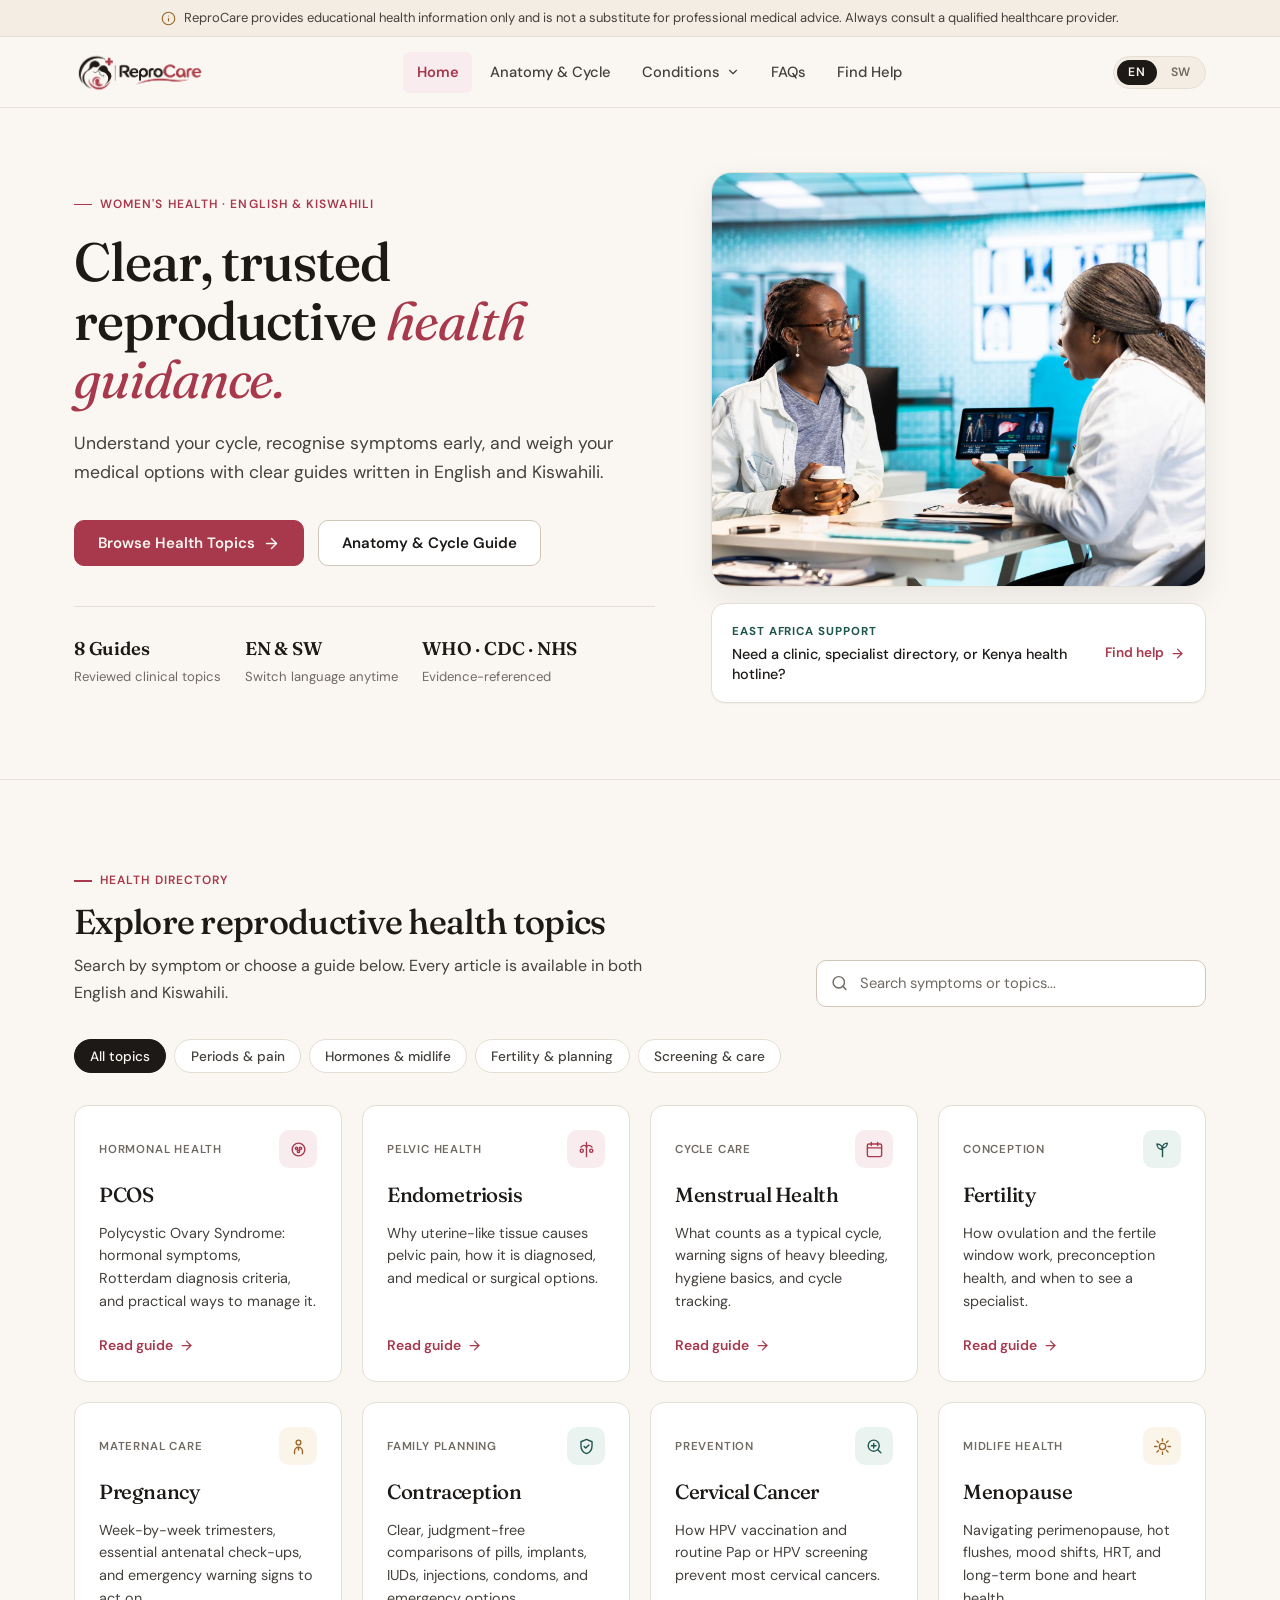
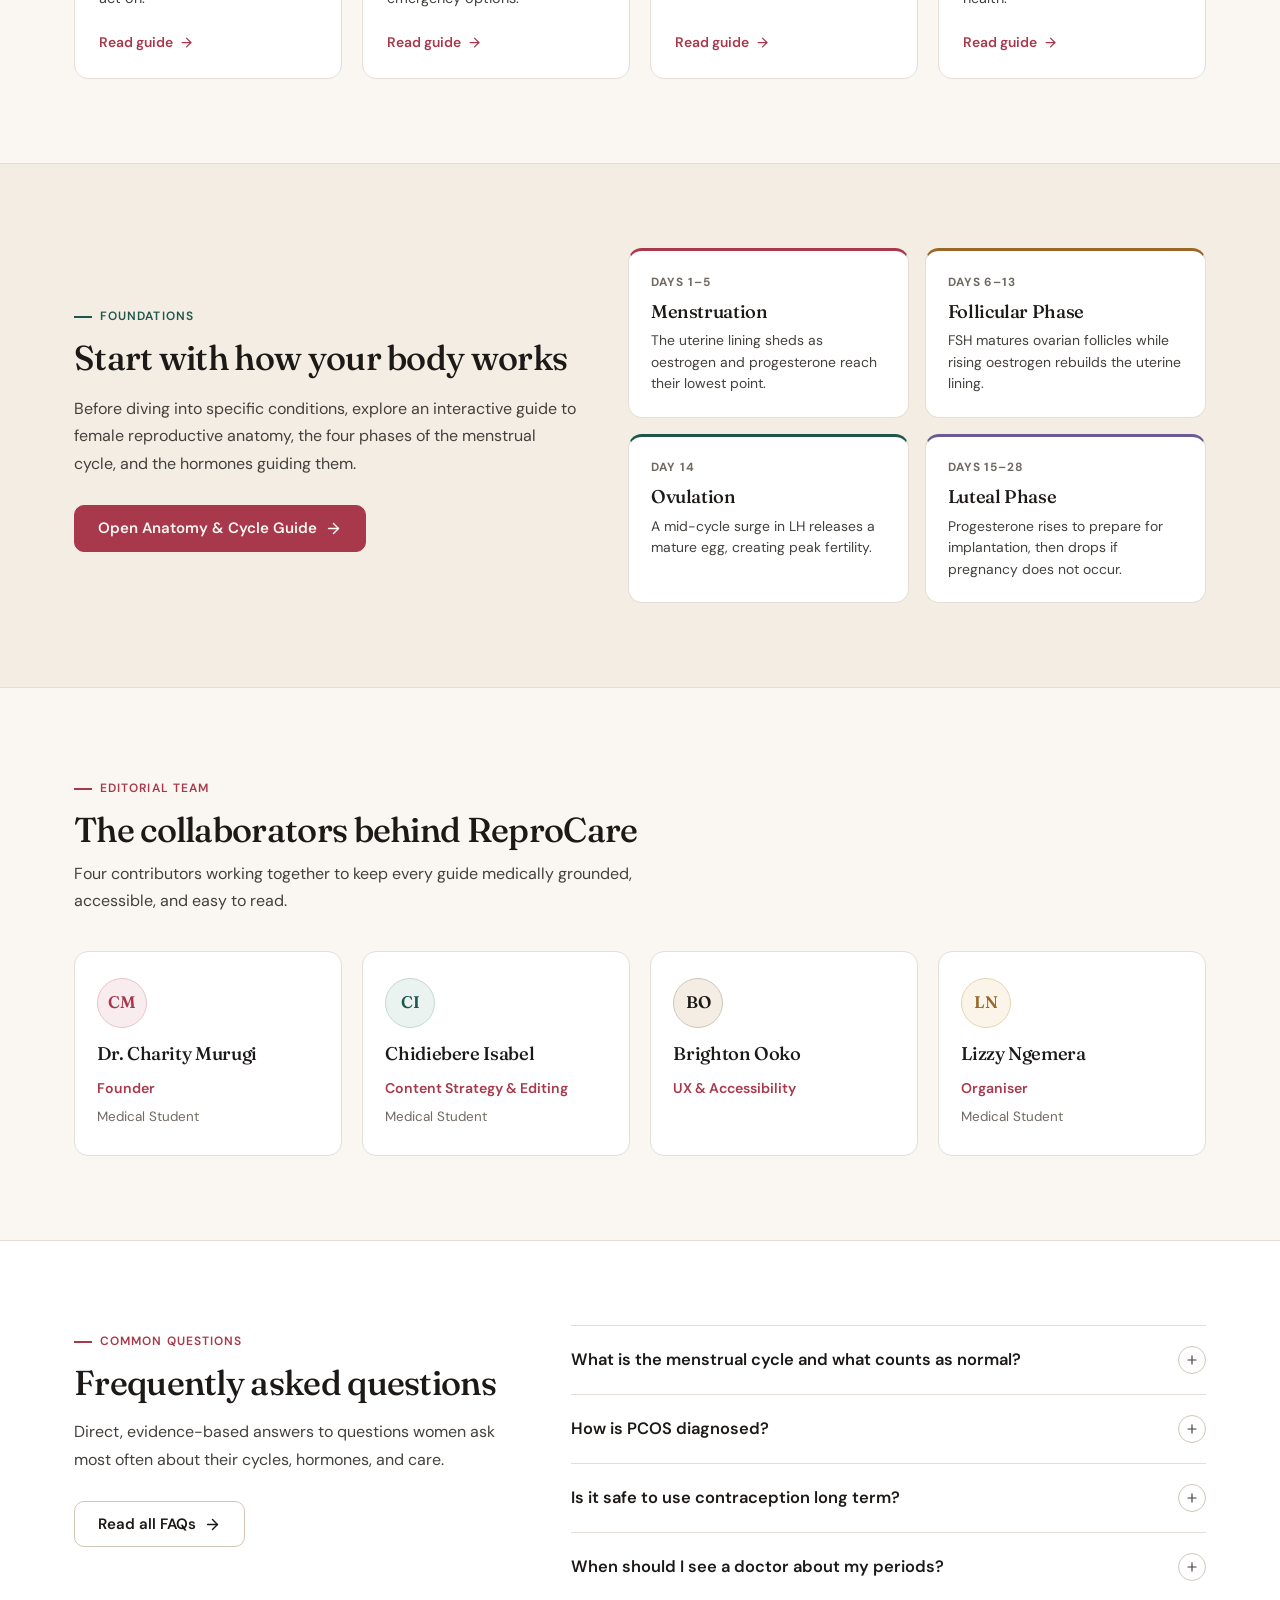
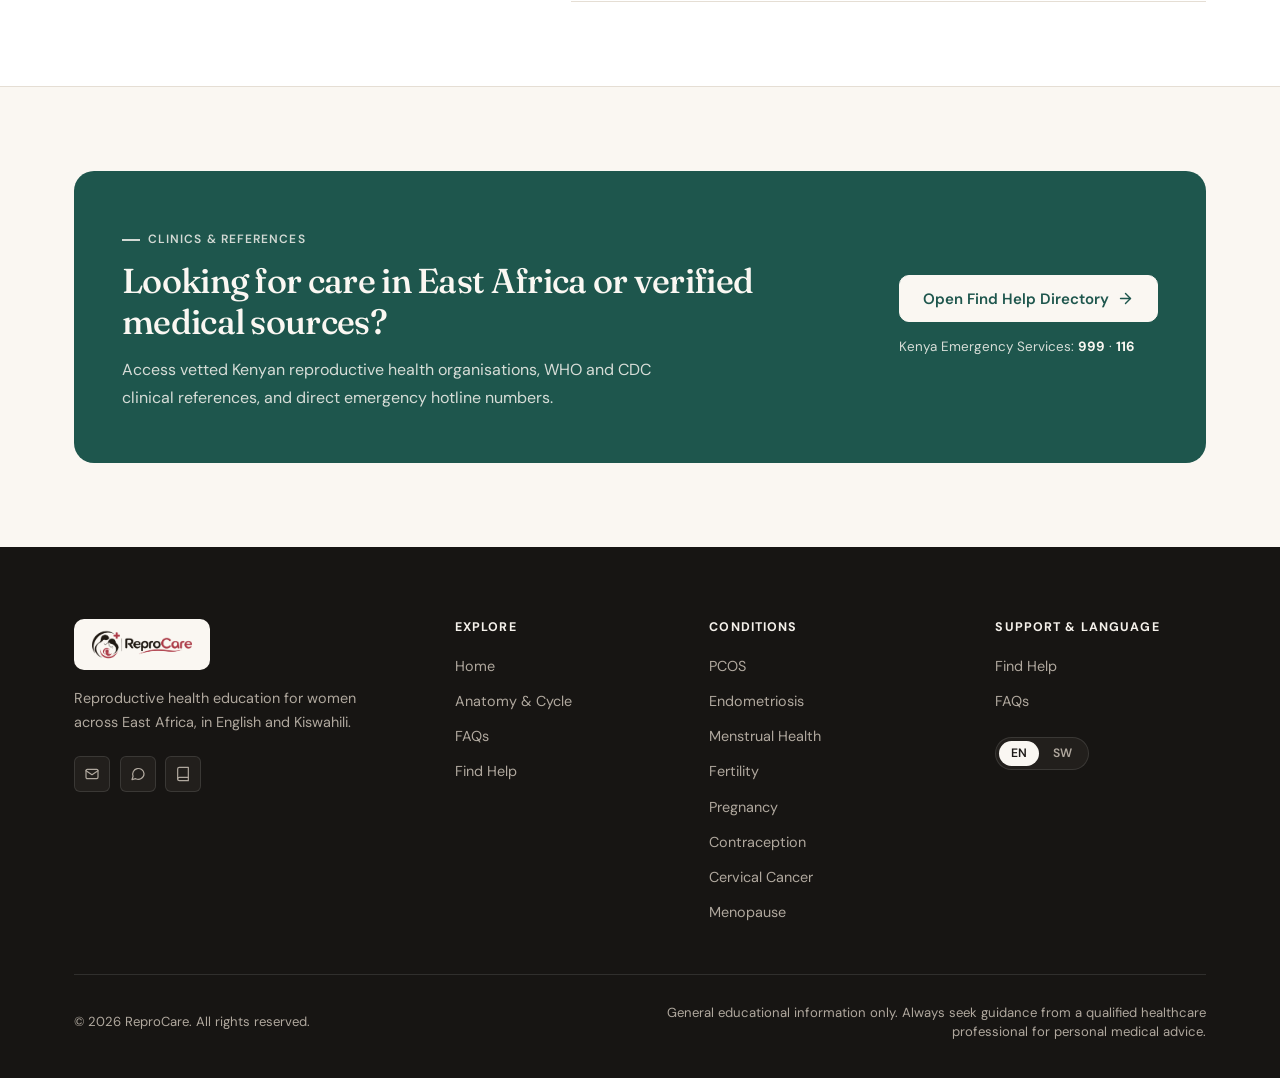
<file: index.html>
<!DOCTYPE html>
<html lang="en">

<head>
  <meta charset="UTF-8" />
  <meta name="viewport" content="width=device-width, initial-scale=1.0" />
  <title>ReproCare — Trusted Women's Reproductive Health Guide</title>
  <meta name="description"
    content="ReproCare offers clear, trusted reproductive health guidance for women in English and Kiswahili. Explore guides on PCOS, endometriosis, menstrual health, fertility, pregnancy, contraception, cervical cancer, and menopause." />
  <link rel="icon" type="image/png" href="assets/images/repro%20lg.png" />
  <link rel="apple-touch-icon" href="assets/images/repro%20lg.png" />
  <meta property="og:image" content="assets/images/repro%20lg.png" />
  <link rel="preconnect" href="https://fonts.googleapis.com" />
  <link rel="preconnect" href="https://fonts.gstatic.com" crossorigin />
  <link rel="stylesheet" href="css/styles.css" />
</head>

<body>
  <a href="#main-content" class="skip-link" data-i18n="skip_link">Skip to main content</a>

  <div class="notice-bar" role="note">
    <div class="container notice-bar-inner">
      <svg viewBox="0 0 24 24" fill="none" stroke="currentColor" stroke-width="1.8" stroke-linecap="round"
        stroke-linejoin="round" aria-hidden="true">
        <circle cx="12" cy="12" r="10" />
        <line x1="12" y1="16" x2="12" y2="12" />
        <line x1="12" y1="8" x2="12.01" y2="8" />
      </svg>
      <p data-i18n="disclaimer_text">ReproCare provides educational health information only and is not a substitute for
        professional medical advice. Always consult a qualified healthcare provider.</p>
    </div>
  </div>

  <header class="site-header" id="siteHeader">
    <div class="container nav-inner">
      <a href="index.html" class="brand-link" aria-label="ReproCare Home">
        <img src="assets/images/repro%20lg.png" alt="ReproCare" class="brand-logo" width="144" height="48" />
      </a>

      <nav aria-label="Main navigation">
        <ul class="nav-menu">
          <li class="nav-item"><a href="index.html" class="nav-link active" data-i18n="nav_home">Home</a></li>
          <li class="nav-item"><a href="reproductive-system.html" class="nav-link" data-i18n="nav_repro">Anatomy &amp;
              Cycle</a></li>
          <li class="nav-item has-dropdown">
            <a href="#conditions" class="nav-link dropdown-trigger" aria-expanded="false" aria-haspopup="true">
              <span data-i18n="nav_conditions">Conditions</span>
              <svg class="nav-chevron" viewBox="0 0 24 24" fill="none" stroke="currentColor" stroke-width="2"
                stroke-linecap="round" stroke-linejoin="round" aria-hidden="true">
                <polyline points="6 9 12 15 18 9" />
              </svg>
            </a>
            <div class="nav-dropdown">
              <div class="nav-dropdown-panel">
                <a href="conditions/pcos.html" class="dropdown-link">
                  <strong data-i18n="cond_pcos">PCOS</strong>
                  <span data-i18n="cond_pcos_short">Hormones, cysts &amp; cycle balance</span>
                </a>
                <a href="conditions/endometriosis.html" class="dropdown-link">
                  <strong data-i18n="cond_endo">Endometriosis</strong>
                  <span data-i18n="cond_endo_short">Pelvic pain &amp; treatment options</span>
                </a>
                <a href="conditions/menstrual-health.html" class="dropdown-link">
                  <strong data-i18n="cond_menstrual">Menstrual Health</strong>
                  <span data-i18n="cond_menstrual_short">Normal periods, care &amp; tracking</span>
                </a>
                <a href="conditions/fertility.html" class="dropdown-link">
                  <strong data-i18n="cond_fertility">Fertility</strong>
                  <span data-i18n="cond_fertility_short">Ovulation &amp; conception support</span>
                </a>
                <a href="conditions/pregnancy.html" class="dropdown-link">
                  <strong data-i18n="cond_pregnancy">Pregnancy</strong>
                  <span data-i18n="cond_pregnancy_short">Trimesters &amp; antenatal care</span>
                </a>
                <a href="conditions/contraception.html" class="dropdown-link">
                  <strong data-i18n="cond_contraception">Contraception</strong>
                  <span data-i18n="cond_contraception_short">Compare family planning methods</span>
                </a>
                <a href="conditions/cervical-cancer.html" class="dropdown-link">
                  <strong data-i18n="cond_cervical">Cervical Cancer</strong>
                  <span data-i18n="cond_cervical_short">HPV vaccination &amp; screening</span>
                </a>
                <a href="conditions/menopause.html" class="dropdown-link">
                  <strong data-i18n="cond_menopause">Menopause</strong>
                  <span data-i18n="cond_menopause_short">Perimenopause &amp; midlife health</span>
                </a>
              </div>
            </div>
          </li>
          <li class="nav-item"><a href="faqs.html" class="nav-link" data-i18n="nav_faqs">FAQs</a></li>
          <li class="nav-item"><a href="find-help.html" class="nav-link" data-i18n="nav_findhelp">Find Help</a></li>
        </ul>
      </nav>

      <div class="nav-actions">
        <div class="lang-switch" role="group" aria-label="Language selector">
          <button type="button" class="lang-btn active" data-lang="en" aria-pressed="true">EN</button>
          <button type="button" class="lang-btn" data-lang="sw" aria-pressed="false">SW</button>
        </div>
        <button type="button" class="menu-toggle" id="menuToggle" aria-label="Open navigation menu"
          aria-expanded="false" aria-controls="mobileDrawer">
          <span></span><span></span><span></span>
        </button>
      </div>
    </div>
  </header>

  <div class="mobile-drawer" id="mobileDrawer" aria-hidden="true">
    <nav class="mobile-drawer-panel" aria-label="Mobile navigation">
      <div class="mobile-drawer-brand">
        <a href="index.html" class="brand-link" aria-label="ReproCare Home">
          <img src="assets/images/repro%20lg.png" alt="ReproCare" class="brand-logo" width="128" height="43" />
        </a>
      </div>
      <div>
        <div class="mobile-group-label" data-i18n="mobile_menu_main">Navigate</div>
        <div class="mobile-nav-list">
          <a href="index.html" class="active" data-i18n="nav_home">Home</a>
          <a href="reproductive-system.html" data-i18n="nav_repro">Anatomy &amp; Cycle</a>
          <a href="faqs.html" data-i18n="nav_faqs">FAQs</a>
          <a href="find-help.html" data-i18n="nav_findhelp">Find Help</a>
        </div>
      </div>
      <div>
        <div class="mobile-group-label" data-i18n="mobile_menu_conditions">Health Topics</div>
        <div class="mobile-nav-list">
          <a href="conditions/pcos.html" data-i18n="cond_pcos">PCOS</a>
          <a href="conditions/endometriosis.html" data-i18n="cond_endo">Endometriosis</a>
          <a href="conditions/menstrual-health.html" data-i18n="cond_menstrual">Menstrual Health</a>
          <a href="conditions/fertility.html" data-i18n="cond_fertility">Fertility</a>
          <a href="conditions/pregnancy.html" data-i18n="cond_pregnancy">Pregnancy</a>
          <a href="conditions/contraception.html" data-i18n="cond_contraception">Contraception</a>
          <a href="conditions/cervical-cancer.html" data-i18n="cond_cervical">Cervical Cancer</a>
          <a href="conditions/menopause.html" data-i18n="cond_menopause">Menopause</a>
        </div>
      </div>
      <div>
        <div class="mobile-group-label" data-i18n="mobile_menu_lang">Language</div>
        <div class="lang-switch" role="group" aria-label="Language selector">
          <button type="button" class="lang-btn active" data-lang="en" aria-pressed="true">EN</button>
          <button type="button" class="lang-btn" data-lang="sw" aria-pressed="false">SW</button>
        </div>
      </div>
    </nav>
  </div>

  <main id="main-content">
    <section class="hero" aria-labelledby="heroHeading">
      <div class="container hero-grid">
        <div class="hero-copy">
          <span class="eyebrow" data-i18n="hero_eyebrow">Women's Health · English &amp; Kiswahili</span>
          <h1 id="heroHeading">
            <span data-i18n="hero_title_1">Clear, trusted reproductive </span>
            <em data-i18n="hero_title_em">health guidance.</em>
          </h1>
          <p class="hero-lead" data-i18n="hero_subtitle">
            Understand your cycle, recognise symptoms early, and weigh your medical options with clear guides
            written in English and Kiswahili.
          </p>
          <div class="hero-actions">
            <a href="#conditions" class="btn btn-primary">
              <span data-i18n="hero_cta1">Browse Health Topics</span>
              <svg viewBox="0 0 24 24" fill="none" stroke="currentColor" stroke-width="2" stroke-linecap="round"
                stroke-linejoin="round" aria-hidden="true">
                <line x1="5" y1="12" x2="19" y2="12" />
                <polyline points="12 5 19 12 12 19" />
              </svg>
            </a>
            <a href="reproductive-system.html" class="btn btn-secondary" data-i18n="hero_cta2">Anatomy &amp; Cycle
              Guide</a>
          </div>
          <div class="hero-meta" aria-label="Editorial highlights">
            <div class="hero-meta-item">
              <strong data-i18n="hero_meta_1_val">8 Guides</strong>
              <span data-i18n="hero_meta_1_lbl">Reviewed clinical topics</span>
            </div>
            <div class="hero-meta-item">
              <strong data-i18n="hero_meta_2_val">EN &amp; SW</strong>
              <span data-i18n="hero_meta_2_lbl">Switch language anytime</span>
            </div>
            <div class="hero-meta-item">
              <strong data-i18n="hero_meta_3_val">WHO · CDC · NHS</strong>
              <span data-i18n="hero_meta_3_lbl">Evidence-referenced</span>
            </div>
          </div>
        </div>

        <div class="hero-media">
          <div class="hero-photo-frame">
            <img src="assets/images/doctors_help.jpg"
              alt="A female clinician discussing reproductive health options with a patient in a bright consultation room" />
          </div>
          <div class="hero-note-card">
            <div>
              <small data-i18n="hero_card_label">East Africa Support</small>
              <p data-i18n="hero_card_title">Need a clinic, specialist directory, or Kenya health hotline?</p>
            </div>
            <a href="find-help.html" class="hero-note-link">
              <span data-i18n="hero_card_link">Find help</span>
              <svg viewBox="0 0 24 24" fill="none" stroke="currentColor" stroke-width="2" stroke-linecap="round"
                stroke-linejoin="round" aria-hidden="true">
                <line x1="5" y1="12" x2="19" y2="12" />
                <polyline points="12 5 19 12 12 19" />
              </svg>
            </a>
          </div>
        </div>
      </div>
    </section>

    <section class="section" id="conditions" aria-labelledby="conditionsHeading">
      <div class="container">
        <div class="section-top">
          <div class="section-heading">
            <span class="eyebrow" data-i18n="conditions_eyebrow">Health Directory</span>
            <h2 id="conditionsHeading" data-i18n="conditions_title">Explore reproductive health topics</h2>
            <p data-i18n="conditions_sub">Search by symptom or choose a guide below. Every article is available in both
              English and Kiswahili.</p>
          </div>
          <div class="search-field">
            <svg class="search-field-icon" viewBox="0 0 24 24" fill="none" stroke="currentColor" stroke-width="2"
              stroke-linecap="round" stroke-linejoin="round" aria-hidden="true">
              <circle cx="11" cy="11" r="8" />
              <line x1="21" y1="21" x2="16.65" y2="16.65" />
            </svg>
            <input type="search" id="topicSearch" class="search-input" data-i18n="search_placeholder"
              placeholder="Search symptoms or topics..." aria-label="Search health topics or symptoms" />
            <button type="button" id="topicSearchClear" class="search-clear" aria-label="Clear search">
              <svg viewBox="0 0 24 24" fill="none" stroke="currentColor" stroke-width="2.2" stroke-linecap="round"
                aria-hidden="true">
                <line x1="18" y1="6" x2="6" y2="18" />
                <line x1="6" y1="6" x2="18" y2="18" />
              </svg>
            </button>
          </div>
        </div>

        <div class="filter-bar" role="group" aria-label="Filter health topics by category">
          <button type="button" class="filter-chip active" data-topic-filter="all" aria-pressed="true"
            data-i18n="filter_all">All topics</button>
          <button type="button" class="filter-chip" data-topic-filter="cycle" aria-pressed="false"
            data-i18n="filter_cycle">Periods &amp; pain</button>
          <button type="button" class="filter-chip" data-topic-filter="hormones" aria-pressed="false"
            data-i18n="filter_hormones">Hormones &amp; midlife</button>
          <button type="button" class="filter-chip" data-topic-filter="family" aria-pressed="false"
            data-i18n="filter_family">Fertility &amp; planning</button>
          <button type="button" class="filter-chip" data-topic-filter="care" aria-pressed="false"
            data-i18n="filter_care">Screening &amp; care</button>
        </div>

        <div class="topics-grid" id="topicsGrid">
          <article class="topic-card reveal" data-category="hormones cycle"
            data-search="pcos polycystic ovary syndrome irregular periods hormones acne hair insulin weight fertility hedhi homoni">
            <div class="topic-card-top">
              <span class="topic-cat" data-i18n="cat_hormones">Hormonal health</span>
              <span class="topic-icon" aria-hidden="true">
                <svg viewBox="0 0 24 24" fill="none" stroke="currentColor" stroke-width="1.75" stroke-linecap="round"
                  stroke-linejoin="round">
                  <circle cx="12" cy="12" r="8" />
                  <circle cx="9.5" cy="10.5" r="1.5" />
                  <circle cx="14.5" cy="10.5" r="1.5" />
                  <circle cx="12" cy="14.5" r="1.5" />
                </svg>
              </span>
            </div>
            <h3 data-i18n="card_pcos_title">PCOS</h3>
            <p data-i18n="card_pcos_desc">Polycystic Ovary Syndrome: hormonal symptoms, Rotterdam diagnosis criteria,
              and practical ways to manage it.</p>
            <a href="conditions/pcos.html" class="card-link">
              <span data-i18n="read_guide">Read guide</span>
              <svg viewBox="0 0 24 24" fill="none" stroke="currentColor" stroke-width="2" stroke-linecap="round"
                stroke-linejoin="round" aria-hidden="true">
                <line x1="5" y1="12" x2="19" y2="12" />
                <polyline points="12 5 19 12 12 19" />
              </svg>
            </a>
          </article>

          <article class="topic-card reveal" data-category="cycle"
            data-search="endometriosis uterus pelvic pain cramps heavy periods fertility laparoscopy maumivu nyonga">
            <div class="topic-card-top">
              <span class="topic-cat" data-i18n="cat_pelvic">Pelvic health</span>
              <span class="topic-icon" aria-hidden="true">
                <svg viewBox="0 0 24 24" fill="none" stroke="currentColor" stroke-width="1.75" stroke-linecap="round"
                  stroke-linejoin="round">
                  <path d="M12 3v18" />
                  <path d="M5 9c2.5-3 5.5-3 7 0 1.5-3 4.5-3 7 0" />
                  <circle cx="6" cy="13.5" r="2" />
                  <circle cx="18" cy="13.5" r="2" />
                </svg>
              </span>
            </div>
            <h3 data-i18n="card_endo_title">Endometriosis</h3>
            <p data-i18n="card_endo_desc">Why uterine-like tissue causes pelvic pain, how it is diagnosed, and medical
              or surgical options.</p>
            <a href="conditions/endometriosis.html" class="card-link">
              <span data-i18n="read_guide">Read guide</span>
              <svg viewBox="0 0 24 24" fill="none" stroke="currentColor" stroke-width="2" stroke-linecap="round"
                stroke-linejoin="round" aria-hidden="true">
                <line x1="5" y1="12" x2="19" y2="12" />
                <polyline points="12 5 19 12 12 19" />
              </svg>
            </a>
          </article>

          <article class="topic-card reveal" data-category="cycle"
            data-search="menstrual health periods cycle cramps heavy bleeding hygiene tracking spotting pads tampons hedhi usafi">
            <div class="topic-card-top">
              <span class="topic-cat" data-i18n="cat_cycle">Cycle care</span>
              <span class="topic-icon" aria-hidden="true">
                <svg viewBox="0 0 24 24" fill="none" stroke="currentColor" stroke-width="1.75" stroke-linecap="round"
                  stroke-linejoin="round">
                  <rect x="3" y="5" width="18" height="16" rx="2" />
                  <line x1="16" y1="3" x2="16" y2="7" />
                  <line x1="8" y1="3" x2="8" y2="7" />
                  <line x1="3" y1="10" x2="21" y2="10" />
                </svg>
              </span>
            </div>
            <h3 data-i18n="card_menstrual_title">Menstrual Health</h3>
            <p data-i18n="card_menstrual_desc">What counts as a typical cycle, warning signs of heavy bleeding, hygiene
              basics, and cycle tracking.</p>
            <a href="conditions/menstrual-health.html" class="card-link">
              <span data-i18n="read_guide">Read guide</span>
              <svg viewBox="0 0 24 24" fill="none" stroke="currentColor" stroke-width="2" stroke-linecap="round"
                stroke-linejoin="round" aria-hidden="true">
                <line x1="5" y1="12" x2="19" y2="12" />
                <polyline points="12 5 19 12 12 19" />
              </svg>
            </a>
          </article>

          <article class="topic-card reveal" data-category="family"
            data-search="fertility ovulation conceive fertile window trying infertility ivf iui folic acid uzazi rutuba">
            <div class="topic-card-top">
              <span class="topic-cat" data-i18n="cat_conception">Conception</span>
              <span class="topic-icon sage" aria-hidden="true">
                <svg viewBox="0 0 24 24" fill="none" stroke="currentColor" stroke-width="1.75" stroke-linecap="round"
                  stroke-linejoin="round">
                  <path d="M12 21V9" />
                  <path d="M12 12c0-4-3-7-7-7 0 4 3 7 7 7Z" />
                  <path d="M12 10c0-3.5 2.5-6 6-6 0 3.5-2.5 6-6 6Z" />
                </svg>
              </span>
            </div>
            <h3 data-i18n="card_fertility_title">Fertility</h3>
            <p data-i18n="card_fertility_desc">How ovulation and the fertile window work, preconception health, and when
              to see a specialist.</p>
            <a href="conditions/fertility.html" class="card-link">
              <span data-i18n="read_guide">Read guide</span>
              <svg viewBox="0 0 24 24" fill="none" stroke="currentColor" stroke-width="2" stroke-linecap="round"
                stroke-linejoin="round" aria-hidden="true">
                <line x1="5" y1="12" x2="19" y2="12" />
                <polyline points="12 5 19 12 12 19" />
              </svg>
            </a>
          </article>

          <article class="topic-card reveal" data-category="family care"
            data-search="pregnancy prenatal antenatal trimester baby maternal preeclampsia warning signs clinic ujauzito mimba">
            <div class="topic-card-top">
              <span class="topic-cat" data-i18n="cat_maternal">Maternal care</span>
              <span class="topic-icon ochre" aria-hidden="true">
                <svg viewBox="0 0 24 24" fill="none" stroke="currentColor" stroke-width="1.75" stroke-linecap="round"
                  stroke-linejoin="round">
                  <circle cx="12" cy="7" r="3" />
                  <path d="M7 21v-3a5 5 0 0 1 10 0v3" />
                  <path d="M12 13.5v3" />
                </svg>
              </span>
            </div>
            <h3 data-i18n="card_pregnancy_title">Pregnancy</h3>
            <p data-i18n="card_pregnancy_desc">Week-by-week trimesters, essential antenatal check-ups, and emergency
              warning signs to act on.</p>
            <a href="conditions/pregnancy.html" class="card-link">
              <span data-i18n="read_guide">Read guide</span>
              <svg viewBox="0 0 24 24" fill="none" stroke="currentColor" stroke-width="2" stroke-linecap="round"
                stroke-linejoin="round" aria-hidden="true">
                <line x1="5" y1="12" x2="19" y2="12" />
                <polyline points="12 5 19 12 12 19" />
              </svg>
            </a>
          </article>

          <article class="topic-card reveal" data-category="family"
            data-search="contraception birth control pill condom implant injection iud copper coil morning after family planning uzazi wa mpango">
            <div class="topic-card-top">
              <span class="topic-cat" data-i18n="cat_planning">Family planning</span>
              <span class="topic-icon sage" aria-hidden="true">
                <svg viewBox="0 0 24 24" fill="none" stroke="currentColor" stroke-width="1.75" stroke-linecap="round"
                  stroke-linejoin="round">
                  <path d="M12 3l7 3v5c0 5-3.2 8.7-7 10-3.8-1.3-7-5-7-10V6l7-3Z" />
                  <polyline points="9 12 11 14 15 10" />
                </svg>
              </span>
            </div>
            <h3 data-i18n="card_contraception_title">Contraception</h3>
            <p data-i18n="card_contraception_desc">Clear, judgment-free comparisons of pills, implants, IUDs,
              injections, condoms, and emergency options.</p>
            <a href="conditions/contraception.html" class="card-link">
              <span data-i18n="read_guide">Read guide</span>
              <svg viewBox="0 0 24 24" fill="none" stroke="currentColor" stroke-width="2" stroke-linecap="round"
                stroke-linejoin="round" aria-hidden="true">
                <line x1="5" y1="12" x2="19" y2="12" />
                <polyline points="12 5 19 12 12 19" />
              </svg>
            </a>
          </article>

          <article class="topic-card reveal" data-category="care"
            data-search="cervical cancer hpv vaccine vaccination pap smear screening prevention bleeding saratani mlango wa kizazi">
            <div class="topic-card-top">
              <span class="topic-cat" data-i18n="cat_prevention">Prevention</span>
              <span class="topic-icon sage" aria-hidden="true">
                <svg viewBox="0 0 24 24" fill="none" stroke="currentColor" stroke-width="1.75" stroke-linecap="round"
                  stroke-linejoin="round">
                  <circle cx="11" cy="11" r="7" />
                  <path d="M11 8v6M8 11h6" />
                  <line x1="20" y1="20" x2="16.2" y2="16.2" />
                </svg>
              </span>
            </div>
            <h3 data-i18n="card_cervical_title">Cervical Cancer</h3>
            <p data-i18n="card_cervical_desc">How HPV vaccination and routine Pap or HPV screening prevent most cervical
              cancers.</p>
            <a href="conditions/cervical-cancer.html" class="card-link">
              <span data-i18n="read_guide">Read guide</span>
              <svg viewBox="0 0 24 24" fill="none" stroke="currentColor" stroke-width="2" stroke-linecap="round"
                stroke-linejoin="round" aria-hidden="true">
                <line x1="5" y1="12" x2="19" y2="12" />
                <polyline points="12 5 19 12 12 19" />
              </svg>
            </a>
          </article>

          <article class="topic-card reveal" data-category="hormones care"
            data-search="menopause perimenopause hot flashes night sweats hrt hormones midlife dryness kukoma hedhi">
            <div class="topic-card-top">
              <span class="topic-cat" data-i18n="cat_midlife">Midlife health</span>
              <span class="topic-icon ochre" aria-hidden="true">
                <svg viewBox="0 0 24 24" fill="none" stroke="currentColor" stroke-width="1.75" stroke-linecap="round"
                  stroke-linejoin="round">
                  <circle cx="12" cy="12" r="4" />
                  <path d="M12 2v3M12 19v3M4.9 4.9l2.1 2.1M17 17l2.1 2.1M2 12h3M19 12h3M4.9 19.1L7 17M17 7l2.1-2.1" />
                </svg>
              </span>
            </div>
            <h3 data-i18n="card_menopause_title">Menopause</h3>
            <p data-i18n="card_menopause_desc">Navigating perimenopause, hot flushes, mood shifts, HRT, and long-term
              bone and heart health.</p>
            <a href="conditions/menopause.html" class="card-link">
              <span data-i18n="read_guide">Read guide</span>
              <svg viewBox="0 0 24 24" fill="none" stroke="currentColor" stroke-width="2" stroke-linecap="round"
                stroke-linejoin="round" aria-hidden="true">
                <line x1="5" y1="12" x2="19" y2="12" />
                <polyline points="12 5 19 12 12 19" />
              </svg>
            </a>
          </article>
        </div>

        <div class="empty-state" id="noResults" role="status" aria-live="polite">
          <p data-i18n="no_results">No matching health topics found. Try clearing your search or selecting another
            category.</p>
        </div>
      </div>
    </section>

    <section class="section section-alt" aria-labelledby="spotlightHeading">
      <div class="container spotlight-grid">
        <div class="spotlight-copy">
          <span class="eyebrow eyebrow-sage" data-i18n="spotlight_eyebrow">Foundations</span>
          <h2 id="spotlightHeading" data-i18n="spotlight_title">Start with how your body works</h2>
          <p data-i18n="spotlight_desc">
            Before diving into specific conditions, explore an interactive guide to female reproductive anatomy, the
            four phases of the menstrual cycle, and the hormones guiding them.
          </p>
          <a href="reproductive-system.html" class="btn btn-primary">
            <span data-i18n="spotlight_cta">Open Anatomy &amp; Cycle Guide</span>
            <svg viewBox="0 0 24 24" fill="none" stroke="currentColor" stroke-width="2" stroke-linecap="round"
              stroke-linejoin="round" aria-hidden="true">
              <line x1="5" y1="12" x2="19" y2="12" />
              <polyline points="12 5 19 12 12 19" />
            </svg>
          </a>
        </div>

        <div class="phase-strip">
          <div class="phase-tile">
            <span class="phase-days" data-i18n="phase_1_days">Days 1–5</span>
            <h3 data-i18n="phase_1_title">Menstruation</h3>
            <p data-i18n="phase_1_desc">The uterine lining sheds as oestrogen and progesterone reach their lowest point.
            </p>
          </div>
          <div class="phase-tile p-follicular">
            <span class="phase-days" data-i18n="phase_2_days">Days 6–13</span>
            <h3 data-i18n="phase_2_title">Follicular Phase</h3>
            <p data-i18n="phase_2_desc">FSH matures ovarian follicles while rising oestrogen rebuilds the uterine
              lining.</p>
          </div>
          <div class="phase-tile p-ovulation">
            <span class="phase-days" data-i18n="phase_3_days">Day 14</span>
            <h3 data-i18n="phase_3_title">Ovulation</h3>
            <p data-i18n="phase_3_desc">A mid-cycle surge in LH releases a mature egg, creating peak fertility.</p>
          </div>
          <div class="phase-tile p-luteal">
            <span class="phase-days" data-i18n="phase_4_days">Days 15–28</span>
            <h3 data-i18n="phase_4_title">Luteal Phase</h3>
            <p data-i18n="phase_4_desc">Progesterone rises to prepare for implantation, then drops if pregnancy does not
              occur.</p>
          </div>
        </div>
      </div>
    </section>

    <section class="section" aria-labelledby="teamHeading">
      <div class="container">
        <div class="section-heading">
          <span class="eyebrow" data-i18n="team_eyebrow">Editorial Team</span>
          <h2 id="teamHeading" data-i18n="team_title">The collaborators behind ReproCare</h2>
          <p data-i18n="team_sub">Four contributors working together to keep every guide medically grounded, accessible,
            and easy to read.</p>
        </div>

        <div class="team-grid">
          <article class="member-card reveal">
            <div class="member-monogram" aria-hidden="true">CM</div>
            <h3>Dr. Charity Murugi</h3>
            <p class="member-role" data-i18n="role_founder">Founder</p>
            <p class="member-cred" data-i18n="role_med_student">Medical Student</p>
          </article>

          <article class="member-card reveal">
            <div class="member-monogram sage" aria-hidden="true">CI</div>
            <h3>Chidiebere Isabel</h3>
            <p class="member-role" data-i18n="role_content">Content Strategy &amp; Editing</p>
            <p class="member-cred" data-i18n="role_med_student">Medical Student</p>
          </article>

          <article class="member-card reveal">
            <div class="member-monogram stone" aria-hidden="true">BO</div>
            <h3>Brighton Ooko</h3>
            <p class="member-role" data-i18n="role_ux">UX &amp; Accessibility</p>
          </article>

          <article class="member-card reveal">
            <div class="member-monogram ochre" aria-hidden="true">LN</div>
            <h3>Lizzy Ngemera</h3>
            <p class="member-role" data-i18n="role_organiser">Organiser</p>
            <p class="member-cred" data-i18n="role_med_student">Medical Student</p>
          </article>
        </div>
      </div>
    </section>

    <section class="section section-surface" aria-labelledby="faqHeading">
      <div class="container faq-split">
        <div class="faq-intro">
          <span class="eyebrow" data-i18n="faq_eyebrow">Common Questions</span>
          <h2 id="faqHeading" data-i18n="faq_title">Frequently asked questions</h2>
          <p data-i18n="faq_sub">Direct, evidence-based answers to questions women ask most often about their cycles,
            hormones, and care.</p>
          <a href="faqs.html" class="btn btn-secondary">
            <span data-i18n="view_all_faqs">Read all FAQs</span>
            <svg viewBox="0 0 24 24" fill="none" stroke="currentColor" stroke-width="2" stroke-linecap="round"
              stroke-linejoin="round" aria-hidden="true">
              <line x1="5" y1="12" x2="19" y2="12" />
              <polyline points="12 5 19 12 12 19" />
            </svg>
          </a>
        </div>

        <div class="accordion" id="homeFaq">
          <div class="accordion-item">
            <button type="button" class="accordion-trigger" aria-expanded="false">
              <span class="en-text">What is the menstrual cycle and what counts as normal?</span>
              <span class="sw-text" style="display:none;">Mzunguko wa hedhi ni nini na upi ni wa kawaida?</span>
              <span class="accordion-icon" aria-hidden="true">
                <svg viewBox="0 0 24 24" fill="none" stroke="currentColor" stroke-width="2" stroke-linecap="round">
                  <line x1="12" y1="5" x2="12" y2="19" />
                  <line x1="5" y1="12" x2="19" y2="12" />
                </svg>
              </span>
            </button>
            <div class="accordion-body">
              <div class="accordion-body-inner">
                <p class="en-text">A typical menstrual cycle lasts between 21 and 35 days, with periods lasting 2 to 7
                  days. Flow varies from person to person. Speak with a healthcare provider if your cycle regularly
                  falls outside this window, or if you have very heavy bleeding or severe pain.</p>
                <p class="sw-text" style="display:none;">Mzunguko wa kawaida wa hedhi ni kati ya siku 21 na 35, na hedhi
                  hudumu siku 2 hadi 7. Kiasi cha damu hutofautiana kati ya wanawake. Wasiliana na mtaalamu wa afya
                  ikiwa mzunguko wako unatoka nje ya kipindi hiki mara kwa mara, au una damu nyingi sana au maumivu
                  makali.</p>
              </div>
            </div>
          </div>

          <div class="accordion-item">
            <button type="button" class="accordion-trigger" aria-expanded="false">
              <span class="en-text">How is PCOS diagnosed?</span>
              <span class="sw-text" style="display:none;">PCOS inatambuliwaje na daktari?</span>
              <span class="accordion-icon" aria-hidden="true">
                <svg viewBox="0 0 24 24" fill="none" stroke="currentColor" stroke-width="2" stroke-linecap="round">
                  <line x1="12" y1="5" x2="12" y2="19" />
                  <line x1="5" y1="12" x2="19" y2="12" />
                </svg>
              </span>
            </button>
            <div class="accordion-body">
              <div class="accordion-body-inner">
                <p class="en-text">Clinicians diagnose PCOS using a combination of symptom history, hormone blood tests,
                  and sometimes a pelvic ultrasound. Common signs include irregular periods, acne, excess facial or body
                  hair, and metabolic changes. Read our <a href="conditions/pcos.html">PCOS guide</a> for details.</p>
                <p class="sw-text" style="display:none;">Madaktari hutambua PCOS kwa kuchanganya historia ya dalili,
                  vipimo vya damu vya homoni, na wakati mwingine ultrasound. Dalili za kawaida ni hedhi zisizo za
                  kawaida, chunusi, nywele nyingi mwilini, na mabadiliko ya uzito. Soma <a
                    href="conditions/pcos.html">mwongozo wetu wa PCOS</a> kwa undani.</p>
              </div>
            </div>
          </div>

          <div class="accordion-item">
            <button type="button" class="accordion-trigger" aria-expanded="false">
              <span class="en-text">Is it safe to use contraception long term?</span>
              <span class="sw-text" style="display:none;">Je, ni salama kutumia uzazi wa mpango kwa muda mrefu?</span>
              <span class="accordion-icon" aria-hidden="true">
                <svg viewBox="0 0 24 24" fill="none" stroke="currentColor" stroke-width="2" stroke-linecap="round">
                  <line x1="12" y1="5" x2="12" y2="19" />
                  <line x1="5" y1="12" x2="19" y2="12" />
                </svg>
              </span>
            </button>
            <div class="accordion-body">
              <div class="accordion-body-inner">
                <p class="en-text">Most contraceptive methods are safe for long-term use and do not harm future
                  fertility. The best fit depends on your medical history, age, and family plans. Compare methods in our
                  <a href="conditions/contraception.html">Contraception guide</a>.
                </p>
                <p class="sw-text" style="display:none;">Njia nyingi za uzazi wa mpango ni salama kwa matumizi ya muda
                  mrefu na haziharibu uwezo wa kupata mimba baadaye. Chaguo bora linategemea afya yako, umri, na mipango
                  ya familia. Linganisha njia kwenye <a href="conditions/contraception.html">mwongozo wa Uzazi wa
                    Mpango</a>.</p>
              </div>
            </div>
          </div>

          <div class="accordion-item">
            <button type="button" class="accordion-trigger" aria-expanded="false">
              <span class="en-text">When should I see a doctor about my periods?</span>
              <span class="sw-text" style="display:none;">Nimuone daktari lini kuhusu hedhi yangu?</span>
              <span class="accordion-icon" aria-hidden="true">
                <svg viewBox="0 0 24 24" fill="none" stroke="currentColor" stroke-width="2" stroke-linecap="round">
                  <line x1="12" y1="5" x2="12" y2="19" />
                  <line x1="5" y1="12" x2="19" y2="12" />
                </svg>
              </span>
            </button>
            <div class="accordion-body">
              <div class="accordion-body-inner">
                <p class="en-text">Seek medical review if you soak through a pad or tampon every hour, bleed for more
                  than 7 days, miss periods for 3 or more months without being pregnant, bleed between cycles, or have
                  pain that disrupts daily life.</p>
                <p class="sw-text" style="display:none;">Muone daktari ikiwa unalowesha pedi au tampon kila saa, hedhi
                  inadumu zaidi ya siku 7, unakosa hedhi kwa miezi 3 au zaidi bila ujauzito, unatokwa damu kati ya
                  hedhi, au una maumivu yanayozuia shughuli zako.</p>
              </div>
            </div>
          </div>
        </div>
      </div>
    </section>

    <section class="section" aria-labelledby="supportHeading">
      <div class="container">
        <div class="support-card">
          <div>
            <span class="eyebrow eyebrow-light" data-i18n="support_eyebrow">Clinics &amp; References</span>
            <h2 id="supportHeading" data-i18n="support_title">Looking for care in East Africa or verified medical
              sources?</h2>
            <p data-i18n="support_desc">Access vetted Kenyan reproductive health organisations, WHO and CDC clinical
              references, and direct emergency hotline numbers.</p>
          </div>
          <div class="support-actions">
            <a href="find-help.html" class="btn btn-light">
              <span data-i18n="support_cta">Open Find Help Directory</span>
              <svg viewBox="0 0 24 24" fill="none" stroke="currentColor" stroke-width="2" stroke-linecap="round"
                stroke-linejoin="round" aria-hidden="true">
                <line x1="5" y1="12" x2="19" y2="12" />
                <polyline points="12 5 19 12 12 19" />
              </svg>
            </a>
            <p class="support-hotline">
              <span data-i18n="support_hotline_label">Kenya Emergency Services:</span>
              <a href="tel:999"><strong>999</strong></a> · <a href="tel:116"><strong>116</strong></a>
            </p>
          </div>
        </div>
      </div>
    </section>
  </main>

  <footer class="site-footer" role="contentinfo">
    <div class="container">
      <div class="footer-grid">
        <div class="footer-brand">
          <a href="index.html" class="brand-link footer-logo-wrap" aria-label="ReproCare Home">
            <img src="assets/images/repro%20lg.png" alt="ReproCare" class="brand-logo footer-logo" width="144" height="48" />
          </a>
          <p data-i18n="footer_desc">Reproductive health education for women across East Africa, in
            English and Kiswahili.</p>
          <div class="social-row" aria-label="Social media">
            <a href="find-help.html#contact" class="social-btn" aria-label="Email ReproCare">
              <svg viewBox="0 0 24 24" fill="none" stroke="currentColor" stroke-width="1.8" stroke-linecap="round"
                stroke-linejoin="round">
                <rect x="3" y="5" width="18" height="14" rx="2" />
                <polyline points="3 7 12 13 21 7" />
              </svg>
            </a>
            <a href="find-help.html#contact" class="social-btn" aria-label="WhatsApp support">
              <svg viewBox="0 0 24 24" fill="none" stroke="currentColor" stroke-width="1.8" stroke-linecap="round"
                stroke-linejoin="round">
                <path d="M21 11.5a8.5 8.5 0 0 1-12.5 7.5L3 20.5l1.6-5.2A8.5 8.5 0 1 1 21 11.5Z" />
              </svg>
            </a>
            <a href="find-help.html#references" class="social-btn" aria-label="Clinical references">
              <svg viewBox="0 0 24 24" fill="none" stroke="currentColor" stroke-width="1.8" stroke-linecap="round"
                stroke-linejoin="round">
                <path d="M4 19.5A2.5 2.5 0 0 1 6.5 17H20" />
                <path d="M6.5 2H20v20H6.5A2.5 2.5 0 0 1 4 19.5v-15A2.5 2.5 0 0 1 6.5 2Z" />
              </svg>
            </a>
          </div>
        </div>

        <div class="footer-col">
          <h4 data-i18n="footer_explore">Explore</h4>
          <ul>
            <li><a href="index.html" data-i18n="nav_home">Home</a></li>
            <li><a href="reproductive-system.html" data-i18n="nav_repro">Anatomy &amp; Cycle</a></li>
            <li><a href="faqs.html" data-i18n="nav_faqs">FAQs</a></li>
            <li><a href="find-help.html" data-i18n="nav_findhelp">Find Help</a></li>
          </ul>
        </div>

        <div class="footer-col">
          <h4 data-i18n="footer_conditions">Conditions</h4>
          <ul>
            <li><a href="conditions/pcos.html" data-i18n="cond_pcos">PCOS</a></li>
            <li><a href="conditions/endometriosis.html" data-i18n="cond_endo">Endometriosis</a></li>
            <li><a href="conditions/menstrual-health.html" data-i18n="cond_menstrual">Menstrual Health</a></li>
            <li><a href="conditions/fertility.html" data-i18n="cond_fertility">Fertility</a></li>
            <li><a href="conditions/pregnancy.html" data-i18n="cond_pregnancy">Pregnancy</a></li>
            <li><a href="conditions/contraception.html" data-i18n="cond_contraception">Contraception</a></li>
            <li><a href="conditions/cervical-cancer.html" data-i18n="cond_cervical">Cervical Cancer</a></li>
            <li><a href="conditions/menopause.html" data-i18n="cond_menopause">Menopause</a></li>
          </ul>
        </div>

        <div class="footer-col">
          <h4 data-i18n="footer_support">Support &amp; Language</h4>
          <ul>
            <li><a href="find-help.html#emergency" data-i18n="nav_findhelp">Find Help</a></li>
            <li><a href="faqs.html" data-i18n="nav_faqs">FAQs</a></li>
          </ul>
          <div class="footer-lang">
            <div class="lang-switch" role="group" aria-label="Language selector">
              <button type="button" class="lang-btn active" data-lang="en" aria-pressed="true">EN</button>
              <button type="button" class="lang-btn" data-lang="sw" aria-pressed="false">SW</button>
            </div>
          </div>
        </div>
      </div>

      <div class="footer-bottom">
        <p data-i18n="footer_copy">© 2026 ReproCare. All rights reserved.</p>
        <p class="footer-disclaimer" data-i18n="footer_disclaimer">General educational information only. Always seek
          guidance from a qualified healthcare professional for personal medical advice.</p>
      </div>
    </div>
  </footer>

  <script src="js/i18n.js"></script>
  <script src="js/main.js"></script>
</body>

</html>
</file>
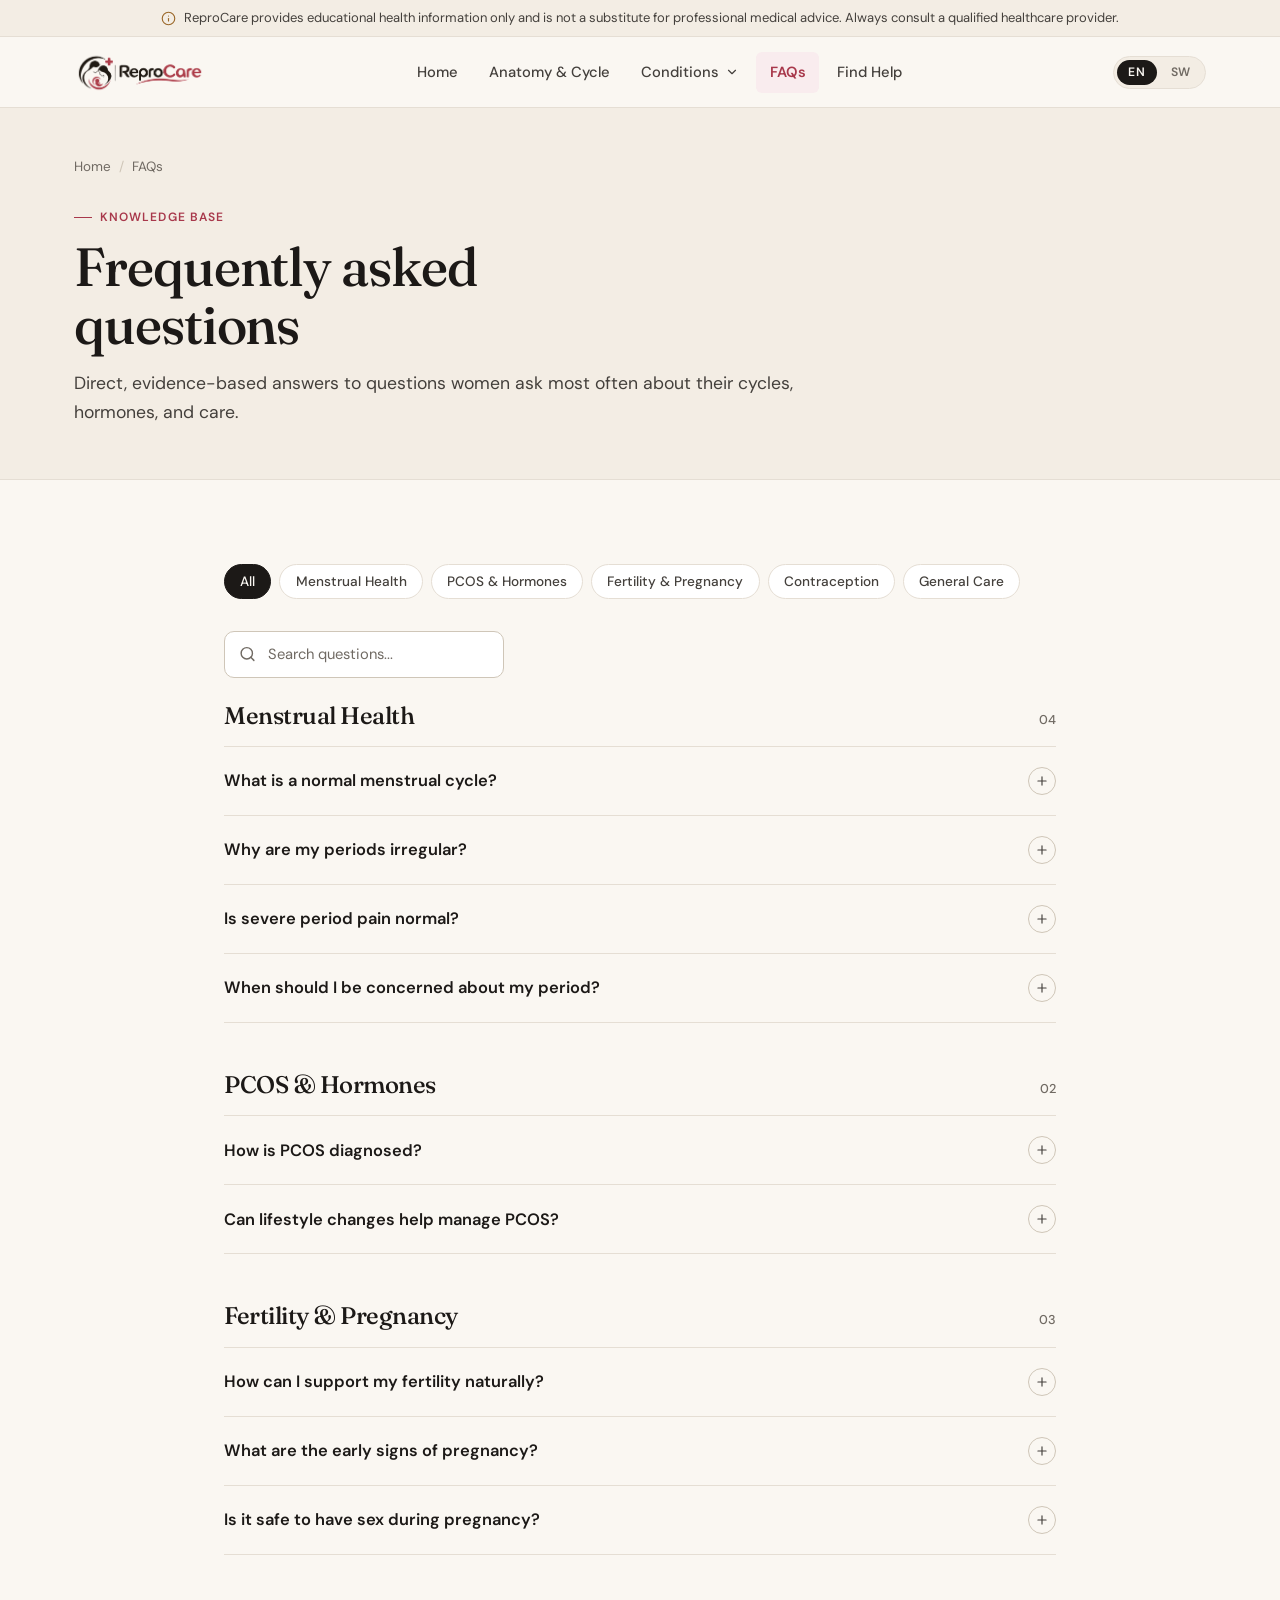
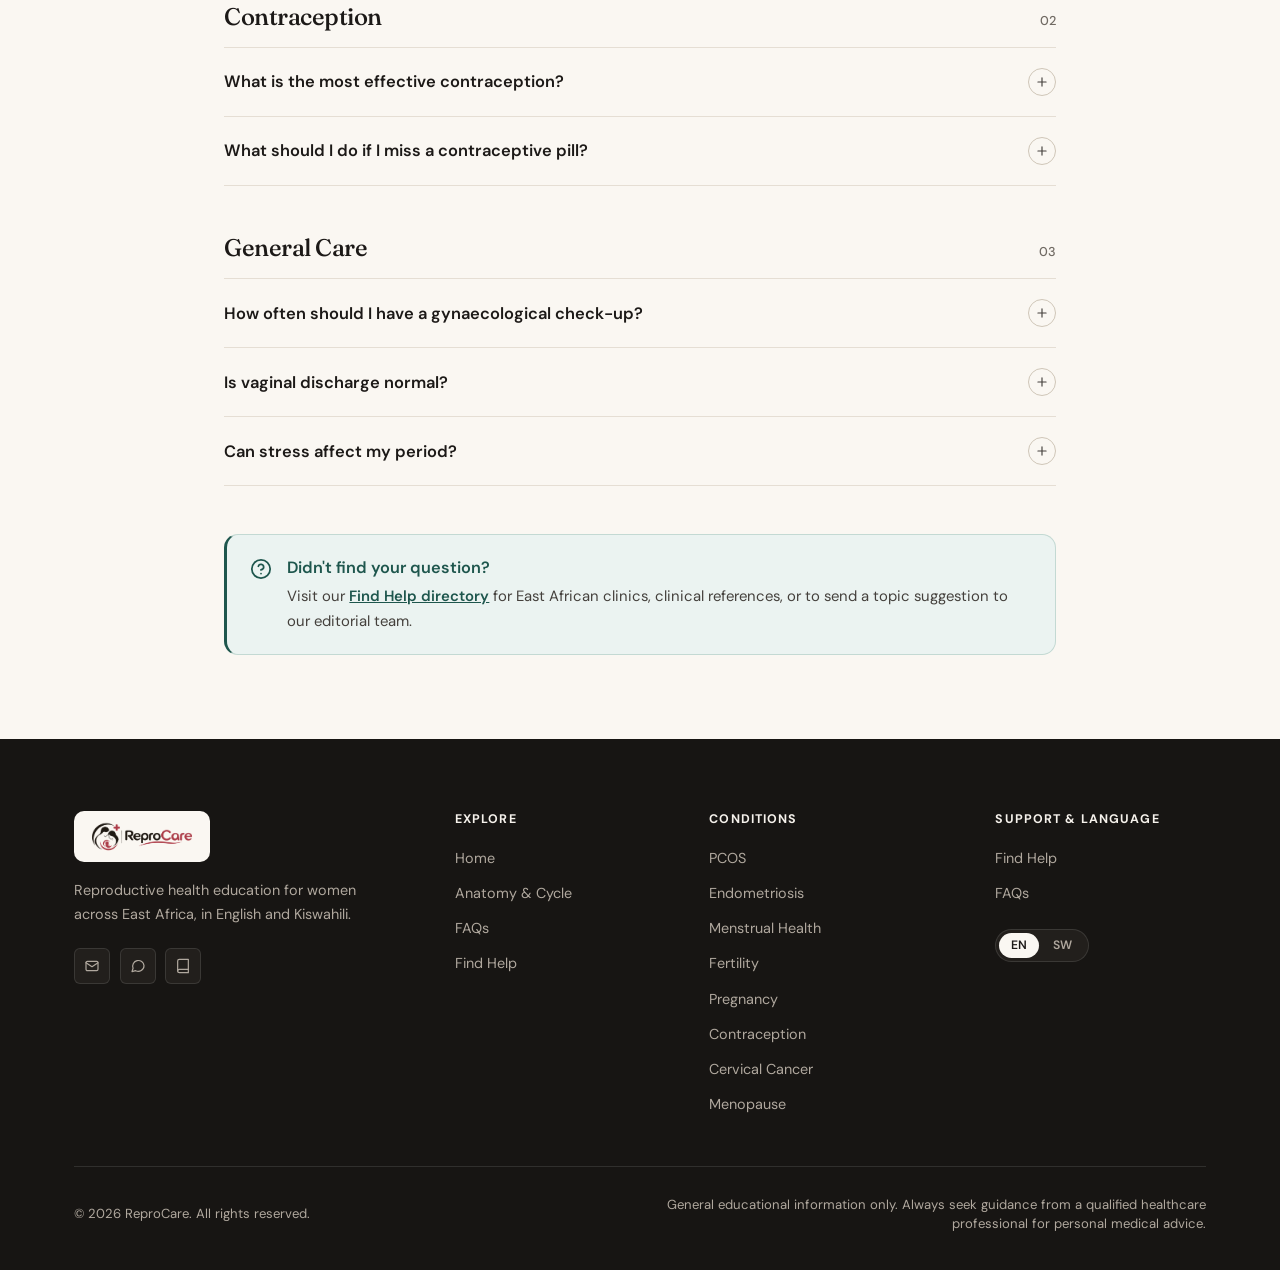
<file: faqs.html>
<!DOCTYPE html>
<html lang="en">

<head>
  <meta charset="UTF-8" />
  <meta name="viewport" content="width=device-width, initial-scale=1.0" />
  <title>Frequently Asked Questions — ReproCare</title>
  <meta name="description"
    content="Evidence-based answers to common questions about periods, PCOS, fertility, pregnancy, contraception, and routine gynaecological care in English and Kiswahili." />
  <link rel="icon" type="image/png" href="assets/images/repro%20lg.png" />
  <link rel="apple-touch-icon" href="assets/images/repro%20lg.png" />
  <meta property="og:image" content="assets/images/repro%20lg.png" />
  <link rel="preconnect" href="https://fonts.googleapis.com" />
  <link rel="preconnect" href="https://fonts.gstatic.com" crossorigin />
  <link rel="stylesheet" href="css/styles.css" />
</head>

<body>
  <a href="#main-content" class="skip-link" data-i18n="skip_link">Skip to main content</a>

  <div class="notice-bar" role="note">
    <div class="container notice-bar-inner">
      <svg viewBox="0 0 24 24" fill="none" stroke="currentColor" stroke-width="1.8" stroke-linecap="round" stroke-linejoin="round" aria-hidden="true">
        <circle cx="12" cy="12" r="10" /><line x1="12" y1="16" x2="12" y2="12" /><line x1="12" y1="8" x2="12.01" y2="8" />
      </svg>
      <p data-i18n="disclaimer_text">ReproCare provides educational health information only and is not a substitute for professional medical advice. Always consult a qualified healthcare provider.</p>
    </div>
  </div>

  <header class="site-header" id="siteHeader">
    <div class="container nav-inner">
      <a href="index.html" class="brand-link" aria-label="ReproCare Home">
        <img src="assets/images/repro%20lg.png" alt="ReproCare" class="brand-logo" width="144" height="48" />
      </a>

      <nav aria-label="Main navigation">
        <ul class="nav-menu">
          <li class="nav-item"><a href="index.html" class="nav-link" data-i18n="nav_home">Home</a></li>
          <li class="nav-item"><a href="reproductive-system.html" class="nav-link" data-i18n="nav_repro">Anatomy &amp; Cycle</a></li>
          <li class="nav-item has-dropdown">
            <a href="index.html#conditions" class="nav-link dropdown-trigger" aria-expanded="false" aria-haspopup="true">
              <span data-i18n="nav_conditions">Conditions</span>
              <svg class="nav-chevron" viewBox="0 0 24 24" fill="none" stroke="currentColor" stroke-width="2" stroke-linecap="round" stroke-linejoin="round" aria-hidden="true">
                <polyline points="6 9 12 15 18 9" />
              </svg>
            </a>
            <div class="nav-dropdown">
              <div class="nav-dropdown-panel">
                <a href="conditions/pcos.html" class="dropdown-link"><strong data-i18n="cond_pcos">PCOS</strong><span data-i18n="cond_pcos_short">Hormones, cysts &amp; cycle balance</span></a>
                <a href="conditions/endometriosis.html" class="dropdown-link"><strong data-i18n="cond_endo">Endometriosis</strong><span data-i18n="cond_endo_short">Pelvic pain &amp; treatment options</span></a>
                <a href="conditions/menstrual-health.html" class="dropdown-link"><strong data-i18n="cond_menstrual">Menstrual Health</strong><span data-i18n="cond_menstrual_short">Normal periods, care &amp; tracking</span></a>
                <a href="conditions/fertility.html" class="dropdown-link"><strong data-i18n="cond_fertility">Fertility</strong><span data-i18n="cond_fertility_short">Ovulation &amp; conception support</span></a>
                <a href="conditions/pregnancy.html" class="dropdown-link"><strong data-i18n="cond_pregnancy">Pregnancy</strong><span data-i18n="cond_pregnancy_short">Trimesters &amp; antenatal care</span></a>
                <a href="conditions/contraception.html" class="dropdown-link"><strong data-i18n="cond_contraception">Contraception</strong><span data-i18n="cond_contraception_short">Compare family planning methods</span></a>
                <a href="conditions/cervical-cancer.html" class="dropdown-link"><strong data-i18n="cond_cervical">Cervical Cancer</strong><span data-i18n="cond_cervical_short">HPV vaccination &amp; screening</span></a>
                <a href="conditions/menopause.html" class="dropdown-link"><strong data-i18n="cond_menopause">Menopause</strong><span data-i18n="cond_menopause_short">Perimenopause &amp; midlife health</span></a>
              </div>
            </div>
          </li>
          <li class="nav-item"><a href="faqs.html" class="nav-link active" data-i18n="nav_faqs">FAQs</a></li>
          <li class="nav-item"><a href="find-help.html" class="nav-link" data-i18n="nav_findhelp">Find Help</a></li>
        </ul>
      </nav>

      <div class="nav-actions">
        <div class="lang-switch" role="group" aria-label="Language selector">
          <button type="button" class="lang-btn active" data-lang="en" aria-pressed="true">EN</button>
          <button type="button" class="lang-btn" data-lang="sw" aria-pressed="false">SW</button>
        </div>
        <button type="button" class="menu-toggle" id="menuToggle" aria-label="Open navigation menu" aria-expanded="false" aria-controls="mobileDrawer">
          <span></span><span></span><span></span>
        </button>
      </div>
    </div>
  </header>

  <div class="mobile-drawer" id="mobileDrawer" aria-hidden="true">
    <nav class="mobile-drawer-panel" aria-label="Mobile navigation">
      <div class="mobile-drawer-brand">
        <a href="index.html" class="brand-link" aria-label="ReproCare Home">
          <img src="assets/images/repro%20lg.png" alt="ReproCare" class="brand-logo" width="128" height="43" />
        </a>
      </div>
      <div>
        <div class="mobile-group-label" data-i18n="mobile_menu_main">Navigate</div>
        <div class="mobile-nav-list">
          <a href="index.html" data-i18n="nav_home">Home</a>
          <a href="reproductive-system.html" data-i18n="nav_repro">Anatomy &amp; Cycle</a>
          <a href="faqs.html" class="active" data-i18n="nav_faqs">FAQs</a>
          <a href="find-help.html" data-i18n="nav_findhelp">Find Help</a>
        </div>
      </div>
      <div>
        <div class="mobile-group-label" data-i18n="mobile_menu_conditions">Health Topics</div>
        <div class="mobile-nav-list">
          <a href="conditions/pcos.html" data-i18n="cond_pcos">PCOS</a>
          <a href="conditions/endometriosis.html" data-i18n="cond_endo">Endometriosis</a>
          <a href="conditions/menstrual-health.html" data-i18n="cond_menstrual">Menstrual Health</a>
          <a href="conditions/fertility.html" data-i18n="cond_fertility">Fertility</a>
          <a href="conditions/pregnancy.html" data-i18n="cond_pregnancy">Pregnancy</a>
          <a href="conditions/contraception.html" data-i18n="cond_contraception">Contraception</a>
          <a href="conditions/cervical-cancer.html" data-i18n="cond_cervical">Cervical Cancer</a>
          <a href="conditions/menopause.html" data-i18n="cond_menopause">Menopause</a>
        </div>
      </div>
      <div>
        <div class="mobile-group-label" data-i18n="mobile_menu_lang">Language</div>
        <div class="lang-switch" role="group" aria-label="Language selector">
          <button type="button" class="lang-btn active" data-lang="en" aria-pressed="true">EN</button>
          <button type="button" class="lang-btn" data-lang="sw" aria-pressed="false">SW</button>
        </div>
      </div>
    </nav>
  </div>

  <main id="main-content">
    <section class="page-header">
      <div class="container">
        <nav class="breadcrumb" aria-label="Breadcrumb">
          <a href="index.html" data-i18n="breadcrumb_home">Home</a>
          <span class="breadcrumb-sep" aria-hidden="true">/</span>
          <span data-i18n="nav_faqs">FAQs</span>
        </nav>
        <span class="eyebrow">
          <span class="en-text">Knowledge Base</span>
          <span class="sw-text" style="display:none;">Kituo cha Maarifa</span>
        </span>
        <h1 data-i18n="faq_title">Frequently asked questions</h1>
        <p class="page-header-lead" data-i18n="faq_sub">
          Direct, evidence-based answers to questions women ask most often about their cycles, hormones, and care.
        </p>
      </div>
    </section>

    <section class="section">
      <div class="container" style="max-width: 880px;" id="faqDirectory">
        <div class="section-top" style="margin-bottom: 1.5rem;">
          <div class="filter-bar" style="margin-bottom: 0;" role="group" aria-label="Filter FAQs by category">
            <button type="button" class="filter-chip active" data-faq-filter="all" aria-pressed="true">
              <span class="en-text">All</span><span class="sw-text" style="display:none;">Zote</span>
            </button>
            <button type="button" class="filter-chip" data-faq-filter="menstrual" aria-pressed="false">
              <span class="en-text">Menstrual Health</span><span class="sw-text" style="display:none;">Afya ya Hedhi</span>
            </button>
            <button type="button" class="filter-chip" data-faq-filter="pcos" aria-pressed="false">
              <span class="en-text">PCOS &amp; Hormones</span><span class="sw-text" style="display:none;">PCOS na Homoni</span>
            </button>
            <button type="button" class="filter-chip" data-faq-filter="fertility" aria-pressed="false">
              <span class="en-text">Fertility &amp; Pregnancy</span><span class="sw-text" style="display:none;">Uzazi na Ujauzito</span>
            </button>
            <button type="button" class="filter-chip" data-faq-filter="contraception" aria-pressed="false">
              <span class="en-text">Contraception</span><span class="sw-text" style="display:none;">Uzazi wa Mpango</span>
            </button>
            <button type="button" class="filter-chip" data-faq-filter="general" aria-pressed="false">
              <span class="en-text">General Care</span><span class="sw-text" style="display:none;">Afya ya Jumla</span>
            </button>
          </div>

          <div class="search-field" style="max-width: 280px;">
            <svg class="search-field-icon" viewBox="0 0 24 24" fill="none" stroke="currentColor" stroke-width="2" stroke-linecap="round" stroke-linejoin="round" aria-hidden="true">
              <circle cx="11" cy="11" r="8" /><line x1="21" y1="21" x2="16.65" y2="16.65" />
            </svg>
            <input type="search" id="faqSearch" class="search-input" data-i18n="faq_search_placeholder" placeholder="Search questions..." aria-label="Search FAQs" />
            <button type="button" id="faqSearchClear" class="search-clear" aria-label="Clear search">
              <svg viewBox="0 0 24 24" fill="none" stroke="currentColor" stroke-width="2.2" stroke-linecap="round" aria-hidden="true"><line x1="18" y1="6" x2="6" y2="18" /><line x1="6" y1="6" x2="18" y2="18" /></svg>
            </button>
          </div>
        </div>

        <div class="faq-category" data-faq-category="menstrual">
          <div class="faq-category-head">
            <h2><span class="en-text">Menstrual Health</span><span class="sw-text" style="display:none;">Afya ya Hedhi</span></h2>
            <span class="faq-count">04</span>
          </div>
          <div class="accordion">
            <div class="accordion-item">
              <button type="button" class="accordion-trigger" aria-expanded="false">
                <span class="en-text">What is a normal menstrual cycle?</span>
                <span class="sw-text" style="display:none;">Mzunguko wa hedhi wa kawaida ni nini?</span>
                <span class="accordion-icon" aria-hidden="true"><svg viewBox="0 0 24 24" fill="none" stroke="currentColor" stroke-width="2" stroke-linecap="round"><line x1="12" y1="5" x2="12" y2="19" /><line x1="5" y1="12" x2="19" y2="12" /></svg></span>
              </button>
              <div class="accordion-body">
                <div class="accordion-body-inner">
                  <p class="en-text">A normal cycle runs 21–35 days, with periods lasting 2–7 days and average blood loss of 30–80 ml. Minor month-to-month variation is completely normal.</p>
                  <p class="sw-text" style="display:none;">Mzunguko wa kawaida ni siku 21–35. Hedhi hudumu siku 2–7 na upotezaji wa damu ni takriban 30–80 ml. Tofauti ndogo kutoka mwezi hadi mwezi ni ya kawaida.</p>
                </div>
              </div>
            </div>

            <div class="accordion-item">
              <button type="button" class="accordion-trigger" aria-expanded="false">
                <span class="en-text">Why are my periods irregular?</span>
                <span class="sw-text" style="display:none;">Kwa nini hedhi yangu si ya kawaida?</span>
                <span class="accordion-icon" aria-hidden="true"><svg viewBox="0 0 24 24" fill="none" stroke="currentColor" stroke-width="2" stroke-linecap="round"><line x1="12" y1="5" x2="12" y2="19" /><line x1="5" y1="12" x2="19" y2="12" /></svg></span>
              </button>
              <div class="accordion-body">
                <div class="accordion-body-inner">
                  <p class="en-text">Irregular cycles can stem from stress, weight changes, PCOS, thyroid conditions, or perimenopause. If irregularity continues across several months, book an evaluation with a doctor.</p>
                  <p class="sw-text" style="display:none;">Hedhi zisizo za kawaida zinaweza kusababishwa na msongo wa mawazo, mabadiliko ya uzito, PCOS, matatizo ya tezi, au perimenopause. Ikiwa hali hii inaendelea, muone daktari.</p>
                </div>
              </div>
            </div>

            <div class="accordion-item">
              <button type="button" class="accordion-trigger" aria-expanded="false">
                <span class="en-text">Is severe period pain normal?</span>
                <span class="sw-text" style="display:none;">Je, maumivu makali ya hedhi ni ya kawaida?</span>
                <span class="accordion-icon" aria-hidden="true"><svg viewBox="0 0 24 24" fill="none" stroke="currentColor" stroke-width="2" stroke-linecap="round"><line x1="12" y1="5" x2="12" y2="19" /><line x1="5" y1="12" x2="19" y2="12" /></svg></span>
              </button>
              <div class="accordion-body">
                <div class="accordion-body-inner">
                  <p class="en-text">Mild cramping is common, but pain severe enough to interrupt work, school, or sleep is not. Persistent severe cramps may point to endometriosis, fibroids, or adenomyosis and warrant a clinical check.</p>
                  <p class="sw-text" style="display:none;">Maumivu madogo ya tumbo ni ya kawaida lakini maumivu makali yanayokuzuia kufanya shughuli zako si ya kawaida. Yanaweza kuashiria endometriosis, fibroids, au adenomyosis; muone daktari.</p>
                </div>
              </div>
            </div>

            <div class="accordion-item">
              <button type="button" class="accordion-trigger" aria-expanded="false">
                <span class="en-text">When should I be concerned about my period?</span>
                <span class="sw-text" style="display:none;">Niwe na wasiwasi lini kuhusu hedhi yangu?</span>
                <span class="accordion-icon" aria-hidden="true"><svg viewBox="0 0 24 24" fill="none" stroke="currentColor" stroke-width="2" stroke-linecap="round"><line x1="12" y1="5" x2="12" y2="19" /><line x1="5" y1="12" x2="19" y2="12" /></svg></span>
              </button>
              <div class="accordion-body">
                <div class="accordion-body-inner">
                  <p class="en-text">Consult a clinician if periods stop for 3 or more months (when not pregnant), bleeding soaks a pad or tampon every hour, bleeding lasts over 7 days, you bleed between periods, or you experience pelvic pain outside your period.</p>
                  <p class="sw-text" style="display:none;">Muone daktari ikiwa hedhi inasimama kwa miezi 3 au zaidi (bila ujauzito), unalowesha pedi au tampon kila saa, unatokwa damu kati ya hedhi, au una maumivu ya nyonga nje ya siku za hedhi.</p>
                </div>
              </div>
            </div>
          </div>
        </div>

        <div class="faq-category" data-faq-category="pcos">
          <div class="faq-category-head">
            <h2><span class="en-text">PCOS &amp; Hormones</span><span class="sw-text" style="display:none;">PCOS na Homoni</span></h2>
            <span class="faq-count">02</span>
          </div>
          <div class="accordion">
            <div class="accordion-item">
              <button type="button" class="accordion-trigger" aria-expanded="false">
                <span class="en-text">How is PCOS diagnosed?</span>
                <span class="sw-text" style="display:none;">PCOS inatambuliwaje?</span>
                <span class="accordion-icon" aria-hidden="true"><svg viewBox="0 0 24 24" fill="none" stroke="currentColor" stroke-width="2" stroke-linecap="round"><line x1="12" y1="5" x2="12" y2="19" /><line x1="5" y1="12" x2="19" y2="12" /></svg></span>
              </button>
              <div class="accordion-body">
                <div class="accordion-body-inner">
                  <p class="en-text">Doctors apply the Rotterdam criteria, which require at least 2 of 3 features: irregular or absent ovulation, elevated androgen levels (on blood tests or via symptoms like acne or excess hair), and polycystic-appearing ovaries on ultrasound.</p>
                  <p class="sw-text" style="display:none;">PCOS inatambuliwa kwa vigezo vya Rotterdam: angalau 2 kati ya vitatu vifuatavyo — hedhi zisizo za kawaida, kiwango cha juu cha androjeni (kwenye vipimo vya damu au dalili), na ovari zenye vifuko vingi kwenye ultrasound.</p>
                </div>
              </div>
            </div>

            <div class="accordion-item">
              <button type="button" class="accordion-trigger" aria-expanded="false">
                <span class="en-text">Can lifestyle changes help manage PCOS?</span>
                <span class="sw-text" style="display:none;">Je, mabadiliko ya mtindo wa maisha yanaweza kusaidia PCOS?</span>
                <span class="accordion-icon" aria-hidden="true"><svg viewBox="0 0 24 24" fill="none" stroke="currentColor" stroke-width="2" stroke-linecap="round"><line x1="12" y1="5" x2="12" y2="19" /><line x1="5" y1="12" x2="19" y2="12" /></svg></span>
              </button>
              <div class="accordion-body">
                <div class="accordion-body-inner">
                  <p class="en-text">Yes. Regular physical activity and a balanced, lower-glycaemic diet improve insulin sensitivity and hormone balance. For those carrying excess weight, even a modest 5–10% reduction can help restore regular cycles.</p>
                  <p class="sw-text" style="display:none;">Ndio. Mazoezi ya mara kwa mara na lishe bora yenye sukari kidogo husaidia kudhibiti homoni na kuboresha unyeti wa insulini. Kwa wenye uzito wa ziada, hata kupunguza uzito kwa 5–10% kunaweza kuboresha dalili za PCOS.</p>
                </div>
              </div>
            </div>
          </div>
        </div>

        <div class="faq-category" data-faq-category="fertility">
          <div class="faq-category-head">
            <h2><span class="en-text">Fertility &amp; Pregnancy</span><span class="sw-text" style="display:none;">Uzazi na Ujauzito</span></h2>
            <span class="faq-count">03</span>
          </div>
          <div class="accordion">
            <div class="accordion-item">
              <button type="button" class="accordion-trigger" aria-expanded="false">
                <span class="en-text">How can I support my fertility naturally?</span>
                <span class="sw-text" style="display:none;">Ninawezaje kusaidia uzazi wangu kwa njia za asili?</span>
                <span class="accordion-icon" aria-hidden="true"><svg viewBox="0 0 24 24" fill="none" stroke="currentColor" stroke-width="2" stroke-linecap="round"><line x1="12" y1="5" x2="12" y2="19" /><line x1="5" y1="12" x2="19" y2="12" /></svg></span>
              </button>
              <div class="accordion-body">
                <div class="accordion-body-inner">
                  <p class="en-text">Maintain a healthy weight, eat a nutrient-rich diet, take 400 mcg of folic acid daily, avoid smoking, limit alcohol, manage stress, and learn your fertile window. See a doctor after 12 months of trying (or 6 months if you are 35 or older).</p>
                  <p class="sw-text" style="display:none;">Dumisha uzito unaofaa, kula lishe bora, tumia asidi ya folic (400 mcg kila siku), acha sigara, punguza pombe, dhibiti msongo wa mawazo, na fuatilia ovulation yako. Muone daktari baada ya miezi 12 ya kujaribu (miezi 6 ikiwa una miaka 35 au zaidi).</p>
                </div>
              </div>
            </div>

            <div class="accordion-item">
              <button type="button" class="accordion-trigger" aria-expanded="false">
                <span class="en-text">What are the early signs of pregnancy?</span>
                <span class="sw-text" style="display:none;">Dalili za ujauzito wa mapema ni zipi?</span>
                <span class="accordion-icon" aria-hidden="true"><svg viewBox="0 0 24 24" fill="none" stroke="currentColor" stroke-width="2" stroke-linecap="round"><line x1="12" y1="5" x2="12" y2="19" /><line x1="5" y1="12" x2="19" y2="12" /></svg></span>
              </button>
              <div class="accordion-body">
                <div class="accordion-body-inner">
                  <p class="en-text">Common early signs include a missed period, tender or swollen breasts, nausea, fatigue, frequent urination, and light spotting. A urine pregnancy test can usually confirm pregnancy from the first day of a missed period.</p>
                  <p class="sw-text" style="display:none;">Ishara za mapema za kawaida ni kukosa hedhi, maumivu au uvimbe wa matiti, kichefuchefu, uchovu, kukojoa mara kwa mara, na madoa kidogo ya damu. Kipimo cha ujauzito nyumbani kinaweza kuthibitisha kuanzia siku ya kwanza ya kukosa hedhi.</p>
                </div>
              </div>
            </div>

            <div class="accordion-item">
              <button type="button" class="accordion-trigger" aria-expanded="false">
                <span class="en-text">Is it safe to have sex during pregnancy?</span>
                <span class="sw-text" style="display:none;">Je, ni salama kujamiiana wakati wa ujauzito?</span>
                <span class="accordion-icon" aria-hidden="true"><svg viewBox="0 0 24 24" fill="none" stroke="currentColor" stroke-width="2" stroke-linecap="round"><line x1="12" y1="5" x2="12" y2="19" /><line x1="5" y1="12" x2="19" y2="12" /></svg></span>
              </button>
              <div class="accordion-body">
                <div class="accordion-body-inner">
                  <p class="en-text">In an uncomplicated pregnancy, yes — sex does not harm the baby. Your doctor or midwife may advise pausing sex if you have placenta praevia, unexplained bleeding, cervical insufficiency, or a risk of preterm labour.</p>
                  <p class="sw-text" style="display:none;">Katika ujauzito wa kawaida usio na matatizo, ndio — kujamiiana hakumdhuru mtoto. Daktari au mkunga anaweza kukushauri usubiri ikiwa una placenta praevia, kutokwa damu bila sababu, au hatari ya kuzaa kabla ya wakati.</p>
                </div>
              </div>
            </div>
          </div>
        </div>

        <div class="faq-category" data-faq-category="contraception">
          <div class="faq-category-head">
            <h2><span class="en-text">Contraception</span><span class="sw-text" style="display:none;">Uzazi wa Mpango</span></h2>
            <span class="faq-count">02</span>
          </div>
          <div class="accordion">
            <div class="accordion-item">
              <button type="button" class="accordion-trigger" aria-expanded="false">
                <span class="en-text">What is the most effective contraception?</span>
                <span class="sw-text" style="display:none;">Njia gani ya uzazi wa mpango ina ufanisi mkubwa zaidi?</span>
                <span class="accordion-icon" aria-hidden="true"><svg viewBox="0 0 24 24" fill="none" stroke="currentColor" stroke-width="2" stroke-linecap="round"><line x1="12" y1="5" x2="12" y2="19" /><line x1="5" y1="12" x2="19" y2="12" /></svg></span>
              </button>
              <div class="accordion-body">
                <div class="accordion-body-inner">
                  <p class="en-text">Long-acting reversible contraceptives (LARCs) — including the arm implant, hormonal IUD, and copper IUD — are over 99% effective because they do not depend on daily reminders. Pills, injections, and condoms are also highly effective when used consistently.</p>
                  <p class="sw-text" style="display:none;">Njia za muda mrefu zinazoweza kuondolewa (LARCs) — kama kipandikizi (implant), IUD ya homoni, na IUD ya shaba — zina ufanisi wa zaidi ya 99% kwa kuwa hazihitaji kukumbuka kila siku.</p>
                </div>
              </div>
            </div>

            <div class="accordion-item">
              <button type="button" class="accordion-trigger" aria-expanded="false">
                <span class="en-text">What should I do if I miss a contraceptive pill?</span>
                <span class="sw-text" style="display:none;">Nifanye nini nikisahau kutumia kidonge cha uzazi wa mpango?</span>
                <span class="accordion-icon" aria-hidden="true"><svg viewBox="0 0 24 24" fill="none" stroke="currentColor" stroke-width="2" stroke-linecap="round"><line x1="12" y1="5" x2="12" y2="19" /><line x1="5" y1="12" x2="19" y2="12" /></svg></span>
              </button>
              <div class="accordion-body">
                <div class="accordion-body-inner">
                  <p class="en-text">Take the missed pill as soon as you remember, even if that means taking two pills in one day. If you miss two or more pills, use backup protection such as condoms for 7 days and check the leaflet for your specific pill brand.</p>
                  <p class="sw-text" style="display:none;">Meza kidonge kilichosahauliwa mara tu unapokumbuka, hata kama utameza vidonge viwili siku moja. Ukisahau vidonge viwili au zaidi, tumia kondomu kama kinga ya ziada kwa siku 7 na soma maelekezo ya pakiti yako.</p>
                </div>
              </div>
            </div>
          </div>
        </div>

        <div class="faq-category" data-faq-category="general">
          <div class="faq-category-head">
            <h2><span class="en-text">General Care</span><span class="sw-text" style="display:none;">Afya ya Jumla</span></h2>
            <span class="faq-count">03</span>
          </div>
          <div class="accordion">
            <div class="accordion-item">
              <button type="button" class="accordion-trigger" aria-expanded="false">
                <span class="en-text">How often should I have a gynaecological check-up?</span>
                <span class="sw-text" style="display:none;">Niwe na uchunguzi wa afya ya uzazi mara ngapi?</span>
                <span class="accordion-icon" aria-hidden="true"><svg viewBox="0 0 24 24" fill="none" stroke="currentColor" stroke-width="2" stroke-linecap="round"><line x1="12" y1="5" x2="12" y2="19" /><line x1="5" y1="12" x2="19" y2="12" /></svg></span>
              </button>
              <div class="accordion-body">
                <div class="accordion-body-inner">
                  <p class="en-text">Women aged 25–65 are advised to have cervical screening every 3 to 5 years depending on test type. Schedule an annual check-up if you manage conditions like PCOS or endometriosis, or visit earlier whenever new symptoms arise.</p>
                  <p class="sw-text" style="display:none;">Wanawake wenye umri wa miaka 25–65 wanashauriwa kufanyiwa uchunguzi wa mlango wa kizazi kila miaka 3 hadi 5. Muone daktari kila mwaka ikiwa una hali kama PCOS au endometriosis, au mapema zaidi ukiona dalili mpya.</p>
                </div>
              </div>
            </div>

            <div class="accordion-item">
              <button type="button" class="accordion-trigger" aria-expanded="false">
                <span class="en-text">Is vaginal discharge normal?</span>
                <span class="sw-text" style="display:none;">Je, uchafu au majimaji ya uke ni ya kawaida?</span>
                <span class="accordion-icon" aria-hidden="true"><svg viewBox="0 0 24 24" fill="none" stroke="currentColor" stroke-width="2" stroke-linecap="round"><line x1="12" y1="5" x2="12" y2="19" /><line x1="5" y1="12" x2="19" y2="12" /></svg></span>
              </button>
              <div class="accordion-body">
                <div class="accordion-body-inner">
                  <p class="en-text">Yes. Clear or milky-white discharge without a strong odour is normal and shifts across your cycle. See a clinician if discharge turns yellow, green, or grey, smells noticeably strong, or comes with itching, soreness, or burning.</p>
                  <p class="sw-text" style="display:none;">Ndio. Majimaji safi au meupe yasiyo na harufu kali ni ya kawaida na hubadilika kulingana na mzunguko wa hedhi. Muone daktari yakibadilika kuwa njano au kijani, yakiwa na harufu kali, au yakiambatana na mwasho.</p>
                </div>
              </div>
            </div>

            <div class="accordion-item">
              <button type="button" class="accordion-trigger" aria-expanded="false">
                <span class="en-text">Can stress affect my period?</span>
                <span class="sw-text" style="display:none;">Je, msongo wa mawazo unaweza kuathiri hedhi yangu?</span>
                <span class="accordion-icon" aria-hidden="true"><svg viewBox="0 0 24 24" fill="none" stroke="currentColor" stroke-width="2" stroke-linecap="round"><line x1="12" y1="5" x2="12" y2="19" /><line x1="5" y1="12" x2="19" y2="12" /></svg></span>
              </button>
              <div class="accordion-body">
                <div class="accordion-body-inner">
                  <p class="en-text">Yes. Sustained stress elevates cortisol, which can disrupt brain signals controlling ovulation and cause late, missed, or lighter periods. Prioritising sleep, movement, and rest often helps cycles steady again.</p>
                  <p class="sw-text" style="display:none;">Ndio. Msongo wa mawazo huongeza homoni ya cortisol ambayo inaweza kuathiri ishara za ubongo zinazodhibiti ovulation na kusababisha hedhi kuchelewa au kutokuja.</p>
                </div>
              </div>
            </div>
          </div>
        </div>

        <div class="empty-state" id="faqEmpty" role="status" aria-live="polite">
          <p data-i18n="faq_no_results">No questions match your search. Try a different word or switch category.</p>
        </div>

        <div class="callout callout-sage" style="margin-top: 2rem;">
          <svg class="callout-icon" viewBox="0 0 24 24" fill="none" stroke="currentColor" stroke-width="1.9" stroke-linecap="round" stroke-linejoin="round" aria-hidden="true">
            <circle cx="12" cy="12" r="10" /><path d="M9.09 9a3 3 0 0 1 5.83 1c0 2-3 3-3 3" /><line x1="12" y1="17" x2="12.01" y2="17" />
          </svg>
          <div>
            <h4>
              <span class="en-text">Didn't find your question?</span>
              <span class="sw-text" style="display:none;">Hukupata jibu la swali lako?</span>
            </h4>
            <p class="en-text">Visit our <a href="find-help.html" style="color:var(--sage);text-decoration:underline;font-weight:600;">Find Help directory</a> for East African clinics, clinical references, or to send a topic suggestion to our editorial team.</p>
            <p class="sw-text" style="display:none;">Tembelea <a href="find-help.html" style="color:var(--sage);text-decoration:underline;font-weight:600;">ukurasa wa Pata Msaada</a> kupata kliniki Afrika Mashariki, marejeo ya kitabibu, au kututumia pendekezo la mada.</p>
          </div>
        </div>
      </div>
    </section>
  </main>

  <footer class="site-footer" role="contentinfo">
    <div class="container">
      <div class="footer-grid">
        <div class="footer-brand">
          <a href="index.html" class="brand-link footer-logo-wrap" aria-label="ReproCare Home">
            <img src="assets/images/repro%20lg.png" alt="ReproCare" class="brand-logo footer-logo" width="144" height="48" />
          </a>
          <p data-i18n="footer_desc">Reproductive health education for women across East Africa, in English and Kiswahili.</p>
          <div class="social-row" aria-label="Social media">
            <a href="find-help.html#contact" class="social-btn" aria-label="Email ReproCare"><svg viewBox="0 0 24 24" fill="none" stroke="currentColor" stroke-width="1.8" stroke-linecap="round" stroke-linejoin="round"><rect x="3" y="5" width="18" height="14" rx="2" /><polyline points="3 7 12 13 21 7" /></svg></a>
            <a href="find-help.html#contact" class="social-btn" aria-label="WhatsApp support"><svg viewBox="0 0 24 24" fill="none" stroke="currentColor" stroke-width="1.8" stroke-linecap="round" stroke-linejoin="round"><path d="M21 11.5a8.5 8.5 0 0 1-12.5 7.5L3 20.5l1.6-5.2A8.5 8.5 0 1 1 21 11.5Z" /></svg></a>
            <a href="find-help.html#references" class="social-btn" aria-label="Clinical references"><svg viewBox="0 0 24 24" fill="none" stroke="currentColor" stroke-width="1.8" stroke-linecap="round" stroke-linejoin="round"><path d="M4 19.5A2.5 2.5 0 0 1 6.5 17H20" /><path d="M6.5 2H20v20H6.5A2.5 2.5 0 0 1 4 19.5v-15A2.5 2.5 0 0 1 6.5 2Z" /></svg></a>
          </div>
        </div>
        <div class="footer-col">
          <h4 data-i18n="footer_explore">Explore</h4>
          <ul>
            <li><a href="index.html" data-i18n="nav_home">Home</a></li>
            <li><a href="reproductive-system.html" data-i18n="nav_repro">Anatomy &amp; Cycle</a></li>
            <li><a href="faqs.html" data-i18n="nav_faqs">FAQs</a></li>
            <li><a href="find-help.html" data-i18n="nav_findhelp">Find Help</a></li>
          </ul>
        </div>
        <div class="footer-col">
          <h4 data-i18n="footer_conditions">Conditions</h4>
          <ul>
            <li><a href="conditions/pcos.html" data-i18n="cond_pcos">PCOS</a></li>
            <li><a href="conditions/endometriosis.html" data-i18n="cond_endo">Endometriosis</a></li>
            <li><a href="conditions/menstrual-health.html" data-i18n="cond_menstrual">Menstrual Health</a></li>
            <li><a href="conditions/fertility.html" data-i18n="cond_fertility">Fertility</a></li>
            <li><a href="conditions/pregnancy.html" data-i18n="cond_pregnancy">Pregnancy</a></li>
            <li><a href="conditions/contraception.html" data-i18n="cond_contraception">Contraception</a></li>
            <li><a href="conditions/cervical-cancer.html" data-i18n="cond_cervical">Cervical Cancer</a></li>
            <li><a href="conditions/menopause.html" data-i18n="cond_menopause">Menopause</a></li>
          </ul>
        </div>
        <div class="footer-col">
          <h4 data-i18n="footer_support">Support &amp; Language</h4>
          <ul>
            <li><a href="find-help.html#emergency" data-i18n="nav_findhelp">Find Help</a></li>
            <li><a href="faqs.html" data-i18n="nav_faqs">FAQs</a></li>
          </ul>
          <div class="footer-lang">
            <div class="lang-switch" role="group" aria-label="Language selector">
              <button type="button" class="lang-btn active" data-lang="en" aria-pressed="true">EN</button>
              <button type="button" class="lang-btn" data-lang="sw" aria-pressed="false">SW</button>
            </div>
          </div>
        </div>
      </div>
      <div class="footer-bottom">
        <p data-i18n="footer_copy">© 2026 ReproCare. All rights reserved.</p>
        <p class="footer-disclaimer" data-i18n="footer_disclaimer">General educational information only. Always seek guidance from a qualified healthcare professional for personal medical advice.</p>
      </div>
    </div>
  </footer>

  <script src="js/i18n.js"></script>
  <script src="js/main.js"></script>
</body>

</html>
</file>
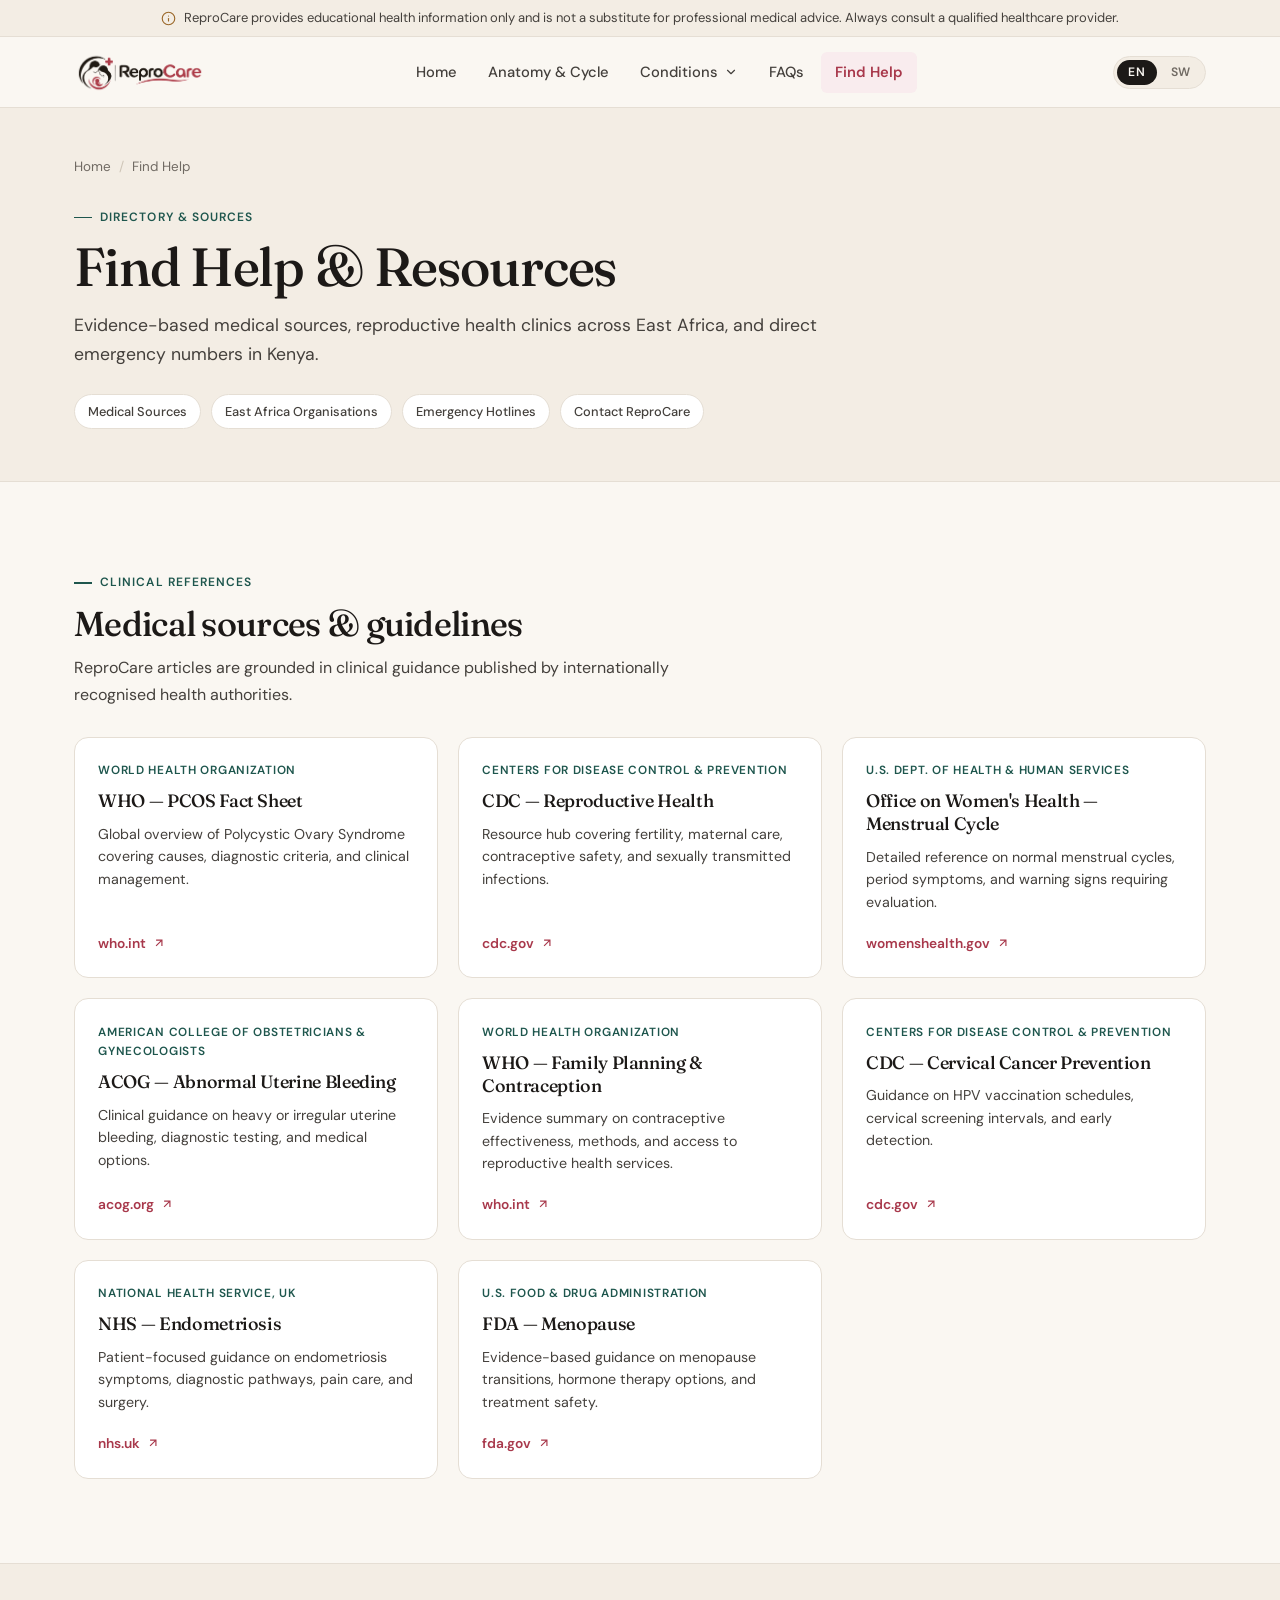
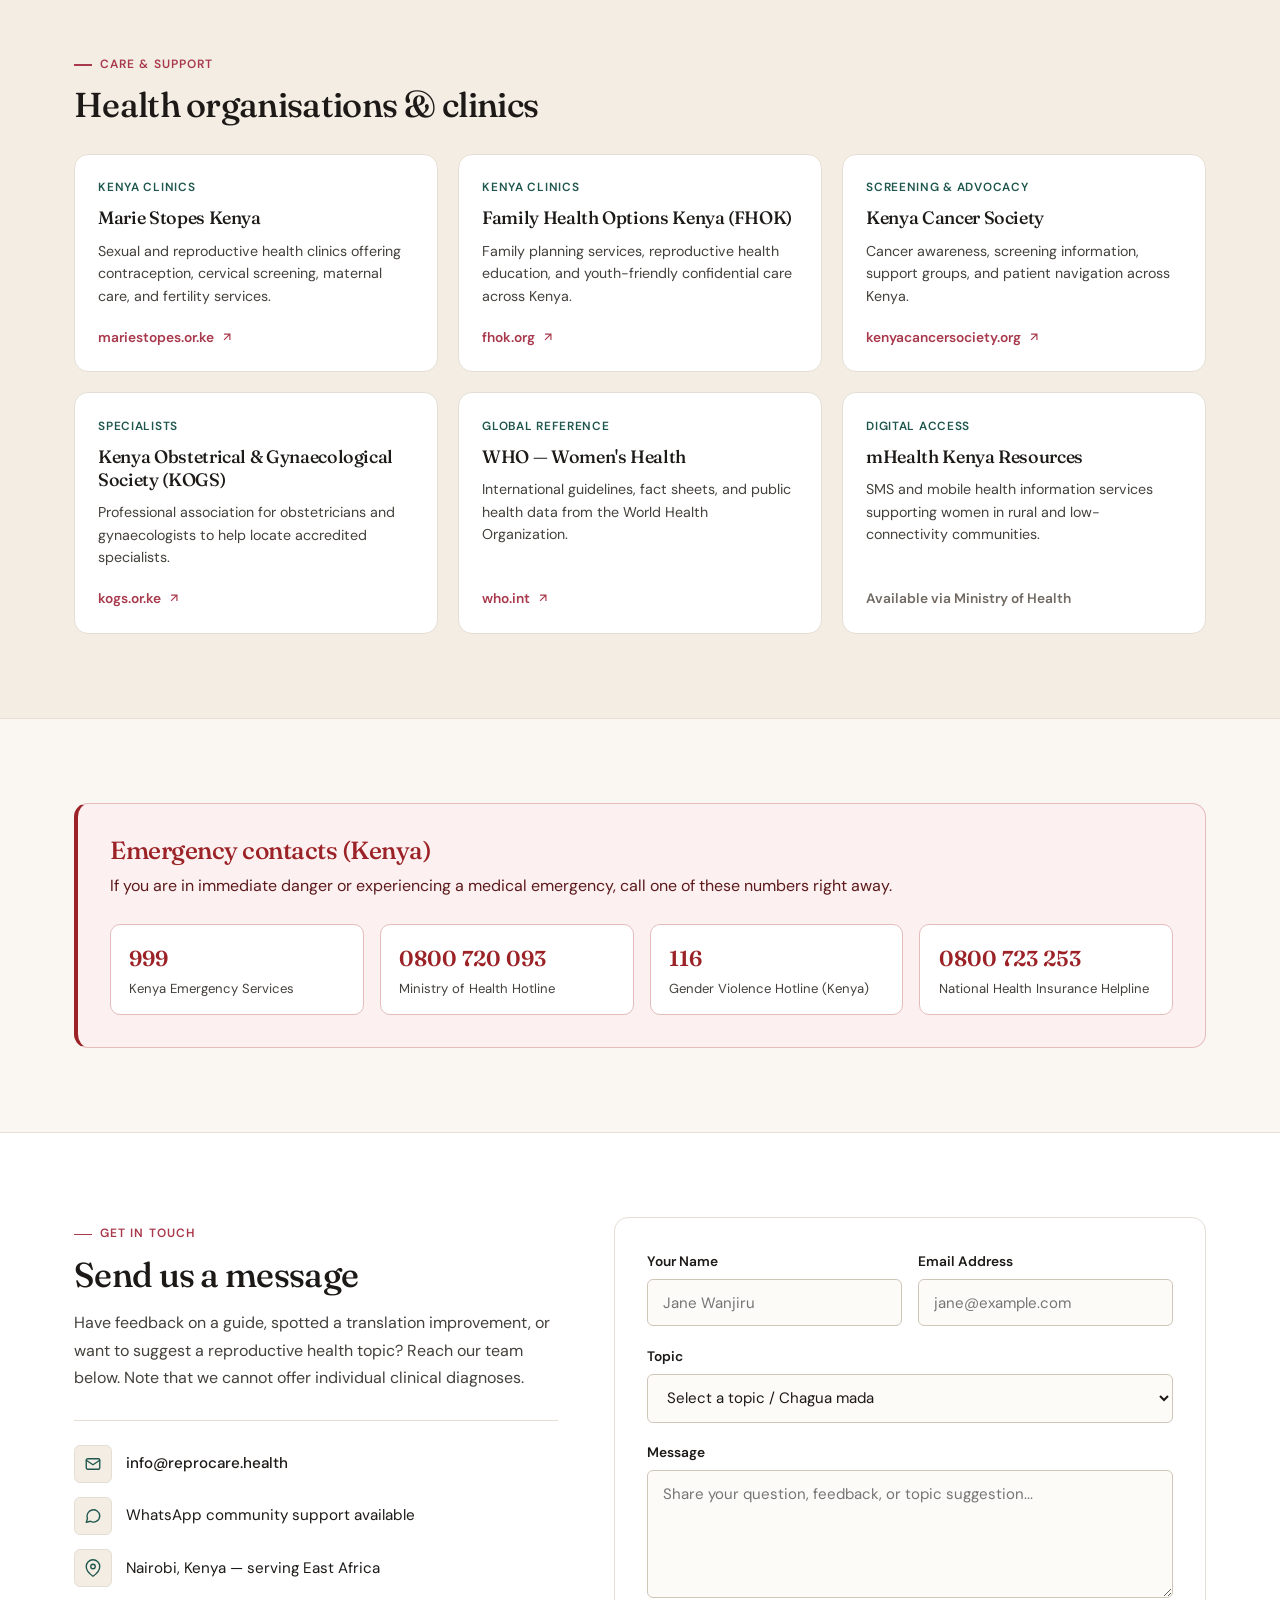
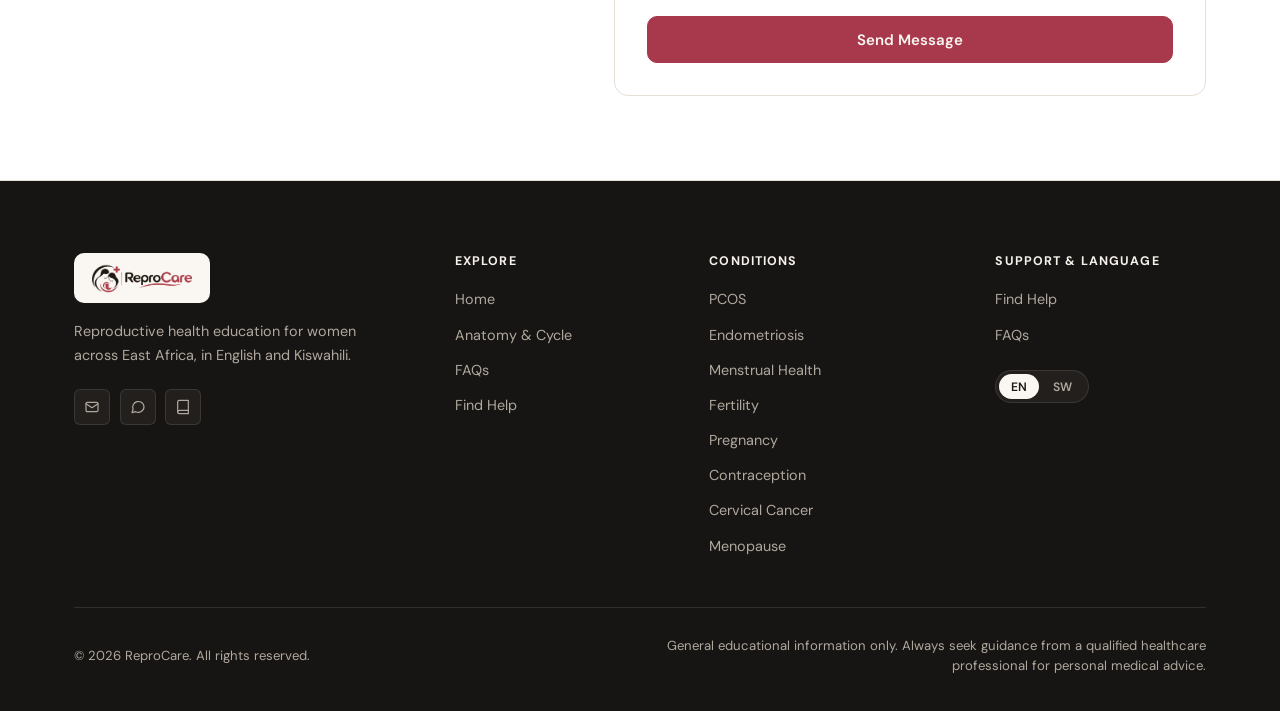
<file: find-help.html>
<!DOCTYPE html>
<html lang="en">

<head>
  <meta charset="UTF-8" />
  <meta name="viewport" content="width=device-width, initial-scale=1.0" />
  <title>Find Help &amp; Clinical Resources — ReproCare</title>
  <meta name="description"
    content="Verified medical references, East African reproductive health organisations, Kenyan emergency hotlines, and contact information." />
  <link rel="icon" type="image/png" href="assets/images/repro%20lg.png" />
  <link rel="apple-touch-icon" href="assets/images/repro%20lg.png" />
  <meta property="og:image" content="assets/images/repro%20lg.png" />
  <link rel="preconnect" href="https://fonts.googleapis.com" />
  <link rel="preconnect" href="https://fonts.gstatic.com" crossorigin />
  <link rel="stylesheet" href="css/styles.css" />
</head>

<body>
  <a href="#main-content" class="skip-link" data-i18n="skip_link">Skip to main content</a>

  <div class="notice-bar" role="note">
    <div class="container notice-bar-inner">
      <svg viewBox="0 0 24 24" fill="none" stroke="currentColor" stroke-width="1.8" stroke-linecap="round" stroke-linejoin="round" aria-hidden="true">
        <circle cx="12" cy="12" r="10" /><line x1="12" y1="16" x2="12" y2="12" /><line x1="12" y1="8" x2="12.01" y2="8" />
      </svg>
      <p data-i18n="disclaimer_text">ReproCare provides educational health information only and is not a substitute for professional medical advice. Always consult a qualified healthcare provider.</p>
    </div>
  </div>

  <header class="site-header" id="siteHeader">
    <div class="container nav-inner">
      <a href="index.html" class="brand-link" aria-label="ReproCare Home">
        <img src="assets/images/repro%20lg.png" alt="ReproCare" class="brand-logo" width="144" height="48" />
      </a>

      <nav aria-label="Main navigation">
        <ul class="nav-menu">
          <li class="nav-item"><a href="index.html" class="nav-link" data-i18n="nav_home">Home</a></li>
          <li class="nav-item"><a href="reproductive-system.html" class="nav-link" data-i18n="nav_repro">Anatomy &amp; Cycle</a></li>
          <li class="nav-item has-dropdown">
            <a href="index.html#conditions" class="nav-link dropdown-trigger" aria-expanded="false" aria-haspopup="true">
              <span data-i18n="nav_conditions">Conditions</span>
              <svg class="nav-chevron" viewBox="0 0 24 24" fill="none" stroke="currentColor" stroke-width="2" stroke-linecap="round" stroke-linejoin="round" aria-hidden="true">
                <polyline points="6 9 12 15 18 9" />
              </svg>
            </a>
            <div class="nav-dropdown">
              <div class="nav-dropdown-panel">
                <a href="conditions/pcos.html" class="dropdown-link"><strong data-i18n="cond_pcos">PCOS</strong><span data-i18n="cond_pcos_short">Hormones, cysts &amp; cycle balance</span></a>
                <a href="conditions/endometriosis.html" class="dropdown-link"><strong data-i18n="cond_endo">Endometriosis</strong><span data-i18n="cond_endo_short">Pelvic pain &amp; treatment options</span></a>
                <a href="conditions/menstrual-health.html" class="dropdown-link"><strong data-i18n="cond_menstrual">Menstrual Health</strong><span data-i18n="cond_menstrual_short">Normal periods, care &amp; tracking</span></a>
                <a href="conditions/fertility.html" class="dropdown-link"><strong data-i18n="cond_fertility">Fertility</strong><span data-i18n="cond_fertility_short">Ovulation &amp; conception support</span></a>
                <a href="conditions/pregnancy.html" class="dropdown-link"><strong data-i18n="cond_pregnancy">Pregnancy</strong><span data-i18n="cond_pregnancy_short">Trimesters &amp; antenatal care</span></a>
                <a href="conditions/contraception.html" class="dropdown-link"><strong data-i18n="cond_contraception">Contraception</strong><span data-i18n="cond_contraception_short">Compare family planning methods</span></a>
                <a href="conditions/cervical-cancer.html" class="dropdown-link"><strong data-i18n="cond_cervical">Cervical Cancer</strong><span data-i18n="cond_cervical_short">HPV vaccination &amp; screening</span></a>
                <a href="conditions/menopause.html" class="dropdown-link"><strong data-i18n="cond_menopause">Menopause</strong><span data-i18n="cond_menopause_short">Perimenopause &amp; midlife health</span></a>
              </div>
            </div>
          </li>
          <li class="nav-item"><a href="faqs.html" class="nav-link" data-i18n="nav_faqs">FAQs</a></li>
          <li class="nav-item"><a href="find-help.html" class="nav-link active" data-i18n="nav_findhelp">Find Help</a></li>
        </ul>
      </nav>

      <div class="nav-actions">
        <div class="lang-switch" role="group" aria-label="Language selector">
          <button type="button" class="lang-btn active" data-lang="en" aria-pressed="true">EN</button>
          <button type="button" class="lang-btn" data-lang="sw" aria-pressed="false">SW</button>
        </div>
        <button type="button" class="menu-toggle" id="menuToggle" aria-label="Open navigation menu" aria-expanded="false" aria-controls="mobileDrawer">
          <span></span><span></span><span></span>
        </button>
      </div>
    </div>
  </header>

  <div class="mobile-drawer" id="mobileDrawer" aria-hidden="true">
    <nav class="mobile-drawer-panel" aria-label="Mobile navigation">
      <div class="mobile-drawer-brand">
        <a href="index.html" class="brand-link" aria-label="ReproCare Home">
          <img src="assets/images/repro%20lg.png" alt="ReproCare" class="brand-logo" width="128" height="43" />
        </a>
      </div>
      <div>
        <div class="mobile-group-label" data-i18n="mobile_menu_main">Navigate</div>
        <div class="mobile-nav-list">
          <a href="index.html" data-i18n="nav_home">Home</a>
          <a href="reproductive-system.html" data-i18n="nav_repro">Anatomy &amp; Cycle</a>
          <a href="faqs.html" data-i18n="nav_faqs">FAQs</a>
          <a href="find-help.html" class="active" data-i18n="nav_findhelp">Find Help</a>
        </div>
      </div>
      <div>
        <div class="mobile-group-label" data-i18n="mobile_menu_conditions">Health Topics</div>
        <div class="mobile-nav-list">
          <a href="conditions/pcos.html" data-i18n="cond_pcos">PCOS</a>
          <a href="conditions/endometriosis.html" data-i18n="cond_endo">Endometriosis</a>
          <a href="conditions/menstrual-health.html" data-i18n="cond_menstrual">Menstrual Health</a>
          <a href="conditions/fertility.html" data-i18n="cond_fertility">Fertility</a>
          <a href="conditions/pregnancy.html" data-i18n="cond_pregnancy">Pregnancy</a>
          <a href="conditions/contraception.html" data-i18n="cond_contraception">Contraception</a>
          <a href="conditions/cervical-cancer.html" data-i18n="cond_cervical">Cervical Cancer</a>
          <a href="conditions/menopause.html" data-i18n="cond_menopause">Menopause</a>
        </div>
      </div>
      <div>
        <div class="mobile-group-label" data-i18n="mobile_menu_lang">Language</div>
        <div class="lang-switch" role="group" aria-label="Language selector">
          <button type="button" class="lang-btn active" data-lang="en" aria-pressed="true">EN</button>
          <button type="button" class="lang-btn" data-lang="sw" aria-pressed="false">SW</button>
        </div>
      </div>
    </nav>
  </div>

  <main id="main-content">
    <section class="page-header">
      <div class="container">
        <nav class="breadcrumb" aria-label="Breadcrumb">
          <a href="index.html" data-i18n="breadcrumb_home">Home</a>
          <span class="breadcrumb-sep" aria-hidden="true">/</span>
          <span data-i18n="nav_findhelp">Find Help</span>
        </nav>
        <span class="eyebrow eyebrow-sage">
          <span class="en-text">Directory &amp; Sources</span>
          <span class="sw-text" style="display:none;">Orodha na Vyanzo</span>
        </span>
        <h1>
          <span class="en-text">Find Help &amp; Resources</span>
          <span class="sw-text" style="display:none;">Pata Msaada na Rasilimali</span>
        </h1>
        <p class="page-header-lead">
          <span class="en-text">Evidence-based medical sources, reproductive health clinics across East Africa, and direct emergency numbers in Kenya.</span>
          <span class="sw-text" style="display:none;">Vyanzo vya kimatibabu vinavyotegemewa, mashirika ya afya ya uzazi Afrika Mashariki, na nambari za dharura nchini Kenya.</span>
        </p>
        <div class="page-header-meta">
          <a href="#references" class="meta-pill"><span class="en-text">Medical Sources</span><span class="sw-text" style="display:none;">Marejeo ya Kimatibabu</span></a>
          <a href="#organisations" class="meta-pill"><span class="en-text">East Africa Organisations</span><span class="sw-text" style="display:none;">Mashirika Afrika Mashariki</span></a>
          <a href="#emergency" class="meta-pill"><span class="en-text">Emergency Hotlines</span><span class="sw-text" style="display:none;">Nambari za Dharura</span></a>
          <a href="#contact" class="meta-pill"><span class="en-text">Contact ReproCare</span><span class="sw-text" style="display:none;">Wasiliana Nasi</span></a>
        </div>
      </div>
    </section>

    <section class="section" id="references">
      <div class="container">
        <div class="section-heading">
          <span class="eyebrow eyebrow-sage">
            <span class="en-text">Clinical References</span>
            <span class="sw-text" style="display:none;">Marejeo ya Kimatibabu</span>
          </span>
          <h2>
            <span class="en-text">Medical sources &amp; guidelines</span>
            <span class="sw-text" style="display:none;">Vyanzo vya kimatibabu na miongozo</span>
          </h2>
          <p class="en-text">ReproCare articles are grounded in clinical guidance published by internationally recognised health authorities.</p>
          <p class="sw-text" style="display:none;">Makala za ReproCare zimeandaliwa kwa kutumia miongozo ya kimatibabu kutoka mashirika ya afya yanayotambuliwa kimataifa.</p>
        </div>

        <div class="directory-grid">
          <article class="resource-card">
            <span class="resource-source">World Health Organization</span>
            <h3>WHO — PCOS Fact Sheet</h3>
            <p class="en-text">Global overview of Polycystic Ovary Syndrome covering causes, diagnostic criteria, and clinical management.</p>
            <p class="sw-text" style="display:none;">Muhtasari wa kimataifa kuhusu PCOS — sababu, utambuzi, na mwongozo wa usimamizi.</p>
            <a href="https://www.who.int/news-room/fact-sheets/detail/polycystic-ovary-syndrome" target="_blank" rel="noopener noreferrer" class="resource-link">who.int <svg viewBox="0 0 24 24" fill="none" stroke="currentColor" stroke-width="2"><path d="M7 17L17 7M7 7h10v10" /></svg></a>
          </article>

          <article class="resource-card">
            <span class="resource-source">Centers for Disease Control &amp; Prevention</span>
            <h3>CDC — Reproductive Health</h3>
            <p class="en-text">Resource hub covering fertility, maternal care, contraceptive safety, and sexually transmitted infections.</p>
            <p class="sw-text" style="display:none;">Kituo cha rasilimali za afya ya uzazi cha CDC kinachohusu uzazi, ujauzito, uzazi wa mpango, na magonjwa ya zinaa.</p>
            <a href="https://www.cdc.gov/reproductivehealth/" target="_blank" rel="noopener noreferrer" class="resource-link">cdc.gov <svg viewBox="0 0 24 24" fill="none" stroke="currentColor" stroke-width="2"><path d="M7 17L17 7M7 7h10v10" /></svg></a>
          </article>

          <article class="resource-card">
            <span class="resource-source">U.S. Dept. of Health &amp; Human Services</span>
            <h3>Office on Women's Health — Menstrual Cycle</h3>
            <p class="en-text">Detailed reference on normal menstrual cycles, period symptoms, and warning signs requiring evaluation.</p>
            <p class="sw-text" style="display:none;">Mwongozo kamili wa mzunguko wa hedhi, afya ya hedhi, na wakati wa kutafuta ushauri wa daktari.</p>
            <a href="https://www.womenshealth.gov/menstrual-cycle" target="_blank" rel="noopener noreferrer" class="resource-link">womenshealth.gov <svg viewBox="0 0 24 24" fill="none" stroke="currentColor" stroke-width="2"><path d="M7 17L17 7M7 7h10v10" /></svg></a>
          </article>

          <article class="resource-card">
            <span class="resource-source">American College of Obstetricians &amp; Gynecologists</span>
            <h3>ACOG — Abnormal Uterine Bleeding</h3>
            <p class="en-text">Clinical guidance on heavy or irregular uterine bleeding, diagnostic testing, and medical options.</p>
            <p class="sw-text" style="display:none;">Mwongozo wa kimatibabu kuhusu kutokwa damu isiyo ya kawaida ukeni, vipimo, na matibabu.</p>
            <a href="https://www.acog.org/womens-health/faqs/abnormal-uterine-bleeding" target="_blank" rel="noopener noreferrer" class="resource-link">acog.org <svg viewBox="0 0 24 24" fill="none" stroke="currentColor" stroke-width="2"><path d="M7 17L17 7M7 7h10v10" /></svg></a>
          </article>

          <article class="resource-card">
            <span class="resource-source">World Health Organization</span>
            <h3>WHO — Family Planning &amp; Contraception</h3>
            <p class="en-text">Evidence summary on contraceptive effectiveness, methods, and access to reproductive health services.</p>
            <p class="sw-text" style="display:none;">Karatasi ya ukweli ya WHO kuhusu kupanga familia, njia za uzazi wa mpango, na upatikanaji wa huduma.</p>
            <a href="https://www.who.int/news-room/fact-sheets/detail/family-planning-contraception" target="_blank" rel="noopener noreferrer" class="resource-link">who.int <svg viewBox="0 0 24 24" fill="none" stroke="currentColor" stroke-width="2"><path d="M7 17L17 7M7 7h10v10" /></svg></a>
          </article>

          <article class="resource-card">
            <span class="resource-source">Centers for Disease Control &amp; Prevention</span>
            <h3>CDC — Cervical Cancer Prevention</h3>
            <p class="en-text">Guidance on HPV vaccination schedules, cervical screening intervals, and early detection.</p>
            <p class="sw-text" style="display:none;">Rasilimali za CDC kuhusu kuzuia saratani ya mlango wa kizazi, chanjo ya HPV, na programu za uchunguzi.</p>
            <a href="https://www.cdc.gov/cancer/cervical/" target="_blank" rel="noopener noreferrer" class="resource-link">cdc.gov <svg viewBox="0 0 24 24" fill="none" stroke="currentColor" stroke-width="2"><path d="M7 17L17 7M7 7h10v10" /></svg></a>
          </article>

          <article class="resource-card">
            <span class="resource-source">National Health Service, UK</span>
            <h3>NHS — Endometriosis</h3>
            <p class="en-text">Patient-focused guidance on endometriosis symptoms, diagnostic pathways, pain care, and surgery.</p>
            <p class="sw-text" style="display:none;">Taarifa za mgonjwa kutoka NHS kuhusu endometriosis — dalili, utambuzi, na matibabu.</p>
            <a href="https://www.nhs.uk/conditions/endometriosis/" target="_blank" rel="noopener noreferrer" class="resource-link">nhs.uk <svg viewBox="0 0 24 24" fill="none" stroke="currentColor" stroke-width="2"><path d="M7 17L17 7M7 7h10v10" /></svg></a>
          </article>

          <article class="resource-card">
            <span class="resource-source">U.S. Food &amp; Drug Administration</span>
            <h3>FDA — Menopause</h3>
            <p class="en-text">Evidence-based guidance on menopause transitions, hormone therapy options, and treatment safety.</p>
            <p class="sw-text" style="display:none;">Taarifa za FDA kuhusu kukoma hedhi, chaguzi za tiba ya homoni, na mwongozo wa usalama.</p>
            <a href="https://www.fda.gov/consumers/womens-health-topics/menopause" target="_blank" rel="noopener noreferrer" class="resource-link">fda.gov <svg viewBox="0 0 24 24" fill="none" stroke="currentColor" stroke-width="2"><path d="M7 17L17 7M7 7h10v10" /></svg></a>
          </article>
        </div>
      </div>
    </section>

    <section class="section section-alt" id="organisations">
      <div class="container">
        <div class="section-heading">
          <span class="eyebrow">
            <span class="en-text">Care &amp; Support</span>
            <span class="sw-text" style="display:none;">Huduma na Msaada</span>
          </span>
          <h2>
            <span class="en-text">Health organisations &amp; clinics</span>
            <span class="sw-text" style="display:none;">Mashirika ya afya na kliniki</span>
          </h2>
        </div>

        <div class="directory-grid">
          <article class="resource-card">
            <span class="resource-source">Kenya Clinics</span>
            <h3>Marie Stopes Kenya</h3>
            <p class="en-text">Sexual and reproductive health clinics offering contraception, cervical screening, maternal care, and fertility services.</p>
            <p class="sw-text" style="display:none;">Huduma za afya ya uzazi ikiwemo uzazi wa mpango, uchunguzi wa mlango wa kizazi, na huduma za uzazi.</p>
            <a href="https://mariestopes.or.ke" target="_blank" rel="noopener noreferrer" class="resource-link">mariestopes.or.ke <svg viewBox="0 0 24 24" fill="none" stroke="currentColor" stroke-width="2"><path d="M7 17L17 7M7 7h10v10" /></svg></a>
          </article>

          <article class="resource-card">
            <span class="resource-source">Kenya Clinics</span>
            <h3><span class="en-text">Family Health Options Kenya (FHOK)</span><span class="sw-text" style="display:none;">FHOK Kenya</span></h3>
            <p class="en-text">Family planning services, reproductive health education, and youth-friendly confidential care across Kenya.</p>
            <p class="sw-text" style="display:none;">Huduma kamili za kupanga familia, elimu ya afya ya uzazi, na huduma rafiki kwa vijana.</p>
            <a href="https://fhok.org" target="_blank" rel="noopener noreferrer" class="resource-link">fhok.org <svg viewBox="0 0 24 24" fill="none" stroke="currentColor" stroke-width="2"><path d="M7 17L17 7M7 7h10v10" /></svg></a>
          </article>

          <article class="resource-card">
            <span class="resource-source">Screening &amp; Advocacy</span>
            <h3><span class="en-text">Kenya Cancer Society</span><span class="sw-text" style="display:none;">Jumuiya ya Saratani Kenya</span></h3>
            <p class="en-text">Cancer awareness, screening information, support groups, and patient navigation across Kenya.</p>
            <p class="sw-text" style="display:none;">Uhamasishaji wa saratani, rasilimali za uchunguzi, vikundi vya msaada, na mwongozo wa mgonjwa.</p>
            <a href="https://kenyacancersociety.org" target="_blank" rel="noopener noreferrer" class="resource-link">kenyacancersociety.org <svg viewBox="0 0 24 24" fill="none" stroke="currentColor" stroke-width="2"><path d="M7 17L17 7M7 7h10v10" /></svg></a>
          </article>

          <article class="resource-card">
            <span class="resource-source">Specialists</span>
            <h3><span class="en-text">Kenya Obstetrical &amp; Gynaecological Society (KOGS)</span><span class="sw-text" style="display:none;">KOGS Kenya</span></h3>
            <p class="en-text">Professional association for obstetricians and gynaecologists to help locate accredited specialists.</p>
            <p class="sw-text" style="display:none;">Shirika la kitaaluma la madaktari wa uzazi; tafuta wataalamu waliohitimu kote Kenya.</p>
            <a href="https://kogs.or.ke" target="_blank" rel="noopener noreferrer" class="resource-link">kogs.or.ke <svg viewBox="0 0 24 24" fill="none" stroke="currentColor" stroke-width="2"><path d="M7 17L17 7M7 7h10v10" /></svg></a>
          </article>

          <article class="resource-card">
            <span class="resource-source">Global Reference</span>
            <h3><span class="en-text">WHO — Women's Health</span><span class="sw-text" style="display:none;">WHO — Afya ya Wanawake</span></h3>
            <p class="en-text">International guidelines, fact sheets, and public health data from the World Health Organization.</p>
            <p class="sw-text" style="display:none;">Miongozo ya kimataifa ya afya ya uzazi, karatasi za ukweli, na takwimu kutoka WHO.</p>
            <a href="https://www.who.int/health-topics/women-s-health" target="_blank" rel="noopener noreferrer" class="resource-link">who.int <svg viewBox="0 0 24 24" fill="none" stroke="currentColor" stroke-width="2"><path d="M7 17L17 7M7 7h10v10" /></svg></a>
          </article>

          <article class="resource-card">
            <span class="resource-source">Digital Access</span>
            <h3><span class="en-text">mHealth Kenya Resources</span><span class="sw-text" style="display:none;">Rasilimali za mHealth Kenya</span></h3>
            <p class="en-text">SMS and mobile health information services supporting women in rural and low-connectivity communities.</p>
            <p class="sw-text" style="display:none;">Taarifa za afya kupitia SMS na simu kwa wanawake katika maeneo ya vijijini Afrika Mashariki.</p>
            <span class="resource-link" style="color:var(--ink-muted);cursor:default;">
              <span class="en-text">Available via Ministry of Health</span>
              <span class="sw-text" style="display:none;">Inapatikana kupitia Wizara ya Afya</span>
            </span>
          </article>
        </div>
      </div>
    </section>

    <section class="section" id="emergency">
      <div class="container">
        <div class="emergency-panel">
          <h2>
            <span class="en-text">Emergency contacts (Kenya)</span>
            <span class="sw-text" style="display:none;">Mawasiliano ya dharura (Kenya)</span>
          </h2>
          <p class="en-text">If you are in immediate danger or experiencing a medical emergency, call one of these numbers right away.</p>
          <p class="sw-text" style="display:none;">Ikiwa uko katika hatari ya haraka au unapitia dharura ya kimatibabu, piga mojawapo ya nambari hizi mara moja.</p>

          <div class="hotline-grid">
            <a href="tel:999" class="hotline-card">
              <strong>999</strong>
              <span class="en-text">Kenya Emergency Services</span>
              <span class="sw-text" style="display:none;">Huduma za Dharura Kenya</span>
            </a>
            <a href="tel:0800720093" class="hotline-card">
              <strong>0800 720 093</strong>
              <span class="en-text">Ministry of Health Hotline</span>
              <span class="sw-text" style="display:none;">Nambari ya Wizara ya Afya Kenya</span>
            </a>
            <a href="tel:116" class="hotline-card">
              <strong>116</strong>
              <span class="en-text">Gender Violence Hotline (Kenya)</span>
              <span class="sw-text" style="display:none;">Nambari ya Ukatili wa Kijinsia</span>
            </a>
            <a href="tel:0800723253" class="hotline-card">
              <strong>0800 723 253</strong>
              <span class="en-text">National Health Insurance Helpline</span>
              <span class="sw-text" style="display:none;">Msaada wa Bima ya Afya ya Taifa</span>
            </a>
          </div>
        </div>
      </div>
    </section>

    <section class="section section-surface" id="contact">
      <div class="container contact-layout">
        <div>
          <span class="eyebrow">
            <span class="en-text">Get in Touch</span>
            <span class="sw-text" style="display:none;">Wasiliana Nasi</span>
          </span>
          <h2 style="margin-top:0.65rem;margin-bottom:0.85rem;">
            <span class="en-text">Send us a message</span>
            <span class="sw-text" style="display:none;">Tutumie ujumbe</span>
          </h2>
          <p class="en-text">Have feedback on a guide, spotted a translation improvement, or want to suggest a reproductive health topic? Reach our team below. Note that we cannot offer individual clinical diagnoses.</p>
          <p class="sw-text" style="display:none;">Una maoni kuhusu mwongozo, pendekezo la tafsiri, au mada unayotaka tuongeze? Wasiliana na timu yetu hapa chini. Kumbuka hatuwezi kutoa utambuzi binafsi wa kitabibu.</p>

          <div class="contact-channels">
            <div class="channel-row">
              <span class="channel-icon" aria-hidden="true">
                <svg viewBox="0 0 24 24" fill="none" stroke="currentColor" stroke-width="1.8" stroke-linecap="round" stroke-linejoin="round"><rect x="3" y="5" width="18" height="14" rx="2" /><polyline points="3 7 12 13 21 7" /></svg>
              </span>
              <a href="mailto:info@reprocare.health" style="font-weight:500;">info@reprocare.health</a>
            </div>
            <div class="channel-row">
              <span class="channel-icon" aria-hidden="true">
                <svg viewBox="0 0 24 24" fill="none" stroke="currentColor" stroke-width="1.8" stroke-linecap="round" stroke-linejoin="round"><path d="M21 11.5a8.5 8.5 0 0 1-12.5 7.5L3 20.5l1.6-5.2A8.5 8.5 0 1 1 21 11.5Z" /></svg>
              </span>
              <span class="en-text">WhatsApp community support available</span>
              <span class="sw-text" style="display:none;">Msaada wa WhatsApp unapatikana</span>
            </div>
            <div class="channel-row">
              <span class="channel-icon" aria-hidden="true">
                <svg viewBox="0 0 24 24" fill="none" stroke="currentColor" stroke-width="1.8" stroke-linecap="round" stroke-linejoin="round"><path d="M21 10c0 7-9 13-9 13S3 17 3 10a9 9 0 1 1 18 0Z" /><circle cx="12" cy="10" r="3" /></svg>
              </span>
              <span class="en-text">Nairobi, Kenya — serving East Africa</span>
              <span class="sw-text" style="display:none;">Nairobi, Kenya — tunahudumia Afrika Mashariki</span>
            </div>
          </div>
        </div>

        <form id="contactForm" name="contact" method="POST" data-netlify="true" netlify-honeypot="bot-field" class="contact-form" novalidate>
          <input type="hidden" name="form-name" value="contact" />
          <input type="hidden" name="subject" value="New ReproCare message (%{submissionId})" />
          <p hidden>
            <label>Don't fill this out if you're human: <input name="bot-field" /></label>
          </p>
          <div class="form-grid-2">
            <div class="form-group">
              <label for="contactName"><span class="en-text">Your Name</span><span class="sw-text" style="display:none;">Jina Lako</span></label>
              <input type="text" id="contactName" name="name" autocomplete="name" required placeholder="Jane Wanjiru" />
              <span class="field-error" id="errName"><span class="en-text">Please enter your name.</span><span class="sw-text" style="display:none;">Tafadhali andika jina lako.</span></span>
            </div>
            <div class="form-group">
              <label for="contactEmail"><span class="en-text">Email Address</span><span class="sw-text" style="display:none;">Barua Pepe</span></label>
              <input type="email" id="contactEmail" name="email" autocomplete="email" required placeholder="jane@example.com" />
              <span class="field-error" id="errEmail"><span class="en-text">Please enter a valid email address.</span><span class="sw-text" style="display:none;">Tafadhali weka barua pepe sahihi.</span></span>
            </div>
          </div>

          <div class="form-group">
            <label for="contactTopic"><span class="en-text">Topic</span><span class="sw-text" style="display:none;">Mada</span></label>
            <select id="contactTopic" name="topic">
              <option value="">Select a topic / Chagua mada</option>
              <option value="pcos">PCOS</option>
              <option value="endometriosis">Endometriosis</option>
              <option value="menstrual">Menstrual Health / Afya ya Hedhi</option>
              <option value="fertility">Fertility / Uzazi</option>
              <option value="pregnancy">Pregnancy / Ujauzito</option>
              <option value="contraception">Contraception / Uzazi wa Mpango</option>
              <option value="cervical">Cervical Cancer / Saratani ya Mlango wa Kizazi</option>
              <option value="menopause">Menopause / Kukoma Hedhi</option>
              <option value="other">Other / Nyingine</option>
            </select>
          </div>

          <div class="form-group">
            <label for="contactMessage"><span class="en-text">Message</span><span class="sw-text" style="display:none;">Ujumbe</span></label>
            <textarea id="contactMessage" name="message" required placeholder="Share your question, feedback, or topic suggestion..."></textarea>
            <span class="field-error" id="errMessage"><span class="en-text">Please enter a message (at least 8 characters).</span><span class="sw-text" style="display:none;">Tafadhali andika ujumbe (angalau herufi 8).</span></span>
          </div>

          <button type="submit" class="btn btn-primary" style="width:100%;">
            <span class="en-text">Send Message</span>
            <span class="sw-text" style="display:none;">Tuma Ujumbe</span>
          </button>

          <div class="form-feedback" id="formFeedback" role="status" aria-live="polite">
            <span class="en-text">Thank you — your message has been noted. You can also write directly to info@reprocare.health.</span>
            <span class="sw-text" style="display:none;">Asante — ujumbe wako umepokelewa. Unaweza pia kutuandikia moja kwa moja kupitia info@reprocare.health.</span>
          </div>
        </form>
      </div>
    </section>
  </main>

  <footer class="site-footer" role="contentinfo">
    <div class="container">
      <div class="footer-grid">
        <div class="footer-brand">
          <a href="index.html" class="brand-link footer-logo-wrap" aria-label="ReproCare Home">
            <img src="assets/images/repro%20lg.png" alt="ReproCare" class="brand-logo footer-logo" width="144" height="48" />
          </a>
          <p data-i18n="footer_desc">Reproductive health education for women across East Africa, in English and Kiswahili.</p>
          <div class="social-row" aria-label="Social media">
            <a href="find-help.html#contact" class="social-btn" aria-label="Email ReproCare"><svg viewBox="0 0 24 24" fill="none" stroke="currentColor" stroke-width="1.8" stroke-linecap="round" stroke-linejoin="round"><rect x="3" y="5" width="18" height="14" rx="2" /><polyline points="3 7 12 13 21 7" /></svg></a>
            <a href="find-help.html#contact" class="social-btn" aria-label="WhatsApp support"><svg viewBox="0 0 24 24" fill="none" stroke="currentColor" stroke-width="1.8" stroke-linecap="round" stroke-linejoin="round"><path d="M21 11.5a8.5 8.5 0 0 1-12.5 7.5L3 20.5l1.6-5.2A8.5 8.5 0 1 1 21 11.5Z" /></svg></a>
            <a href="find-help.html#references" class="social-btn" aria-label="Clinical references"><svg viewBox="0 0 24 24" fill="none" stroke="currentColor" stroke-width="1.8" stroke-linecap="round" stroke-linejoin="round"><path d="M4 19.5A2.5 2.5 0 0 1 6.5 17H20" /><path d="M6.5 2H20v20H6.5A2.5 2.5 0 0 1 4 19.5v-15A2.5 2.5 0 0 1 6.5 2Z" /></svg></a>
          </div>
        </div>
        <div class="footer-col">
          <h4 data-i18n="footer_explore">Explore</h4>
          <ul>
            <li><a href="index.html" data-i18n="nav_home">Home</a></li>
            <li><a href="reproductive-system.html" data-i18n="nav_repro">Anatomy &amp; Cycle</a></li>
            <li><a href="faqs.html" data-i18n="nav_faqs">FAQs</a></li>
            <li><a href="find-help.html" data-i18n="nav_findhelp">Find Help</a></li>
          </ul>
        </div>
        <div class="footer-col">
          <h4 data-i18n="footer_conditions">Conditions</h4>
          <ul>
            <li><a href="conditions/pcos.html" data-i18n="cond_pcos">PCOS</a></li>
            <li><a href="conditions/endometriosis.html" data-i18n="cond_endo">Endometriosis</a></li>
            <li><a href="conditions/menstrual-health.html" data-i18n="cond_menstrual">Menstrual Health</a></li>
            <li><a href="conditions/fertility.html" data-i18n="cond_fertility">Fertility</a></li>
            <li><a href="conditions/pregnancy.html" data-i18n="cond_pregnancy">Pregnancy</a></li>
            <li><a href="conditions/contraception.html" data-i18n="cond_contraception">Contraception</a></li>
            <li><a href="conditions/cervical-cancer.html" data-i18n="cond_cervical">Cervical Cancer</a></li>
            <li><a href="conditions/menopause.html" data-i18n="cond_menopause">Menopause</a></li>
          </ul>
        </div>
        <div class="footer-col">
          <h4 data-i18n="footer_support">Support &amp; Language</h4>
          <ul>
            <li><a href="find-help.html#emergency" data-i18n="nav_findhelp">Find Help</a></li>
            <li><a href="faqs.html" data-i18n="nav_faqs">FAQs</a></li>
          </ul>
          <div class="footer-lang">
            <div class="lang-switch" role="group" aria-label="Language selector">
              <button type="button" class="lang-btn active" data-lang="en" aria-pressed="true">EN</button>
              <button type="button" class="lang-btn" data-lang="sw" aria-pressed="false">SW</button>
            </div>
          </div>
        </div>
      </div>
      <div class="footer-bottom">
        <p data-i18n="footer_copy">© 2026 ReproCare. All rights reserved.</p>
        <p class="footer-disclaimer" data-i18n="footer_disclaimer">General educational information only. Always seek guidance from a qualified healthcare professional for personal medical advice.</p>
      </div>
    </div>
  </footer>

  <script src="js/i18n.js"></script>
  <script src="js/main.js"></script>
</body>

</html>
</file>
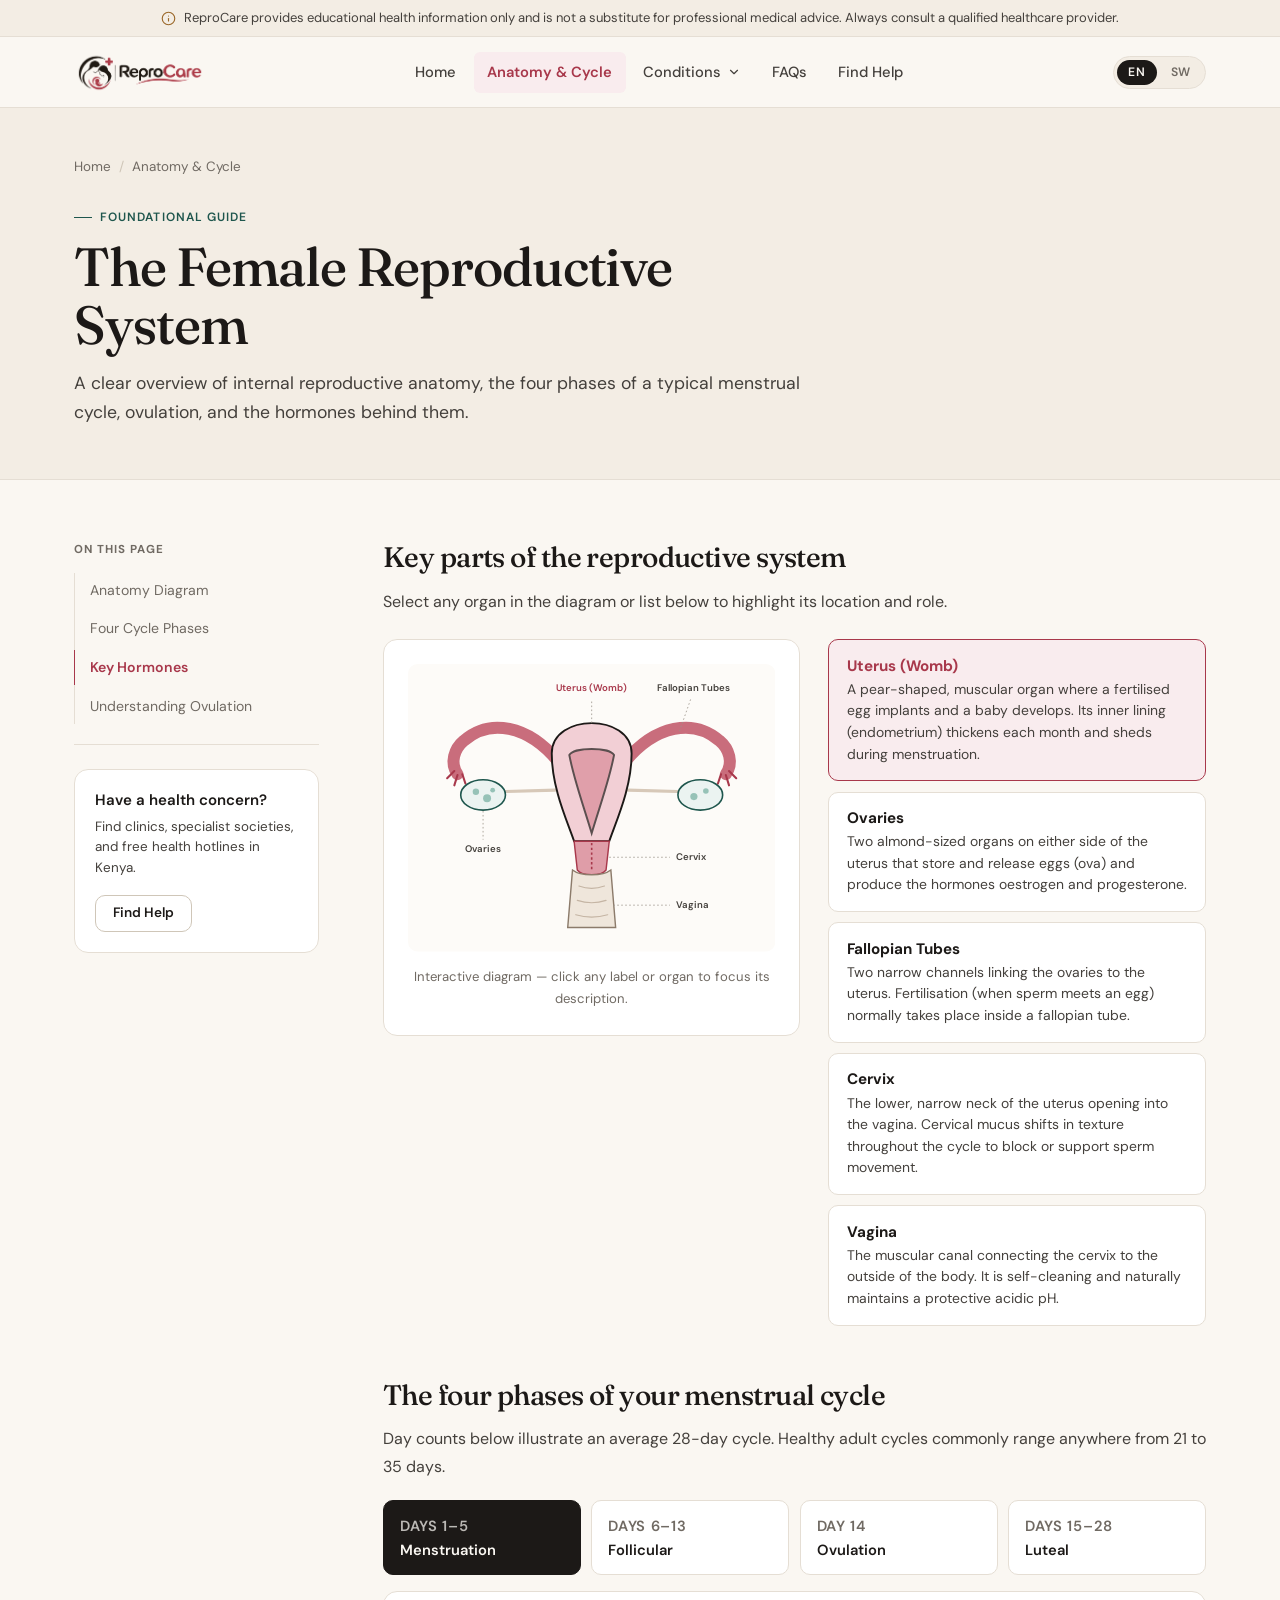
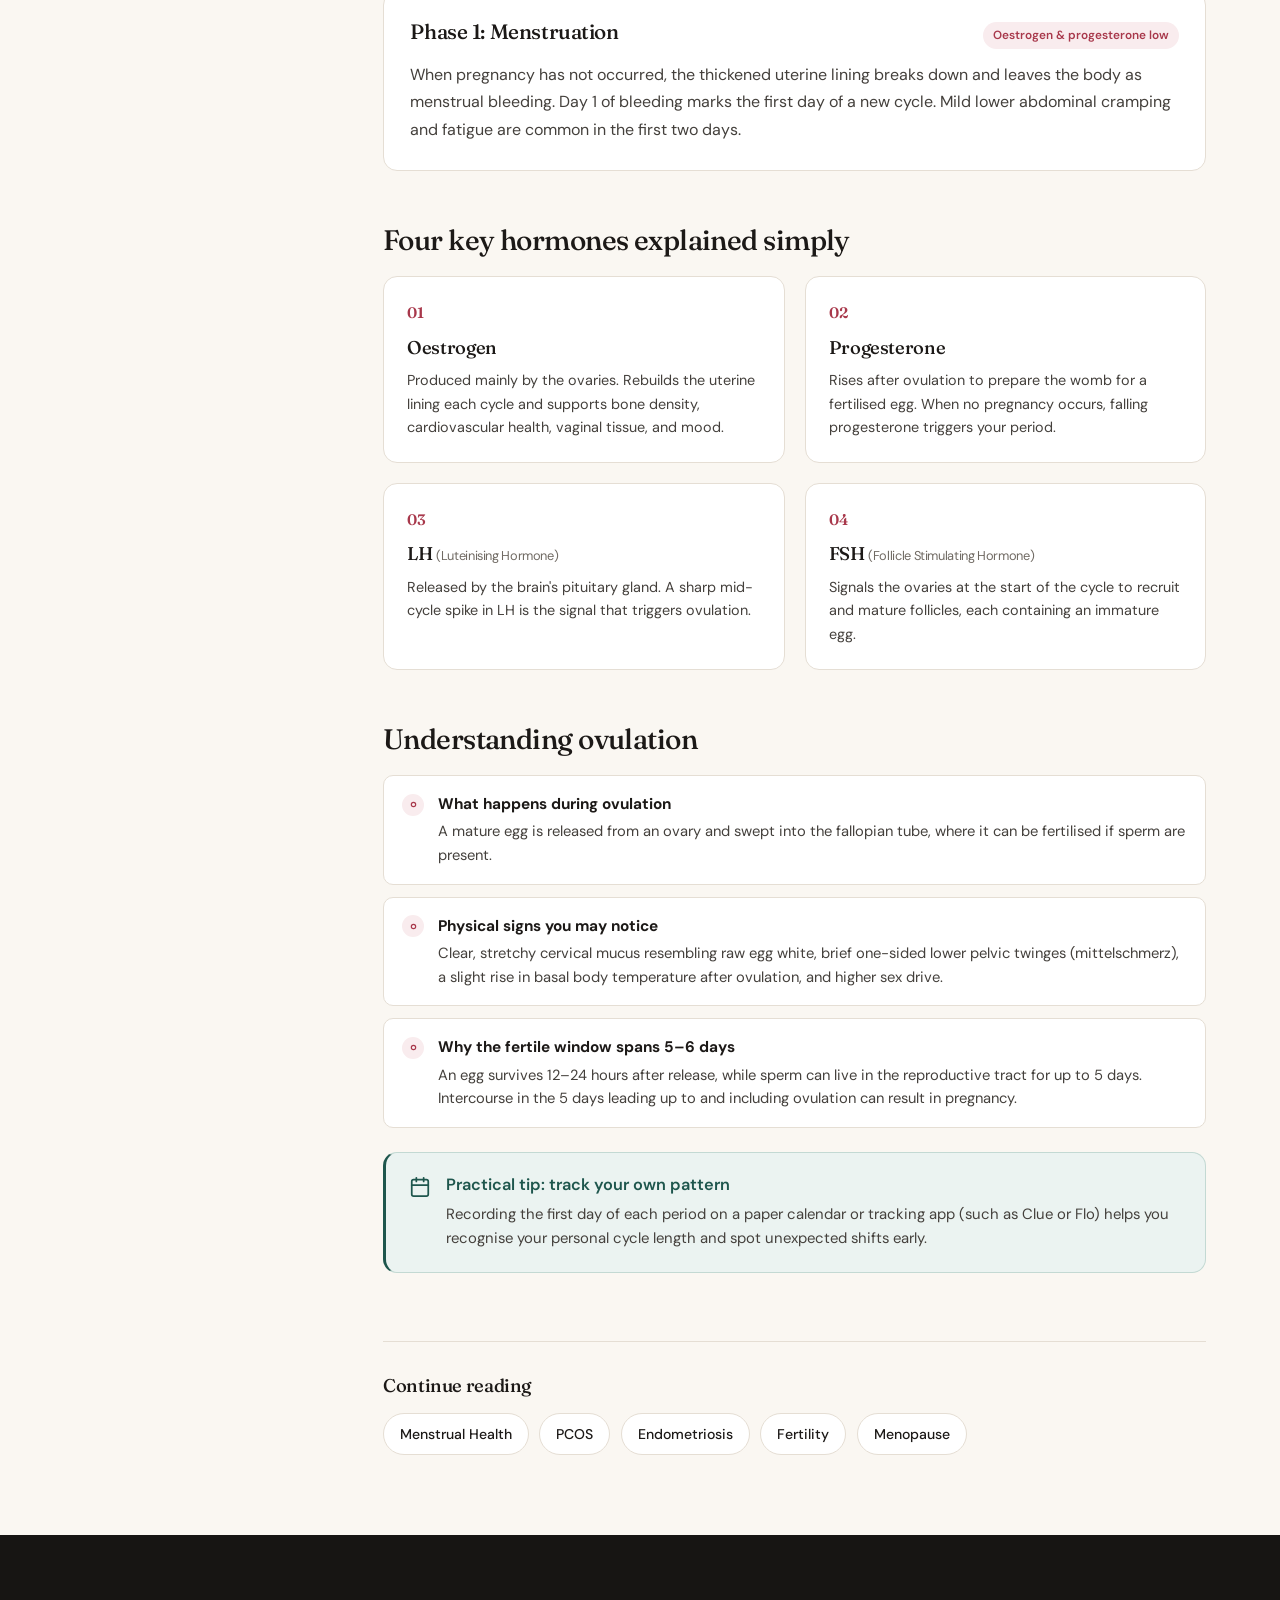
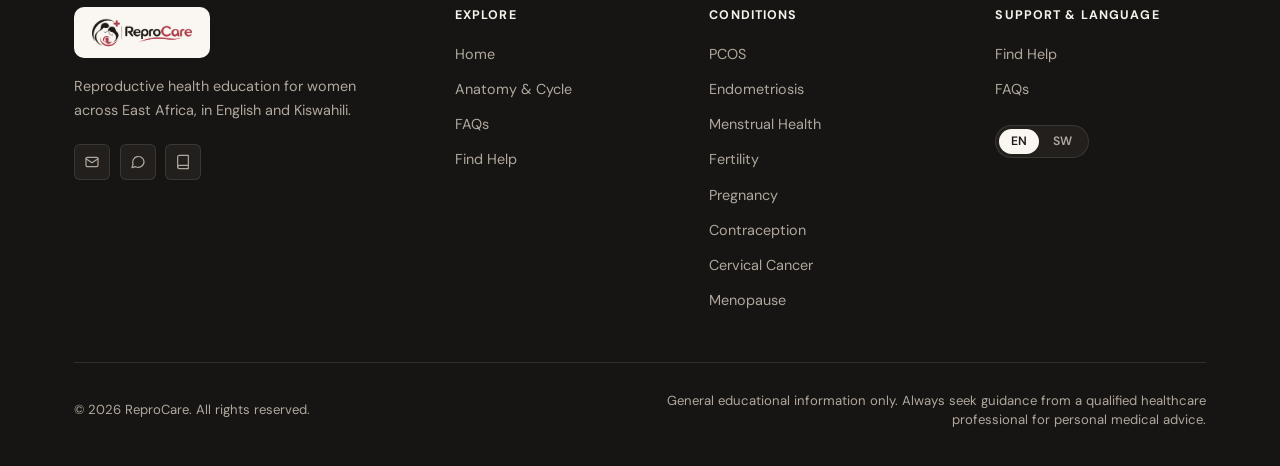
<file: reproductive-system.html>
<!DOCTYPE html>
<html lang="en">

<head>
  <meta charset="UTF-8" />
  <meta name="viewport" content="width=device-width, initial-scale=1.0" />
  <title>Female Reproductive System &amp; Menstrual Cycle — ReproCare</title>
  <meta name="description"
    content="Explore the female reproductive system: interactive anatomy diagram, the four phases of the menstrual cycle, key hormones, and ovulation explained clearly in English and Kiswahili." />
  <link rel="icon" type="image/png" href="assets/images/repro%20lg.png" />
  <link rel="apple-touch-icon" href="assets/images/repro%20lg.png" />
  <meta property="og:image" content="assets/images/repro%20lg.png" />
  <link rel="preconnect" href="https://fonts.googleapis.com" />
  <link rel="preconnect" href="https://fonts.gstatic.com" crossorigin />
  <link rel="stylesheet" href="css/styles.css" />
</head>

<body>
  <a href="#main-content" class="skip-link" data-i18n="skip_link">Skip to main content</a>

  <div class="notice-bar" role="note">
    <div class="container notice-bar-inner">
      <svg viewBox="0 0 24 24" fill="none" stroke="currentColor" stroke-width="1.8" stroke-linecap="round" stroke-linejoin="round" aria-hidden="true">
        <circle cx="12" cy="12" r="10" /><line x1="12" y1="16" x2="12" y2="12" /><line x1="12" y1="8" x2="12.01" y2="8" />
      </svg>
      <p data-i18n="disclaimer_text">ReproCare provides educational health information only and is not a substitute for professional medical advice. Always consult a qualified healthcare provider.</p>
    </div>
  </div>

  <header class="site-header" id="siteHeader">
    <div class="container nav-inner">
      <a href="index.html" class="brand-link" aria-label="ReproCare Home">
        <img src="assets/images/repro%20lg.png" alt="ReproCare" class="brand-logo" width="144" height="48" />
      </a>

      <nav aria-label="Main navigation">
        <ul class="nav-menu">
          <li class="nav-item"><a href="index.html" class="nav-link" data-i18n="nav_home">Home</a></li>
          <li class="nav-item"><a href="reproductive-system.html" class="nav-link active" data-i18n="nav_repro">Anatomy &amp; Cycle</a></li>
          <li class="nav-item has-dropdown">
            <a href="index.html#conditions" class="nav-link dropdown-trigger" aria-expanded="false" aria-haspopup="true">
              <span data-i18n="nav_conditions">Conditions</span>
              <svg class="nav-chevron" viewBox="0 0 24 24" fill="none" stroke="currentColor" stroke-width="2" stroke-linecap="round" stroke-linejoin="round" aria-hidden="true">
                <polyline points="6 9 12 15 18 9" />
              </svg>
            </a>
            <div class="nav-dropdown">
              <div class="nav-dropdown-panel">
                <a href="conditions/pcos.html" class="dropdown-link"><strong data-i18n="cond_pcos">PCOS</strong><span data-i18n="cond_pcos_short">Hormones, cysts &amp; cycle balance</span></a>
                <a href="conditions/endometriosis.html" class="dropdown-link"><strong data-i18n="cond_endo">Endometriosis</strong><span data-i18n="cond_endo_short">Pelvic pain &amp; treatment options</span></a>
                <a href="conditions/menstrual-health.html" class="dropdown-link"><strong data-i18n="cond_menstrual">Menstrual Health</strong><span data-i18n="cond_menstrual_short">Normal periods, care &amp; tracking</span></a>
                <a href="conditions/fertility.html" class="dropdown-link"><strong data-i18n="cond_fertility">Fertility</strong><span data-i18n="cond_fertility_short">Ovulation &amp; conception support</span></a>
                <a href="conditions/pregnancy.html" class="dropdown-link"><strong data-i18n="cond_pregnancy">Pregnancy</strong><span data-i18n="cond_pregnancy_short">Trimesters &amp; antenatal care</span></a>
                <a href="conditions/contraception.html" class="dropdown-link"><strong data-i18n="cond_contraception">Contraception</strong><span data-i18n="cond_contraception_short">Compare family planning methods</span></a>
                <a href="conditions/cervical-cancer.html" class="dropdown-link"><strong data-i18n="cond_cervical">Cervical Cancer</strong><span data-i18n="cond_cervical_short">HPV vaccination &amp; screening</span></a>
                <a href="conditions/menopause.html" class="dropdown-link"><strong data-i18n="cond_menopause">Menopause</strong><span data-i18n="cond_menopause_short">Perimenopause &amp; midlife health</span></a>
              </div>
            </div>
          </li>
          <li class="nav-item"><a href="faqs.html" class="nav-link" data-i18n="nav_faqs">FAQs</a></li>
          <li class="nav-item"><a href="find-help.html" class="nav-link" data-i18n="nav_findhelp">Find Help</a></li>
        </ul>
      </nav>

      <div class="nav-actions">
        <div class="lang-switch" role="group" aria-label="Language selector">
          <button type="button" class="lang-btn active" data-lang="en" aria-pressed="true">EN</button>
          <button type="button" class="lang-btn" data-lang="sw" aria-pressed="false">SW</button>
        </div>
        <button type="button" class="menu-toggle" id="menuToggle" aria-label="Open navigation menu" aria-expanded="false" aria-controls="mobileDrawer">
          <span></span><span></span><span></span>
        </button>
      </div>
    </div>
  </header>

  <div class="mobile-drawer" id="mobileDrawer" aria-hidden="true">
    <nav class="mobile-drawer-panel" aria-label="Mobile navigation">
      <div class="mobile-drawer-brand">
        <a href="index.html" class="brand-link" aria-label="ReproCare Home">
          <img src="assets/images/repro%20lg.png" alt="ReproCare" class="brand-logo" width="128" height="43" />
        </a>
      </div>
      <div>
        <div class="mobile-group-label" data-i18n="mobile_menu_main">Navigate</div>
        <div class="mobile-nav-list">
          <a href="index.html" data-i18n="nav_home">Home</a>
          <a href="reproductive-system.html" class="active" data-i18n="nav_repro">Anatomy &amp; Cycle</a>
          <a href="faqs.html" data-i18n="nav_faqs">FAQs</a>
          <a href="find-help.html" data-i18n="nav_findhelp">Find Help</a>
        </div>
      </div>
      <div>
        <div class="mobile-group-label" data-i18n="mobile_menu_conditions">Health Topics</div>
        <div class="mobile-nav-list">
          <a href="conditions/pcos.html" data-i18n="cond_pcos">PCOS</a>
          <a href="conditions/endometriosis.html" data-i18n="cond_endo">Endometriosis</a>
          <a href="conditions/menstrual-health.html" data-i18n="cond_menstrual">Menstrual Health</a>
          <a href="conditions/fertility.html" data-i18n="cond_fertility">Fertility</a>
          <a href="conditions/pregnancy.html" data-i18n="cond_pregnancy">Pregnancy</a>
          <a href="conditions/contraception.html" data-i18n="cond_contraception">Contraception</a>
          <a href="conditions/cervical-cancer.html" data-i18n="cond_cervical">Cervical Cancer</a>
          <a href="conditions/menopause.html" data-i18n="cond_menopause">Menopause</a>
        </div>
      </div>
      <div>
        <div class="mobile-group-label" data-i18n="mobile_menu_lang">Language</div>
        <div class="lang-switch" role="group" aria-label="Language selector">
          <button type="button" class="lang-btn active" data-lang="en" aria-pressed="true">EN</button>
          <button type="button" class="lang-btn" data-lang="sw" aria-pressed="false">SW</button>
        </div>
      </div>
    </nav>
  </div>

  <main id="main-content">
    <section class="page-header">
      <div class="container">
        <nav class="breadcrumb" aria-label="Breadcrumb">
          <a href="index.html" data-i18n="breadcrumb_home">Home</a>
          <span class="breadcrumb-sep" aria-hidden="true">/</span>
          <span data-i18n="nav_repro">Anatomy &amp; Cycle</span>
        </nav>
        <span class="eyebrow eyebrow-sage">
          <span class="en-text">Foundational Guide</span>
          <span class="sw-text" style="display:none;">Mwongozo wa Msingi</span>
        </span>
        <h1>
          <span class="en-text">The Female Reproductive System</span>
          <span class="sw-text" style="display:none;">Mfumo wa Uzazi wa Kike</span>
        </h1>
        <p class="page-header-lead">
          <span class="en-text">A clear overview of internal reproductive anatomy, the four phases of a typical menstrual cycle, ovulation, and the hormones behind them.</span>
          <span class="sw-text" style="display:none;">Maelezo ya wazi kuhusu muundo wa ndani wa mfumo wa uzazi, awamu nne za mzunguko wa hedhi, ovulation, na homoni zinazoongoza mabadiliko haya.</span>
        </p>
      </div>
    </section>

    <div class="article-wrap">
      <div class="container article-layout">
        <aside class="article-sidebar" aria-label="Section navigation">
          <div class="toc-box">
            <div class="toc-title" data-i18n="sidebar_toc">On this page</div>
            <ul class="toc-list">
              <li><a href="#anatomy" class="active"><span class="en-text">Anatomy Diagram</span><span class="sw-text" style="display:none;">Muundo wa Viungo</span></a></li>
              <li><a href="#cycle"><span class="en-text">Four Cycle Phases</span><span class="sw-text" style="display:none;">Awamu Nne za Mzunguko</span></a></li>
              <li><a href="#hormones"><span class="en-text">Key Hormones</span><span class="sw-text" style="display:none;">Homoni Muhimu</span></a></li>
              <li><a href="#ovulation"><span class="en-text">Understanding Ovulation</span><span class="sw-text" style="display:none;">Kuelewa Ovulation</span></a></li>
            </ul>
          </div>
          <div class="sidebar-help">
            <h4 data-i18n="sidebar_help_title">Have a health concern?</h4>
            <p data-i18n="sidebar_help_desc">Find clinics, specialist societies, and free health hotlines in Kenya.</p>
            <a href="find-help.html" class="btn btn-secondary btn-sm" data-i18n="sidebar_help_cta">Find Help</a>
          </div>
        </aside>

        <div class="article-body">
          <section class="article-section" id="anatomy">
            <h2>
              <span class="en-text">Key parts of the reproductive system</span>
              <span class="sw-text" style="display:none;">Sehemu muhimu za mfumo wa uzazi</span>
            </h2>
            <p class="en-text">Select any organ in the diagram or list below to highlight its location and role.</p>
            <p class="sw-text" style="display:none;">Bonyeza kiungo chochote kwenye mchoro au orodha hapa chini kuona mahali kilipo na kazi yake.</p>

            <div class="anatomy-explorer" id="anatomyExplorer">
              <div class="anatomy-diagram-card">
                <svg class="anatomy-svg" viewBox="0 0 460 360" role="img" aria-label="Anatomical diagram showing the ovaries, fallopian tubes, uterus, cervix, and vagina">
                  <rect x="0" y="0" width="460" height="360" rx="12" fill="#FDFBF8" />

                  <!-- Fallopian Tubes -->
                  <g class="anatomy-part" data-part="tubes">
                    <path d="M188 122 C150 76, 102 68, 70 96 C58 106, 52 124, 62 138" fill="none" stroke="#C96D7C" stroke-width="15" stroke-linecap="round" />
                    <path d="M272 122 C310 76, 358 68, 390 96 C402 106, 408 124, 398 138" fill="none" stroke="#C96D7C" stroke-width="15" stroke-linecap="round" />
                    <!-- Fimbriae -->
                    <path d="M58 134 l-9 9 M62 139 l-4 13 M68 138 l4 12" stroke="#A8384B" stroke-width="2.6" stroke-linecap="round" />
                    <path d="M402 134 l9 9 M398 139 l4 13 M392 138 l-4 12" stroke="#A8384B" stroke-width="2.6" stroke-linecap="round" />
                  </g>

                  <!-- Ovarian Ligaments (subtle anatomical context) -->
                  <line x1="184" y1="158" x2="112" y2="160" stroke="#D7C8B8" stroke-width="4" stroke-linecap="round" />
                  <line x1="276" y1="158" x2="348" y2="160" stroke="#D7C8B8" stroke-width="4" stroke-linecap="round" />

                  <!-- Ovaries -->
                  <g class="anatomy-part" data-part="ovaries">
                    <ellipse cx="94" cy="164" rx="28" ry="19" fill="#EBF3F1" stroke="#1E564D" stroke-width="2" />
                    <circle cx="85" cy="160" r="4" fill="#96C2B7" />
                    <circle cx="99" cy="168" r="5" fill="#96C2B7" />
                    <circle cx="106" cy="158" r="3" fill="#96C2B7" />

                    <ellipse cx="366" cy="164" rx="28" ry="19" fill="#EBF3F1" stroke="#1E564D" stroke-width="2" />
                    <circle cx="358" cy="166" r="4.5" fill="#96C2B7" />
                    <circle cx="373" cy="159" r="3.5" fill="#96C2B7" />
                  </g>

                  <!-- Uterus (Womb) -->
                  <g class="anatomy-part active" data-part="uterus">
                    <path d="M180 112 C180 86, 206 74, 230 74 C254 74, 280 86, 280 112 C280 156, 260 198, 252 222 L208 222 C200 198, 180 156, 180 112 Z"
                      fill="#F2CFD5" stroke="#A8384B" stroke-width="2" />
                    <!-- Endometrial cavity -->
                    <path d="M202 114 C208 104, 252 104, 258 114 C252 146, 240 178, 230 212 C220 178, 208 146, 202 114 Z"
                      fill="#D98B98" opacity="0.7" />
                  </g>

                  <!-- Cervix -->
                  <g class="anatomy-part" data-part="cervix">
                    <path d="M208 222 L252 222 L248 258 C242 266, 218 266, 212 258 Z"
                      fill="#DF9DA8" stroke="#A8384B" stroke-width="1.8" />
                    <line x1="230" y1="224" x2="230" y2="260" stroke="#A8384B" stroke-width="2" stroke-dasharray="3 3" />
                  </g>

                  <!-- Vagina -->
                  <g class="anatomy-part" data-part="vagina">
                    <path d="M206 258 C216 266, 244 266, 254 258 L260 330 L200 330 Z"
                      fill="#EFE6DB" stroke="#8C7B6B" stroke-width="1.8" />
                    <path d="M214 278 Q230 284 246 278 M212 296 Q230 302 248 296 M210 314 Q230 320 250 314"
                      fill="none" stroke="#C5B5A4" stroke-width="1.5" stroke-linecap="round" />
                  </g>

                  <!-- Leader Lines & Clean Labels -->
                  <g stroke="#9B938A" stroke-width="1" stroke-dasharray="2 3">
                    <line x1="230" y1="74" x2="230" y2="44" />
                    <line x1="340" y1="84" x2="354" y2="44" />
                    <line x1="94" y1="184" x2="94" y2="220" />
                    <line x1="252" y1="242" x2="328" y2="242" />
                    <line x1="257" y1="302" x2="328" y2="302" />
                  </g>

                  <text x="230" y="34" text-anchor="middle" class="anatomy-label active" data-part="uterus">Uterus (Womb)</text>
                  <text x="358" y="34" text-anchor="middle" class="anatomy-label" data-part="tubes">Fallopian Tubes</text>
                  <text x="94" y="236" text-anchor="middle" class="anatomy-label" data-part="ovaries">Ovaries</text>
                  <text x="336" y="246" text-anchor="start" class="anatomy-label" data-part="cervix">Cervix</text>
                  <text x="336" y="306" text-anchor="start" class="anatomy-label" data-part="vagina">Vagina</text>
                </svg>
                <p class="anatomy-caption">
                  <span class="en-text">Interactive diagram — click any label or organ to focus its description.</span>
                  <span class="sw-text" style="display:none;">Mchoro shirikishi — bonyeza jina au kiungo chochote kusoma maelezo yake.</span>
                </p>
              </div>

              <div class="organ-list" role="group" aria-label="Reproductive organs">
                <button type="button" class="organ-item active" data-organ="uterus" aria-pressed="true">
                  <strong class="en-text">Uterus (Womb)</strong>
                  <strong class="sw-text" style="display:none;">Kizazi</strong>
                  <p class="en-text">A pear-shaped, muscular organ where a fertilised egg implants and a baby develops. Its inner lining (endometrium) thickens each month and sheds during menstruation.</p>
                  <p class="sw-text" style="display:none;">Kiungo chenye misuli chenye umbo la pea ambapo yai lililorutubishwa hupandikizwa na mtoto hukua. Ukuta wake wa ndani (endometrium) hunenepa kila mwezi na kutoka wakati wa hedhi.</p>
                </button>

                <button type="button" class="organ-item" data-organ="ovaries" aria-pressed="false">
                  <strong class="en-text">Ovaries</strong>
                  <strong class="sw-text" style="display:none;">Ovari</strong>
                  <p class="en-text">Two almond-sized organs on either side of the uterus that store and release eggs (ova) and produce the hormones oestrogen and progesterone.</p>
                  <p class="sw-text" style="display:none;">Viungo viwili vya ukubwa wa lozi pande zote mbili za kizazi vinavyotunza na kutoa mayai (ova) na kuzalisha homoni za oestrogen na progesterone.</p>
                </button>

                <button type="button" class="organ-item" data-organ="tubes" aria-pressed="false">
                  <strong class="en-text">Fallopian Tubes</strong>
                  <strong class="sw-text" style="display:none;">Mirija ya Fallopian</strong>
                  <p class="en-text">Two narrow channels linking the ovaries to the uterus. Fertilisation (when sperm meets an egg) normally takes place inside a fallopian tube.</p>
                  <p class="sw-text" style="display:none;">Mirija miwili myembamba inayounganisha ovari na kizazi. Urutubishaji (mbegu ya kiume inapokutana na yai) kwa kawaida hutokea ndani ya mrija huu.</p>
                </button>

                <button type="button" class="organ-item" data-organ="cervix" aria-pressed="false">
                  <strong class="en-text">Cervix</strong>
                  <strong class="sw-text" style="display:none;">Mlango wa Kizazi</strong>
                  <p class="en-text">The lower, narrow neck of the uterus opening into the vagina. Cervical mucus shifts in texture throughout the cycle to block or support sperm movement.</p>
                  <p class="sw-text" style="display:none;">Shingo ya chini, nyembamba ya kizazi inayofunguka kwenye uke. Kamasi ya mlango wa kizazi hubadilika katika mzunguko mzima.</p>
                </button>

                <button type="button" class="organ-item" data-organ="vagina" aria-pressed="false">
                  <strong class="en-text">Vagina</strong>
                  <strong class="sw-text" style="display:none;">Uke</strong>
                  <p class="en-text">The muscular canal connecting the cervix to the outside of the body. It is self-cleaning and naturally maintains a protective acidic pH.</p>
                  <p class="sw-text" style="display:none;">Mfereji wenye misuli unaounganisha mlango wa kizazi na nje ya mwili. Unajisafisha wenyewe na kudumisha pH yake ya asili ya ulinzi.</p>
                </button>
              </div>
            </div>
          </section>

          <section class="article-section" id="cycle">
            <h2>
              <span class="en-text">The four phases of your menstrual cycle</span>
              <span class="sw-text" style="display:none;">Awamu nne za mzunguko wako wa hedhi</span>
            </h2>
            <p class="en-text">Day counts below illustrate an average 28-day cycle. Healthy adult cycles commonly range anywhere from 21 to 35 days.</p>
            <p class="sw-text" style="display:none;">Idadi ya siku hapa chini inatumia mfano wa mzunguko wa siku 28. Mzunguko wa kawaida wa mtu mzima unaweza kuwa kati ya siku 21 hadi 35.</p>

            <div id="cycleExplorer">
              <div class="cycle-tabs" role="tablist" aria-label="Menstrual cycle phases">
                <button type="button" class="cycle-tab active" role="tab" aria-selected="true" data-phase="p1">
                  <small><span class="en-text">Days 1–5</span><span class="sw-text" style="display:none;">Siku 1–5</span></small>
                  <span class="en-text">Menstruation</span>
                  <span class="sw-text" style="display:none;">Hedhi</span>
                </button>
                <button type="button" class="cycle-tab" role="tab" aria-selected="false" data-phase="p2">
                  <small><span class="en-text">Days 6–13</span><span class="sw-text" style="display:none;">Siku 6–13</span></small>
                  <span class="en-text">Follicular</span>
                  <span class="sw-text" style="display:none;">Follicular</span>
                </button>
                <button type="button" class="cycle-tab" role="tab" aria-selected="false" data-phase="p3">
                  <small><span class="en-text">Day 14</span><span class="sw-text" style="display:none;">Siku ya 14</span></small>
                  <span class="en-text">Ovulation</span>
                  <span class="sw-text" style="display:none;">Ovulation</span>
                </button>
                <button type="button" class="cycle-tab" role="tab" aria-selected="false" data-phase="p4">
                  <small><span class="en-text">Days 15–28</span><span class="sw-text" style="display:none;">Siku 15–28</span></small>
                  <span class="en-text">Luteal</span>
                  <span class="sw-text" style="display:none;">Luteal</span>
                </button>
              </div>

              <div class="cycle-panel active" role="tabpanel" data-phase-panel="p1">
                <div class="cycle-panel-head">
                  <h3><span class="en-text">Phase 1: Menstruation</span><span class="sw-text" style="display:none;">Awamu ya 1: Hedhi</span></h3>
                  <span class="badge badge-accent"><span class="en-text">Oestrogen &amp; progesterone low</span><span class="sw-text" style="display:none;">Oestrogen na progesterone chini</span></span>
                </div>
                <p class="en-text">When pregnancy has not occurred, the thickened uterine lining breaks down and leaves the body as menstrual bleeding. Day 1 of bleeding marks the first day of a new cycle. Mild lower abdominal cramping and fatigue are common in the first two days.</p>
                <p class="sw-text" style="display:none;">Ikiwa ujauzito haukutokea, ukuta wa kizazi uliokuwa umenenepa huporomoka na kutoka mwilini kama damu ya hedhi. Siku ya 1 ya kutokwa damu ndiyo siku ya kwanza ya mzunguko mpya.</p>
              </div>

              <div class="cycle-panel" role="tabpanel" data-phase-panel="p2">
                <div class="cycle-panel-head">
                  <h3><span class="en-text">Phase 2: Follicular Phase</span><span class="sw-text" style="display:none;">Awamu ya 2: Awamu ya Follicular</span></h3>
                  <span class="badge badge-ochre"><span class="en-text">FSH &amp; oestrogen rising</span><span class="sw-text" style="display:none;">FSH na oestrogen zinapanda</span></span>
                </div>
                <p class="en-text">The pituitary gland releases Follicle Stimulating Hormone (FSH), prompting several follicles in the ovaries to develop. Usually one dominant follicle matures an egg while rising oestrogen thickens the uterine lining in preparation for potential pregnancy.</p>
                <p class="sw-text" style="display:none;">Tezi ya pituitari hutoa homoni ya FSH, ikichochea vifuko kadhaa kwenye ovari kukua. Kawaida kifuko kimoja kikuu hukomaza yai huku oestrogen ikiongezeka na kujenga upya ukuta wa kizazi.</p>
              </div>

              <div class="cycle-panel" role="tabpanel" data-phase-panel="p3">
                <div class="cycle-panel-head">
                  <h3><span class="en-text">Phase 3: Ovulation</span><span class="sw-text" style="display:none;">Awamu ya 3: Ovulation</span></h3>
                  <span class="badge badge-sage"><span class="en-text">LH surge · Peak fertility</span><span class="sw-text" style="display:none;">Ongezeko la LH · Rutuba ya juu</span></span>
                </div>
                <p class="en-text">High oestrogen triggers a sharp surge in Luteinising Hormone (LH), causing the mature follicle to release its egg into the fallopian tube. The egg remains viable for 12–24 hours, making the days immediately before and including ovulation your fertile window.</p>
                <p class="sw-text" style="display:none;">Kiwango cha juu cha oestrogen huchochea ongezeko la ghafla la homoni ya LH, na kusababisha yai lililokomaa kutolewa na kuingia kwenye mrija wa fallopian. Huu ni wakati wa juu zaidi wa rutuba.</p>
              </div>

              <div class="cycle-panel" role="tabpanel" data-phase-panel="p4">
                <div class="cycle-panel-head">
                  <h3><span class="en-text">Phase 4: Luteal Phase</span><span class="sw-text" style="display:none;">Awamu ya 4: Awamu ya Luteal</span></h3>
                  <span class="badge"><span class="en-text">Progesterone dominant</span><span class="sw-text" style="display:none;">Progesterone iko juu</span></span>
                </div>
                <p class="en-text">After releasing the egg, the empty follicle transforms into the corpus luteum and secretes progesterone to keep the uterine lining stable for implantation. If the egg is not fertilised, progesterone drops after roughly 14 days and menstruation begins again.</p>
                <p class="sw-text" style="display:none;">Baada ya kutoa yai, kifuko kilichobaki hutoa progesterone ili kuimarisha ukuta wa kizazi kwa upandikizaji. Ikiwa yai halikurutubishwa, progesterone hushuka na hedhi huanza tena.</p>
              </div>
            </div>
          </section>

          <section class="article-section" id="hormones">
            <h2>
              <span class="en-text">Four key hormones explained simply</span>
              <span class="sw-text" style="display:none;">Homoni nne muhimu zimeelezwa kwa urahisi</span>
            </h2>
            <div class="card-grid-2">
              <div class="editorial-card">
                <span class="card-num">01</span>
                <h3>Oestrogen</h3>
                <p class="en-text">Produced mainly by the ovaries. Rebuilds the uterine lining each cycle and supports bone density, cardiovascular health, vaginal tissue, and mood.</p>
                <p class="sw-text" style="display:none;">Inazalishwa hasa na ovari. Hujenga ukuta wa kizazi kila mzunguko na kusaidia uimara wa mifupa, afya ya moyo, na hisia.</p>
              </div>
              <div class="editorial-card">
                <span class="card-num">02</span>
                <h3>Progesterone</h3>
                <p class="en-text">Rises after ovulation to prepare the womb for a fertilised egg. When no pregnancy occurs, falling progesterone triggers your period.</p>
                <p class="sw-text" style="display:none;">Hupanda baada ya ovulation kuandaa kizazi kwa ujauzito. Ikiwa hakuna mimba, kushuka kwake huchochea hedhi kuanza.</p>
              </div>
              <div class="editorial-card">
                <span class="card-num">03</span>
                <h3>LH <span style="font-family:var(--font-sans);font-size:0.8rem;font-weight:400;color:var(--ink-muted);">(Luteinising Hormone)</span></h3>
                <p class="en-text">Released by the brain's pituitary gland. A sharp mid-cycle spike in LH is the signal that triggers ovulation.</p>
                <p class="sw-text" style="display:none;">Hutolewa na tezi ya pituitari ubongoni. Ongezeko lake la ghafla katikati ya mzunguko ndilo ishara inayochochea ovulation.</p>
              </div>
              <div class="editorial-card">
                <span class="card-num">04</span>
                <h3>FSH <span style="font-family:var(--font-sans);font-size:0.8rem;font-weight:400;color:var(--ink-muted);">(Follicle Stimulating Hormone)</span></h3>
                <p class="en-text">Signals the ovaries at the start of the cycle to recruit and mature follicles, each containing an immature egg.</p>
                <p class="sw-text" style="display:none;">Huamsha ovari mwanzoni mwa mzunguko ili kukuza na kukomaza vifuko vya mayai (follicles).</p>
              </div>
            </div>
          </section>

          <section class="article-section" id="ovulation">
            <h2>
              <span class="en-text">Understanding ovulation</span>
              <span class="sw-text" style="display:none;">Kuelewa ovulation</span>
            </h2>
            <ul class="clinical-list">
              <li>
                <span class="list-marker" aria-hidden="true">
                  <svg viewBox="0 0 24 24" fill="none" stroke="currentColor" stroke-width="2.2"><circle cx="12" cy="12" r="4" /></svg>
                </span>
                <div>
                  <strong class="en-text">What happens during ovulation</strong>
                  <strong class="sw-text" style="display:none;">Kinachotokea wakati wa ovulation</strong>
                  <p class="en-text">A mature egg is released from an ovary and swept into the fallopian tube, where it can be fertilised if sperm are present.</p>
                  <p class="sw-text" style="display:none;">Yai lililokomaa hutoka kwenye ovari na kuingia katika mrija wa fallopian, ambapo linaweza kurutubishwa na mbegu ya kiume.</p>
                </div>
              </li>
              <li>
                <span class="list-marker" aria-hidden="true">
                  <svg viewBox="0 0 24 24" fill="none" stroke="currentColor" stroke-width="2.2"><circle cx="12" cy="12" r="4" /></svg>
                </span>
                <div>
                  <strong class="en-text">Physical signs you may notice</strong>
                  <strong class="sw-text" style="display:none;">Ishara za kimwili unazoweza kuona</strong>
                  <p class="en-text">Clear, stretchy cervical mucus resembling raw egg white, brief one-sided lower pelvic twinges (mittelschmerz), a slight rise in basal body temperature after ovulation, and higher sex drive.</p>
                  <p class="sw-text" style="display:none;">Kamasi ya mlango wa kizazi iliyo wazi na ya kunyoosha kama ute wa yai, maumivu madogo upande mmoja wa nyonga (mittelschmerz), ongezeko dogo la joto la mwili, na kuongezeka kwa hamu ya ngono.</p>
                </div>
              </li>
              <li>
                <span class="list-marker" aria-hidden="true">
                  <svg viewBox="0 0 24 24" fill="none" stroke="currentColor" stroke-width="2.2"><circle cx="12" cy="12" r="4" /></svg>
                </span>
                <div>
                  <strong class="en-text">Why the fertile window spans 5–6 days</strong>
                  <strong class="sw-text" style="display:none;">Kwa nini kipindi cha rutuba ni siku 5–6</strong>
                  <p class="en-text">An egg survives 12–24 hours after release, while sperm can live in the reproductive tract for up to 5 days. Intercourse in the 5 days leading up to and including ovulation can result in pregnancy.</p>
                  <p class="sw-text" style="display:none;">Yai huishi masaa 12–24 baada ya kutolewa, ilhali mbegu za kiume zinaweza kuishi mwilini hadi siku 5 — ndiyo sababu kipindi cha rutuba ni siku 5–6.</p>
                </div>
              </li>
            </ul>

            <div class="callout callout-sage">
              <svg class="callout-icon" viewBox="0 0 24 24" fill="none" stroke="currentColor" stroke-width="1.9" stroke-linecap="round" stroke-linejoin="round" aria-hidden="true">
                <rect x="3" y="4" width="18" height="18" rx="2" /><line x1="16" y1="2" x2="16" y2="6" /><line x1="8" y1="2" x2="8" y2="6" /><line x1="3" y1="10" x2="21" y2="10" />
              </svg>
              <div>
                <h4>
                  <span class="en-text">Practical tip: track your own pattern</span>
                  <span class="sw-text" style="display:none;">Kidokezo: fuatilia muundo wako binafsi</span>
                </h4>
                <p class="en-text">Recording the first day of each period on a paper calendar or tracking app (such as Clue or Flo) helps you recognise your personal cycle length and spot unexpected shifts early.</p>
                <p class="sw-text" style="display:none;">Kuandika siku ya kwanza ya kila hedhi kwenye kalenda au programu (kama Clue au Flo) hukusaidia kuelewa urefu wa mzunguko wako na kutambua mabadiliko mapema.</p>
              </div>
            </div>
          </section>

          <div class="related-bar">
            <h3 data-i18n="related_title">Continue reading</h3>
            <div class="related-links">
              <a href="conditions/menstrual-health.html" class="related-pill" data-i18n="cond_menstrual">Menstrual Health</a>
              <a href="conditions/pcos.html" class="related-pill" data-i18n="cond_pcos">PCOS</a>
              <a href="conditions/endometriosis.html" class="related-pill" data-i18n="cond_endo">Endometriosis</a>
              <a href="conditions/fertility.html" class="related-pill" data-i18n="cond_fertility">Fertility</a>
              <a href="conditions/menopause.html" class="related-pill" data-i18n="cond_menopause">Menopause</a>
            </div>
          </div>
        </div>
      </div>
    </div>
  </main>

  <footer class="site-footer" role="contentinfo">
    <div class="container">
      <div class="footer-grid">
        <div class="footer-brand">
          <a href="index.html" class="brand-link footer-logo-wrap" aria-label="ReproCare Home">
            <img src="assets/images/repro%20lg.png" alt="ReproCare" class="brand-logo footer-logo" width="144" height="48" />
          </a>
          <p data-i18n="footer_desc">Reproductive health education for women across East Africa, in English and Kiswahili.</p>
          <div class="social-row" aria-label="Social media">
            <a href="find-help.html#contact" class="social-btn" aria-label="Email ReproCare"><svg viewBox="0 0 24 24" fill="none" stroke="currentColor" stroke-width="1.8" stroke-linecap="round" stroke-linejoin="round"><rect x="3" y="5" width="18" height="14" rx="2" /><polyline points="3 7 12 13 21 7" /></svg></a>
            <a href="find-help.html#contact" class="social-btn" aria-label="WhatsApp support"><svg viewBox="0 0 24 24" fill="none" stroke="currentColor" stroke-width="1.8" stroke-linecap="round" stroke-linejoin="round"><path d="M21 11.5a8.5 8.5 0 0 1-12.5 7.5L3 20.5l1.6-5.2A8.5 8.5 0 1 1 21 11.5Z" /></svg></a>
            <a href="find-help.html#references" class="social-btn" aria-label="Clinical references"><svg viewBox="0 0 24 24" fill="none" stroke="currentColor" stroke-width="1.8" stroke-linecap="round" stroke-linejoin="round"><path d="M4 19.5A2.5 2.5 0 0 1 6.5 17H20" /><path d="M6.5 2H20v20H6.5A2.5 2.5 0 0 1 4 19.5v-15A2.5 2.5 0 0 1 6.5 2Z" /></svg></a>
          </div>
        </div>
        <div class="footer-col">
          <h4 data-i18n="footer_explore">Explore</h4>
          <ul>
            <li><a href="index.html" data-i18n="nav_home">Home</a></li>
            <li><a href="reproductive-system.html" data-i18n="nav_repro">Anatomy &amp; Cycle</a></li>
            <li><a href="faqs.html" data-i18n="nav_faqs">FAQs</a></li>
            <li><a href="find-help.html" data-i18n="nav_findhelp">Find Help</a></li>
          </ul>
        </div>
        <div class="footer-col">
          <h4 data-i18n="footer_conditions">Conditions</h4>
          <ul>
            <li><a href="conditions/pcos.html" data-i18n="cond_pcos">PCOS</a></li>
            <li><a href="conditions/endometriosis.html" data-i18n="cond_endo">Endometriosis</a></li>
            <li><a href="conditions/menstrual-health.html" data-i18n="cond_menstrual">Menstrual Health</a></li>
            <li><a href="conditions/fertility.html" data-i18n="cond_fertility">Fertility</a></li>
            <li><a href="conditions/pregnancy.html" data-i18n="cond_pregnancy">Pregnancy</a></li>
            <li><a href="conditions/contraception.html" data-i18n="cond_contraception">Contraception</a></li>
            <li><a href="conditions/cervical-cancer.html" data-i18n="cond_cervical">Cervical Cancer</a></li>
            <li><a href="conditions/menopause.html" data-i18n="cond_menopause">Menopause</a></li>
          </ul>
        </div>
        <div class="footer-col">
          <h4 data-i18n="footer_support">Support &amp; Language</h4>
          <ul>
            <li><a href="find-help.html#emergency" data-i18n="nav_findhelp">Find Help</a></li>
            <li><a href="faqs.html" data-i18n="nav_faqs">FAQs</a></li>
          </ul>
          <div class="footer-lang">
            <div class="lang-switch" role="group" aria-label="Language selector">
              <button type="button" class="lang-btn active" data-lang="en" aria-pressed="true">EN</button>
              <button type="button" class="lang-btn" data-lang="sw" aria-pressed="false">SW</button>
            </div>
          </div>
        </div>
      </div>
      <div class="footer-bottom">
        <p data-i18n="footer_copy">© 2026 ReproCare. All rights reserved.</p>
        <p class="footer-disclaimer" data-i18n="footer_disclaimer">General educational information only. Always seek guidance from a qualified healthcare professional for personal medical advice.</p>
      </div>
    </div>
  </footer>

  <script src="js/i18n.js"></script>
  <script src="js/main.js"></script>
</body>

</html>
</file>
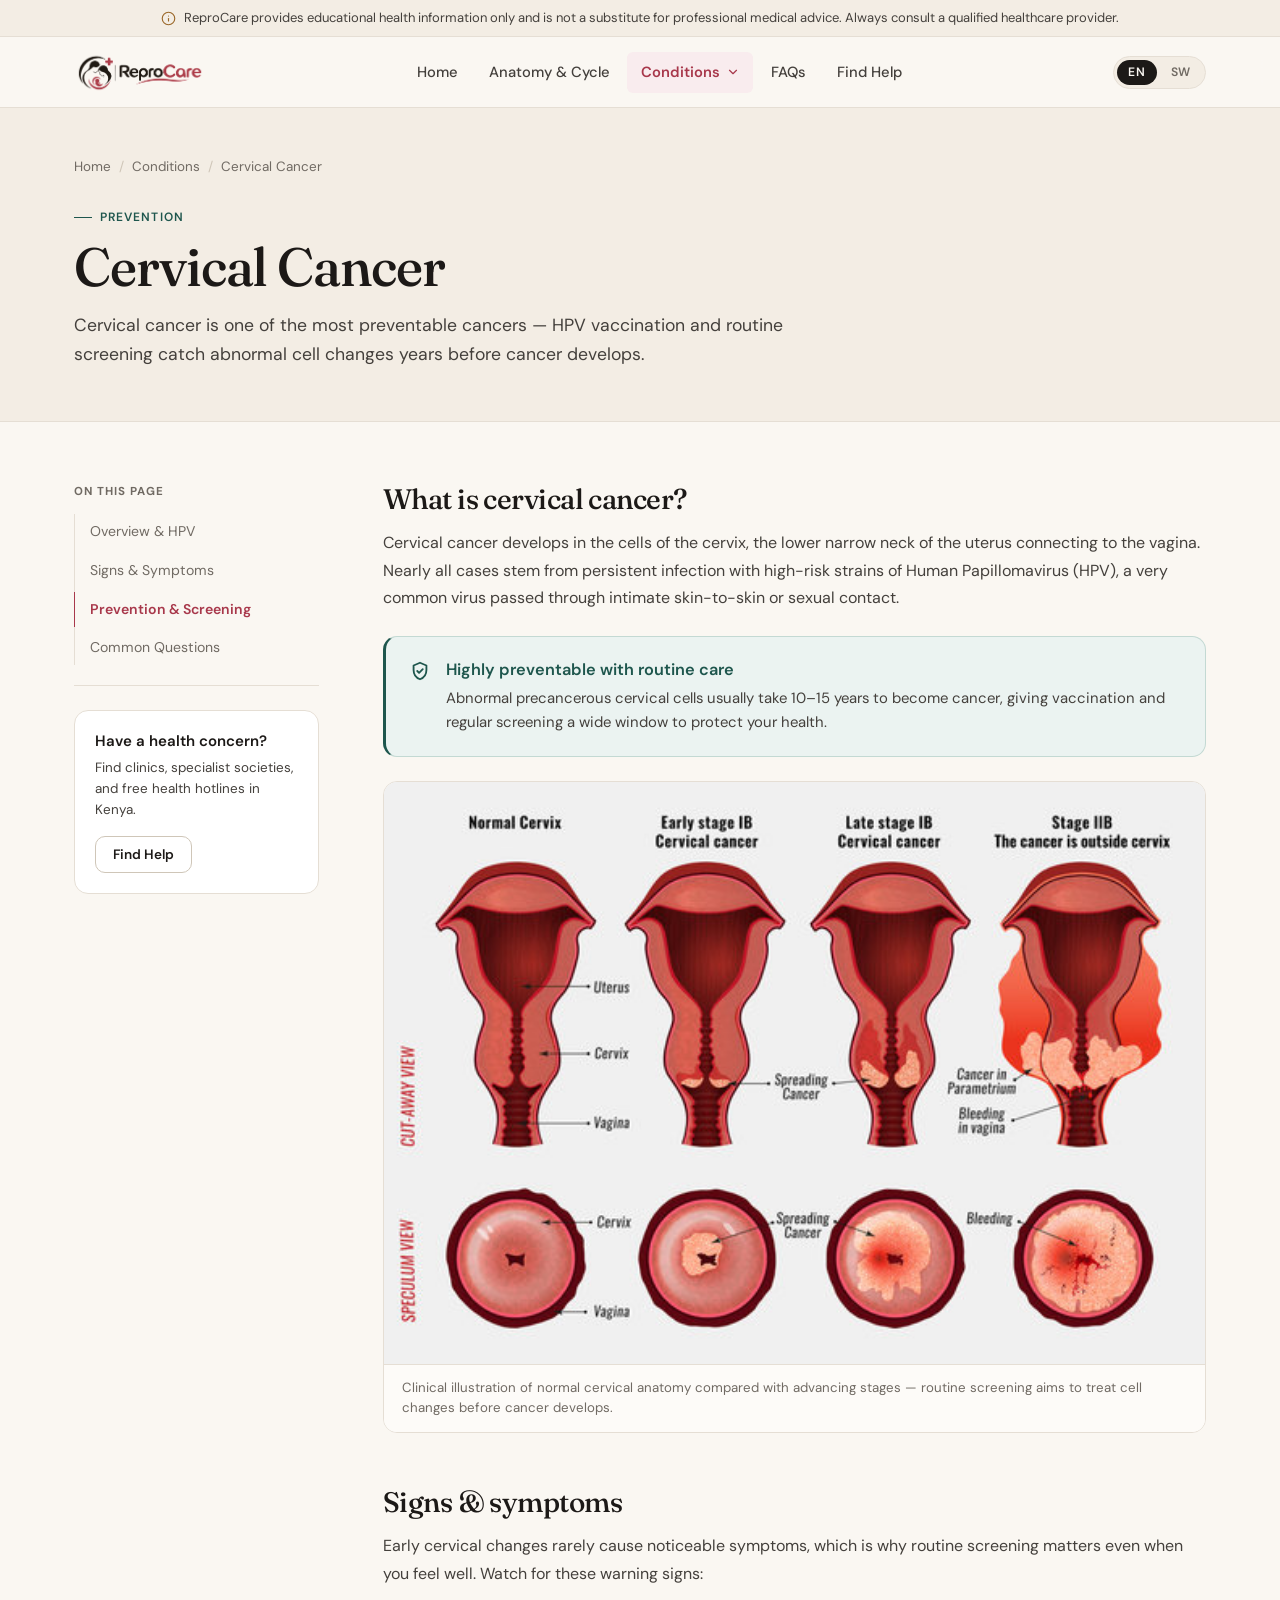
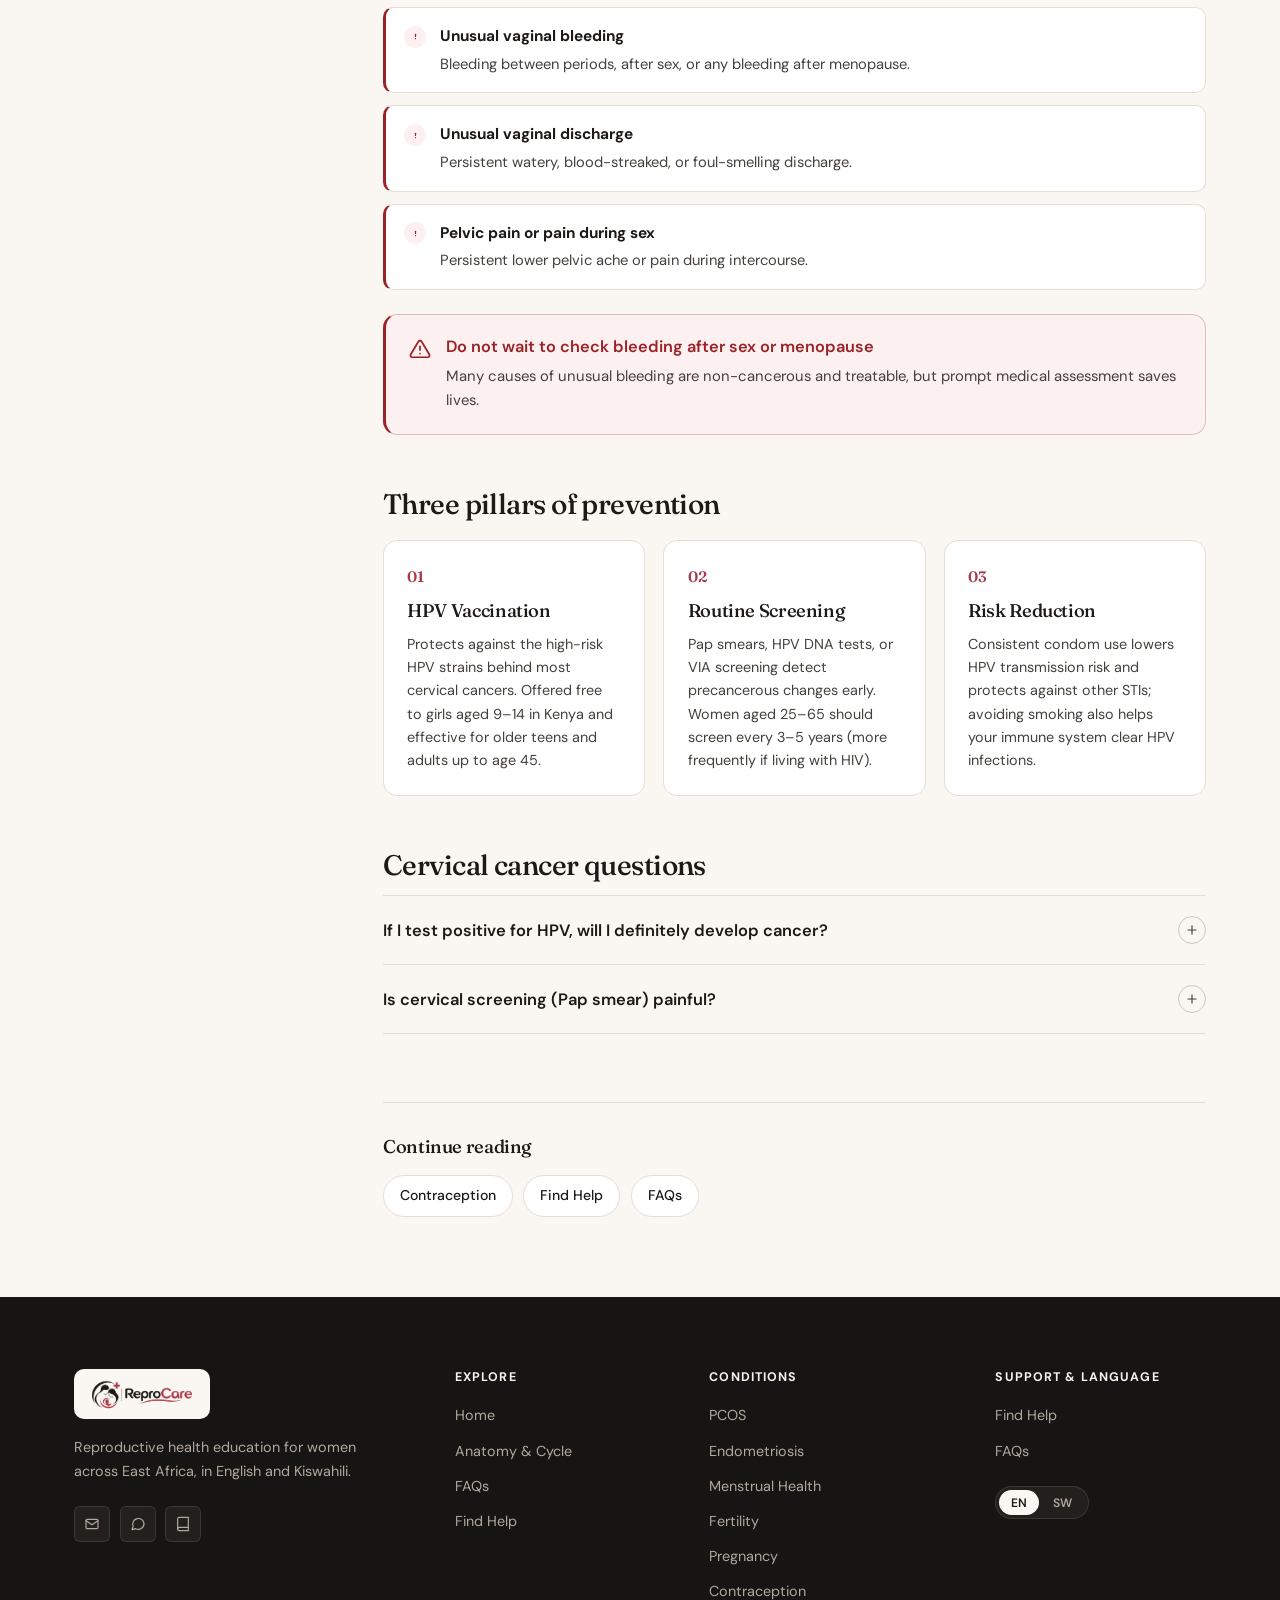
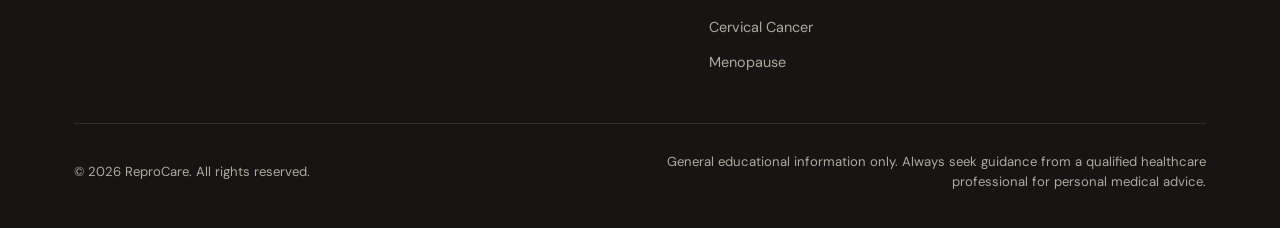
<file: conditions/cervical-cancer.html>
<!DOCTYPE html>
<html lang="en">

<head>
  <meta charset="UTF-8" />
  <meta name="viewport" content="width=device-width, initial-scale=1.0" />
  <title>Cervical Cancer Prevention &amp; Screening — ReproCare</title>
  <meta name="description"
    content="Cervical cancer prevention, HPV vaccination, Pap smears, and symptoms to watch for — explained clearly in English and Kiswahili." />
  <link rel="icon" type="image/png" href="../assets/images/repro%20lg.png" />
  <link rel="apple-touch-icon" href="../assets/images/repro%20lg.png" />
  <meta property="og:image" content="../assets/images/repro%20lg.png" />
  <link rel="preconnect" href="https://fonts.googleapis.com" />
  <link rel="preconnect" href="https://fonts.gstatic.com" crossorigin />
  <link rel="stylesheet" href="../css/styles.css" />
</head>

<body>
  <a href="#main-content" class="skip-link" data-i18n="skip_link">Skip to main content</a>

  <div class="notice-bar" role="note">
    <div class="container notice-bar-inner">
      <svg viewBox="0 0 24 24" fill="none" stroke="currentColor" stroke-width="1.8" stroke-linecap="round" stroke-linejoin="round" aria-hidden="true">
        <circle cx="12" cy="12" r="10" /><line x1="12" y1="16" x2="12" y2="12" /><line x1="12" y1="8" x2="12.01" y2="8" />
      </svg>
      <p data-i18n="disclaimer_text">ReproCare provides educational health information only and is not a substitute for professional medical advice. Always consult a qualified healthcare provider.</p>
    </div>
  </div>

  <header class="site-header" id="siteHeader">
    <div class="container nav-inner">
      <a href="../index.html" class="brand-link" aria-label="ReproCare Home">
        <img src="../assets/images/repro%20lg.png" alt="ReproCare" class="brand-logo" width="144" height="48" />
      </a>

      <nav aria-label="Main navigation">
        <ul class="nav-menu">
          <li class="nav-item"><a href="../index.html" class="nav-link" data-i18n="nav_home">Home</a></li>
          <li class="nav-item"><a href="../reproductive-system.html" class="nav-link" data-i18n="nav_repro">Anatomy &amp; Cycle</a></li>
          <li class="nav-item has-dropdown">
            <a href="../index.html#conditions" class="nav-link active dropdown-trigger" aria-expanded="false" aria-haspopup="true">
              <span data-i18n="nav_conditions">Conditions</span>
              <svg class="nav-chevron" viewBox="0 0 24 24" fill="none" stroke="currentColor" stroke-width="2" stroke-linecap="round" stroke-linejoin="round" aria-hidden="true">
                <polyline points="6 9 12 15 18 9" />
              </svg>
            </a>
            <div class="nav-dropdown">
              <div class="nav-dropdown-panel">
                <a href="pcos.html" class="dropdown-link"><strong data-i18n="cond_pcos">PCOS</strong><span data-i18n="cond_pcos_short">Hormones, cysts &amp; cycle balance</span></a>
                <a href="endometriosis.html" class="dropdown-link"><strong data-i18n="cond_endo">Endometriosis</strong><span data-i18n="cond_endo_short">Pelvic pain &amp; treatment options</span></a>
                <a href="menstrual-health.html" class="dropdown-link"><strong data-i18n="cond_menstrual">Menstrual Health</strong><span data-i18n="cond_menstrual_short">Normal periods, care &amp; tracking</span></a>
                <a href="fertility.html" class="dropdown-link"><strong data-i18n="cond_fertility">Fertility</strong><span data-i18n="cond_fertility_short">Ovulation &amp; conception support</span></a>
                <a href="pregnancy.html" class="dropdown-link"><strong data-i18n="cond_pregnancy">Pregnancy</strong><span data-i18n="cond_pregnancy_short">Trimesters &amp; antenatal care</span></a>
                <a href="contraception.html" class="dropdown-link"><strong data-i18n="cond_contraception">Contraception</strong><span data-i18n="cond_contraception_short">Compare family planning methods</span></a>
                <a href="cervical-cancer.html" class="dropdown-link active"><strong data-i18n="cond_cervical">Cervical Cancer</strong><span data-i18n="cond_cervical_short">HPV vaccination &amp; screening</span></a>
                <a href="menopause.html" class="dropdown-link"><strong data-i18n="cond_menopause">Menopause</strong><span data-i18n="cond_menopause_short">Perimenopause &amp; midlife health</span></a>
              </div>
            </div>
          </li>
          <li class="nav-item"><a href="../faqs.html" class="nav-link" data-i18n="nav_faqs">FAQs</a></li>
          <li class="nav-item"><a href="../find-help.html" class="nav-link" data-i18n="nav_findhelp">Find Help</a></li>
        </ul>
      </nav>

      <div class="nav-actions">
        <div class="lang-switch" role="group" aria-label="Language selector">
          <button type="button" class="lang-btn active" data-lang="en" aria-pressed="true">EN</button>
          <button type="button" class="lang-btn" data-lang="sw" aria-pressed="false">SW</button>
        </div>
        <button type="button" class="menu-toggle" id="menuToggle" aria-label="Open navigation menu" aria-expanded="false" aria-controls="mobileDrawer">
          <span></span><span></span><span></span>
        </button>
      </div>
    </div>
  </header>

  <div class="mobile-drawer" id="mobileDrawer" aria-hidden="true">
    <nav class="mobile-drawer-panel" aria-label="Mobile navigation">
      <div class="mobile-drawer-brand">
        <a href="../index.html" class="brand-link" aria-label="ReproCare Home">
          <img src="../assets/images/repro%20lg.png" alt="ReproCare" class="brand-logo" width="128" height="43" />
        </a>
      </div>
      <div>
        <div class="mobile-group-label" data-i18n="mobile_menu_main">Navigate</div>
        <div class="mobile-nav-list">
          <a href="../index.html" data-i18n="nav_home">Home</a>
          <a href="../reproductive-system.html" data-i18n="nav_repro">Anatomy &amp; Cycle</a>
          <a href="../faqs.html" data-i18n="nav_faqs">FAQs</a>
          <a href="../find-help.html" data-i18n="nav_findhelp">Find Help</a>
        </div>
      </div>
      <div>
        <div class="mobile-group-label" data-i18n="mobile_menu_conditions">Health Topics</div>
        <div class="mobile-nav-list">
          <a href="pcos.html" data-i18n="cond_pcos">PCOS</a>
          <a href="endometriosis.html" data-i18n="cond_endo">Endometriosis</a>
          <a href="menstrual-health.html" data-i18n="cond_menstrual">Menstrual Health</a>
          <a href="fertility.html" data-i18n="cond_fertility">Fertility</a>
          <a href="pregnancy.html" data-i18n="cond_pregnancy">Pregnancy</a>
          <a href="contraception.html" data-i18n="cond_contraception">Contraception</a>
          <a href="cervical-cancer.html" class="active" data-i18n="cond_cervical">Cervical Cancer</a>
          <a href="menopause.html" data-i18n="cond_menopause">Menopause</a>
        </div>
      </div>
      <div>
        <div class="mobile-group-label" data-i18n="mobile_menu_lang">Language</div>
        <div class="lang-switch" role="group" aria-label="Language selector">
          <button type="button" class="lang-btn active" data-lang="en" aria-pressed="true">EN</button>
          <button type="button" class="lang-btn" data-lang="sw" aria-pressed="false">SW</button>
        </div>
      </div>
    </nav>
  </div>

  <main id="main-content">
    <section class="page-header">
      <div class="container">
        <nav class="breadcrumb" aria-label="Breadcrumb">
          <a href="../index.html" data-i18n="breadcrumb_home">Home</a>
          <span class="breadcrumb-sep" aria-hidden="true">/</span>
          <a href="../index.html#conditions" data-i18n="breadcrumb_conditions">Conditions</a>
          <span class="breadcrumb-sep" aria-hidden="true">/</span>
          <span data-i18n="cond_cervical">Cervical Cancer</span>
        </nav>
        <span class="eyebrow eyebrow-sage" data-i18n="cat_prevention">Prevention</span>
        <h1>
          <span class="en-text">Cervical Cancer</span>
          <span class="sw-text" style="display:none;">Saratani ya Mlango wa Kizazi</span>
        </h1>
        <p class="page-header-lead">
          <span class="en-text">Cervical cancer is one of the most preventable cancers — HPV vaccination and routine screening catch abnormal cell changes years before cancer develops.</span>
          <span class="sw-text" style="display:none;">Saratani ya mlango wa kizazi inaweza kuzuiwa kwa kiasi kikubwa kupitia chanjo ya HPV na uchunguzi wa mara kwa mara unaogundua mabadiliko ya seli mapema.</span>
        </p>
      </div>
    </section>

    <div class="article-wrap">
      <div class="container article-layout">
        <aside class="article-sidebar" aria-label="Section navigation">
          <div class="toc-box">
            <div class="toc-title" data-i18n="sidebar_toc">On this page</div>
            <ul class="toc-list">
              <li><a href="#overview" class="active"><span class="en-text">Overview &amp; HPV</span><span class="sw-text" style="display:none;">Muhtasari na HPV</span></a></li>
              <li><a href="#symptoms"><span class="en-text">Signs &amp; Symptoms</span><span class="sw-text" style="display:none;">Ishara na Dalili</span></a></li>
              <li><a href="#prevention"><span class="en-text">Prevention &amp; Screening</span><span class="sw-text" style="display:none;">Kinga na Uchunguzi</span></a></li>
              <li><a href="#faqs"><span class="en-text">Common Questions</span><span class="sw-text" style="display:none;">Maswali</span></a></li>
            </ul>
          </div>
          <div class="sidebar-help">
            <h4 data-i18n="sidebar_help_title">Have a health concern?</h4>
            <p data-i18n="sidebar_help_desc">Find clinics, specialist societies, and free health hotlines in Kenya.</p>
            <a href="../find-help.html" class="btn btn-secondary btn-sm" data-i18n="sidebar_help_cta">Find Help</a>
          </div>
        </aside>

        <div class="article-body">
          <section class="article-section" id="overview">
            <h2>
              <span class="en-text">What is cervical cancer?</span>
              <span class="sw-text" style="display:none;">Saratani ya mlango wa kizazi ni nini?</span>
            </h2>
            <p class="en-text">Cervical cancer develops in the cells of the cervix, the lower narrow neck of the uterus connecting to the vagina. Nearly all cases stem from persistent infection with high-risk strains of Human Papillomavirus (HPV), a very common virus passed through intimate skin-to-skin or sexual contact.</p>
            <p class="sw-text" style="display:none;">Saratani ya mlango wa kizazi hukua kwenye seli za mlango wa kizazi. Karibu visa vyote husababishwa na maambukizi ya kudumu ya aina hatari za virusi vya HPV vinavyoenezwa kupitia kujamiiana.</p>

            <div class="callout callout-sage">
              <svg class="callout-icon" viewBox="0 0 24 24" fill="none" stroke="currentColor" stroke-width="2" stroke-linecap="round" stroke-linejoin="round" aria-hidden="true">
                <path d="M12 3l7 3v5c0 5-3.2 8.7-7 10-3.8-1.3-7-5-7-10V6l7-3Z" /><polyline points="9 12 11 14 15 10" />
              </svg>
              <div>
                <h4>
                  <span class="en-text">Highly preventable with routine care</span>
                  <span class="sw-text" style="display:none;">Inaweza kuzuiwa kwa ufanisi mkubwa</span>
                </h4>
                <p class="en-text">Abnormal precancerous cervical cells usually take 10–15 years to become cancer, giving vaccination and regular screening a wide window to protect your health.</p>
                <p class="sw-text" style="display:none;">Mabadiliko ya awali ya seli huchukua miaka mingi kabla ya kuwa saratani — chanjo na uchunguzi wa mara kwa mara hutoa ulinzi thabiti.</p>
              </div>
            </div>

            <figure class="medical-figure">
              <img src="../assets/images/cervical_cancer.jpg" alt="Medical illustration comparing a healthy cervix with early and advanced stages of cervical cancer" loading="lazy" />
              <figcaption>
                <span class="en-text">Clinical illustration of normal cervical anatomy compared with advancing stages — routine screening aims to treat cell changes before cancer develops.</span>
                <span class="sw-text" style="display:none;">Mchoro wa kitabibu ukilinganisha mlango wa kizazi wenye afya na hatua mbalimbali za saratani.</span>
              </figcaption>
            </figure>
          </section>

          <section class="article-section" id="symptoms">
            <h2>
              <span class="en-text">Signs &amp; symptoms</span>
              <span class="sw-text" style="display:none;">Ishara na dalili</span>
            </h2>
            <p class="en-text">Early cervical changes rarely cause noticeable symptoms, which is why routine screening matters even when you feel well. Watch for these warning signs:</p>
            <p class="sw-text" style="display:none;">Hatua za mapema mara nyingi hazina dalili — ndiyo sababu uchunguzi wa kawaida ni muhimu hata unapojisikia mzima.</p>

            <ul class="clinical-list urgent">
              <li>
                <span class="list-marker" aria-hidden="true"><svg viewBox="0 0 24 24" fill="none" stroke="currentColor" stroke-width="2.2" stroke-linecap="round"><line x1="12" y1="8" x2="12" y2="12" /><line x1="12" y1="16" x2="12.01" y2="16" /></svg></span>
                <div>
                  <strong class="en-text">Unusual vaginal bleeding</strong>
                  <strong class="sw-text" style="display:none;">Kutokwa damu isiyo ya kawaida ukeni</strong>
                  <p class="en-text">Bleeding between periods, after sex, or any bleeding after menopause.</p>
                  <p class="sw-text" style="display:none;">Kutokwa damu kati ya hedhi, baada ya kujamiiana, au baada ya kukoma hedhi.</p>
                </div>
              </li>
              <li>
                <span class="list-marker" aria-hidden="true"><svg viewBox="0 0 24 24" fill="none" stroke="currentColor" stroke-width="2.2" stroke-linecap="round"><line x1="12" y1="8" x2="12" y2="12" /><line x1="12" y1="16" x2="12.01" y2="16" /></svg></span>
                <div>
                  <strong class="en-text">Unusual vaginal discharge</strong>
                  <strong class="sw-text" style="display:none;">Majimaji yasiyo ya kawaida ukeni</strong>
                  <p class="en-text">Persistent watery, blood-streaked, or foul-smelling discharge.</p>
                  <p class="sw-text" style="display:none;">Majimaji yenye damu au harufu kali yasiyokoma.</p>
                </div>
              </li>
              <li>
                <span class="list-marker" aria-hidden="true"><svg viewBox="0 0 24 24" fill="none" stroke="currentColor" stroke-width="2.2" stroke-linecap="round"><line x1="12" y1="8" x2="12" y2="12" /><line x1="12" y1="16" x2="12.01" y2="16" /></svg></span>
                <div>
                  <strong class="en-text">Pelvic pain or pain during sex</strong>
                  <strong class="sw-text" style="display:none;">Maumivu ya nyonga au wakati wa kujamiiana</strong>
                  <p class="en-text">Persistent lower pelvic ache or pain during intercourse.</p>
                  <p class="sw-text" style="display:none;">Maumivu ya kudumu ya nyonga au wakati wa tendo la ndoa.</p>
                </div>
              </li>
            </ul>

            <div class="callout callout-urgent">
              <svg class="callout-icon" viewBox="0 0 24 24" fill="none" stroke="currentColor" stroke-width="1.9" stroke-linecap="round" stroke-linejoin="round" aria-hidden="true">
                <path d="M10.29 3.86L1.82 18a2 2 0 0 0 1.71 3h16.94a2 2 0 0 0 1.71-3L13.71 3.86a2 2 0 0 0-3.42 0Z" />
                <line x1="12" y1="9" x2="12" y2="13" /><line x1="12" y1="17" x2="12.01" y2="17" />
              </svg>
              <div>
                <h4><span class="en-text">Do not wait to check bleeding after sex or menopause</span><span class="sw-text" style="display:none;">Usisubiri kukagua damu baada ya kujamiiana au kukoma hedhi</span></h4>
                <p class="en-text">Many causes of unusual bleeding are non-cancerous and treatable, but prompt medical assessment saves lives.</p>
                <p class="sw-text" style="display:none;">Sababu nyingi si saratani na zinatibika, lakini uchunguzi wa mapema huokoa maisha.</p>
              </div>
            </div>
          </section>

          <section class="article-section" id="prevention">
            <h2>
              <span class="en-text">Three pillars of prevention</span>
              <span class="sw-text" style="display:none;">Nguzo tatu za kinga na uchunguzi</span>
            </h2>
            <div class="card-grid-3">
              <div class="editorial-card">
                <span class="card-num">01</span>
                <h3><span class="en-text">HPV Vaccination</span><span class="sw-text" style="display:none;">Chanjo ya HPV</span></h3>
                <p class="en-text">Protects against the high-risk HPV strains behind most cervical cancers. Offered free to girls aged 9–14 in Kenya and effective for older teens and adults up to age 45.</p>
                <p class="sw-text" style="display:none;">Hulinda dhidi ya aina hatari za HPV. Inatolewa bure kwa wasichana wa miaka 9–14 nchini Kenya na ina manufaa pia kwa wakubwa zaidi.</p>
              </div>
              <div class="editorial-card">
                <span class="card-num">02</span>
                <h3><span class="en-text">Routine Screening</span><span class="sw-text" style="display:none;">Uchunguzi wa Mara kwa Mara</span></h3>
                <p class="en-text">Pap smears, HPV DNA tests, or VIA screening detect precancerous changes early. Women aged 25–65 should screen every 3–5 years (more frequently if living with HIV).</p>
                <p class="sw-text" style="display:none;">Pap smear, kipimo cha HPV, au VIA hugundua seli zisizo za kawaida mapema. Wanawake wa miaka 25–65 wanashauriwa kuchunguzwa kila miaka 3–5.</p>
              </div>
              <div class="editorial-card">
                <span class="card-num">03</span>
                <h3><span class="en-text">Risk Reduction</span><span class="sw-text" style="display:none;">Kupunguza Hatari</span></h3>
                <p class="en-text">Consistent condom use lowers HPV transmission risk and protects against other STIs; avoiding smoking also helps your immune system clear HPV infections.</p>
                <p class="sw-text" style="display:none;">Matumizi ya kondomu hupunguza hatari ya maambukizi ya HPV, na kuacha sigara husaidia kinga ya mwili kuondoa virusi.</p>
              </div>
            </div>
          </section>

          <section class="article-section" id="faqs">
            <h2>
              <span class="en-text">Cervical cancer questions</span>
              <span class="sw-text" style="display:none;">Maswali kuhusu saratani ya mlango wa kizazi</span>
            </h2>
            <div class="accordion">
              <div class="accordion-item">
                <button type="button" class="accordion-trigger" aria-expanded="false">
                  <span class="en-text">If I test positive for HPV, will I definitely develop cancer?</span>
                  <span class="sw-text" style="display:none;">Nikipimwa na kukutwa na HPV, je, nitapata saratani?</span>
                  <span class="accordion-icon" aria-hidden="true"><svg viewBox="0 0 24 24" fill="none" stroke="currentColor" stroke-width="2" stroke-linecap="round"><line x1="12" y1="5" x2="12" y2="19" /><line x1="5" y1="12" x2="19" y2="12" /></svg></span>
                </button>
                <div class="accordion-body">
                  <div class="accordion-body-inner">
                    <p class="en-text">No. The immune system clears most HPV infections within 1–2 years without harm. Only long-lasting infection with high-risk strains can gradually cause cell changes, which follow-up screening catches early.</p>
                    <p class="sw-text" style="display:none;">Hapana. Maambukizi mengi ya HPV huondolewa na kinga ya mwili ndani ya miaka 1–2. Uchunguzi wa ufuatiliaji hugundua mabadiliko yoyote mapema.</p>
                  </div>
                </div>
              </div>
              <div class="accordion-item">
                <button type="button" class="accordion-trigger" aria-expanded="false">
                  <span class="en-text">Is cervical screening (Pap smear) painful?</span>
                  <span class="sw-text" style="display:none;">Je, uchunguzi wa Pap smear una maumivu?</span>
                  <span class="accordion-icon" aria-hidden="true"><svg viewBox="0 0 24 24" fill="none" stroke="currentColor" stroke-width="2" stroke-linecap="round"><line x1="12" y1="5" x2="12" y2="19" /><line x1="5" y1="12" x2="19" y2="12" /></svg></span>
                </button>
                <div class="accordion-body">
                  <div class="accordion-body-inner">
                    <p class="en-text">It can feel slightly uncomfortable for a few seconds, but it should not be sharply painful. Let your nurse or doctor know if you feel pain — they can adjust or use a smaller speculum.</p>
                    <p class="sw-text" style="display:none;">Inaweza kuleta usumbufu mdogo kwa sekunde chache tu lakini haipaswi kuuma sana. Mjulishe mhudumu wa afya ukisikia maumivu ili akusaidie.</p>
                  </div>
                </div>
              </div>
            </div>
          </section>

          <div class="related-bar">
            <h3 data-i18n="related_title">Continue reading</h3>
            <div class="related-links">
              <a href="contraception.html" class="related-pill" data-i18n="cond_contraception">Contraception</a>
              <a href="../find-help.html" class="related-pill" data-i18n="nav_findhelp">Find Help</a>
              <a href="../faqs.html" class="related-pill" data-i18n="nav_faqs">FAQs</a>
            </div>
          </div>
        </div>
      </div>
    </div>
  </main>

  <footer class="site-footer" role="contentinfo">
    <div class="container">
      <div class="footer-grid">
        <div class="footer-brand">
          <a href="../index.html" class="brand-link footer-logo-wrap" aria-label="ReproCare Home">
            <img src="../assets/images/repro%20lg.png" alt="ReproCare" class="brand-logo footer-logo" width="144" height="48" />
          </a>
          <p data-i18n="footer_desc">Reproductive health education for women across East Africa, in English and Kiswahili.</p>
          <div class="social-row" aria-label="Social media">
            <a href="../find-help.html#contact" class="social-btn" aria-label="Email ReproCare"><svg viewBox="0 0 24 24" fill="none" stroke="currentColor" stroke-width="1.8" stroke-linecap="round" stroke-linejoin="round"><rect x="3" y="5" width="18" height="14" rx="2" /><polyline points="3 7 12 13 21 7" /></svg></a>
            <a href="../find-help.html#contact" class="social-btn" aria-label="WhatsApp support"><svg viewBox="0 0 24 24" fill="none" stroke="currentColor" stroke-width="1.8" stroke-linecap="round" stroke-linejoin="round"><path d="M21 11.5a8.5 8.5 0 0 1-12.5 7.5L3 20.5l1.6-5.2A8.5 8.5 0 1 1 21 11.5Z" /></svg></a>
            <a href="../find-help.html#references" class="social-btn" aria-label="Clinical references"><svg viewBox="0 0 24 24" fill="none" stroke="currentColor" stroke-width="1.8" stroke-linecap="round" stroke-linejoin="round"><path d="M4 19.5A2.5 2.5 0 0 1 6.5 17H20" /><path d="M6.5 2H20v20H6.5A2.5 2.5 0 0 1 4 19.5v-15A2.5 2.5 0 0 1 6.5 2Z" /></svg></a>
          </div>
        </div>
        <div class="footer-col">
          <h4 data-i18n="footer_explore">Explore</h4>
          <ul>
            <li><a href="../index.html" data-i18n="nav_home">Home</a></li>
            <li><a href="../reproductive-system.html" data-i18n="nav_repro">Anatomy &amp; Cycle</a></li>
            <li><a href="../faqs.html" data-i18n="nav_faqs">FAQs</a></li>
            <li><a href="../find-help.html" data-i18n="nav_findhelp">Find Help</a></li>
          </ul>
        </div>
        <div class="footer-col">
          <h4 data-i18n="footer_conditions">Conditions</h4>
          <ul>
            <li><a href="pcos.html" data-i18n="cond_pcos">PCOS</a></li>
            <li><a href="endometriosis.html" data-i18n="cond_endo">Endometriosis</a></li>
            <li><a href="menstrual-health.html" data-i18n="cond_menstrual">Menstrual Health</a></li>
            <li><a href="fertility.html" data-i18n="cond_fertility">Fertility</a></li>
            <li><a href="pregnancy.html" data-i18n="cond_pregnancy">Pregnancy</a></li>
            <li><a href="contraception.html" data-i18n="cond_contraception">Contraception</a></li>
            <li><a href="cervical-cancer.html" data-i18n="cond_cervical">Cervical Cancer</a></li>
            <li><a href="menopause.html" data-i18n="cond_menopause">Menopause</a></li>
          </ul>
        </div>
        <div class="footer-col">
          <h4 data-i18n="footer_support">Support &amp; Language</h4>
          <ul>
            <li><a href="../find-help.html#emergency" data-i18n="nav_findhelp">Find Help</a></li>
            <li><a href="../faqs.html" data-i18n="nav_faqs">FAQs</a></li>
          </ul>
          <div class="footer-lang">
            <div class="lang-switch" role="group" aria-label="Language selector">
              <button type="button" class="lang-btn active" data-lang="en" aria-pressed="true">EN</button>
              <button type="button" class="lang-btn" data-lang="sw" aria-pressed="false">SW</button>
            </div>
          </div>
        </div>
      </div>
      <div class="footer-bottom">
        <p data-i18n="footer_copy">© 2026 ReproCare. All rights reserved.</p>
        <p class="footer-disclaimer" data-i18n="footer_disclaimer">General educational information only. Always seek guidance from a qualified healthcare professional for personal medical advice.</p>
      </div>
    </div>
  </footer>

  <script src="../js/i18n.js"></script>
  <script src="../js/main.js"></script>
</body>

</html>
</file>
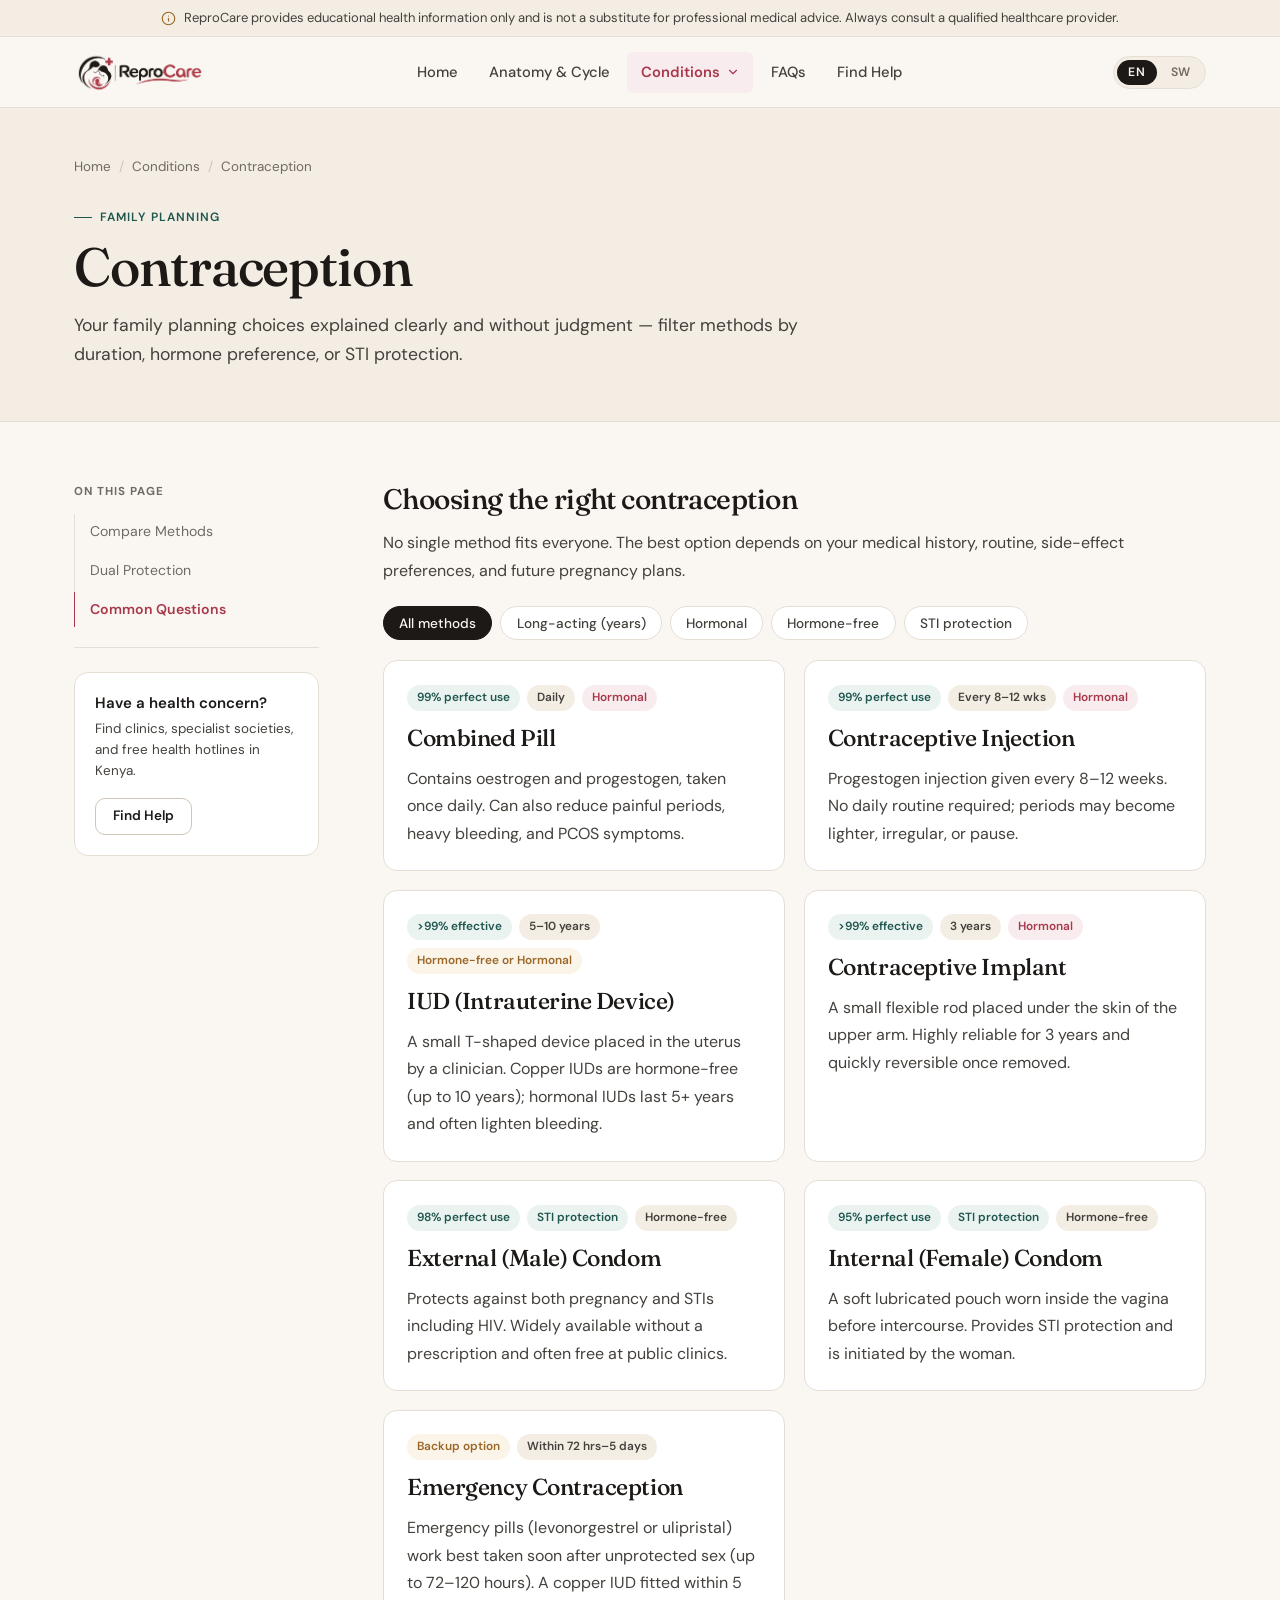
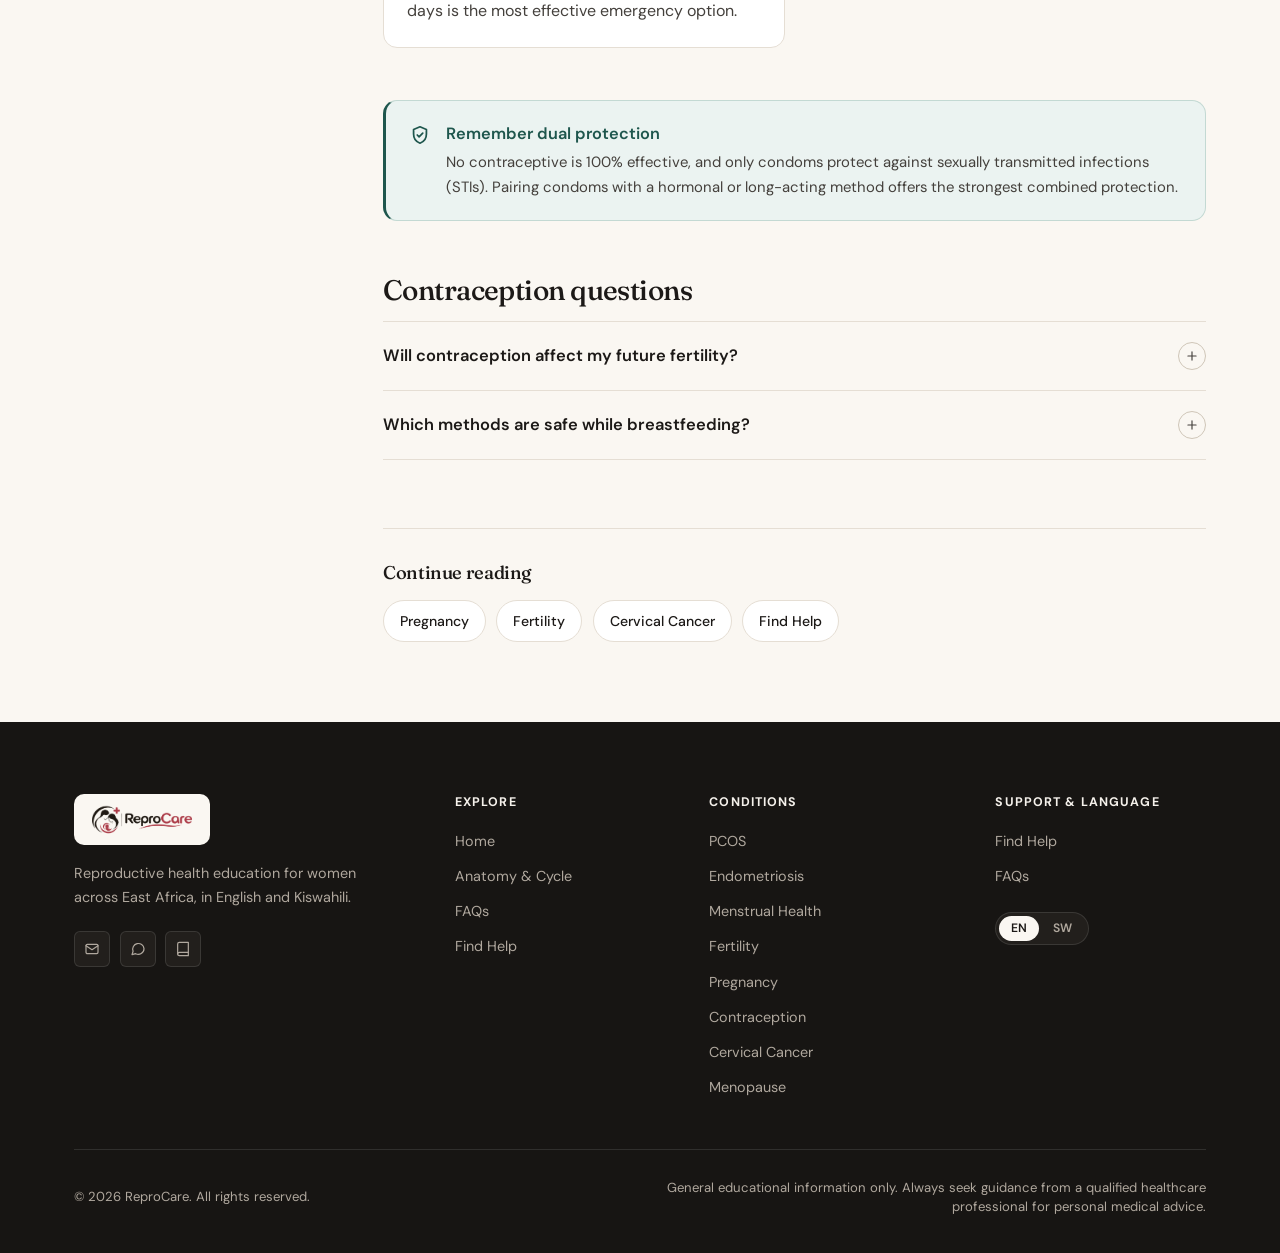
<file: conditions/contraception.html>
<!DOCTYPE html>
<html lang="en">

<head>
  <meta charset="UTF-8" />
  <meta name="viewport" content="width=device-width, initial-scale=1.0" />
  <title>Contraception &amp; Family Planning — ReproCare</title>
  <meta name="description"
    content="Compare hormonal, hormone-free, long-acting, and emergency contraception methods clearly and without judgment in English and Kiswahili." />
  <link rel="icon" type="image/png" href="../assets/images/repro%20lg.png" />
  <link rel="apple-touch-icon" href="../assets/images/repro%20lg.png" />
  <meta property="og:image" content="../assets/images/repro%20lg.png" />
  <link rel="preconnect" href="https://fonts.googleapis.com" />
  <link rel="preconnect" href="https://fonts.gstatic.com" crossorigin />
  <link rel="stylesheet" href="../css/styles.css" />
</head>

<body>
  <a href="#main-content" class="skip-link" data-i18n="skip_link">Skip to main content</a>

  <div class="notice-bar" role="note">
    <div class="container notice-bar-inner">
      <svg viewBox="0 0 24 24" fill="none" stroke="currentColor" stroke-width="1.8" stroke-linecap="round" stroke-linejoin="round" aria-hidden="true">
        <circle cx="12" cy="12" r="10" /><line x1="12" y1="16" x2="12" y2="12" /><line x1="12" y1="8" x2="12.01" y2="8" />
      </svg>
      <p data-i18n="disclaimer_text">ReproCare provides educational health information only and is not a substitute for professional medical advice. Always consult a qualified healthcare provider.</p>
    </div>
  </div>

  <header class="site-header" id="siteHeader">
    <div class="container nav-inner">
      <a href="../index.html" class="brand-link" aria-label="ReproCare Home">
        <img src="../assets/images/repro%20lg.png" alt="ReproCare" class="brand-logo" width="144" height="48" />
      </a>

      <nav aria-label="Main navigation">
        <ul class="nav-menu">
          <li class="nav-item"><a href="../index.html" class="nav-link" data-i18n="nav_home">Home</a></li>
          <li class="nav-item"><a href="../reproductive-system.html" class="nav-link" data-i18n="nav_repro">Anatomy &amp; Cycle</a></li>
          <li class="nav-item has-dropdown">
            <a href="../index.html#conditions" class="nav-link active dropdown-trigger" aria-expanded="false" aria-haspopup="true">
              <span data-i18n="nav_conditions">Conditions</span>
              <svg class="nav-chevron" viewBox="0 0 24 24" fill="none" stroke="currentColor" stroke-width="2" stroke-linecap="round" stroke-linejoin="round" aria-hidden="true">
                <polyline points="6 9 12 15 18 9" />
              </svg>
            </a>
            <div class="nav-dropdown">
              <div class="nav-dropdown-panel">
                <a href="pcos.html" class="dropdown-link"><strong data-i18n="cond_pcos">PCOS</strong><span data-i18n="cond_pcos_short">Hormones, cysts &amp; cycle balance</span></a>
                <a href="endometriosis.html" class="dropdown-link"><strong data-i18n="cond_endo">Endometriosis</strong><span data-i18n="cond_endo_short">Pelvic pain &amp; treatment options</span></a>
                <a href="menstrual-health.html" class="dropdown-link"><strong data-i18n="cond_menstrual">Menstrual Health</strong><span data-i18n="cond_menstrual_short">Normal periods, care &amp; tracking</span></a>
                <a href="fertility.html" class="dropdown-link"><strong data-i18n="cond_fertility">Fertility</strong><span data-i18n="cond_fertility_short">Ovulation &amp; conception support</span></a>
                <a href="pregnancy.html" class="dropdown-link"><strong data-i18n="cond_pregnancy">Pregnancy</strong><span data-i18n="cond_pregnancy_short">Trimesters &amp; antenatal care</span></a>
                <a href="contraception.html" class="dropdown-link active"><strong data-i18n="cond_contraception">Contraception</strong><span data-i18n="cond_contraception_short">Compare family planning methods</span></a>
                <a href="cervical-cancer.html" class="dropdown-link"><strong data-i18n="cond_cervical">Cervical Cancer</strong><span data-i18n="cond_cervical_short">HPV vaccination &amp; screening</span></a>
                <a href="menopause.html" class="dropdown-link"><strong data-i18n="cond_menopause">Menopause</strong><span data-i18n="cond_menopause_short">Perimenopause &amp; midlife health</span></a>
              </div>
            </div>
          </li>
          <li class="nav-item"><a href="../faqs.html" class="nav-link" data-i18n="nav_faqs">FAQs</a></li>
          <li class="nav-item"><a href="../find-help.html" class="nav-link" data-i18n="nav_findhelp">Find Help</a></li>
        </ul>
      </nav>

      <div class="nav-actions">
        <div class="lang-switch" role="group" aria-label="Language selector">
          <button type="button" class="lang-btn active" data-lang="en" aria-pressed="true">EN</button>
          <button type="button" class="lang-btn" data-lang="sw" aria-pressed="false">SW</button>
        </div>
        <button type="button" class="menu-toggle" id="menuToggle" aria-label="Open navigation menu" aria-expanded="false" aria-controls="mobileDrawer">
          <span></span><span></span><span></span>
        </button>
      </div>
    </div>
  </header>

  <div class="mobile-drawer" id="mobileDrawer" aria-hidden="true">
    <nav class="mobile-drawer-panel" aria-label="Mobile navigation">
      <div class="mobile-drawer-brand">
        <a href="../index.html" class="brand-link" aria-label="ReproCare Home">
          <img src="../assets/images/repro%20lg.png" alt="ReproCare" class="brand-logo" width="128" height="43" />
        </a>
      </div>
      <div>
        <div class="mobile-group-label" data-i18n="mobile_menu_main">Navigate</div>
        <div class="mobile-nav-list">
          <a href="../index.html" data-i18n="nav_home">Home</a>
          <a href="../reproductive-system.html" data-i18n="nav_repro">Anatomy &amp; Cycle</a>
          <a href="../faqs.html" data-i18n="nav_faqs">FAQs</a>
          <a href="../find-help.html" data-i18n="nav_findhelp">Find Help</a>
        </div>
      </div>
      <div>
        <div class="mobile-group-label" data-i18n="mobile_menu_conditions">Health Topics</div>
        <div class="mobile-nav-list">
          <a href="pcos.html" data-i18n="cond_pcos">PCOS</a>
          <a href="endometriosis.html" data-i18n="cond_endo">Endometriosis</a>
          <a href="menstrual-health.html" data-i18n="cond_menstrual">Menstrual Health</a>
          <a href="fertility.html" data-i18n="cond_fertility">Fertility</a>
          <a href="pregnancy.html" data-i18n="cond_pregnancy">Pregnancy</a>
          <a href="contraception.html" class="active" data-i18n="cond_contraception">Contraception</a>
          <a href="cervical-cancer.html" data-i18n="cond_cervical">Cervical Cancer</a>
          <a href="menopause.html" data-i18n="cond_menopause">Menopause</a>
        </div>
      </div>
      <div>
        <div class="mobile-group-label" data-i18n="mobile_menu_lang">Language</div>
        <div class="lang-switch" role="group" aria-label="Language selector">
          <button type="button" class="lang-btn active" data-lang="en" aria-pressed="true">EN</button>
          <button type="button" class="lang-btn" data-lang="sw" aria-pressed="false">SW</button>
        </div>
      </div>
    </nav>
  </div>

  <main id="main-content">
    <section class="page-header">
      <div class="container">
        <nav class="breadcrumb" aria-label="Breadcrumb">
          <a href="../index.html" data-i18n="breadcrumb_home">Home</a>
          <span class="breadcrumb-sep" aria-hidden="true">/</span>
          <a href="../index.html#conditions" data-i18n="breadcrumb_conditions">Conditions</a>
          <span class="breadcrumb-sep" aria-hidden="true">/</span>
          <span data-i18n="cond_contraception">Contraception</span>
        </nav>
        <span class="eyebrow eyebrow-sage" data-i18n="cat_planning">Family planning</span>
        <h1>
          <span class="en-text">Contraception</span>
          <span class="sw-text" style="display:none;">Uzazi wa Mpango</span>
        </h1>
        <p class="page-header-lead">
          <span class="en-text">Your family planning choices explained clearly and without judgment — filter methods by duration, hormone preference, or STI protection.</span>
          <span class="sw-text" style="display:none;">Chaguzi zako za uzazi wa mpango zimeelezwa kwa uwazi na bila hukumu — chuja njia kwa muda, homoni, au kinga dhidi ya magonjwa ya zinaa.</span>
        </p>
      </div>
    </section>

    <div class="article-wrap">
      <div class="container article-layout">
        <aside class="article-sidebar" aria-label="Section navigation">
          <div class="toc-box">
            <div class="toc-title" data-i18n="sidebar_toc">On this page</div>
            <ul class="toc-list">
              <li><a href="#methods" class="active"><span class="en-text">Compare Methods</span><span class="sw-text" style="display:none;">Linganisha Njia</span></a></li>
              <li><a href="#protection"><span class="en-text">Dual Protection</span><span class="sw-text" style="display:none;">Ulinzi wa Pamoja</span></a></li>
              <li><a href="#faqs"><span class="en-text">Common Questions</span><span class="sw-text" style="display:none;">Maswali</span></a></li>
            </ul>
          </div>
          <div class="sidebar-help">
            <h4 data-i18n="sidebar_help_title">Have a health concern?</h4>
            <p data-i18n="sidebar_help_desc">Find clinics, specialist societies, and free health hotlines in Kenya.</p>
            <a href="../find-help.html" class="btn btn-secondary btn-sm" data-i18n="sidebar_help_cta">Find Help</a>
          </div>
        </aside>

        <div class="article-body">
          <section class="article-section" id="methods">
            <h2>
              <span class="en-text">Choosing the right contraception</span>
              <span class="sw-text" style="display:none;">Kuchagua njia sahihi ya uzazi wa mpango</span>
            </h2>
            <p class="en-text">No single method fits everyone. The best option depends on your medical history, routine, side-effect preferences, and future pregnancy plans.</p>
            <p class="sw-text" style="display:none;">Hakuna njia moja inayomfaa kila mtu. Chaguo sahihi linategemea afya yako, ratiba yako, na mipango yako ya baadaye ya familia.</p>

            <div class="filter-bar" style="margin-top:1.35rem;margin-bottom:0.5rem;" role="group" aria-label="Filter contraceptive methods">
              <button type="button" class="filter-chip active" data-method-filter="all" aria-pressed="true">
                <span class="en-text">All methods</span><span class="sw-text" style="display:none;">Njia zote</span>
              </button>
              <button type="button" class="filter-chip" data-method-filter="larc" aria-pressed="false">
                <span class="en-text">Long-acting (years)</span><span class="sw-text" style="display:none;">Muda mrefu</span>
              </button>
              <button type="button" class="filter-chip" data-method-filter="hormonal" aria-pressed="false">
                <span class="en-text">Hormonal</span><span class="sw-text" style="display:none;">Za homoni</span>
              </button>
              <button type="button" class="filter-chip" data-method-filter="non-hormonal" aria-pressed="false">
                <span class="en-text">Hormone-free</span><span class="sw-text" style="display:none;">Bila homoni</span>
              </button>
              <button type="button" class="filter-chip" data-method-filter="sti" aria-pressed="false">
                <span class="en-text">STI protection</span><span class="sw-text" style="display:none;">Kinga ya STIs</span>
              </button>
            </div>

            <div class="method-grid" id="methodsGrid">
              <article class="method-card" data-tags="hormonal">
                <div class="method-meta">
                  <span class="badge badge-sage">99% perfect use</span>
                  <span class="badge">Daily</span>
                  <span class="badge badge-accent">Hormonal</span>
                </div>
                <h3><span class="en-text">Combined Pill</span><span class="sw-text" style="display:none;">Kidonge cha Pamoja</span></h3>
                <p class="en-text">Contains oestrogen and progestogen, taken once daily. Can also reduce painful periods, heavy bleeding, and PCOS symptoms.</p>
                <p class="sw-text" style="display:none;">Ina oestrogen na progestogen, humezwa kila siku. Pia husaidia kupunguza maumivu ya hedhi na dalili za PCOS.</p>
              </article>

              <article class="method-card" data-tags="hormonal">
                <div class="method-meta">
                  <span class="badge badge-sage">99% perfect use</span>
                  <span class="badge">Every 8–12 wks</span>
                  <span class="badge badge-accent">Hormonal</span>
                </div>
                <h3><span class="en-text">Contraceptive Injection</span><span class="sw-text" style="display:none;">Sindano ya Uzazi wa Mpango</span></h3>
                <p class="en-text">Progestogen injection given every 8–12 weeks. No daily routine required; periods may become lighter, irregular, or pause.</p>
                <p class="sw-text" style="display:none;">Sindano inayotolewa kila wiki 8–12 bila haja ya kidonge cha kila siku; hedhi inaweza kupungua au kusimama.</p>
              </article>

              <article class="method-card" data-tags="larc hormonal non-hormonal">
                <div class="method-meta">
                  <span class="badge badge-sage">&gt;99% effective</span>
                  <span class="badge">5–10 years</span>
                  <span class="badge badge-ochre">Hormone-free or Hormonal</span>
                </div>
                <h3><span class="en-text">IUD (Intrauterine Device)</span><span class="sw-text" style="display:none;">IUD (Kifaa cha Ndani ya Kizazi)</span></h3>
                <p class="en-text">A small T-shaped device placed in the uterus by a clinician. Copper IUDs are hormone-free (up to 10 years); hormonal IUDs last 5+ years and often lighten bleeding.</p>
                <p class="sw-text" style="display:none;">Kifaa kidogo kinachowekwa na daktari. IUD ya shaba haina homoni (hadi miaka 10); IUD ya homoni hudumu miaka 5+ na mara nyingi hupunguza damu ya hedhi.</p>
              </article>

              <article class="method-card" data-tags="larc hormonal">
                <div class="method-meta">
                  <span class="badge badge-sage">&gt;99% effective</span>
                  <span class="badge">3 years</span>
                  <span class="badge badge-accent">Hormonal</span>
                </div>
                <h3><span class="en-text">Contraceptive Implant</span><span class="sw-text" style="display:none;">Kipandikizi (Implant)</span></h3>
                <p class="en-text">A small flexible rod placed under the skin of the upper arm. Highly reliable for 3 years and quickly reversible once removed.</p>
                <p class="sw-text" style="display:none;">Fimbo ndogo inayowekwa chini ya ngozi ya mkono wa juu. Inadumu miaka 3 na uwezo wa kupata mimba hurudi haraka ikiondolewa.</p>
              </article>

              <article class="method-card" data-tags="non-hormonal sti">
                <div class="method-meta">
                  <span class="badge badge-sage">98% perfect use</span>
                  <span class="badge badge-sage">STI protection</span>
                  <span class="badge">Hormone-free</span>
                </div>
                <h3><span class="en-text">External (Male) Condom</span><span class="sw-text" style="display:none;">Kondomu ya Kiume</span></h3>
                <p class="en-text">Protects against both pregnancy and STIs including HIV. Widely available without a prescription and often free at public clinics.</p>
                <p class="sw-text" style="display:none;">Hulinda dhidi ya ujauzito na magonjwa ya zinaa ikiwemo VVU. Inapatikana kwa urahisi na bure katika kliniki nyingi.</p>
              </article>

              <article class="method-card" data-tags="non-hormonal sti">
                <div class="method-meta">
                  <span class="badge badge-sage">95% perfect use</span>
                  <span class="badge badge-sage">STI protection</span>
                  <span class="badge">Hormone-free</span>
                </div>
                <h3><span class="en-text">Internal (Female) Condom</span><span class="sw-text" style="display:none;">Kondomu ya Kike</span></h3>
                <p class="en-text">A soft lubricated pouch worn inside the vagina before intercourse. Provides STI protection and is initiated by the woman.</p>
                <p class="sw-text" style="display:none;">Kifuko laini kinachovaliwa ndani ya uke kabla ya kujamiiana. Hutoa kinga dhidi ya magonjwa ya zinaa na kudhibitiwa na mwanamke.</p>
              </article>

              <article class="method-card" data-tags="hormonal non-hormonal">
                <div class="method-meta">
                  <span class="badge badge-ochre">Backup option</span>
                  <span class="badge">Within 72 hrs–5 days</span>
                </div>
                <h3><span class="en-text">Emergency Contraception</span><span class="sw-text" style="display:none;">Uzazi wa Mpango wa Dharura</span></h3>
                <p class="en-text">Emergency pills (levonorgestrel or ulipristal) work best taken soon after unprotected sex (up to 72–120 hours). A copper IUD fitted within 5 days is the most effective emergency option.</p>
                <p class="sw-text" style="display:none;">Vidonge vya dharura hufanya kazi vizuri vikimezwa haraka baada ya ngono bila kinga (hadi masaa 72). IUD ya shaba inaweza pia kuwekwa ndani ya siku 5.</p>
              </article>
            </div>
          </section>

          <section class="article-section" id="protection">
            <div class="callout callout-sage" style="margin-top:0;">
              <svg class="callout-icon" viewBox="0 0 24 24" fill="none" stroke="currentColor" stroke-width="1.9" stroke-linecap="round" stroke-linejoin="round" aria-hidden="true">
                <path d="M12 3l7 3v5c0 5-3.2 8.7-7 10-3.8-1.3-7-5-7-10V6l7-3Z" /><polyline points="9 12 11 14 15 10" />
              </svg>
              <div>
                <h4>
                  <span class="en-text">Remember dual protection</span>
                  <span class="sw-text" style="display:none;">Kumbuka ulinzi wa pamoja</span>
                </h4>
                <p class="en-text">No contraceptive is 100% effective, and only condoms protect against sexually transmitted infections (STIs). Pairing condoms with a hormonal or long-acting method offers the strongest combined protection.</p>
                <p class="sw-text" style="display:none;">Hakuna njia yenye ufanisi wa 100%, na kondomu pekee ndizo hulinda dhidi ya magonjwa ya zinaa (STIs). Kutumia kondomu pamoja na njia nyingine hutoa ulinzi kamili zaidi.</p>
              </div>
            </div>
          </section>

          <section class="article-section" id="faqs">
            <h2>
              <span class="en-text">Contraception questions</span>
              <span class="sw-text" style="display:none;">Maswali kuhusu uzazi wa mpango</span>
            </h2>
            <div class="accordion">
              <div class="accordion-item">
                <button type="button" class="accordion-trigger" aria-expanded="false">
                  <span class="en-text">Will contraception affect my future fertility?</span>
                  <span class="sw-text" style="display:none;">Je, uzazi wa mpango utaathiri uzazi wangu wa baadaye?</span>
                  <span class="accordion-icon" aria-hidden="true"><svg viewBox="0 0 24 24" fill="none" stroke="currentColor" stroke-width="2" stroke-linecap="round"><line x1="12" y1="5" x2="12" y2="19" /><line x1="5" y1="12" x2="19" y2="12" /></svg></span>
                </button>
                <div class="accordion-body">
                  <div class="accordion-body-inner">
                    <p class="en-text">No. Reversible contraceptives do not cause infertility. Fertility returns rapidly after stopping pills or removing an IUD or implant (with injections, return of ovulation can take several months).</p>
                    <p class="sw-text" style="display:none;">Hapana. Njia zinazoweza kusitishwa hazisababishi utasa. Uwezo wa kupata mimba hurudi haraka baada ya kuacha kidonge au kuondoa IUD na kipandikizi.</p>
                  </div>
                </div>
              </div>
              <div class="accordion-item">
                <button type="button" class="accordion-trigger" aria-expanded="false">
                  <span class="en-text">Which methods are safe while breastfeeding?</span>
                  <span class="sw-text" style="display:none;">Njia zipi ni salama nikinyonyesha?</span>
                  <span class="accordion-icon" aria-hidden="true"><svg viewBox="0 0 24 24" fill="none" stroke="currentColor" stroke-width="2" stroke-linecap="round"><line x1="12" y1="5" x2="12" y2="19" /><line x1="5" y1="12" x2="19" y2="12" /></svg></span>
                </button>
                <div class="accordion-body">
                  <div class="accordion-body-inner">
                    <p class="en-text">Progestogen-only options (mini-pill, implant, injection, hormonal IUD), copper IUDs, and condoms are safe while breastfeeding. Combined oestrogen pills are typically avoided during the first 6 weeks postpartum.</p>
                    <p class="sw-text" style="display:none;">Njia za progestogen pekee, IUD ya shaba, na kondomu ni salama wakati wa kunyonyesha. Kidonge cha pamoja huepukwa wiki 6 za kwanza baada ya kujifungua.</p>
                  </div>
                </div>
              </div>
            </div>
          </section>

          <div class="related-bar">
            <h3 data-i18n="related_title">Continue reading</h3>
            <div class="related-links">
              <a href="pregnancy.html" class="related-pill" data-i18n="cond_pregnancy">Pregnancy</a>
              <a href="fertility.html" class="related-pill" data-i18n="cond_fertility">Fertility</a>
              <a href="cervical-cancer.html" class="related-pill" data-i18n="cond_cervical">Cervical Cancer</a>
              <a href="../find-help.html" class="related-pill" data-i18n="nav_findhelp">Find Help</a>
            </div>
          </div>
        </div>
      </div>
    </div>
  </main>

  <footer class="site-footer" role="contentinfo">
    <div class="container">
      <div class="footer-grid">
        <div class="footer-brand">
          <a href="../index.html" class="brand-link footer-logo-wrap" aria-label="ReproCare Home">
            <img src="../assets/images/repro%20lg.png" alt="ReproCare" class="brand-logo footer-logo" width="144" height="48" />
          </a>
          <p data-i18n="footer_desc">Reproductive health education for women across East Africa, in English and Kiswahili.</p>
          <div class="social-row" aria-label="Social media">
            <a href="../find-help.html#contact" class="social-btn" aria-label="Email ReproCare"><svg viewBox="0 0 24 24" fill="none" stroke="currentColor" stroke-width="1.8" stroke-linecap="round" stroke-linejoin="round"><rect x="3" y="5" width="18" height="14" rx="2" /><polyline points="3 7 12 13 21 7" /></svg></a>
            <a href="../find-help.html#contact" class="social-btn" aria-label="WhatsApp support"><svg viewBox="0 0 24 24" fill="none" stroke="currentColor" stroke-width="1.8" stroke-linecap="round" stroke-linejoin="round"><path d="M21 11.5a8.5 8.5 0 0 1-12.5 7.5L3 20.5l1.6-5.2A8.5 8.5 0 1 1 21 11.5Z" /></svg></a>
            <a href="../find-help.html#references" class="social-btn" aria-label="Clinical references"><svg viewBox="0 0 24 24" fill="none" stroke="currentColor" stroke-width="1.8" stroke-linecap="round" stroke-linejoin="round"><path d="M4 19.5A2.5 2.5 0 0 1 6.5 17H20" /><path d="M6.5 2H20v20H6.5A2.5 2.5 0 0 1 4 19.5v-15A2.5 2.5 0 0 1 6.5 2Z" /></svg></a>
          </div>
        </div>
        <div class="footer-col">
          <h4 data-i18n="footer_explore">Explore</h4>
          <ul>
            <li><a href="../index.html" data-i18n="nav_home">Home</a></li>
            <li><a href="../reproductive-system.html" data-i18n="nav_repro">Anatomy &amp; Cycle</a></li>
            <li><a href="../faqs.html" data-i18n="nav_faqs">FAQs</a></li>
            <li><a href="../find-help.html" data-i18n="nav_findhelp">Find Help</a></li>
          </ul>
        </div>
        <div class="footer-col">
          <h4 data-i18n="footer_conditions">Conditions</h4>
          <ul>
            <li><a href="pcos.html" data-i18n="cond_pcos">PCOS</a></li>
            <li><a href="endometriosis.html" data-i18n="cond_endo">Endometriosis</a></li>
            <li><a href="menstrual-health.html" data-i18n="cond_menstrual">Menstrual Health</a></li>
            <li><a href="fertility.html" data-i18n="cond_fertility">Fertility</a></li>
            <li><a href="pregnancy.html" data-i18n="cond_pregnancy">Pregnancy</a></li>
            <li><a href="contraception.html" data-i18n="cond_contraception">Contraception</a></li>
            <li><a href="cervical-cancer.html" data-i18n="cond_cervical">Cervical Cancer</a></li>
            <li><a href="menopause.html" data-i18n="cond_menopause">Menopause</a></li>
          </ul>
        </div>
        <div class="footer-col">
          <h4 data-i18n="footer_support">Support &amp; Language</h4>
          <ul>
            <li><a href="../find-help.html#emergency" data-i18n="nav_findhelp">Find Help</a></li>
            <li><a href="../faqs.html" data-i18n="nav_faqs">FAQs</a></li>
          </ul>
          <div class="footer-lang">
            <div class="lang-switch" role="group" aria-label="Language selector">
              <button type="button" class="lang-btn active" data-lang="en" aria-pressed="true">EN</button>
              <button type="button" class="lang-btn" data-lang="sw" aria-pressed="false">SW</button>
            </div>
          </div>
        </div>
      </div>
      <div class="footer-bottom">
        <p data-i18n="footer_copy">© 2026 ReproCare. All rights reserved.</p>
        <p class="footer-disclaimer" data-i18n="footer_disclaimer">General educational information only. Always seek guidance from a qualified healthcare professional for personal medical advice.</p>
      </div>
    </div>
  </footer>

  <script src="../js/i18n.js"></script>
  <script src="../js/main.js"></script>
</body>

</html>
</file>
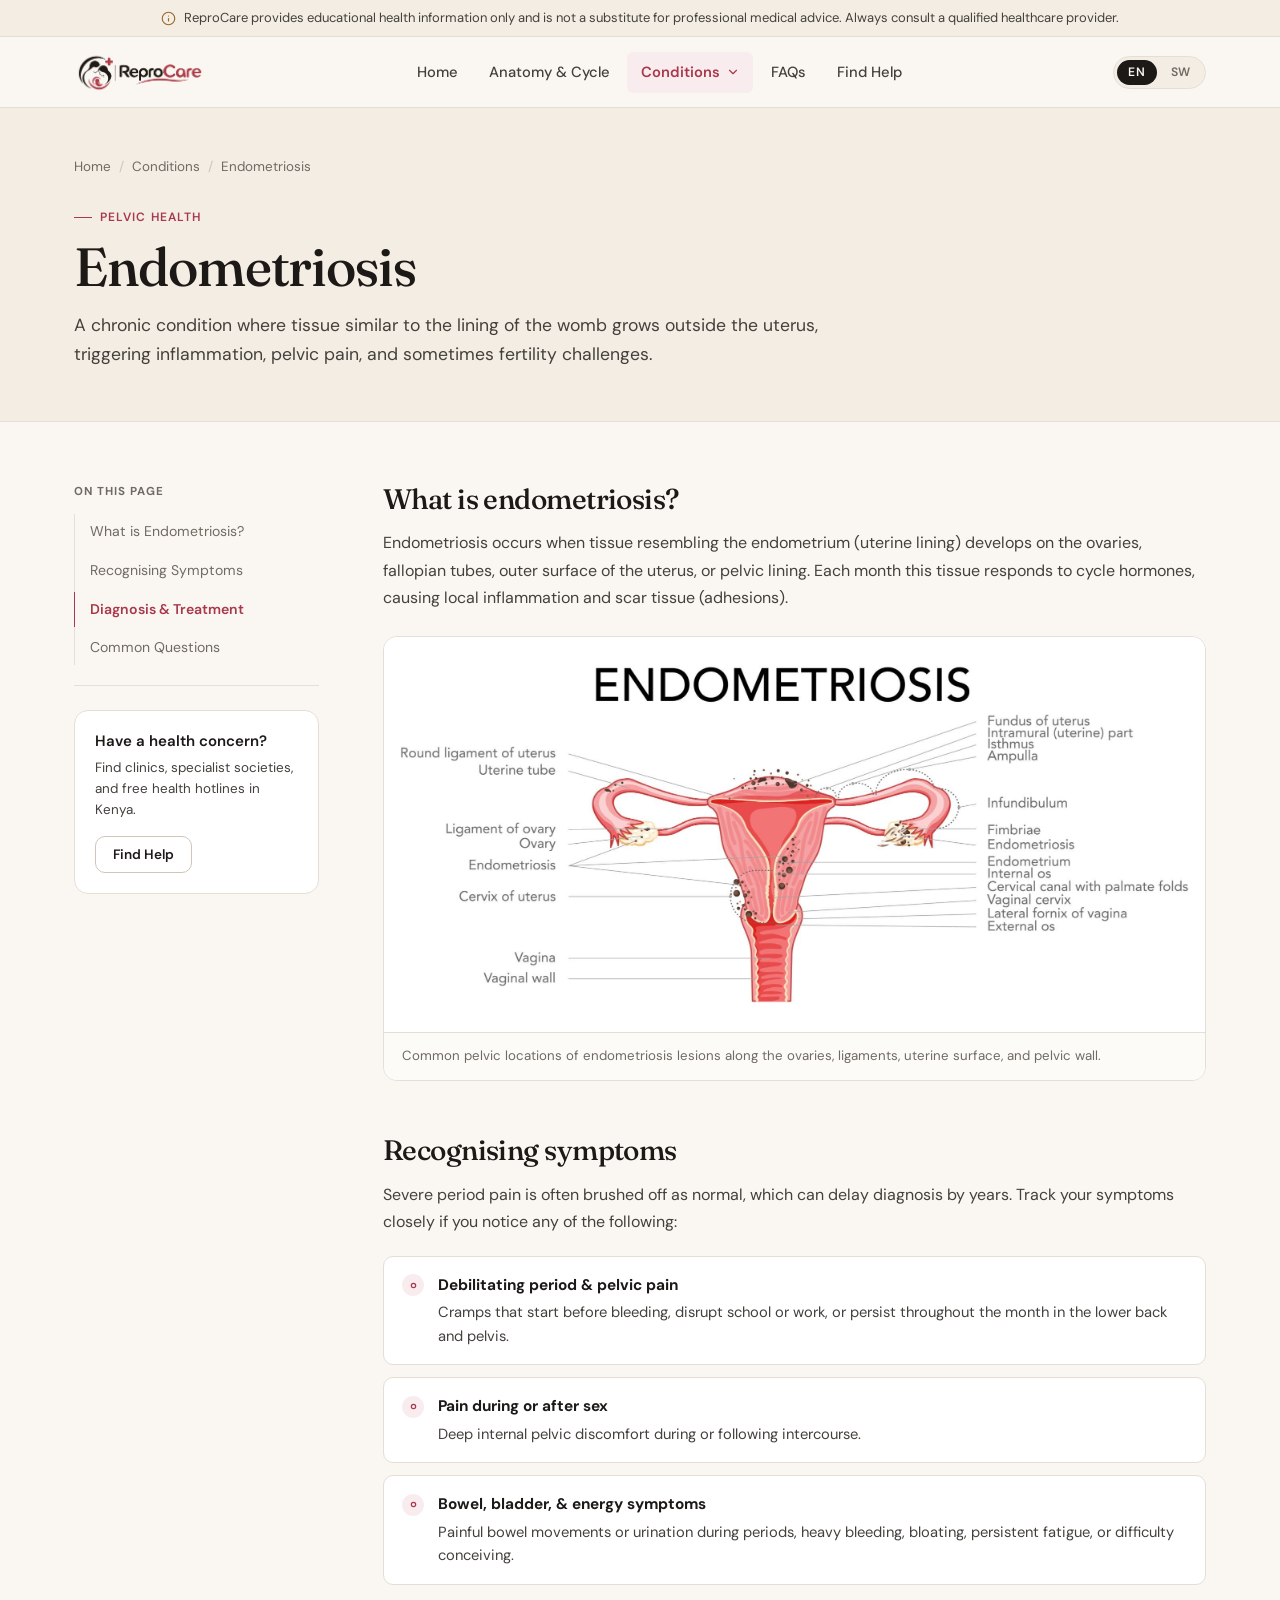
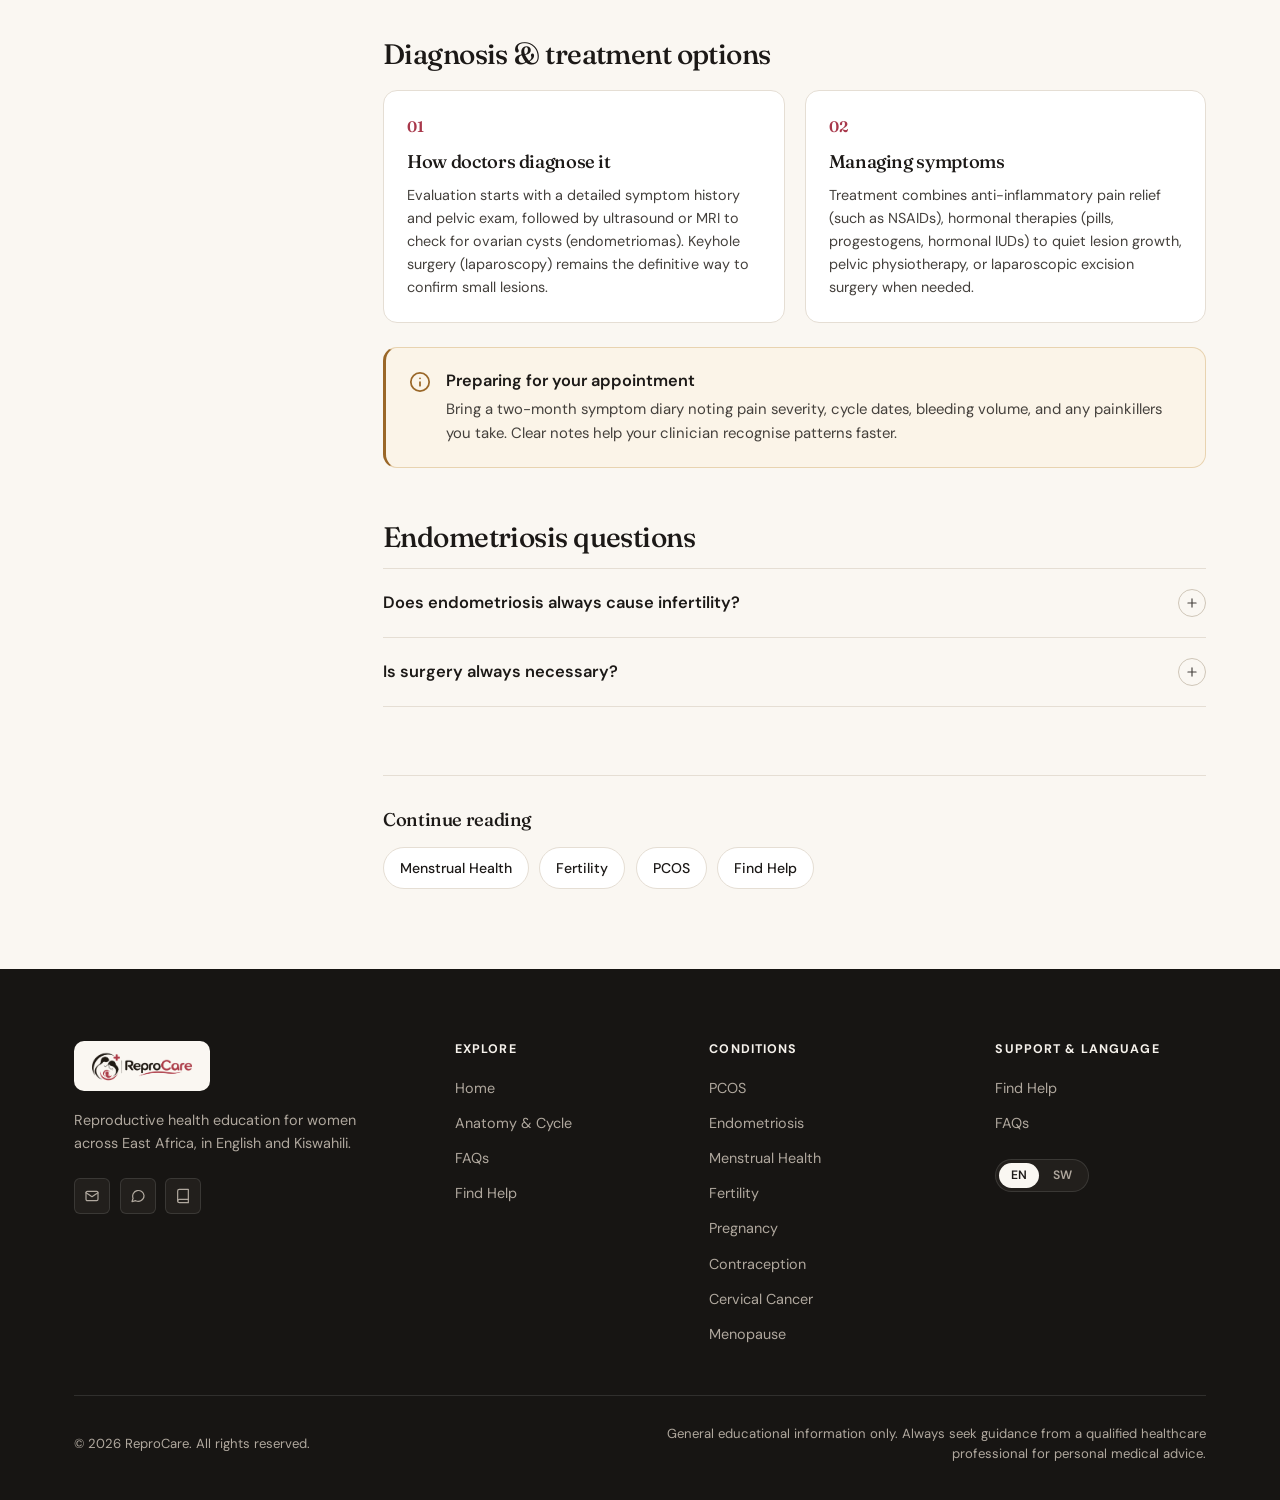
<file: conditions/endometriosis.html>
<!DOCTYPE html>
<html lang="en">

<head>
  <meta charset="UTF-8" />
  <meta name="viewport" content="width=device-width, initial-scale=1.0" />
  <title>Endometriosis — ReproCare</title>
  <meta name="description"
    content="Endometriosis explained in English and Kiswahili: pelvic pain symptoms, diagnosis, medical and surgical treatment options, and fertility support." />
  <link rel="icon" type="image/png" href="../assets/images/repro%20lg.png" />
  <link rel="apple-touch-icon" href="../assets/images/repro%20lg.png" />
  <meta property="og:image" content="../assets/images/repro%20lg.png" />
  <link rel="preconnect" href="https://fonts.googleapis.com" />
  <link rel="preconnect" href="https://fonts.gstatic.com" crossorigin />
  <link rel="stylesheet" href="../css/styles.css" />
</head>

<body>
  <a href="#main-content" class="skip-link" data-i18n="skip_link">Skip to main content</a>

  <div class="notice-bar" role="note">
    <div class="container notice-bar-inner">
      <svg viewBox="0 0 24 24" fill="none" stroke="currentColor" stroke-width="1.8" stroke-linecap="round" stroke-linejoin="round" aria-hidden="true">
        <circle cx="12" cy="12" r="10" /><line x1="12" y1="16" x2="12" y2="12" /><line x1="12" y1="8" x2="12.01" y2="8" />
      </svg>
      <p data-i18n="disclaimer_text">ReproCare provides educational health information only and is not a substitute for professional medical advice. Always consult a qualified healthcare provider.</p>
    </div>
  </div>

  <header class="site-header" id="siteHeader">
    <div class="container nav-inner">
      <a href="../index.html" class="brand-link" aria-label="ReproCare Home">
        <img src="../assets/images/repro%20lg.png" alt="ReproCare" class="brand-logo" width="144" height="48" />
      </a>

      <nav aria-label="Main navigation">
        <ul class="nav-menu">
          <li class="nav-item"><a href="../index.html" class="nav-link" data-i18n="nav_home">Home</a></li>
          <li class="nav-item"><a href="../reproductive-system.html" class="nav-link" data-i18n="nav_repro">Anatomy &amp; Cycle</a></li>
          <li class="nav-item has-dropdown">
            <a href="../index.html#conditions" class="nav-link active dropdown-trigger" aria-expanded="false" aria-haspopup="true">
              <span data-i18n="nav_conditions">Conditions</span>
              <svg class="nav-chevron" viewBox="0 0 24 24" fill="none" stroke="currentColor" stroke-width="2" stroke-linecap="round" stroke-linejoin="round" aria-hidden="true">
                <polyline points="6 9 12 15 18 9" />
              </svg>
            </a>
            <div class="nav-dropdown">
              <div class="nav-dropdown-panel">
                <a href="pcos.html" class="dropdown-link"><strong data-i18n="cond_pcos">PCOS</strong><span data-i18n="cond_pcos_short">Hormones, cysts &amp; cycle balance</span></a>
                <a href="endometriosis.html" class="dropdown-link active"><strong data-i18n="cond_endo">Endometriosis</strong><span data-i18n="cond_endo_short">Pelvic pain &amp; treatment options</span></a>
                <a href="menstrual-health.html" class="dropdown-link"><strong data-i18n="cond_menstrual">Menstrual Health</strong><span data-i18n="cond_menstrual_short">Normal periods, care &amp; tracking</span></a>
                <a href="fertility.html" class="dropdown-link"><strong data-i18n="cond_fertility">Fertility</strong><span data-i18n="cond_fertility_short">Ovulation &amp; conception support</span></a>
                <a href="pregnancy.html" class="dropdown-link"><strong data-i18n="cond_pregnancy">Pregnancy</strong><span data-i18n="cond_pregnancy_short">Trimesters &amp; antenatal care</span></a>
                <a href="contraception.html" class="dropdown-link"><strong data-i18n="cond_contraception">Contraception</strong><span data-i18n="cond_contraception_short">Compare family planning methods</span></a>
                <a href="cervical-cancer.html" class="dropdown-link"><strong data-i18n="cond_cervical">Cervical Cancer</strong><span data-i18n="cond_cervical_short">HPV vaccination &amp; screening</span></a>
                <a href="menopause.html" class="dropdown-link"><strong data-i18n="cond_menopause">Menopause</strong><span data-i18n="cond_menopause_short">Perimenopause &amp; midlife health</span></a>
              </div>
            </div>
          </li>
          <li class="nav-item"><a href="../faqs.html" class="nav-link" data-i18n="nav_faqs">FAQs</a></li>
          <li class="nav-item"><a href="../find-help.html" class="nav-link" data-i18n="nav_findhelp">Find Help</a></li>
        </ul>
      </nav>

      <div class="nav-actions">
        <div class="lang-switch" role="group" aria-label="Language selector">
          <button type="button" class="lang-btn active" data-lang="en" aria-pressed="true">EN</button>
          <button type="button" class="lang-btn" data-lang="sw" aria-pressed="false">SW</button>
        </div>
        <button type="button" class="menu-toggle" id="menuToggle" aria-label="Open navigation menu" aria-expanded="false" aria-controls="mobileDrawer">
          <span></span><span></span><span></span>
        </button>
      </div>
    </div>
  </header>

  <div class="mobile-drawer" id="mobileDrawer" aria-hidden="true">
    <nav class="mobile-drawer-panel" aria-label="Mobile navigation">
      <div class="mobile-drawer-brand">
        <a href="../index.html" class="brand-link" aria-label="ReproCare Home">
          <img src="../assets/images/repro%20lg.png" alt="ReproCare" class="brand-logo" width="128" height="43" />
        </a>
      </div>
      <div>
        <div class="mobile-group-label" data-i18n="mobile_menu_main">Navigate</div>
        <div class="mobile-nav-list">
          <a href="../index.html" data-i18n="nav_home">Home</a>
          <a href="../reproductive-system.html" data-i18n="nav_repro">Anatomy &amp; Cycle</a>
          <a href="../faqs.html" data-i18n="nav_faqs">FAQs</a>
          <a href="../find-help.html" data-i18n="nav_findhelp">Find Help</a>
        </div>
      </div>
      <div>
        <div class="mobile-group-label" data-i18n="mobile_menu_conditions">Health Topics</div>
        <div class="mobile-nav-list">
          <a href="pcos.html" data-i18n="cond_pcos">PCOS</a>
          <a href="endometriosis.html" class="active" data-i18n="cond_endo">Endometriosis</a>
          <a href="menstrual-health.html" data-i18n="cond_menstrual">Menstrual Health</a>
          <a href="fertility.html" data-i18n="cond_fertility">Fertility</a>
          <a href="pregnancy.html" data-i18n="cond_pregnancy">Pregnancy</a>
          <a href="contraception.html" data-i18n="cond_contraception">Contraception</a>
          <a href="cervical-cancer.html" data-i18n="cond_cervical">Cervical Cancer</a>
          <a href="menopause.html" data-i18n="cond_menopause">Menopause</a>
        </div>
      </div>
      <div>
        <div class="mobile-group-label" data-i18n="mobile_menu_lang">Language</div>
        <div class="lang-switch" role="group" aria-label="Language selector">
          <button type="button" class="lang-btn active" data-lang="en" aria-pressed="true">EN</button>
          <button type="button" class="lang-btn" data-lang="sw" aria-pressed="false">SW</button>
        </div>
      </div>
    </nav>
  </div>

  <main id="main-content">
    <section class="page-header">
      <div class="container">
        <nav class="breadcrumb" aria-label="Breadcrumb">
          <a href="../index.html" data-i18n="breadcrumb_home">Home</a>
          <span class="breadcrumb-sep" aria-hidden="true">/</span>
          <a href="../index.html#conditions" data-i18n="breadcrumb_conditions">Conditions</a>
          <span class="breadcrumb-sep" aria-hidden="true">/</span>
          <span>Endometriosis</span>
        </nav>
        <span class="eyebrow" data-i18n="cat_pelvic">Pelvic health</span>
        <h1>Endometriosis</h1>
        <p class="page-header-lead">
          <span class="en-text">A chronic condition where tissue similar to the lining of the womb grows outside the uterus, triggering inflammation, pelvic pain, and sometimes fertility challenges.</span>
          <span class="sw-text" style="display:none;">Hali ya muda mrefu ambapo tishu inayofanana na ukuta wa ndani wa kizazi hukua nje ya kizazi, na kusababisha uvimbe, maumivu ya nyonga, na wakati mwingine changamoto za uzazi.</span>
        </p>
      </div>
    </section>

    <div class="article-wrap">
      <div class="container article-layout">
        <aside class="article-sidebar" aria-label="Section navigation">
          <div class="toc-box">
            <div class="toc-title" data-i18n="sidebar_toc">On this page</div>
            <ul class="toc-list">
              <li><a href="#overview" class="active"><span class="en-text">What is Endometriosis?</span><span class="sw-text" style="display:none;">Endometriosis ni nini?</span></a></li>
              <li><a href="#symptoms"><span class="en-text">Recognising Symptoms</span><span class="sw-text" style="display:none;">Kutambua Dalili</span></a></li>
              <li><a href="#diagnosis"><span class="en-text">Diagnosis &amp; Treatment</span><span class="sw-text" style="display:none;">Utambuzi na Matibabu</span></a></li>
              <li><a href="#faqs"><span class="en-text">Common Questions</span><span class="sw-text" style="display:none;">Maswali</span></a></li>
            </ul>
          </div>
          <div class="sidebar-help">
            <h4 data-i18n="sidebar_help_title">Have a health concern?</h4>
            <p data-i18n="sidebar_help_desc">Find clinics, specialist societies, and free health hotlines in Kenya.</p>
            <a href="../find-help.html" class="btn btn-secondary btn-sm" data-i18n="sidebar_help_cta">Find Help</a>
          </div>
        </aside>

        <div class="article-body">
          <section class="article-section" id="overview">
            <h2>
              <span class="en-text">What is endometriosis?</span>
              <span class="sw-text" style="display:none;">Endometriosis ni nini?</span>
            </h2>
            <p class="en-text">Endometriosis occurs when tissue resembling the endometrium (uterine lining) develops on the ovaries, fallopian tubes, outer surface of the uterus, or pelvic lining. Each month this tissue responds to cycle hormones, causing local inflammation and scar tissue (adhesions).</p>
            <p class="sw-text" style="display:none;">Endometriosis hutokea wakati tishu inayofanana na ukuta wa kizazi inapokua kwenye ovari, mirija ya fallopian, au ndani ya nyonga. Kila mwezi tishu hii hujibu mabadiliko ya homoni na kusababisha maumivu na makovu ya ndani.</p>

            <figure class="medical-figure">
              <img src="../assets/images/endometriosis.jpg" alt="Anatomical illustration showing common sites where endometriosis lesions appear around the uterus, ovaries, and fallopian tubes" loading="lazy" />
              <figcaption>
                <span class="en-text">Common pelvic locations of endometriosis lesions along the ovaries, ligaments, uterine surface, and pelvic wall.</span>
                <span class="sw-text" style="display:none;">Maeneo ya kawaida katika nyonga ambapo tishu za endometriosis huonekana.</span>
              </figcaption>
            </figure>
          </section>

          <section class="article-section" id="symptoms">
            <h2>
              <span class="en-text">Recognising symptoms</span>
              <span class="sw-text" style="display:none;">Kutambua dalili</span>
            </h2>
            <p class="en-text">Severe period pain is often brushed off as normal, which can delay diagnosis by years. Track your symptoms closely if you notice any of the following:</p>
            <p class="sw-text" style="display:none;">Maumivu makali ya hedhi mara nyingi hudhaniwa ni ya kawaida, jambo linalochelewesha utambuzi. Fuatilia dalili zako ukiona mojawapo ya hizi:</p>

            <ul class="clinical-list">
              <li>
                <span class="list-marker" aria-hidden="true"><svg viewBox="0 0 24 24" fill="none" stroke="currentColor" stroke-width="2.2"><circle cx="12" cy="12" r="4" /></svg></span>
                <div>
                  <strong class="en-text">Debilitating period &amp; pelvic pain</strong>
                  <strong class="sw-text" style="display:none;">Maumivu makali ya hedhi na nyonga</strong>
                  <p class="en-text">Cramps that start before bleeding, disrupt school or work, or persist throughout the month in the lower back and pelvis.</p>
                  <p class="sw-text" style="display:none;">Maumivu yanayoanza kabla ya hedhi, yanayokuzuia kwenda kazini au shuleni, au yanayoendelea mgongoni na nyongani.</p>
                </div>
              </li>
              <li>
                <span class="list-marker" aria-hidden="true"><svg viewBox="0 0 24 24" fill="none" stroke="currentColor" stroke-width="2.2"><circle cx="12" cy="12" r="4" /></svg></span>
                <div>
                  <strong class="en-text">Pain during or after sex</strong>
                  <strong class="sw-text" style="display:none;">Maumivu wakati au baada ya kujamiiana</strong>
                  <p class="en-text">Deep internal pelvic discomfort during or following intercourse.</p>
                  <p class="sw-text" style="display:none;">Maumivu ya ndani ya nyonga wakati au baada ya tendo la ndoa.</p>
                </div>
              </li>
              <li>
                <span class="list-marker" aria-hidden="true"><svg viewBox="0 0 24 24" fill="none" stroke="currentColor" stroke-width="2.2"><circle cx="12" cy="12" r="4" /></svg></span>
                <div>
                  <strong class="en-text">Bowel, bladder, &amp; energy symptoms</strong>
                  <strong class="sw-text" style="display:none;">Dalili za tumbo, kibofu na uchovu</strong>
                  <p class="en-text">Painful bowel movements or urination during periods, heavy bleeding, bloating, persistent fatigue, or difficulty conceiving.</p>
                  <p class="sw-text" style="display:none;">Maumivu unapokwenda haja kubwa au ndogo wakati wa hedhi, damu nyingi, kujaa tumbo, uchovu sugu, au ugumu wa kupata mimba.</p>
                </div>
              </li>
            </ul>
          </section>

          <section class="article-section" id="diagnosis">
            <h2>
              <span class="en-text">Diagnosis &amp; treatment options</span>
              <span class="sw-text" style="display:none;">Utambuzi na chaguzi za matibabu</span>
            </h2>
            <div class="card-grid-2">
              <div class="editorial-card">
                <span class="card-num">01</span>
                <h3><span class="en-text">How doctors diagnose it</span><span class="sw-text" style="display:none;">Jinsi inavyotambuliwa</span></h3>
                <p class="en-text">Evaluation starts with a detailed symptom history and pelvic exam, followed by ultrasound or MRI to check for ovarian cysts (endometriomas). Keyhole surgery (laparoscopy) remains the definitive way to confirm small lesions.</p>
                <p class="sw-text" style="display:none;">Tathmini huanza kwa historia ya dalili na uchunguzi wa daktari, ikifuatiwa na ultrasound au MRI. Upasuaji mdogo wa laparoscopy ndio njia ya uhakika zaidi ya kuthibitisha vidonda vidogo.</p>
              </div>
              <div class="editorial-card">
                <span class="card-num">02</span>
                <h3><span class="en-text">Managing symptoms</span><span class="sw-text" style="display:none;">Chaguzi za matibabu</span></h3>
                <p class="en-text">Treatment combines anti-inflammatory pain relief (such as NSAIDs), hormonal therapies (pills, progestogens, hormonal IUDs) to quiet lesion growth, pelvic physiotherapy, or laparoscopic excision surgery when needed.</p>
                <p class="sw-text" style="display:none;">Matibabu yanajumuisha dawa za kupunguza maumivu, tiba za homoni (vidonge, IUD ya homoni) kupunguza ukuaji wa tishu, au upasuaji wa laparoscopy inapohitajika.</p>
              </div>
            </div>

            <div class="callout callout-info">
              <svg class="callout-icon" viewBox="0 0 24 24" fill="none" stroke="currentColor" stroke-width="1.9" stroke-linecap="round" stroke-linejoin="round" aria-hidden="true">
                <circle cx="12" cy="12" r="10" /><line x1="12" y1="16" x2="12" y2="12" /><line x1="12" y1="8" x2="12.01" y2="8" />
              </svg>
              <div>
                <h4>
                  <span class="en-text">Preparing for your appointment</span>
                  <span class="sw-text" style="display:none;">Kujiandaa kwa ziara ya daktari</span>
                </h4>
                <p class="en-text">Bring a two-month symptom diary noting pain severity, cycle dates, bleeding volume, and any painkillers you take. Clear notes help your clinician recognise patterns faster.</p>
                <p class="sw-text" style="display:none;">Beba daftari la dalili za miezi miwili likionyesha ukali wa maumivu, tarehe za hedhi, na dawa unazotumia ili kumsaidia daktari wako.</p>
              </div>
            </div>
          </section>

          <section class="article-section" id="faqs">
            <h2>
              <span class="en-text">Endometriosis questions</span>
              <span class="sw-text" style="display:none;">Maswali kuhusu Endometriosis</span>
            </h2>
            <div class="accordion">
              <div class="accordion-item">
                <button type="button" class="accordion-trigger" aria-expanded="false">
                  <span class="en-text">Does endometriosis always cause infertility?</span>
                  <span class="sw-text" style="display:none;">Je, endometriosis husababisha utasa kila wakati?</span>
                  <span class="accordion-icon" aria-hidden="true"><svg viewBox="0 0 24 24" fill="none" stroke="currentColor" stroke-width="2" stroke-linecap="round"><line x1="12" y1="5" x2="12" y2="19" /><line x1="5" y1="12" x2="19" y2="12" /></svg></span>
                </button>
                <div class="accordion-body">
                  <div class="accordion-body-inner">
                    <p class="en-text">No. Severity varies widely, and many women with endometriosis conceive naturally or with medical fertility support. Early care helps protect reproductive plans.</p>
                    <p class="sw-text" style="display:none;">Hapana. Ukali hutofautiana sana, na wanawake wengi wenye endometriosis hupata mimba kwa asili au kwa msaada wa matibabu ya uzazi.</p>
                  </div>
                </div>
              </div>
              <div class="accordion-item">
                <button type="button" class="accordion-trigger" aria-expanded="false">
                  <span class="en-text">Is surgery always necessary?</span>
                  <span class="sw-text" style="display:none;">Je, upasuaji ni lazima kila wakati?</span>
                  <span class="accordion-icon" aria-hidden="true"><svg viewBox="0 0 24 24" fill="none" stroke="currentColor" stroke-width="2" stroke-linecap="round"><line x1="12" y1="5" x2="12" y2="19" /><line x1="5" y1="12" x2="19" y2="12" /></svg></span>
                </button>
                <div class="accordion-body">
                  <div class="accordion-body-inner">
                    <p class="en-text">Not always. Many patients find meaningful relief through hormonal management and pain care alone. Surgery is typically considered if symptoms persist despite medication or if deep lesions affect organs or fertility.</p>
                    <p class="sw-text" style="display:none;">Si lazima kila wakati. Wagonjwa wengi hupata nafuu kupitia dawa za homoni na za maumivu pekee. Upasuaji hupendekezwa ikiwa dalili zinaendelea au zinaathiri uzazi.</p>
                  </div>
                </div>
              </div>
            </div>
          </section>

          <div class="related-bar">
            <h3 data-i18n="related_title">Continue reading</h3>
            <div class="related-links">
              <a href="menstrual-health.html" class="related-pill" data-i18n="cond_menstrual">Menstrual Health</a>
              <a href="fertility.html" class="related-pill" data-i18n="cond_fertility">Fertility</a>
              <a href="pcos.html" class="related-pill" data-i18n="cond_pcos">PCOS</a>
              <a href="../find-help.html" class="related-pill" data-i18n="nav_findhelp">Find Help</a>
            </div>
          </div>
        </div>
      </div>
    </div>
  </main>

  <footer class="site-footer" role="contentinfo">
    <div class="container">
      <div class="footer-grid">
        <div class="footer-brand">
          <a href="../index.html" class="brand-link footer-logo-wrap" aria-label="ReproCare Home">
            <img src="../assets/images/repro%20lg.png" alt="ReproCare" class="brand-logo footer-logo" width="144" height="48" />
          </a>
          <p data-i18n="footer_desc">Reproductive health education for women across East Africa, in English and Kiswahili.</p>
          <div class="social-row" aria-label="Social media">
            <a href="../find-help.html#contact" class="social-btn" aria-label="Email ReproCare"><svg viewBox="0 0 24 24" fill="none" stroke="currentColor" stroke-width="1.8" stroke-linecap="round" stroke-linejoin="round"><rect x="3" y="5" width="18" height="14" rx="2" /><polyline points="3 7 12 13 21 7" /></svg></a>
            <a href="../find-help.html#contact" class="social-btn" aria-label="WhatsApp support"><svg viewBox="0 0 24 24" fill="none" stroke="currentColor" stroke-width="1.8" stroke-linecap="round" stroke-linejoin="round"><path d="M21 11.5a8.5 8.5 0 0 1-12.5 7.5L3 20.5l1.6-5.2A8.5 8.5 0 1 1 21 11.5Z" /></svg></a>
            <a href="../find-help.html#references" class="social-btn" aria-label="Clinical references"><svg viewBox="0 0 24 24" fill="none" stroke="currentColor" stroke-width="1.8" stroke-linecap="round" stroke-linejoin="round"><path d="M4 19.5A2.5 2.5 0 0 1 6.5 17H20" /><path d="M6.5 2H20v20H6.5A2.5 2.5 0 0 1 4 19.5v-15A2.5 2.5 0 0 1 6.5 2Z" /></svg></a>
          </div>
        </div>
        <div class="footer-col">
          <h4 data-i18n="footer_explore">Explore</h4>
          <ul>
            <li><a href="../index.html" data-i18n="nav_home">Home</a></li>
            <li><a href="../reproductive-system.html" data-i18n="nav_repro">Anatomy &amp; Cycle</a></li>
            <li><a href="../faqs.html" data-i18n="nav_faqs">FAQs</a></li>
            <li><a href="../find-help.html" data-i18n="nav_findhelp">Find Help</a></li>
          </ul>
        </div>
        <div class="footer-col">
          <h4 data-i18n="footer_conditions">Conditions</h4>
          <ul>
            <li><a href="pcos.html" data-i18n="cond_pcos">PCOS</a></li>
            <li><a href="endometriosis.html" data-i18n="cond_endo">Endometriosis</a></li>
            <li><a href="menstrual-health.html" data-i18n="cond_menstrual">Menstrual Health</a></li>
            <li><a href="fertility.html" data-i18n="cond_fertility">Fertility</a></li>
            <li><a href="pregnancy.html" data-i18n="cond_pregnancy">Pregnancy</a></li>
            <li><a href="contraception.html" data-i18n="cond_contraception">Contraception</a></li>
            <li><a href="cervical-cancer.html" data-i18n="cond_cervical">Cervical Cancer</a></li>
            <li><a href="menopause.html" data-i18n="cond_menopause">Menopause</a></li>
          </ul>
        </div>
        <div class="footer-col">
          <h4 data-i18n="footer_support">Support &amp; Language</h4>
          <ul>
            <li><a href="../find-help.html#emergency" data-i18n="nav_findhelp">Find Help</a></li>
            <li><a href="../faqs.html" data-i18n="nav_faqs">FAQs</a></li>
          </ul>
          <div class="footer-lang">
            <div class="lang-switch" role="group" aria-label="Language selector">
              <button type="button" class="lang-btn active" data-lang="en" aria-pressed="true">EN</button>
              <button type="button" class="lang-btn" data-lang="sw" aria-pressed="false">SW</button>
            </div>
          </div>
        </div>
      </div>
      <div class="footer-bottom">
        <p data-i18n="footer_copy">© 2026 ReproCare. All rights reserved.</p>
        <p class="footer-disclaimer" data-i18n="footer_disclaimer">General educational information only. Always seek guidance from a qualified healthcare professional for personal medical advice.</p>
      </div>
    </div>
  </footer>

  <script src="../js/i18n.js"></script>
  <script src="../js/main.js"></script>
</body>

</html>
</file>
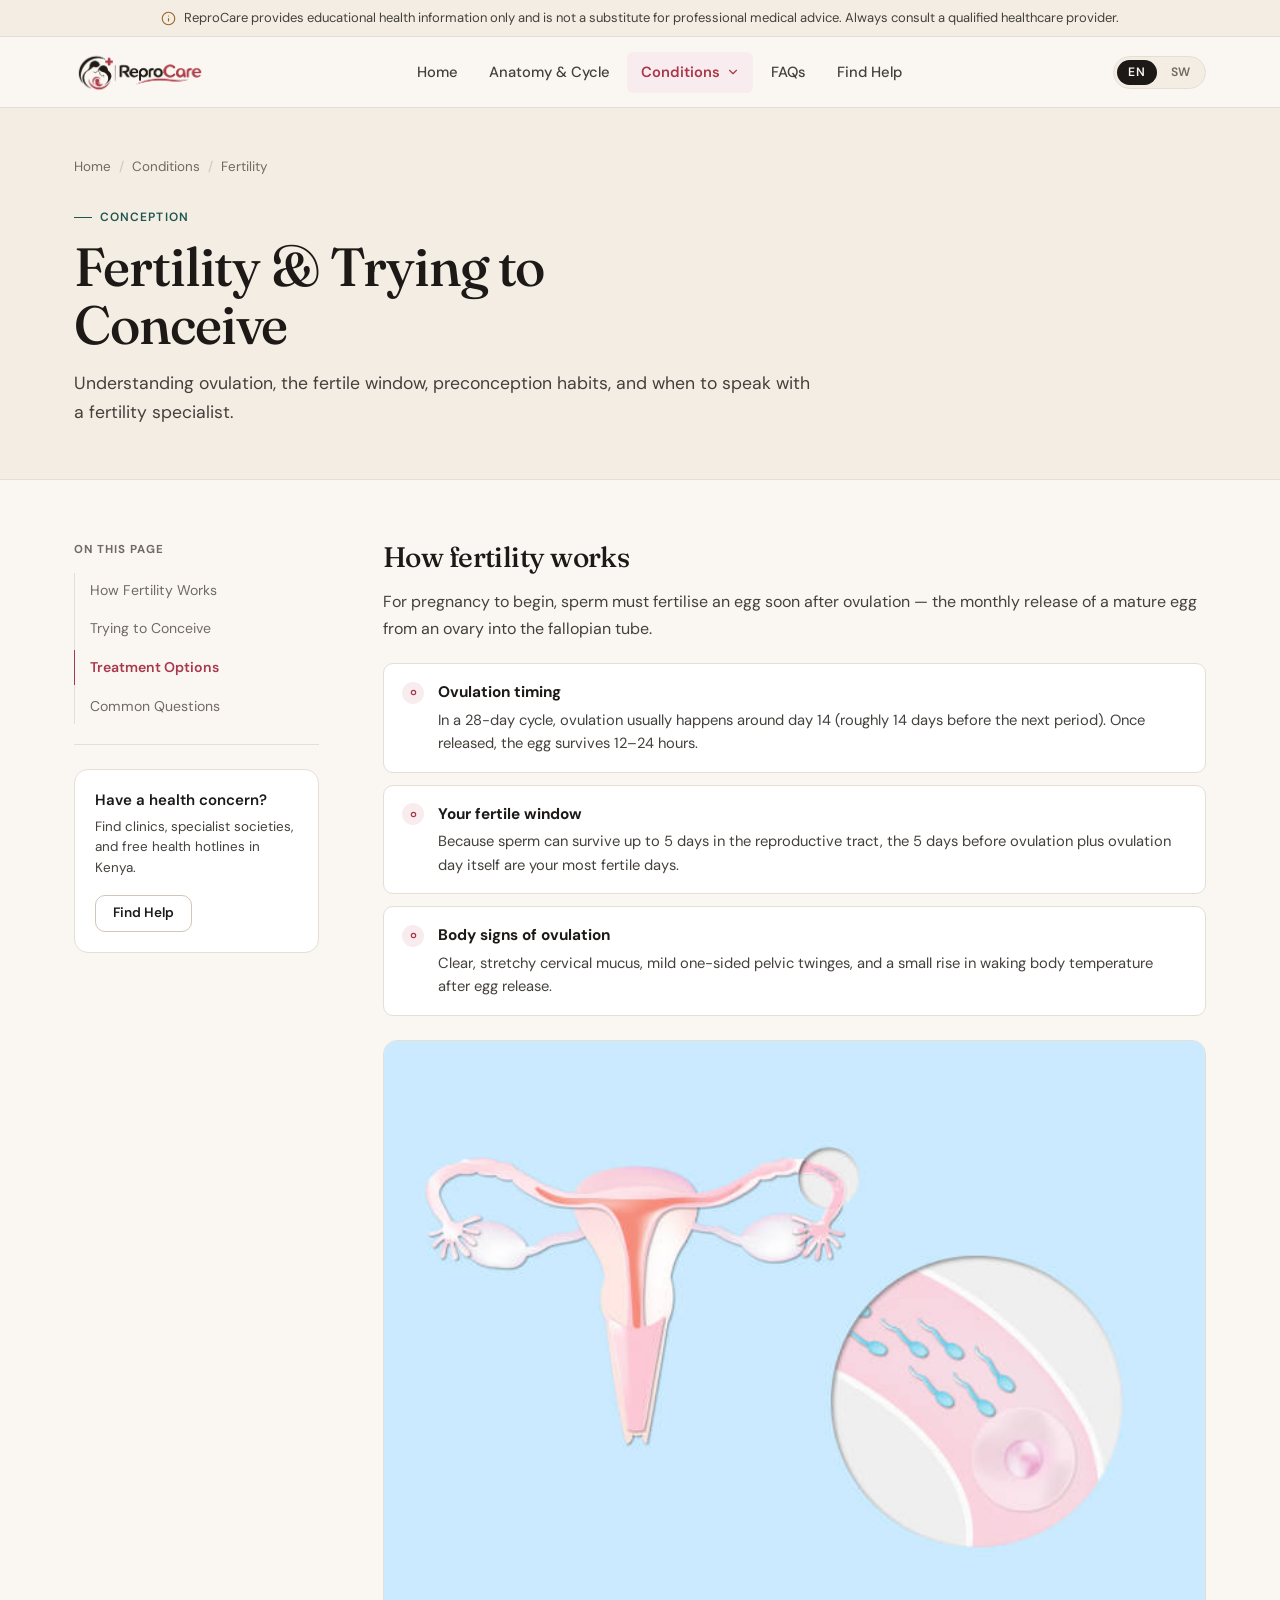
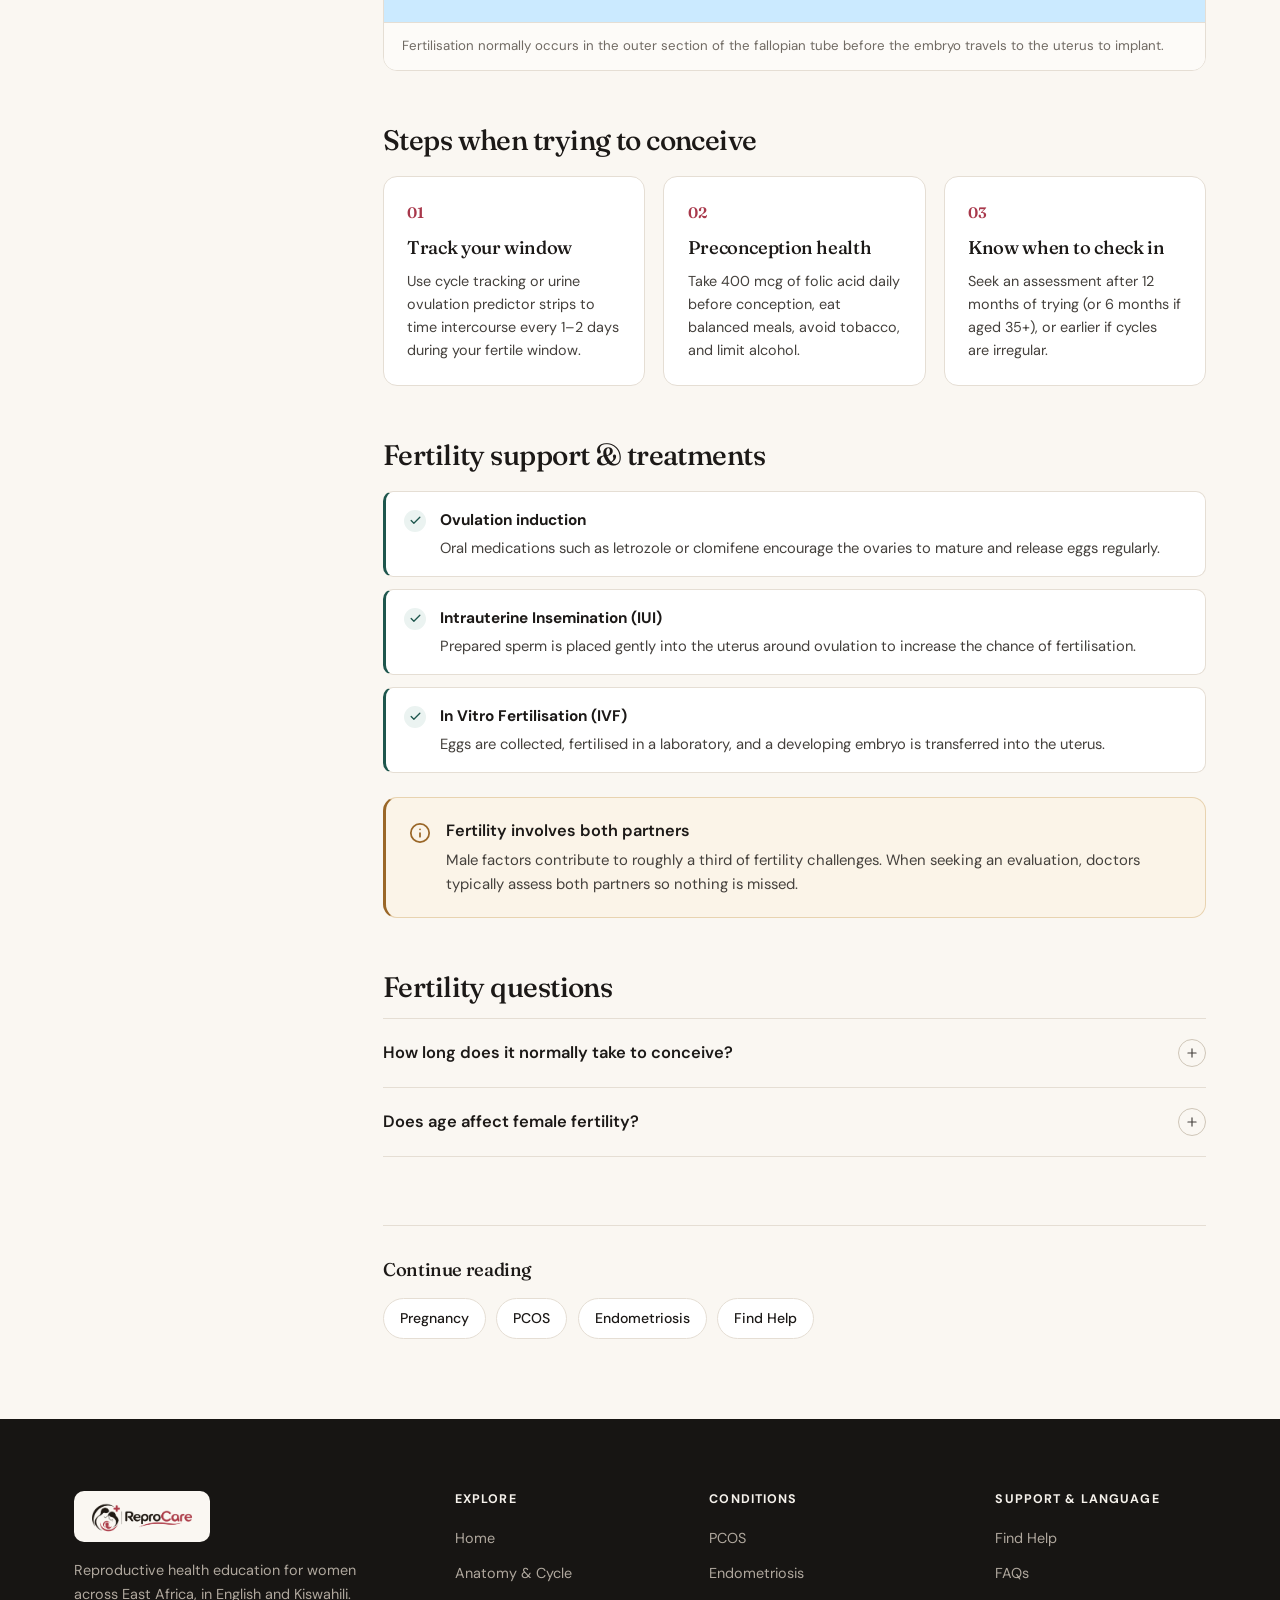
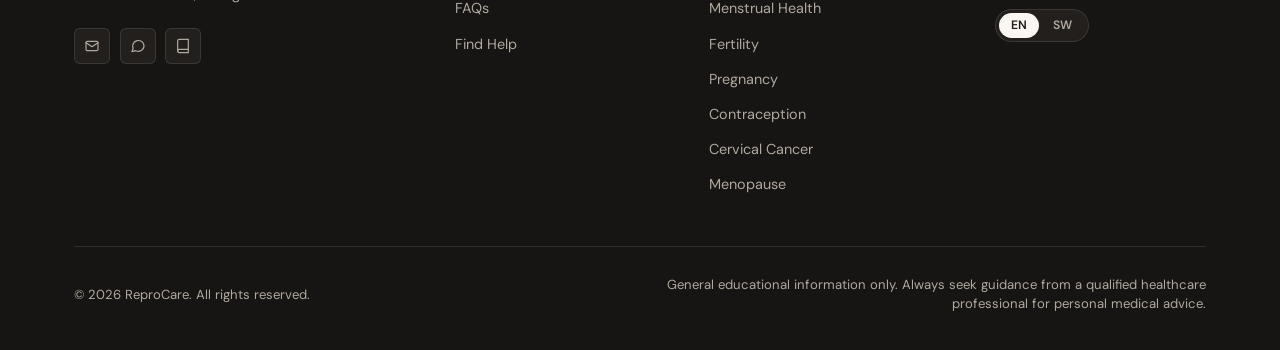
<file: conditions/fertility.html>
<!DOCTYPE html>
<html lang="en">

<head>
  <meta charset="UTF-8" />
  <meta name="viewport" content="width=device-width, initial-scale=1.0" />
  <title>Fertility &amp; Trying to Conceive — ReproCare</title>
  <meta name="description"
    content="Learn about ovulation, the fertile window, preconception habits, and fertility treatments in English and Kiswahili." />
  <link rel="icon" type="image/png" href="../assets/images/repro%20lg.png" />
  <link rel="apple-touch-icon" href="../assets/images/repro%20lg.png" />
  <meta property="og:image" content="../assets/images/repro%20lg.png" />
  <link rel="preconnect" href="https://fonts.googleapis.com" />
  <link rel="preconnect" href="https://fonts.gstatic.com" crossorigin />
  <link rel="stylesheet" href="../css/styles.css" />
</head>

<body>
  <a href="#main-content" class="skip-link" data-i18n="skip_link">Skip to main content</a>

  <div class="notice-bar" role="note">
    <div class="container notice-bar-inner">
      <svg viewBox="0 0 24 24" fill="none" stroke="currentColor" stroke-width="1.8" stroke-linecap="round" stroke-linejoin="round" aria-hidden="true">
        <circle cx="12" cy="12" r="10" /><line x1="12" y1="16" x2="12" y2="12" /><line x1="12" y1="8" x2="12.01" y2="8" />
      </svg>
      <p data-i18n="disclaimer_text">ReproCare provides educational health information only and is not a substitute for professional medical advice. Always consult a qualified healthcare provider.</p>
    </div>
  </div>

  <header class="site-header" id="siteHeader">
    <div class="container nav-inner">
      <a href="../index.html" class="brand-link" aria-label="ReproCare Home">
        <img src="../assets/images/repro%20lg.png" alt="ReproCare" class="brand-logo" width="144" height="48" />
      </a>

      <nav aria-label="Main navigation">
        <ul class="nav-menu">
          <li class="nav-item"><a href="../index.html" class="nav-link" data-i18n="nav_home">Home</a></li>
          <li class="nav-item"><a href="../reproductive-system.html" class="nav-link" data-i18n="nav_repro">Anatomy &amp; Cycle</a></li>
          <li class="nav-item has-dropdown">
            <a href="../index.html#conditions" class="nav-link active dropdown-trigger" aria-expanded="false" aria-haspopup="true">
              <span data-i18n="nav_conditions">Conditions</span>
              <svg class="nav-chevron" viewBox="0 0 24 24" fill="none" stroke="currentColor" stroke-width="2" stroke-linecap="round" stroke-linejoin="round" aria-hidden="true">
                <polyline points="6 9 12 15 18 9" />
              </svg>
            </a>
            <div class="nav-dropdown">
              <div class="nav-dropdown-panel">
                <a href="pcos.html" class="dropdown-link"><strong data-i18n="cond_pcos">PCOS</strong><span data-i18n="cond_pcos_short">Hormones, cysts &amp; cycle balance</span></a>
                <a href="endometriosis.html" class="dropdown-link"><strong data-i18n="cond_endo">Endometriosis</strong><span data-i18n="cond_endo_short">Pelvic pain &amp; treatment options</span></a>
                <a href="menstrual-health.html" class="dropdown-link"><strong data-i18n="cond_menstrual">Menstrual Health</strong><span data-i18n="cond_menstrual_short">Normal periods, care &amp; tracking</span></a>
                <a href="fertility.html" class="dropdown-link active"><strong data-i18n="cond_fertility">Fertility</strong><span data-i18n="cond_fertility_short">Ovulation &amp; conception support</span></a>
                <a href="pregnancy.html" class="dropdown-link"><strong data-i18n="cond_pregnancy">Pregnancy</strong><span data-i18n="cond_pregnancy_short">Trimesters &amp; antenatal care</span></a>
                <a href="contraception.html" class="dropdown-link"><strong data-i18n="cond_contraception">Contraception</strong><span data-i18n="cond_contraception_short">Compare family planning methods</span></a>
                <a href="cervical-cancer.html" class="dropdown-link"><strong data-i18n="cond_cervical">Cervical Cancer</strong><span data-i18n="cond_cervical_short">HPV vaccination &amp; screening</span></a>
                <a href="menopause.html" class="dropdown-link"><strong data-i18n="cond_menopause">Menopause</strong><span data-i18n="cond_menopause_short">Perimenopause &amp; midlife health</span></a>
              </div>
            </div>
          </li>
          <li class="nav-item"><a href="../faqs.html" class="nav-link" data-i18n="nav_faqs">FAQs</a></li>
          <li class="nav-item"><a href="../find-help.html" class="nav-link" data-i18n="nav_findhelp">Find Help</a></li>
        </ul>
      </nav>

      <div class="nav-actions">
        <div class="lang-switch" role="group" aria-label="Language selector">
          <button type="button" class="lang-btn active" data-lang="en" aria-pressed="true">EN</button>
          <button type="button" class="lang-btn" data-lang="sw" aria-pressed="false">SW</button>
        </div>
        <button type="button" class="menu-toggle" id="menuToggle" aria-label="Open navigation menu" aria-expanded="false" aria-controls="mobileDrawer">
          <span></span><span></span><span></span>
        </button>
      </div>
    </div>
  </header>

  <div class="mobile-drawer" id="mobileDrawer" aria-hidden="true">
    <nav class="mobile-drawer-panel" aria-label="Mobile navigation">
      <div class="mobile-drawer-brand">
        <a href="../index.html" class="brand-link" aria-label="ReproCare Home">
          <img src="../assets/images/repro%20lg.png" alt="ReproCare" class="brand-logo" width="128" height="43" />
        </a>
      </div>
      <div>
        <div class="mobile-group-label" data-i18n="mobile_menu_main">Navigate</div>
        <div class="mobile-nav-list">
          <a href="../index.html" data-i18n="nav_home">Home</a>
          <a href="../reproductive-system.html" data-i18n="nav_repro">Anatomy &amp; Cycle</a>
          <a href="../faqs.html" data-i18n="nav_faqs">FAQs</a>
          <a href="../find-help.html" data-i18n="nav_findhelp">Find Help</a>
        </div>
      </div>
      <div>
        <div class="mobile-group-label" data-i18n="mobile_menu_conditions">Health Topics</div>
        <div class="mobile-nav-list">
          <a href="pcos.html" data-i18n="cond_pcos">PCOS</a>
          <a href="endometriosis.html" data-i18n="cond_endo">Endometriosis</a>
          <a href="menstrual-health.html" data-i18n="cond_menstrual">Menstrual Health</a>
          <a href="fertility.html" class="active" data-i18n="cond_fertility">Fertility</a>
          <a href="pregnancy.html" data-i18n="cond_pregnancy">Pregnancy</a>
          <a href="contraception.html" data-i18n="cond_contraception">Contraception</a>
          <a href="cervical-cancer.html" data-i18n="cond_cervical">Cervical Cancer</a>
          <a href="menopause.html" data-i18n="cond_menopause">Menopause</a>
        </div>
      </div>
      <div>
        <div class="mobile-group-label" data-i18n="mobile_menu_lang">Language</div>
        <div class="lang-switch" role="group" aria-label="Language selector">
          <button type="button" class="lang-btn active" data-lang="en" aria-pressed="true">EN</button>
          <button type="button" class="lang-btn" data-lang="sw" aria-pressed="false">SW</button>
        </div>
      </div>
    </nav>
  </div>

  <main id="main-content">
    <section class="page-header">
      <div class="container">
        <nav class="breadcrumb" aria-label="Breadcrumb">
          <a href="../index.html" data-i18n="breadcrumb_home">Home</a>
          <span class="breadcrumb-sep" aria-hidden="true">/</span>
          <a href="../index.html#conditions" data-i18n="breadcrumb_conditions">Conditions</a>
          <span class="breadcrumb-sep" aria-hidden="true">/</span>
          <span data-i18n="cond_fertility">Fertility</span>
        </nav>
        <span class="eyebrow eyebrow-sage" data-i18n="cat_conception">Conception</span>
        <h1>
          <span class="en-text">Fertility &amp; Trying to Conceive</span>
          <span class="sw-text" style="display:none;">Uzazi na Kujaribu Kupata Mimba</span>
        </h1>
        <p class="page-header-lead">
          <span class="en-text">Understanding ovulation, the fertile window, preconception habits, and when to speak with a fertility specialist.</span>
          <span class="sw-text" style="display:none;">Kuelewa ovulation, siku za rutuba, maandalizi ya kiafya kabla ya mimba, na wakati wa kumuona mtaalamu wa uzazi.</span>
        </p>
      </div>
    </section>

    <div class="article-wrap">
      <div class="container article-layout">
        <aside class="article-sidebar" aria-label="Section navigation">
          <div class="toc-box">
            <div class="toc-title" data-i18n="sidebar_toc">On this page</div>
            <ul class="toc-list">
              <li><a href="#how" class="active"><span class="en-text">How Fertility Works</span><span class="sw-text" style="display:none;">Jinsi Uzazi Unavyofanya Kazi</span></a></li>
              <li><a href="#preparing"><span class="en-text">Trying to Conceive</span><span class="sw-text" style="display:none;">Kujaribu Kupata Mimba</span></a></li>
              <li><a href="#treatments"><span class="en-text">Treatment Options</span><span class="sw-text" style="display:none;">Chaguzi za Matibabu</span></a></li>
              <li><a href="#faqs"><span class="en-text">Common Questions</span><span class="sw-text" style="display:none;">Maswali</span></a></li>
            </ul>
          </div>
          <div class="sidebar-help">
            <h4 data-i18n="sidebar_help_title">Have a health concern?</h4>
            <p data-i18n="sidebar_help_desc">Find clinics, specialist societies, and free health hotlines in Kenya.</p>
            <a href="../find-help.html" class="btn btn-secondary btn-sm" data-i18n="sidebar_help_cta">Find Help</a>
          </div>
        </aside>

        <div class="article-body">
          <section class="article-section" id="how">
            <h2>
              <span class="en-text">How fertility works</span>
              <span class="sw-text" style="display:none;">Jinsi uzazi unavyofanya kazi</span>
            </h2>
            <p class="en-text">For pregnancy to begin, sperm must fertilise an egg soon after ovulation — the monthly release of a mature egg from an ovary into the fallopian tube.</p>
            <p class="sw-text" style="display:none;">Ili ujauzito utokee, mbegu ya kiume lazima irutubishe yai muda mfupi baada ya ovulation — kutolewa kwa yai lililokomaa kutoka kwenye ovari kwenda kwenye mrija wa fallopian.</p>

            <ul class="clinical-list">
              <li>
                <span class="list-marker" aria-hidden="true"><svg viewBox="0 0 24 24" fill="none" stroke="currentColor" stroke-width="2.2"><circle cx="12" cy="12" r="4" /></svg></span>
                <div>
                  <strong class="en-text">Ovulation timing</strong>
                  <strong class="sw-text" style="display:none;">Wakati wa ovulation</strong>
                  <p class="en-text">In a 28-day cycle, ovulation usually happens around day 14 (roughly 14 days before the next period). Once released, the egg survives 12–24 hours.</p>
                  <p class="sw-text" style="display:none;">Katika mzunguko wa siku 28, ovulation kawaida hutokea karibu na siku ya 14. Yai linaishi masaa 12–24 baada ya kutolewa.</p>
                </div>
              </li>
              <li>
                <span class="list-marker" aria-hidden="true"><svg viewBox="0 0 24 24" fill="none" stroke="currentColor" stroke-width="2.2"><circle cx="12" cy="12" r="4" /></svg></span>
                <div>
                  <strong class="en-text">Your fertile window</strong>
                  <strong class="sw-text" style="display:none;">Kipindi cha rutuba</strong>
                  <p class="en-text">Because sperm can survive up to 5 days in the reproductive tract, the 5 days before ovulation plus ovulation day itself are your most fertile days.</p>
                  <p class="sw-text" style="display:none;">Siku 5 kabla ya ovulation na siku ya ovulation yenyewe ndizo siku zenye uwezekano mkubwa zaidi wa kupata ujauzito.</p>
                </div>
              </li>
              <li>
                <span class="list-marker" aria-hidden="true"><svg viewBox="0 0 24 24" fill="none" stroke="currentColor" stroke-width="2.2"><circle cx="12" cy="12" r="4" /></svg></span>
                <div>
                  <strong class="en-text">Body signs of ovulation</strong>
                  <strong class="sw-text" style="display:none;">Ishara za ovulation mwilini</strong>
                  <p class="en-text">Clear, stretchy cervical mucus, mild one-sided pelvic twinges, and a small rise in waking body temperature after egg release.</p>
                  <p class="sw-text" style="display:none;">Kamasi safi ya mlango wa kizazi inayonyoosha, maumivu madogo ya nyonga upande mmoja, na ongezeko dogo la joto la mwili.</p>
                </div>
              </li>
            </ul>

            <figure class="medical-figure">
              <img src="../assets/images/fertility.jpg" alt="Medical illustration showing fertilisation of a mature egg inside the fallopian tube" loading="lazy" />
              <figcaption>
                <span class="en-text">Fertilisation normally occurs in the outer section of the fallopian tube before the embryo travels to the uterus to implant.</span>
                <span class="sw-text" style="display:none;">Urutubishaji kwa kawaida hutokea ndani ya mrija wa fallopian kabla ya yai lililorutubishwa kusafiri kwenda kwenye kizazi.</span>
              </figcaption>
            </figure>
          </section>

          <section class="article-section" id="preparing">
            <h2>
              <span class="en-text">Steps when trying to conceive</span>
              <span class="sw-text" style="display:none;">Hatua unapojaribu kupata mimba</span>
            </h2>
            <div class="card-grid-3">
              <div class="editorial-card">
                <span class="card-num">01</span>
                <h3><span class="en-text">Track your window</span><span class="sw-text" style="display:none;">Fuatilia ovulation</span></h3>
                <p class="en-text">Use cycle tracking or urine ovulation predictor strips to time intercourse every 1–2 days during your fertile window.</p>
                <p class="sw-text" style="display:none;">Tumia kalenda, programu, au vipimo vya ovulation kutambua siku zako za rutuba.</p>
              </div>
              <div class="editorial-card">
                <span class="card-num">02</span>
                <h3><span class="en-text">Preconception health</span><span class="sw-text" style="display:none;">Maandalizi ya kiafya</span></h3>
                <p class="en-text">Take 400 mcg of folic acid daily before conception, eat balanced meals, avoid tobacco, and limit alcohol.</p>
                <p class="sw-text" style="display:none;">Tumia asidi ya folic (400 mcg kila siku) kabla ya mimba, kula lishe bora, na epuka sigara na pombe.</p>
              </div>
              <div class="editorial-card">
                <span class="card-num">03</span>
                <h3><span class="en-text">Know when to check in</span><span class="sw-text" style="display:none;">Wakati wa kumuona daktari</span></h3>
                <p class="en-text">Seek an assessment after 12 months of trying (or 6 months if aged 35+), or earlier if cycles are irregular.</p>
                <p class="sw-text" style="display:none;">Muone daktari baada ya miezi 12 ya kujaribu (miezi 6 ikiwa una miaka 35 au zaidi).</p>
              </div>
            </div>
          </section>

          <section class="article-section" id="treatments">
            <h2>
              <span class="en-text">Fertility support &amp; treatments</span>
              <span class="sw-text" style="display:none;">Msaada na chaguzi za matibabu ya uzazi</span>
            </h2>
            <ul class="clinical-list positive">
              <li>
                <span class="list-marker" aria-hidden="true"><svg viewBox="0 0 24 24" fill="none" stroke="currentColor" stroke-width="2.4" stroke-linecap="round" stroke-linejoin="round"><polyline points="20 6 9 17 4 12" /></svg></span>
                <div>
                  <strong class="en-text">Ovulation induction</strong>
                  <strong class="sw-text" style="display:none;">Kuchochea ovulation</strong>
                  <p class="en-text">Oral medications such as letrozole or clomifene encourage the ovaries to mature and release eggs regularly.</p>
                  <p class="sw-text" style="display:none;">Dawa kama letrozole au clomifene huchochea ovari kutoa mayai kwa mpangilio.</p>
                </div>
              </li>
              <li>
                <span class="list-marker" aria-hidden="true"><svg viewBox="0 0 24 24" fill="none" stroke="currentColor" stroke-width="2.4" stroke-linecap="round" stroke-linejoin="round"><polyline points="20 6 9 17 4 12" /></svg></span>
                <div>
                  <strong class="en-text">Intrauterine Insemination (IUI)</strong>
                  <strong class="sw-text" style="display:none;">Kupandikiza Mbegu za Kiume (IUI)</strong>
                  <p class="en-text">Prepared sperm is placed gently into the uterus around ovulation to increase the chance of fertilisation.</p>
                  <p class="sw-text" style="display:none;">Mbegu za kiume zilizotayarishwa huwekwa kwenye kizazi wakati wa ovulation kuongeza uwezekano wa urutubishaji.</p>
                </div>
              </li>
              <li>
                <span class="list-marker" aria-hidden="true"><svg viewBox="0 0 24 24" fill="none" stroke="currentColor" stroke-width="2.4" stroke-linecap="round" stroke-linejoin="round"><polyline points="20 6 9 17 4 12" /></svg></span>
                <div>
                  <strong class="en-text">In Vitro Fertilisation (IVF)</strong>
                  <strong class="sw-text" style="display:none;">Urutubishaji wa Nje (IVF)</strong>
                  <p class="en-text">Eggs are collected, fertilised in a laboratory, and a developing embryo is transferred into the uterus.</p>
                  <p class="sw-text" style="display:none;">Mayai hukusanywa, hurutubishwa maabara, kisha kiinitete huwekwa ndani ya kizazi.</p>
                </div>
              </li>
            </ul>

            <div class="callout callout-info">
              <svg class="callout-icon" viewBox="0 0 24 24" fill="none" stroke="currentColor" stroke-width="1.9" stroke-linecap="round" stroke-linejoin="round" aria-hidden="true">
                <circle cx="12" cy="12" r="10" /><line x1="12" y1="16" x2="12" y2="12" /><line x1="12" y1="8" x2="12.01" y2="8" />
              </svg>
              <div>
                <h4>
                  <span class="en-text">Fertility involves both partners</span>
                  <span class="sw-text" style="display:none;">Uzazi unahusisha wenzi wote wawili</span>
                </h4>
                <p class="en-text">Male factors contribute to roughly a third of fertility challenges. When seeking an evaluation, doctors typically assess both partners so nothing is missed.</p>
                <p class="sw-text" style="display:none;">Sababu za upande wa mwanaume huchangia sehemu kubwa ya changamoto za uzazi. Uchunguzi bora unahusisha wenzi wote wawili.</p>
              </div>
            </div>
          </section>

          <section class="article-section" id="faqs">
            <h2>
              <span class="en-text">Fertility questions</span>
              <span class="sw-text" style="display:none;">Maswali kuhusu uzazi</span>
            </h2>
            <div class="accordion">
              <div class="accordion-item">
                <button type="button" class="accordion-trigger" aria-expanded="false">
                  <span class="en-text">How long does it normally take to conceive?</span>
                  <span class="sw-text" style="display:none;">Kawaida inachukua muda gani kupata mimba?</span>
                  <span class="accordion-icon" aria-hidden="true"><svg viewBox="0 0 24 24" fill="none" stroke="currentColor" stroke-width="2" stroke-linecap="round"><line x1="12" y1="5" x2="12" y2="19" /><line x1="5" y1="12" x2="19" y2="12" /></svg></span>
                </button>
                <div class="accordion-body">
                  <div class="accordion-body-inner">
                    <p class="en-text">About 84% of couples having regular unprotected sex conceive within 1 year, and around 92% within 2 years. Taking several months is completely normal.</p>
                    <p class="sw-text" style="display:none;">Takriban 84% ya wanandoa hupata mimba ndani ya mwaka mmoja wa kujaribu, na karibu 92% ndani ya miaka miwili.</p>
                  </div>
                </div>
              </div>
              <div class="accordion-item">
                <button type="button" class="accordion-trigger" aria-expanded="false">
                  <span class="en-text">Does age affect female fertility?</span>
                  <span class="sw-text" style="display:none;">Je, umri unaathiri uzazi wa mwanamke?</span>
                  <span class="accordion-icon" aria-hidden="true"><svg viewBox="0 0 24 24" fill="none" stroke="currentColor" stroke-width="2" stroke-linecap="round"><line x1="12" y1="5" x2="12" y2="19" /><line x1="5" y1="12" x2="19" y2="12" /></svg></span>
                </button>
                <div class="accordion-body">
                  <div class="accordion-body-inner">
                    <p class="en-text">Yes. Egg count and quality gradually decline from the late 20s and more noticeably after age 35, though many women conceive naturally in their late 30s and early 40s.</p>
                    <p class="sw-text" style="display:none;">Ndio. Idadi na ubora wa mayai hupungua taratibu kuanzia mwishoni mwa miaka ya 20 na zaidi baada ya miaka 35, ingawa wengi bado hupata mimba kawaida.</p>
                  </div>
                </div>
              </div>
            </div>
          </section>

          <div class="related-bar">
            <h3 data-i18n="related_title">Continue reading</h3>
            <div class="related-links">
              <a href="pregnancy.html" class="related-pill" data-i18n="cond_pregnancy">Pregnancy</a>
              <a href="pcos.html" class="related-pill" data-i18n="cond_pcos">PCOS</a>
              <a href="endometriosis.html" class="related-pill" data-i18n="cond_endo">Endometriosis</a>
              <a href="../find-help.html" class="related-pill" data-i18n="nav_findhelp">Find Help</a>
            </div>
          </div>
        </div>
      </div>
    </div>
  </main>

  <footer class="site-footer" role="contentinfo">
    <div class="container">
      <div class="footer-grid">
        <div class="footer-brand">
          <a href="../index.html" class="brand-link footer-logo-wrap" aria-label="ReproCare Home">
            <img src="../assets/images/repro%20lg.png" alt="ReproCare" class="brand-logo footer-logo" width="144" height="48" />
          </a>
          <p data-i18n="footer_desc">Reproductive health education for women across East Africa, in English and Kiswahili.</p>
          <div class="social-row" aria-label="Social media">
            <a href="../find-help.html#contact" class="social-btn" aria-label="Email ReproCare"><svg viewBox="0 0 24 24" fill="none" stroke="currentColor" stroke-width="1.8" stroke-linecap="round" stroke-linejoin="round"><rect x="3" y="5" width="18" height="14" rx="2" /><polyline points="3 7 12 13 21 7" /></svg></a>
            <a href="../find-help.html#contact" class="social-btn" aria-label="WhatsApp support"><svg viewBox="0 0 24 24" fill="none" stroke="currentColor" stroke-width="1.8" stroke-linecap="round" stroke-linejoin="round"><path d="M21 11.5a8.5 8.5 0 0 1-12.5 7.5L3 20.5l1.6-5.2A8.5 8.5 0 1 1 21 11.5Z" /></svg></a>
            <a href="../find-help.html#references" class="social-btn" aria-label="Clinical references"><svg viewBox="0 0 24 24" fill="none" stroke="currentColor" stroke-width="1.8" stroke-linecap="round" stroke-linejoin="round"><path d="M4 19.5A2.5 2.5 0 0 1 6.5 17H20" /><path d="M6.5 2H20v20H6.5A2.5 2.5 0 0 1 4 19.5v-15A2.5 2.5 0 0 1 6.5 2Z" /></svg></a>
          </div>
        </div>
        <div class="footer-col">
          <h4 data-i18n="footer_explore">Explore</h4>
          <ul>
            <li><a href="../index.html" data-i18n="nav_home">Home</a></li>
            <li><a href="../reproductive-system.html" data-i18n="nav_repro">Anatomy &amp; Cycle</a></li>
            <li><a href="../faqs.html" data-i18n="nav_faqs">FAQs</a></li>
            <li><a href="../find-help.html" data-i18n="nav_findhelp">Find Help</a></li>
          </ul>
        </div>
        <div class="footer-col">
          <h4 data-i18n="footer_conditions">Conditions</h4>
          <ul>
            <li><a href="pcos.html" data-i18n="cond_pcos">PCOS</a></li>
            <li><a href="endometriosis.html" data-i18n="cond_endo">Endometriosis</a></li>
            <li><a href="menstrual-health.html" data-i18n="cond_menstrual">Menstrual Health</a></li>
            <li><a href="fertility.html" data-i18n="cond_fertility">Fertility</a></li>
            <li><a href="pregnancy.html" data-i18n="cond_pregnancy">Pregnancy</a></li>
            <li><a href="contraception.html" data-i18n="cond_contraception">Contraception</a></li>
            <li><a href="cervical-cancer.html" data-i18n="cond_cervical">Cervical Cancer</a></li>
            <li><a href="menopause.html" data-i18n="cond_menopause">Menopause</a></li>
          </ul>
        </div>
        <div class="footer-col">
          <h4 data-i18n="footer_support">Support &amp; Language</h4>
          <ul>
            <li><a href="../find-help.html#emergency" data-i18n="nav_findhelp">Find Help</a></li>
            <li><a href="../faqs.html" data-i18n="nav_faqs">FAQs</a></li>
          </ul>
          <div class="footer-lang">
            <div class="lang-switch" role="group" aria-label="Language selector">
              <button type="button" class="lang-btn active" data-lang="en" aria-pressed="true">EN</button>
              <button type="button" class="lang-btn" data-lang="sw" aria-pressed="false">SW</button>
            </div>
          </div>
        </div>
      </div>
      <div class="footer-bottom">
        <p data-i18n="footer_copy">© 2026 ReproCare. All rights reserved.</p>
        <p class="footer-disclaimer" data-i18n="footer_disclaimer">General educational information only. Always seek guidance from a qualified healthcare professional for personal medical advice.</p>
      </div>
    </div>
  </footer>

  <script src="../js/i18n.js"></script>
  <script src="../js/main.js"></script>
</body>

</html>
</file>
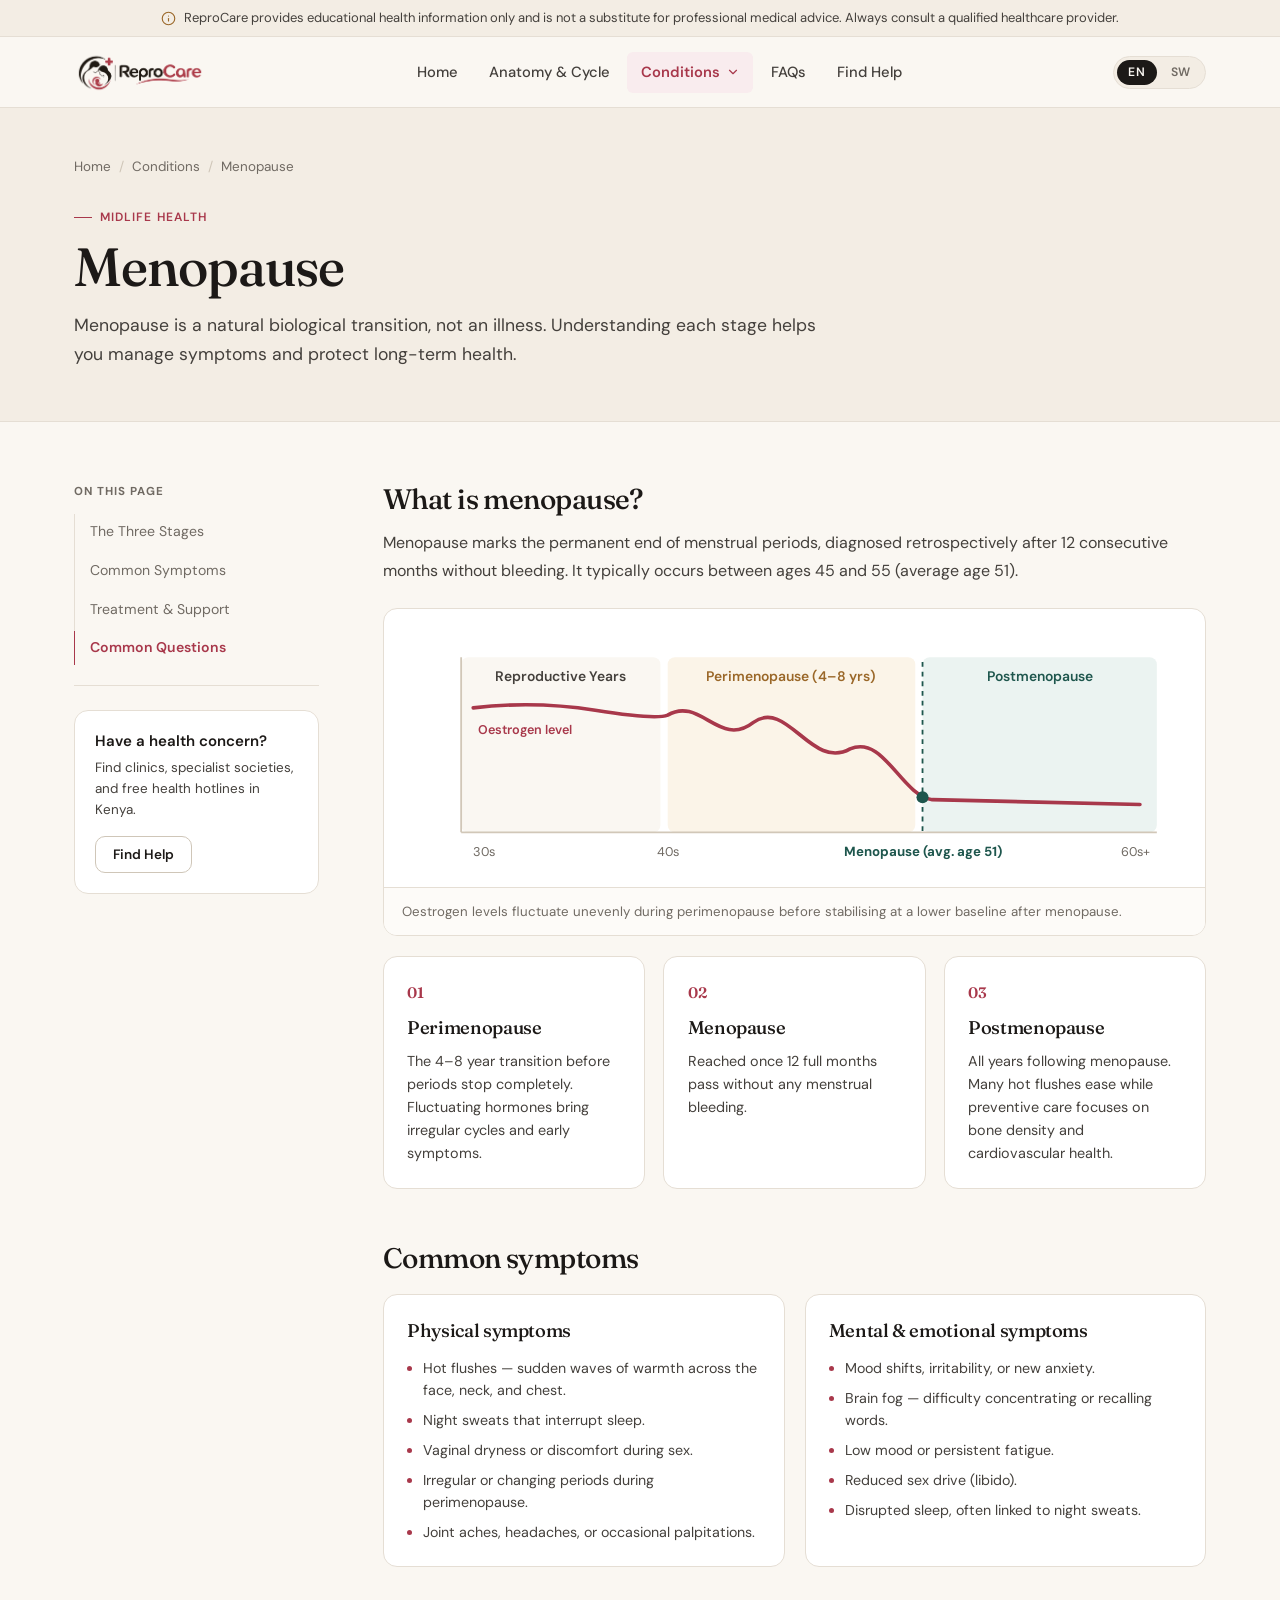
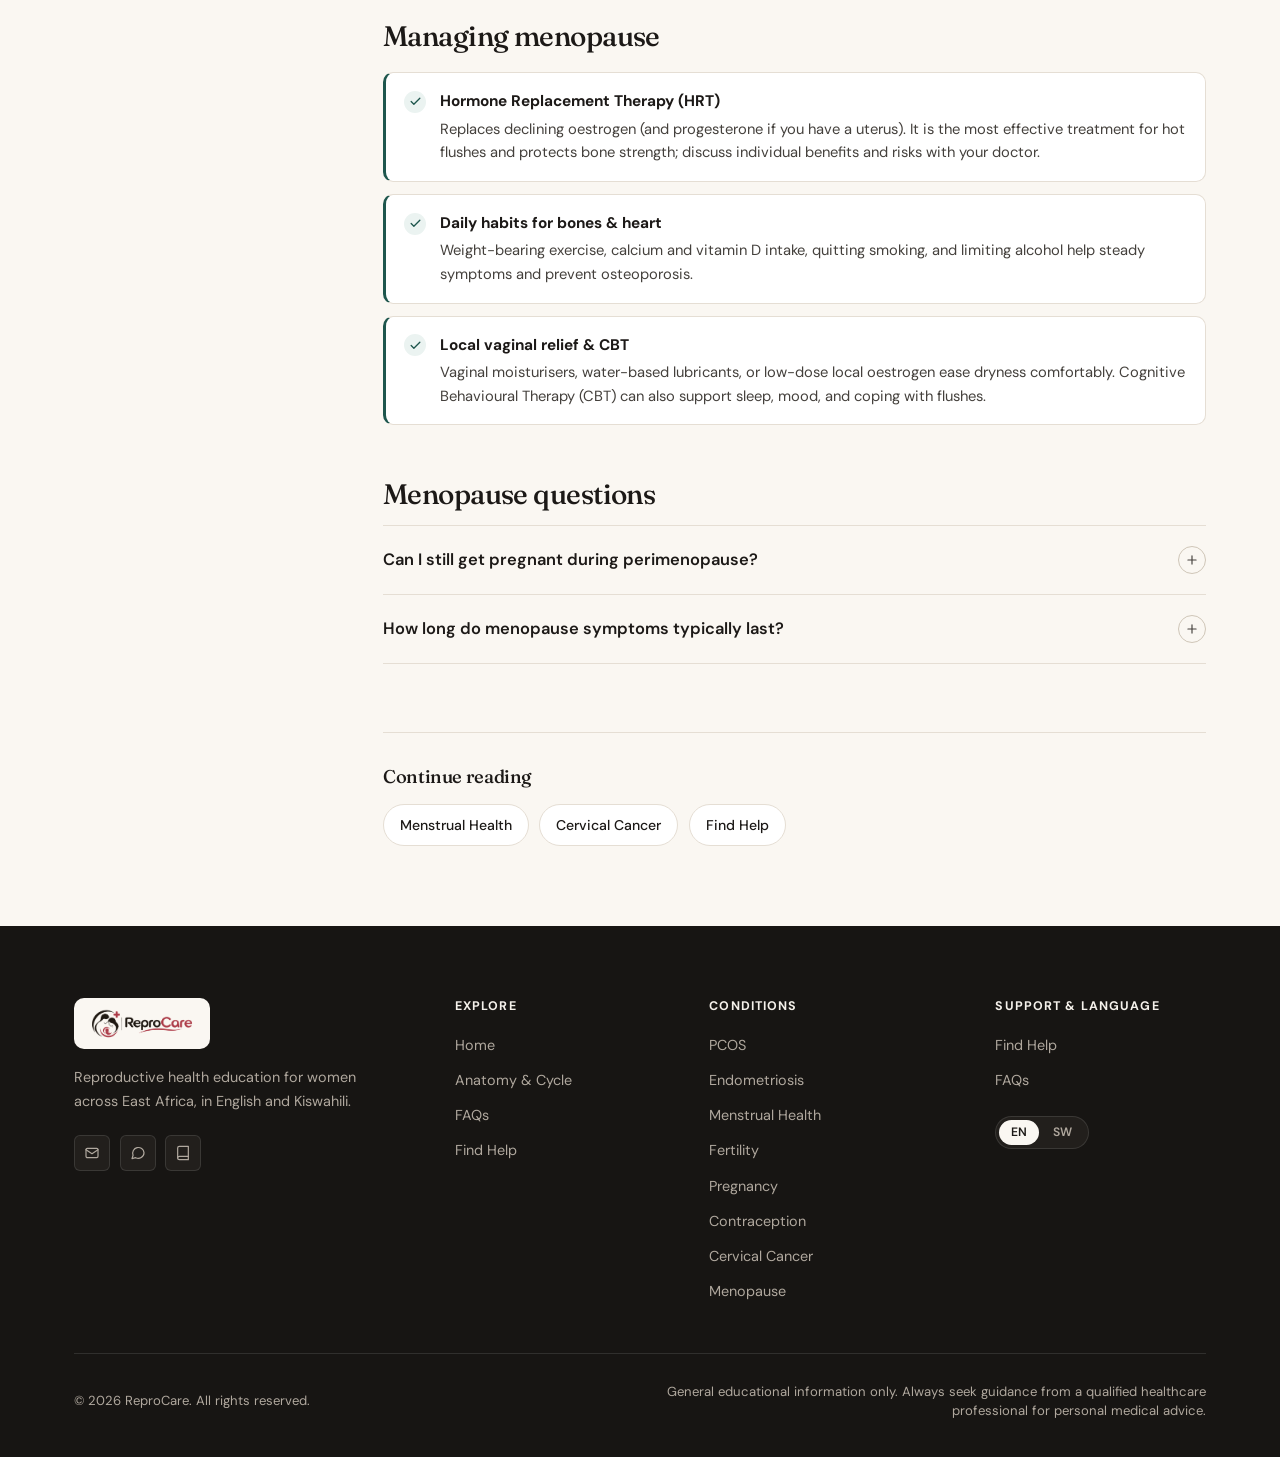
<file: conditions/menopause.html>
<!DOCTYPE html>
<html lang="en">

<head>
  <meta charset="UTF-8" />
  <meta name="viewport" content="width=device-width, initial-scale=1.0" />
  <title>Menopause &amp; Perimenopause — ReproCare</title>
  <meta name="description"
    content="Understanding perimenopause, menopause symptoms, hormone therapy (HRT), and long-term bone and heart health in English and Kiswahili." />
  <link rel="icon" type="image/png" href="../assets/images/repro%20lg.png" />
  <link rel="apple-touch-icon" href="../assets/images/repro%20lg.png" />
  <meta property="og:image" content="../assets/images/repro%20lg.png" />
  <link rel="preconnect" href="https://fonts.googleapis.com" />
  <link rel="preconnect" href="https://fonts.gstatic.com" crossorigin />
  <link rel="stylesheet" href="../css/styles.css" />
</head>

<body>
  <a href="#main-content" class="skip-link" data-i18n="skip_link">Skip to main content</a>

  <div class="notice-bar" role="note">
    <div class="container notice-bar-inner">
      <svg viewBox="0 0 24 24" fill="none" stroke="currentColor" stroke-width="1.8" stroke-linecap="round" stroke-linejoin="round" aria-hidden="true">
        <circle cx="12" cy="12" r="10" /><line x1="12" y1="16" x2="12" y2="12" /><line x1="12" y1="8" x2="12.01" y2="8" />
      </svg>
      <p data-i18n="disclaimer_text">ReproCare provides educational health information only and is not a substitute for professional medical advice. Always consult a qualified healthcare provider.</p>
    </div>
  </div>

  <header class="site-header" id="siteHeader">
    <div class="container nav-inner">
      <a href="../index.html" class="brand-link" aria-label="ReproCare Home">
        <img src="../assets/images/repro%20lg.png" alt="ReproCare" class="brand-logo" width="144" height="48" />
      </a>

      <nav aria-label="Main navigation">
        <ul class="nav-menu">
          <li class="nav-item"><a href="../index.html" class="nav-link" data-i18n="nav_home">Home</a></li>
          <li class="nav-item"><a href="../reproductive-system.html" class="nav-link" data-i18n="nav_repro">Anatomy &amp; Cycle</a></li>
          <li class="nav-item has-dropdown">
            <a href="../index.html#conditions" class="nav-link active dropdown-trigger" aria-expanded="false" aria-haspopup="true">
              <span data-i18n="nav_conditions">Conditions</span>
              <svg class="nav-chevron" viewBox="0 0 24 24" fill="none" stroke="currentColor" stroke-width="2" stroke-linecap="round" stroke-linejoin="round" aria-hidden="true">
                <polyline points="6 9 12 15 18 9" />
              </svg>
            </a>
            <div class="nav-dropdown">
              <div class="nav-dropdown-panel">
                <a href="pcos.html" class="dropdown-link"><strong data-i18n="cond_pcos">PCOS</strong><span data-i18n="cond_pcos_short">Hormones, cysts &amp; cycle balance</span></a>
                <a href="endometriosis.html" class="dropdown-link"><strong data-i18n="cond_endo">Endometriosis</strong><span data-i18n="cond_endo_short">Pelvic pain &amp; treatment options</span></a>
                <a href="menstrual-health.html" class="dropdown-link"><strong data-i18n="cond_menstrual">Menstrual Health</strong><span data-i18n="cond_menstrual_short">Normal periods, care &amp; tracking</span></a>
                <a href="fertility.html" class="dropdown-link"><strong data-i18n="cond_fertility">Fertility</strong><span data-i18n="cond_fertility_short">Ovulation &amp; conception support</span></a>
                <a href="pregnancy.html" class="dropdown-link"><strong data-i18n="cond_pregnancy">Pregnancy</strong><span data-i18n="cond_pregnancy_short">Trimesters &amp; antenatal care</span></a>
                <a href="contraception.html" class="dropdown-link"><strong data-i18n="cond_contraception">Contraception</strong><span data-i18n="cond_contraception_short">Compare family planning methods</span></a>
                <a href="cervical-cancer.html" class="dropdown-link"><strong data-i18n="cond_cervical">Cervical Cancer</strong><span data-i18n="cond_cervical_short">HPV vaccination &amp; screening</span></a>
                <a href="menopause.html" class="dropdown-link active"><strong data-i18n="cond_menopause">Menopause</strong><span data-i18n="cond_menopause_short">Perimenopause &amp; midlife health</span></a>
              </div>
            </div>
          </li>
          <li class="nav-item"><a href="../faqs.html" class="nav-link" data-i18n="nav_faqs">FAQs</a></li>
          <li class="nav-item"><a href="../find-help.html" class="nav-link" data-i18n="nav_findhelp">Find Help</a></li>
        </ul>
      </nav>

      <div class="nav-actions">
        <div class="lang-switch" role="group" aria-label="Language selector">
          <button type="button" class="lang-btn active" data-lang="en" aria-pressed="true">EN</button>
          <button type="button" class="lang-btn" data-lang="sw" aria-pressed="false">SW</button>
        </div>
        <button type="button" class="menu-toggle" id="menuToggle" aria-label="Open navigation menu" aria-expanded="false" aria-controls="mobileDrawer">
          <span></span><span></span><span></span>
        </button>
      </div>
    </div>
  </header>

  <div class="mobile-drawer" id="mobileDrawer" aria-hidden="true">
    <nav class="mobile-drawer-panel" aria-label="Mobile navigation">
      <div class="mobile-drawer-brand">
        <a href="../index.html" class="brand-link" aria-label="ReproCare Home">
          <img src="../assets/images/repro%20lg.png" alt="ReproCare" class="brand-logo" width="128" height="43" />
        </a>
      </div>
      <div>
        <div class="mobile-group-label" data-i18n="mobile_menu_main">Navigate</div>
        <div class="mobile-nav-list">
          <a href="../index.html" data-i18n="nav_home">Home</a>
          <a href="../reproductive-system.html" data-i18n="nav_repro">Anatomy &amp; Cycle</a>
          <a href="../faqs.html" data-i18n="nav_faqs">FAQs</a>
          <a href="../find-help.html" data-i18n="nav_findhelp">Find Help</a>
        </div>
      </div>
      <div>
        <div class="mobile-group-label" data-i18n="mobile_menu_conditions">Health Topics</div>
        <div class="mobile-nav-list">
          <a href="pcos.html" data-i18n="cond_pcos">PCOS</a>
          <a href="endometriosis.html" data-i18n="cond_endo">Endometriosis</a>
          <a href="menstrual-health.html" data-i18n="cond_menstrual">Menstrual Health</a>
          <a href="fertility.html" data-i18n="cond_fertility">Fertility</a>
          <a href="pregnancy.html" data-i18n="cond_pregnancy">Pregnancy</a>
          <a href="contraception.html" data-i18n="cond_contraception">Contraception</a>
          <a href="cervical-cancer.html" data-i18n="cond_cervical">Cervical Cancer</a>
          <a href="menopause.html" class="active" data-i18n="cond_menopause">Menopause</a>
        </div>
      </div>
      <div>
        <div class="mobile-group-label" data-i18n="mobile_menu_lang">Language</div>
        <div class="lang-switch" role="group" aria-label="Language selector">
          <button type="button" class="lang-btn active" data-lang="en" aria-pressed="true">EN</button>
          <button type="button" class="lang-btn" data-lang="sw" aria-pressed="false">SW</button>
        </div>
      </div>
    </nav>
  </div>

  <main id="main-content">
    <section class="page-header">
      <div class="container">
        <nav class="breadcrumb" aria-label="Breadcrumb">
          <a href="../index.html" data-i18n="breadcrumb_home">Home</a>
          <span class="breadcrumb-sep" aria-hidden="true">/</span>
          <a href="../index.html#conditions" data-i18n="breadcrumb_conditions">Conditions</a>
          <span class="breadcrumb-sep" aria-hidden="true">/</span>
          <span data-i18n="cond_menopause">Menopause</span>
        </nav>
        <span class="eyebrow" data-i18n="cat_midlife">Midlife health</span>
        <h1>
          <span class="en-text">Menopause</span>
          <span class="sw-text" style="display:none;">Kukoma Hedhi</span>
        </h1>
        <p class="page-header-lead">
          <span class="en-text">Menopause is a natural biological transition, not an illness. Understanding each stage helps you manage symptoms and protect long-term health.</span>
          <span class="sw-text" style="display:none;">Kukoma hedhi ni mpito wa asili wa maisha, si ugonjwa. Kuelewa kila hatua husaidia kudhibiti dalili na kulinda afya yako ya muda mrefu.</span>
        </p>
      </div>
    </section>

    <div class="article-wrap">
      <div class="container article-layout">
        <aside class="article-sidebar" aria-label="Section navigation">
          <div class="toc-box">
            <div class="toc-title" data-i18n="sidebar_toc">On this page</div>
            <ul class="toc-list">
              <li><a href="#stages" class="active"><span class="en-text">The Three Stages</span><span class="sw-text" style="display:none;">Hatua Tatu</span></a></li>
              <li><a href="#symptoms"><span class="en-text">Common Symptoms</span><span class="sw-text" style="display:none;">Dalili za Kawaida</span></a></li>
              <li><a href="#management"><span class="en-text">Treatment &amp; Support</span><span class="sw-text" style="display:none;">Matibabu na Msaada</span></a></li>
              <li><a href="#faqs"><span class="en-text">Common Questions</span><span class="sw-text" style="display:none;">Maswali</span></a></li>
            </ul>
          </div>
          <div class="sidebar-help">
            <h4 data-i18n="sidebar_help_title">Have a health concern?</h4>
            <p data-i18n="sidebar_help_desc">Find clinics, specialist societies, and free health hotlines in Kenya.</p>
            <a href="../find-help.html" class="btn btn-secondary btn-sm" data-i18n="sidebar_help_cta">Find Help</a>
          </div>
        </aside>

        <div class="article-body">
          <section class="article-section" id="stages">
            <h2>
              <span class="en-text">What is menopause?</span>
              <span class="sw-text" style="display:none;">Kukoma hedhi ni nini?</span>
            </h2>
            <p class="en-text">Menopause marks the permanent end of menstrual periods, diagnosed retrospectively after 12 consecutive months without bleeding. It typically occurs between ages 45 and 55 (average age 51).</p>
            <p class="sw-text" style="display:none;">Kukoma hedhi ni wakati hedhi inaposimama kabisa, ikithibitishwa baada ya miezi 12 mfululizo bila kupata hedhi. Kwa kawaida hutokea kati ya umri wa miaka 45 na 55.</p>

            <figure class="medical-figure" style="padding:1.5rem 1.5rem 0;">
              <svg viewBox="0 0 640 210" role="img" aria-label="Illustration showing oestrogen gradually fluctuating during perimenopause before settling to a lower steady baseline in postmenopause" style="width:100%;height:auto;">
                <rect x="0" y="0" width="640" height="210" fill="#FFFFFF" />
                <!-- Stage Bands -->
                <rect x="44" y="20" width="165" height="145" rx="6" fill="#FAF7F2" />
                <rect x="215" y="20" width="205" height="145" rx="6" fill="#FBF4E8" />
                <rect x="426" y="20" width="194" height="145" rx="6" fill="#EBF3F1" />

                <!-- Axis -->
                <line x1="44" y1="165" x2="620" y2="165" stroke="#D1C7B8" stroke-width="1.5" />
                <line x1="44" y1="20" x2="44" y2="165" stroke="#D1C7B8" stroke-width="1.5" />

                <!-- Oestrogen Curve -->
                <path d="M54 62 Q105 56 155 64 T215 68 C242 52 258 96 286 74 C314 54 334 114 366 96 C394 84 408 134 434 138 L606 142"
                  fill="none" stroke="#A8384B" stroke-width="3" stroke-linecap="round" />

                <!-- Menopause Milestone Marker -->
                <line x1="426" y1="24" x2="426" y2="165" stroke="#1E564D" stroke-width="1.5" stroke-dasharray="4 4" />
                <circle cx="426" cy="136" r="5" fill="#1E564D" />

                <!-- Labels -->
                <text x="126" y="40" text-anchor="middle" font-family="DM Sans, sans-serif" font-size="11.5" font-weight="600" fill="#44403C">Reproductive Years</text>
                <text x="317" y="40" text-anchor="middle" font-family="DM Sans, sans-serif" font-size="11.5" font-weight="600" fill="#9A6728">Perimenopause (4–8 yrs)</text>
                <text x="523" y="40" text-anchor="middle" font-family="DM Sans, sans-serif" font-size="11.5" font-weight="600" fill="#1E564D">Postmenopause</text>

                <text x="58" y="84" font-family="DM Sans, sans-serif" font-size="10.5" font-weight="600" fill="#A8384B">Oestrogen level</text>
                <text x="426" y="185" text-anchor="middle" font-family="DM Sans, sans-serif" font-size="11" font-weight="700" fill="#1E564D">Menopause (avg. age 51)</text>
                <text x="54" y="185" font-family="DM Sans, sans-serif" font-size="10.5" fill="#706A63">30s</text>
                <text x="215" y="185" text-anchor="middle" font-family="DM Sans, sans-serif" font-size="10.5" fill="#706A63">40s</text>
                <text x="614" y="185" text-anchor="end" font-family="DM Sans, sans-serif" font-size="10.5" fill="#706A63">60s+</text>
              </svg>
              <figcaption style="margin:0 -1.5rem;">
                <span class="en-text">Oestrogen levels fluctuate unevenly during perimenopause before stabilising at a lower baseline after menopause.</span>
                <span class="sw-text" style="display:none;">Viwango vya oestrogen hupanda na kushuka wakati wa perimenopause kabla ya kutulia baada ya kukoma hedhi.</span>
              </figcaption>
            </figure>

            <div class="card-grid-3">
              <div class="editorial-card">
                <span class="card-num">01</span>
                <h3>Perimenopause</h3>
                <p class="en-text">The 4–8 year transition before periods stop completely. Fluctuating hormones bring irregular cycles and early symptoms.</p>
                <p class="sw-text" style="display:none;">Kipindi cha mpito cha miaka 4–8 kabla ya hedhi kusimama kabisa ambapo homoni hubadilika.</p>
              </div>
              <div class="editorial-card">
                <span class="card-num">02</span>
                <h3><span class="en-text">Menopause</span><span class="sw-text" style="display:none;">Kukoma Hedhi</span></h3>
                <p class="en-text">Reached once 12 full months pass without any menstrual bleeding.</p>
                <p class="sw-text" style="display:none;">Hufikiwa baada ya miezi 12 mfululizo bila kupata hedhi.</p>
              </div>
              <div class="editorial-card">
                <span class="card-num">03</span>
                <h3><span class="en-text">Postmenopause</span><span class="sw-text" style="display:none;">Baada ya Kukoma Hedhi</span></h3>
                <p class="en-text">All years following menopause. Many hot flushes ease while preventive care focuses on bone density and cardiovascular health.</p>
                <p class="sw-text" style="display:none;">Miaka yote baada ya kukoma hedhi. Dalili nyingi hutulia huku umakini ukiwekwa kwenye mifupa na moyo.</p>
              </div>
            </div>
          </section>

          <section class="article-section" id="symptoms">
            <h2>
              <span class="en-text">Common symptoms</span>
              <span class="sw-text" style="display:none;">Dalili za kawaida</span>
            </h2>
            <div class="card-grid-2">
              <div class="editorial-card">
                <h3><span class="en-text">Physical symptoms</span><span class="sw-text" style="display:none;">Dalili za kimwili</span></h3>
                <ul class="card-bullets">
                  <li><span class="en-text">Hot flushes — sudden waves of warmth across the face, neck, and chest.</span><span class="sw-text" style="display:none;">Joto la ghafla linaloenea usoni, shingoni, na kifuani.</span></li>
                  <li><span class="en-text">Night sweats that interrupt sleep.</span><span class="sw-text" style="display:none;">Jasho la usiku linalokatiza usingizi.</span></li>
                  <li><span class="en-text">Vaginal dryness or discomfort during sex.</span><span class="sw-text" style="display:none;">Ukavu wa uke au usumbufu wakati wa kujamiiana.</span></li>
                  <li><span class="en-text">Irregular or changing periods during perimenopause.</span><span class="sw-text" style="display:none;">Hedhi zisizo za kawaida wakati wa perimenopause.</span></li>
                  <li><span class="en-text">Joint aches, headaches, or occasional palpitations.</span><span class="sw-text" style="display:none;">Maumivu ya viungo, kichwa, au mapigo ya moyo.</span></li>
                </ul>
              </div>

              <div class="editorial-card">
                <h3><span class="en-text">Mental &amp; emotional symptoms</span><span class="sw-text" style="display:none;">Dalili za kiakili na kihisia</span></h3>
                <ul class="card-bullets">
                  <li><span class="en-text">Mood shifts, irritability, or new anxiety.</span><span class="sw-text" style="display:none;">Mabadiliko ya hisia, hasira, au wasiwasi.</span></li>
                  <li><span class="en-text">Brain fog — difficulty concentrating or recalling words.</span><span class="sw-text" style="display:none;">Ugumu wa kuzingatia au kukumbuka mambo.</span></li>
                  <li><span class="en-text">Low mood or persistent fatigue.</span><span class="sw-text" style="display:none;">Huzuni au uchovu wa mara kwa mara.</span></li>
                  <li><span class="en-text">Reduced sex drive (libido).</span><span class="sw-text" style="display:none;">Kupungua kwa hamu ya tendo la ndoa.</span></li>
                  <li><span class="en-text">Disrupted sleep, often linked to night sweats.</span><span class="sw-text" style="display:none;">Usumbufu wa usingizi unaohusiana na jasho la usiku.</span></li>
                </ul>
              </div>
            </div>
          </section>

          <section class="article-section" id="management">
            <h2>
              <span class="en-text">Managing menopause</span>
              <span class="sw-text" style="display:none;">Kudhibiti dalili za kukoma hedhi</span>
            </h2>
            <ul class="clinical-list positive">
              <li>
                <span class="list-marker" aria-hidden="true"><svg viewBox="0 0 24 24" fill="none" stroke="currentColor" stroke-width="2.4" stroke-linecap="round" stroke-linejoin="round"><polyline points="20 6 9 17 4 12" /></svg></span>
                <div>
                  <strong class="en-text">Hormone Replacement Therapy (HRT)</strong>
                  <strong class="sw-text" style="display:none;">Tiba ya Kubadilisha Homoni (HRT)</strong>
                  <p class="en-text">Replaces declining oestrogen (and progesterone if you have a uterus). It is the most effective treatment for hot flushes and protects bone strength; discuss individual benefits and risks with your doctor.</p>
                  <p class="sw-text" style="display:none;">Hurejesha oestrogen na progesterone; ndiyo matibabu yenye ufanisi zaidi kwa joto la ghafla na ulinzi wa mifupa. Jadiliana na daktari wako.</p>
                </div>
              </li>
              <li>
                <span class="list-marker" aria-hidden="true"><svg viewBox="0 0 24 24" fill="none" stroke="currentColor" stroke-width="2.4" stroke-linecap="round" stroke-linejoin="round"><polyline points="20 6 9 17 4 12" /></svg></span>
                <div>
                  <strong class="en-text">Daily habits for bones &amp; heart</strong>
                  <strong class="sw-text" style="display:none;">Mtindo wa maisha kwa mifupa na moyo</strong>
                  <p class="en-text">Weight-bearing exercise, calcium and vitamin D intake, quitting smoking, and limiting alcohol help steady symptoms and prevent osteoporosis.</p>
                  <p class="sw-text" style="display:none;">Mazoezi ya kuimarisha misuli, lishe yenye kalsiamu na vitamini D, kuacha sigara, na kupunguza pombe hulinda mifupa na moyo.</p>
                </div>
              </li>
              <li>
                <span class="list-marker" aria-hidden="true"><svg viewBox="0 0 24 24" fill="none" stroke="currentColor" stroke-width="2.4" stroke-linecap="round" stroke-linejoin="round"><polyline points="20 6 9 17 4 12" /></svg></span>
                <div>
                  <strong class="en-text">Local vaginal relief &amp; CBT</strong>
                  <strong class="sw-text" style="display:none;">Vipodozi vya uke na ushauri wa CBT</strong>
                  <p class="en-text">Vaginal moisturisers, water-based lubricants, or low-dose local oestrogen ease dryness comfortably. Cognitive Behavioural Therapy (CBT) can also support sleep, mood, and coping with flushes.</p>
                  <p class="sw-text" style="display:none;">Vilainishi au vipodozi vya uke husaidia ukavu, na tiba ya CBT husaidia usingizi, wasiwasi, na mabadiliko ya hisia.</p>
                </div>
              </li>
            </ul>
          </section>

          <section class="article-section" id="faqs">
            <h2>
              <span class="en-text">Menopause questions</span>
              <span class="sw-text" style="display:none;">Maswali kuhusu kukoma hedhi</span>
            </h2>
            <div class="accordion">
              <div class="accordion-item">
                <button type="button" class="accordion-trigger" aria-expanded="false">
                  <span class="en-text">Can I still get pregnant during perimenopause?</span>
                  <span class="sw-text" style="display:none;">Je, bado naweza kupata mimba wakati wa perimenopause?</span>
                  <span class="accordion-icon" aria-hidden="true"><svg viewBox="0 0 24 24" fill="none" stroke="currentColor" stroke-width="2" stroke-linecap="round"><line x1="12" y1="5" x2="12" y2="19" /><line x1="5" y1="12" x2="19" y2="12" /></svg></span>
                </button>
                <div class="accordion-body">
                  <div class="accordion-body-inner">
                    <p class="en-text">Yes. Although fertility drops markedly, occasional ovulation still happens until you have gone a full 12 months without a period (or 24 months if menopause occurs under age 50). Continue contraception if you wish to avoid pregnancy.</p>
                    <p class="sw-text" style="display:none;">Ndio. Ingawa uzazi hupungua sana, mimba bado inawezekana hadi upitishe miezi 12 kamili bila hedhi. Endelea kutumia uzazi wa mpango ikiwa hutaki ujauzito.</p>
                  </div>
                </div>
              </div>
              <div class="accordion-item">
                <button type="button" class="accordion-trigger" aria-expanded="false">
                  <span class="en-text">How long do menopause symptoms typically last?</span>
                  <span class="sw-text" style="display:none;">Dalili za kukoma hedhi hudumu muda gani?</span>
                  <span class="accordion-icon" aria-hidden="true"><svg viewBox="0 0 24 24" fill="none" stroke="currentColor" stroke-width="2" stroke-linecap="round"><line x1="12" y1="5" x2="12" y2="19" /><line x1="5" y1="12" x2="19" y2="12" /></svg></span>
                </button>
                <div class="accordion-body">
                  <div class="accordion-body-inner">
                    <p class="en-text">Symptoms commonly last 4 to 8 years starting in perimenopause, though every woman's timeline differs. If symptoms interfere with work or sleep, effective medical support is available.</p>
                    <p class="sw-text" style="display:none;">Dalili kwa kawaida hudumu miaka 4 hadi 8 kuanzia perimenopause, lakini hutofautiana kwa kila mwanamke. Msaada wa kimatibabu unapatikana ukihitaji nafuu.</p>
                  </div>
                </div>
              </div>
            </div>
          </section>

          <div class="related-bar">
            <h3 data-i18n="related_title">Continue reading</h3>
            <div class="related-links">
              <a href="menstrual-health.html" class="related-pill" data-i18n="cond_menstrual">Menstrual Health</a>
              <a href="cervical-cancer.html" class="related-pill" data-i18n="cond_cervical">Cervical Cancer</a>
              <a href="../find-help.html" class="related-pill" data-i18n="nav_findhelp">Find Help</a>
            </div>
          </div>
        </div>
      </div>
    </div>
  </main>

  <footer class="site-footer" role="contentinfo">
    <div class="container">
      <div class="footer-grid">
        <div class="footer-brand">
          <a href="../index.html" class="brand-link footer-logo-wrap" aria-label="ReproCare Home">
            <img src="../assets/images/repro%20lg.png" alt="ReproCare" class="brand-logo footer-logo" width="144" height="48" />
          </a>
          <p data-i18n="footer_desc">Reproductive health education for women across East Africa, in English and Kiswahili.</p>
          <div class="social-row" aria-label="Social media">
            <a href="../find-help.html#contact" class="social-btn" aria-label="Email ReproCare"><svg viewBox="0 0 24 24" fill="none" stroke="currentColor" stroke-width="1.8" stroke-linecap="round" stroke-linejoin="round"><rect x="3" y="5" width="18" height="14" rx="2" /><polyline points="3 7 12 13 21 7" /></svg></a>
            <a href="../find-help.html#contact" class="social-btn" aria-label="WhatsApp support"><svg viewBox="0 0 24 24" fill="none" stroke="currentColor" stroke-width="1.8" stroke-linecap="round" stroke-linejoin="round"><path d="M21 11.5a8.5 8.5 0 0 1-12.5 7.5L3 20.5l1.6-5.2A8.5 8.5 0 1 1 21 11.5Z" /></svg></a>
            <a href="../find-help.html#references" class="social-btn" aria-label="Clinical references"><svg viewBox="0 0 24 24" fill="none" stroke="currentColor" stroke-width="1.8" stroke-linecap="round" stroke-linejoin="round"><path d="M4 19.5A2.5 2.5 0 0 1 6.5 17H20" /><path d="M6.5 2H20v20H6.5A2.5 2.5 0 0 1 4 19.5v-15A2.5 2.5 0 0 1 6.5 2Z" /></svg></a>
          </div>
        </div>
        <div class="footer-col">
          <h4 data-i18n="footer_explore">Explore</h4>
          <ul>
            <li><a href="../index.html" data-i18n="nav_home">Home</a></li>
            <li><a href="../reproductive-system.html" data-i18n="nav_repro">Anatomy &amp; Cycle</a></li>
            <li><a href="../faqs.html" data-i18n="nav_faqs">FAQs</a></li>
            <li><a href="../find-help.html" data-i18n="nav_findhelp">Find Help</a></li>
          </ul>
        </div>
        <div class="footer-col">
          <h4 data-i18n="footer_conditions">Conditions</h4>
          <ul>
            <li><a href="pcos.html" data-i18n="cond_pcos">PCOS</a></li>
            <li><a href="endometriosis.html" data-i18n="cond_endo">Endometriosis</a></li>
            <li><a href="menstrual-health.html" data-i18n="cond_menstrual">Menstrual Health</a></li>
            <li><a href="fertility.html" data-i18n="cond_fertility">Fertility</a></li>
            <li><a href="pregnancy.html" data-i18n="cond_pregnancy">Pregnancy</a></li>
            <li><a href="contraception.html" data-i18n="cond_contraception">Contraception</a></li>
            <li><a href="cervical-cancer.html" data-i18n="cond_cervical">Cervical Cancer</a></li>
            <li><a href="menopause.html" data-i18n="cond_menopause">Menopause</a></li>
          </ul>
        </div>
        <div class="footer-col">
          <h4 data-i18n="footer_support">Support &amp; Language</h4>
          <ul>
            <li><a href="../find-help.html#emergency" data-i18n="nav_findhelp">Find Help</a></li>
            <li><a href="../faqs.html" data-i18n="nav_faqs">FAQs</a></li>
          </ul>
          <div class="footer-lang">
            <div class="lang-switch" role="group" aria-label="Language selector">
              <button type="button" class="lang-btn active" data-lang="en" aria-pressed="true">EN</button>
              <button type="button" class="lang-btn" data-lang="sw" aria-pressed="false">SW</button>
            </div>
          </div>
        </div>
      </div>
      <div class="footer-bottom">
        <p data-i18n="footer_copy">© 2026 ReproCare. All rights reserved.</p>
        <p class="footer-disclaimer" data-i18n="footer_disclaimer">General educational information only. Always seek guidance from a qualified healthcare professional for personal medical advice.</p>
      </div>
    </div>
  </footer>

  <script src="../js/i18n.js"></script>
  <script src="../js/main.js"></script>
</body>

</html>
</file>
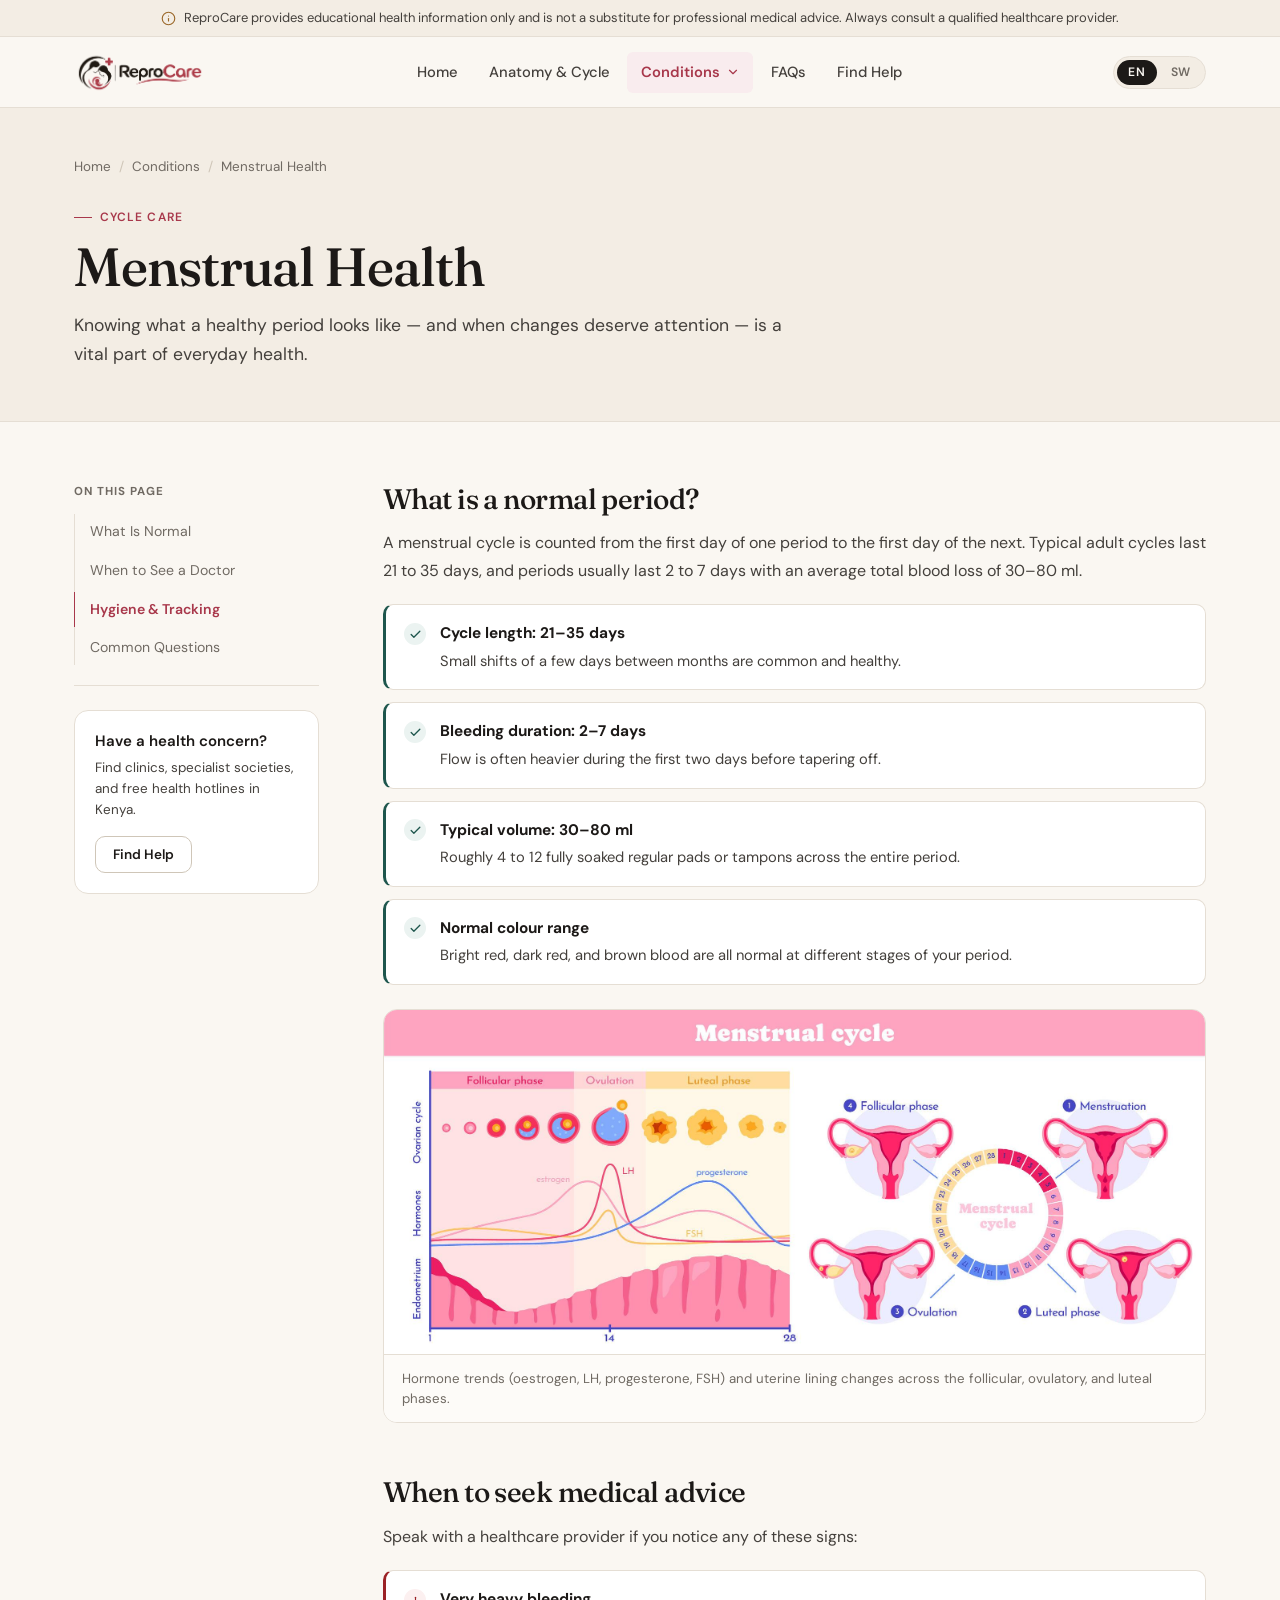
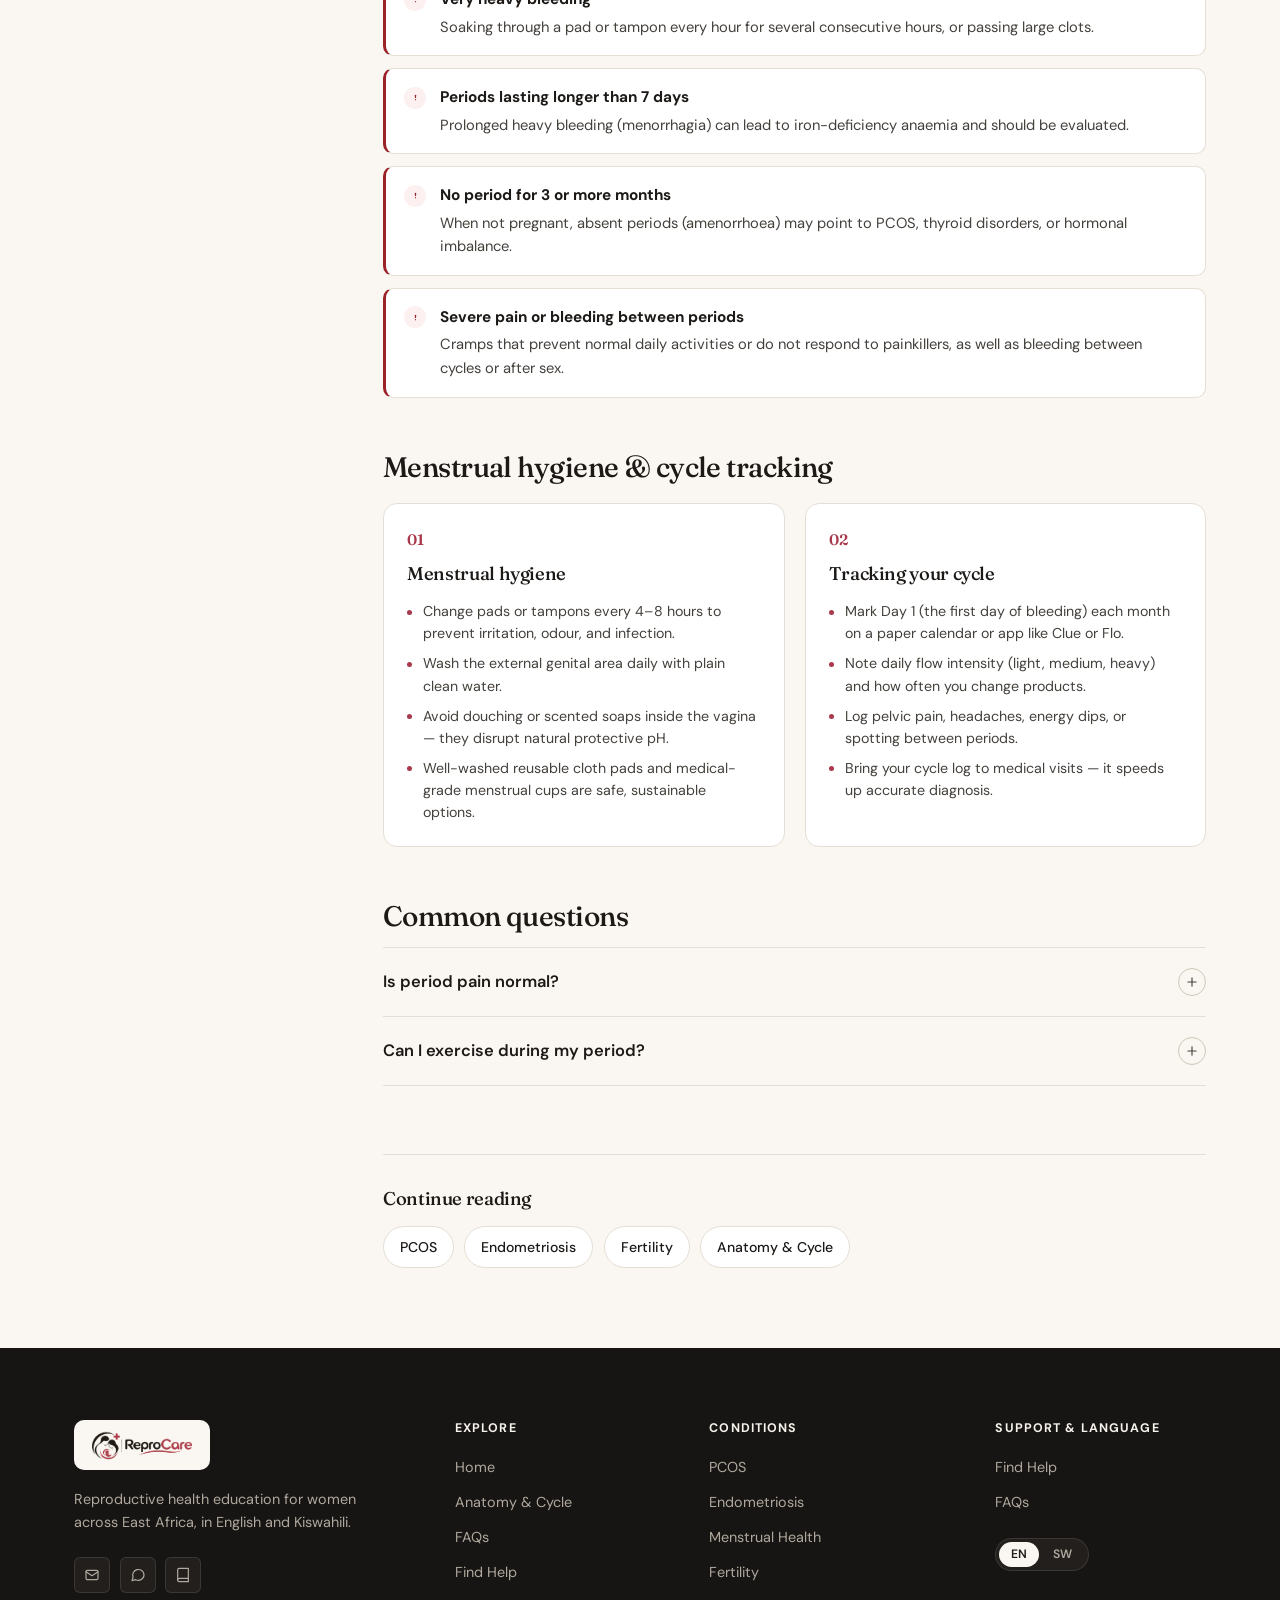
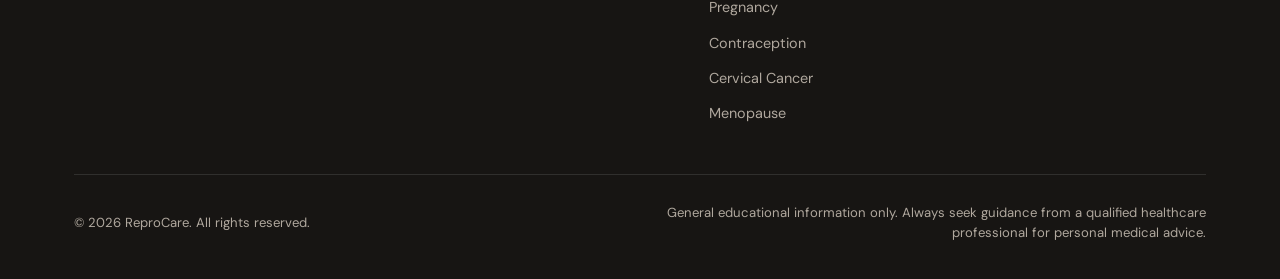
<file: conditions/menstrual-health.html>
<!DOCTYPE html>
<html lang="en">

<head>
  <meta charset="UTF-8" />
  <meta name="viewport" content="width=device-width, initial-scale=1.0" />
  <title>Menstrual Health — ReproCare</title>
  <meta name="description"
    content="Understand normal vs abnormal periods, painful cramps, menstrual hygiene, and cycle tracking in English and Kiswahili." />
  <link rel="icon" type="image/png" href="../assets/images/repro%20lg.png" />
  <link rel="apple-touch-icon" href="../assets/images/repro%20lg.png" />
  <meta property="og:image" content="../assets/images/repro%20lg.png" />
  <link rel="preconnect" href="https://fonts.googleapis.com" />
  <link rel="preconnect" href="https://fonts.gstatic.com" crossorigin />
  <link rel="stylesheet" href="../css/styles.css" />
</head>

<body>
  <a href="#main-content" class="skip-link" data-i18n="skip_link">Skip to main content</a>

  <div class="notice-bar" role="note">
    <div class="container notice-bar-inner">
      <svg viewBox="0 0 24 24" fill="none" stroke="currentColor" stroke-width="1.8" stroke-linecap="round" stroke-linejoin="round" aria-hidden="true">
        <circle cx="12" cy="12" r="10" /><line x1="12" y1="16" x2="12" y2="12" /><line x1="12" y1="8" x2="12.01" y2="8" />
      </svg>
      <p data-i18n="disclaimer_text">ReproCare provides educational health information only and is not a substitute for professional medical advice. Always consult a qualified healthcare provider.</p>
    </div>
  </div>

  <header class="site-header" id="siteHeader">
    <div class="container nav-inner">
      <a href="../index.html" class="brand-link" aria-label="ReproCare Home">
        <img src="../assets/images/repro%20lg.png" alt="ReproCare" class="brand-logo" width="144" height="48" />
      </a>

      <nav aria-label="Main navigation">
        <ul class="nav-menu">
          <li class="nav-item"><a href="../index.html" class="nav-link" data-i18n="nav_home">Home</a></li>
          <li class="nav-item"><a href="../reproductive-system.html" class="nav-link" data-i18n="nav_repro">Anatomy &amp; Cycle</a></li>
          <li class="nav-item has-dropdown">
            <a href="../index.html#conditions" class="nav-link active dropdown-trigger" aria-expanded="false" aria-haspopup="true">
              <span data-i18n="nav_conditions">Conditions</span>
              <svg class="nav-chevron" viewBox="0 0 24 24" fill="none" stroke="currentColor" stroke-width="2" stroke-linecap="round" stroke-linejoin="round" aria-hidden="true">
                <polyline points="6 9 12 15 18 9" />
              </svg>
            </a>
            <div class="nav-dropdown">
              <div class="nav-dropdown-panel">
                <a href="pcos.html" class="dropdown-link"><strong data-i18n="cond_pcos">PCOS</strong><span data-i18n="cond_pcos_short">Hormones, cysts &amp; cycle balance</span></a>
                <a href="endometriosis.html" class="dropdown-link"><strong data-i18n="cond_endo">Endometriosis</strong><span data-i18n="cond_endo_short">Pelvic pain &amp; treatment options</span></a>
                <a href="menstrual-health.html" class="dropdown-link active"><strong data-i18n="cond_menstrual">Menstrual Health</strong><span data-i18n="cond_menstrual_short">Normal periods, care &amp; tracking</span></a>
                <a href="fertility.html" class="dropdown-link"><strong data-i18n="cond_fertility">Fertility</strong><span data-i18n="cond_fertility_short">Ovulation &amp; conception support</span></a>
                <a href="pregnancy.html" class="dropdown-link"><strong data-i18n="cond_pregnancy">Pregnancy</strong><span data-i18n="cond_pregnancy_short">Trimesters &amp; antenatal care</span></a>
                <a href="contraception.html" class="dropdown-link"><strong data-i18n="cond_contraception">Contraception</strong><span data-i18n="cond_contraception_short">Compare family planning methods</span></a>
                <a href="cervical-cancer.html" class="dropdown-link"><strong data-i18n="cond_cervical">Cervical Cancer</strong><span data-i18n="cond_cervical_short">HPV vaccination &amp; screening</span></a>
                <a href="menopause.html" class="dropdown-link"><strong data-i18n="cond_menopause">Menopause</strong><span data-i18n="cond_menopause_short">Perimenopause &amp; midlife health</span></a>
              </div>
            </div>
          </li>
          <li class="nav-item"><a href="../faqs.html" class="nav-link" data-i18n="nav_faqs">FAQs</a></li>
          <li class="nav-item"><a href="../find-help.html" class="nav-link" data-i18n="nav_findhelp">Find Help</a></li>
        </ul>
      </nav>

      <div class="nav-actions">
        <div class="lang-switch" role="group" aria-label="Language selector">
          <button type="button" class="lang-btn active" data-lang="en" aria-pressed="true">EN</button>
          <button type="button" class="lang-btn" data-lang="sw" aria-pressed="false">SW</button>
        </div>
        <button type="button" class="menu-toggle" id="menuToggle" aria-label="Open navigation menu" aria-expanded="false" aria-controls="mobileDrawer">
          <span></span><span></span><span></span>
        </button>
      </div>
    </div>
  </header>

  <div class="mobile-drawer" id="mobileDrawer" aria-hidden="true">
    <nav class="mobile-drawer-panel" aria-label="Mobile navigation">
      <div class="mobile-drawer-brand">
        <a href="../index.html" class="brand-link" aria-label="ReproCare Home">
          <img src="../assets/images/repro%20lg.png" alt="ReproCare" class="brand-logo" width="128" height="43" />
        </a>
      </div>
      <div>
        <div class="mobile-group-label" data-i18n="mobile_menu_main">Navigate</div>
        <div class="mobile-nav-list">
          <a href="../index.html" data-i18n="nav_home">Home</a>
          <a href="../reproductive-system.html" data-i18n="nav_repro">Anatomy &amp; Cycle</a>
          <a href="../faqs.html" data-i18n="nav_faqs">FAQs</a>
          <a href="../find-help.html" data-i18n="nav_findhelp">Find Help</a>
        </div>
      </div>
      <div>
        <div class="mobile-group-label" data-i18n="mobile_menu_conditions">Health Topics</div>
        <div class="mobile-nav-list">
          <a href="pcos.html" data-i18n="cond_pcos">PCOS</a>
          <a href="endometriosis.html" data-i18n="cond_endo">Endometriosis</a>
          <a href="menstrual-health.html" class="active" data-i18n="cond_menstrual">Menstrual Health</a>
          <a href="fertility.html" data-i18n="cond_fertility">Fertility</a>
          <a href="pregnancy.html" data-i18n="cond_pregnancy">Pregnancy</a>
          <a href="contraception.html" data-i18n="cond_contraception">Contraception</a>
          <a href="cervical-cancer.html" data-i18n="cond_cervical">Cervical Cancer</a>
          <a href="menopause.html" data-i18n="cond_menopause">Menopause</a>
        </div>
      </div>
      <div>
        <div class="mobile-group-label" data-i18n="mobile_menu_lang">Language</div>
        <div class="lang-switch" role="group" aria-label="Language selector">
          <button type="button" class="lang-btn active" data-lang="en" aria-pressed="true">EN</button>
          <button type="button" class="lang-btn" data-lang="sw" aria-pressed="false">SW</button>
        </div>
      </div>
    </nav>
  </div>

  <main id="main-content">
    <section class="page-header">
      <div class="container">
        <nav class="breadcrumb" aria-label="Breadcrumb">
          <a href="../index.html" data-i18n="breadcrumb_home">Home</a>
          <span class="breadcrumb-sep" aria-hidden="true">/</span>
          <a href="../index.html#conditions" data-i18n="breadcrumb_conditions">Conditions</a>
          <span class="breadcrumb-sep" aria-hidden="true">/</span>
          <span data-i18n="cond_menstrual">Menstrual Health</span>
        </nav>
        <span class="eyebrow" data-i18n="cat_cycle">Cycle care</span>
        <h1>
          <span class="en-text">Menstrual Health</span>
          <span class="sw-text" style="display:none;">Afya ya Hedhi</span>
        </h1>
        <p class="page-header-lead">
          <span class="en-text">Knowing what a healthy period looks like — and when changes deserve attention — is a vital part of everyday health.</span>
          <span class="sw-text" style="display:none;">Kuelewa mzunguko wa hedhi ulio salama — na wakati mabadiliko yanahitaji uangalizi — ni sehemu muhimu ya afya yako.</span>
        </p>
      </div>
    </section>

    <div class="article-wrap">
      <div class="container article-layout">
        <aside class="article-sidebar" aria-label="Section navigation">
          <div class="toc-box">
            <div class="toc-title" data-i18n="sidebar_toc">On this page</div>
            <ul class="toc-list">
              <li><a href="#normal" class="active"><span class="en-text">What Is Normal</span><span class="sw-text" style="display:none;">Hedhi ya Kawaida</span></a></li>
              <li><a href="#warning"><span class="en-text">When to See a Doctor</span><span class="sw-text" style="display:none;">Ishara za Tahadhari</span></a></li>
              <li><a href="#care"><span class="en-text">Hygiene &amp; Tracking</span><span class="sw-text" style="display:none;">Usafi na Kufuatilia</span></a></li>
              <li><a href="#faqs"><span class="en-text">Common Questions</span><span class="sw-text" style="display:none;">Maswali</span></a></li>
            </ul>
          </div>
          <div class="sidebar-help">
            <h4 data-i18n="sidebar_help_title">Have a health concern?</h4>
            <p data-i18n="sidebar_help_desc">Find clinics, specialist societies, and free health hotlines in Kenya.</p>
            <a href="../find-help.html" class="btn btn-secondary btn-sm" data-i18n="sidebar_help_cta">Find Help</a>
          </div>
        </aside>

        <div class="article-body">
          <section class="article-section" id="normal">
            <h2>
              <span class="en-text">What is a normal period?</span>
              <span class="sw-text" style="display:none;">Hedhi ya kawaida ni nini?</span>
            </h2>
            <p class="en-text">A menstrual cycle is counted from the first day of one period to the first day of the next. Typical adult cycles last 21 to 35 days, and periods usually last 2 to 7 days with an average total blood loss of 30–80 ml.</p>
            <p class="sw-text" style="display:none;">Mzunguko wa hedhi huhesabiwa kutoka siku ya kwanza ya hedhi moja hadi siku ya kwanza ya hedhi inayofuata. Mzunguko wa kawaida ni siku 21 hadi 35, na hedhi hudumu siku 2 hadi 7 kwa kiasi cha damu 30–80 ml.</p>

            <ul class="clinical-list positive">
              <li>
                <span class="list-marker" aria-hidden="true"><svg viewBox="0 0 24 24" fill="none" stroke="currentColor" stroke-width="2.4" stroke-linecap="round" stroke-linejoin="round"><polyline points="20 6 9 17 4 12" /></svg></span>
                <div>
                  <strong class="en-text">Cycle length: 21–35 days</strong>
                  <strong class="sw-text" style="display:none;">Urefu wa mzunguko: siku 21–35</strong>
                  <p class="en-text">Small shifts of a few days between months are common and healthy.</p>
                  <p class="sw-text" style="display:none;">Tofauti ndogo ya siku chache kati ya miezi ni ya kawaida.</p>
                </div>
              </li>
              <li>
                <span class="list-marker" aria-hidden="true"><svg viewBox="0 0 24 24" fill="none" stroke="currentColor" stroke-width="2.4" stroke-linecap="round" stroke-linejoin="round"><polyline points="20 6 9 17 4 12" /></svg></span>
                <div>
                  <strong class="en-text">Bleeding duration: 2–7 days</strong>
                  <strong class="sw-text" style="display:none;">Muda wa hedhi: siku 2–7</strong>
                  <p class="en-text">Flow is often heavier during the first two days before tapering off.</p>
                  <p class="sw-text" style="display:none;">Mtiririko mara nyingi huwa mzito siku mbili za kwanza kisha hupungua.</p>
                </div>
              </li>
              <li>
                <span class="list-marker" aria-hidden="true"><svg viewBox="0 0 24 24" fill="none" stroke="currentColor" stroke-width="2.4" stroke-linecap="round" stroke-linejoin="round"><polyline points="20 6 9 17 4 12" /></svg></span>
                <div>
                  <strong class="en-text">Typical volume: 30–80 ml</strong>
                  <strong class="sw-text" style="display:none;">Kiasi cha damu: 30–80 ml</strong>
                  <p class="en-text">Roughly 4 to 12 fully soaked regular pads or tampons across the entire period.</p>
                  <p class="sw-text" style="display:none;">Takriban pedi au tampon 4 hadi 12 zilizolowea kikamilifu katika kipindi chote cha hedhi.</p>
                </div>
              </li>
              <li>
                <span class="list-marker" aria-hidden="true"><svg viewBox="0 0 24 24" fill="none" stroke="currentColor" stroke-width="2.4" stroke-linecap="round" stroke-linejoin="round"><polyline points="20 6 9 17 4 12" /></svg></span>
                <div>
                  <strong class="en-text">Normal colour range</strong>
                  <strong class="sw-text" style="display:none;">Rangi ya kawaida</strong>
                  <p class="en-text">Bright red, dark red, and brown blood are all normal at different stages of your period.</p>
                  <p class="sw-text" style="display:none;">Nyekundu angavu hadi kahawia giza — zote ni za kawaida katika hatua tofauti za hedhi.</p>
                </div>
              </li>
            </ul>

            <figure class="medical-figure">
              <img src="../assets/images/menstrual_cycle.jpg" alt="Chart illustrating hormonal fluctuations and endometrial lining thickness across a 28-day menstrual cycle" loading="lazy" />
              <figcaption>
                <span class="en-text">Hormone trends (oestrogen, LH, progesterone, FSH) and uterine lining changes across the follicular, ovulatory, and luteal phases.</span>
                <span class="sw-text" style="display:none;">Mabadiliko ya homoni na unene wa ukuta wa kizazi katika mzunguko wa siku 28.</span>
              </figcaption>
            </figure>
          </section>

          <section class="article-section" id="warning">
            <h2>
              <span class="en-text">When to seek medical advice</span>
              <span class="sw-text" style="display:none;">Wakati wa kumuona daktari</span>
            </h2>
            <p class="en-text">Speak with a healthcare provider if you notice any of these signs:</p>
            <p class="sw-text" style="display:none;">Wasiliana na mtaalamu wa afya ukiona mojawapo ya dalili hizi:</p>

            <ul class="clinical-list urgent">
              <li>
                <span class="list-marker" aria-hidden="true"><svg viewBox="0 0 24 24" fill="none" stroke="currentColor" stroke-width="2.2" stroke-linecap="round"><line x1="12" y1="8" x2="12" y2="12" /><line x1="12" y1="16" x2="12.01" y2="16" /></svg></span>
                <div>
                  <strong class="en-text">Very heavy bleeding</strong>
                  <strong class="sw-text" style="display:none;">Kutokwa damu nyingi sana</strong>
                  <p class="en-text">Soaking through a pad or tampon every hour for several consecutive hours, or passing large clots.</p>
                  <p class="sw-text" style="display:none;">Kulowesha pedi au tampon kila saa kwa masaa kadhaa mfululizo.</p>
                </div>
              </li>
              <li>
                <span class="list-marker" aria-hidden="true"><svg viewBox="0 0 24 24" fill="none" stroke="currentColor" stroke-width="2.2" stroke-linecap="round"><line x1="12" y1="8" x2="12" y2="12" /><line x1="12" y1="16" x2="12.01" y2="16" /></svg></span>
                <div>
                  <strong class="en-text">Periods lasting longer than 7 days</strong>
                  <strong class="sw-text" style="display:none;">Hedhi inayodumu zaidi ya siku 7</strong>
                  <p class="en-text">Prolonged heavy bleeding (menorrhagia) can lead to iron-deficiency anaemia and should be evaluated.</p>
                  <p class="sw-text" style="display:none;">Hedhi ndefu kupita kiasi inaweza kusababisha upungufu wa damu na inapaswa kuchunguzwa.</p>
                </div>
              </li>
              <li>
                <span class="list-marker" aria-hidden="true"><svg viewBox="0 0 24 24" fill="none" stroke="currentColor" stroke-width="2.2" stroke-linecap="round"><line x1="12" y1="8" x2="12" y2="12" /><line x1="12" y1="16" x2="12.01" y2="16" /></svg></span>
                <div>
                  <strong class="en-text">No period for 3 or more months</strong>
                  <strong class="sw-text" style="display:none;">Kukosa hedhi kwa miezi 3 au zaidi</strong>
                  <p class="en-text">When not pregnant, absent periods (amenorrhoea) may point to PCOS, thyroid disorders, or hormonal imbalance.</p>
                  <p class="sw-text" style="display:none;">Ikiwa si mjamzito, kukosa hedhi kunaweza kuashiria PCOS, matatizo ya tezi, au mabadiliko ya homoni.</p>
                </div>
              </li>
              <li>
                <span class="list-marker" aria-hidden="true"><svg viewBox="0 0 24 24" fill="none" stroke="currentColor" stroke-width="2.2" stroke-linecap="round"><line x1="12" y1="8" x2="12" y2="12" /><line x1="12" y1="16" x2="12.01" y2="16" /></svg></span>
                <div>
                  <strong class="en-text">Severe pain or bleeding between periods</strong>
                  <strong class="sw-text" style="display:none;">Maumivu makali au kutokwa damu kati ya hedhi</strong>
                  <p class="en-text">Cramps that prevent normal daily activities or do not respond to painkillers, as well as bleeding between cycles or after sex.</p>
                  <p class="sw-text" style="display:none;">Maumivu yanayozuia shughuli za kila siku, au kutokwa damu nje ya siku za hedhi.</p>
                </div>
              </li>
            </ul>
          </section>

          <section class="article-section" id="care">
            <h2>
              <span class="en-text">Menstrual hygiene &amp; cycle tracking</span>
              <span class="sw-text" style="display:none;">Usafi wa hedhi na kufuatilia mzunguko</span>
            </h2>
            <div class="card-grid-2">
              <div class="editorial-card">
                <span class="card-num">01</span>
                <h3><span class="en-text">Menstrual hygiene</span><span class="sw-text" style="display:none;">Usafi wa hedhi</span></h3>
                <ul class="card-bullets">
                  <li><span class="en-text">Change pads or tampons every 4–8 hours to prevent irritation, odour, and infection.</span><span class="sw-text" style="display:none;">Badilisha pedi au tampon kila masaa 4–8 kuzuia maambukizi na harufu.</span></li>
                  <li><span class="en-text">Wash the external genital area daily with plain clean water.</span><span class="sw-text" style="display:none;">Osha eneo la nje la sehemu za siri kila siku kwa maji safi.</span></li>
                  <li><span class="en-text">Avoid douching or scented soaps inside the vagina — they disrupt natural protective pH.</span><span class="sw-text" style="display:none;">Epuka bidhaa zenye harufu ndani ya uke — zinaathiri pH yake ya asili.</span></li>
                  <li><span class="en-text">Well-washed reusable cloth pads and medical-grade menstrual cups are safe, sustainable options.</span><span class="sw-text" style="display:none;">Pedi za nguo safi na vikombe vya hedhi ni chaguzi salama na endelevu.</span></li>
                </ul>
              </div>

              <div class="editorial-card">
                <span class="card-num">02</span>
                <h3><span class="en-text">Tracking your cycle</span><span class="sw-text" style="display:none;">Kufuatilia mzunguko wako</span></h3>
                <ul class="card-bullets">
                  <li><span class="en-text">Mark Day 1 (the first day of bleeding) each month on a paper calendar or app like Clue or Flo.</span><span class="sw-text" style="display:none;">Andika siku ya kwanza ya kila hedhi kwenye kalenda au programu kama Clue au Flo.</span></li>
                  <li><span class="en-text">Note daily flow intensity (light, medium, heavy) and how often you change products.</span><span class="sw-text" style="display:none;">Rekodi uzito wa mtiririko kila siku (mwepesi, wastani, mzito).</span></li>
                  <li><span class="en-text">Log pelvic pain, headaches, energy dips, or spotting between periods.</span><span class="sw-text" style="display:none;">Fuatilia maumivu, mabadiliko ya hisia, au madoa ya damu kati ya hedhi.</span></li>
                  <li><span class="en-text">Bring your cycle log to medical visits — it speeds up accurate diagnosis.</span><span class="sw-text" style="display:none;">Beba rekodi zako unapoenda kliniki — humsaidia daktari wako.</span></li>
                </ul>
              </div>
            </div>
          </section>

          <section class="article-section" id="faqs">
            <h2>
              <span class="en-text">Common questions</span>
              <span class="sw-text" style="display:none;">Maswali ya kawaida</span>
            </h2>
            <div class="accordion">
              <div class="accordion-item">
                <button type="button" class="accordion-trigger" aria-expanded="false">
                  <span class="en-text">Is period pain normal?</span>
                  <span class="sw-text" style="display:none;">Je, maumivu ya hedhi ni ya kawaida?</span>
                  <span class="accordion-icon" aria-hidden="true"><svg viewBox="0 0 24 24" fill="none" stroke="currentColor" stroke-width="2" stroke-linecap="round"><line x1="12" y1="5" x2="12" y2="19" /><line x1="5" y1="12" x2="19" y2="12" /></svg></span>
                </button>
                <div class="accordion-body">
                  <div class="accordion-body-inner">
                    <p class="en-text">Mild cramping is normal as the uterus contracts to shed its lining. Severe pain that stops daily activities is not normal and should be investigated for causes like endometriosis or fibroids.</p>
                    <p class="sw-text" style="display:none;">Maumivu madogo ya tumbo ni ya kawaida kizazi kinapokazana. Hata hivyo, maumivu makali yanayokuzuia shughuli za kila siku si ya kawaida na yanapaswa kuchunguzwa.</p>
                  </div>
                </div>
              </div>
              <div class="accordion-item">
                <button type="button" class="accordion-trigger" aria-expanded="false">
                  <span class="en-text">Can I exercise during my period?</span>
                  <span class="sw-text" style="display:none;">Je, naweza kufanya mazoezi wakati wa hedhi?</span>
                  <span class="accordion-icon" aria-hidden="true"><svg viewBox="0 0 24 24" fill="none" stroke="currentColor" stroke-width="2" stroke-linecap="round"><line x1="12" y1="5" x2="12" y2="19" /><line x1="5" y1="12" x2="19" y2="12" /></svg></span>
                </button>
                <div class="accordion-body">
                  <div class="accordion-body-inner">
                    <p class="en-text">Yes. Light to moderate exercise releases endorphins that can ease cramps and lift mood. Listen to your body and rest on days when fatigue or bleeding feels heavier.</p>
                    <p class="sw-text" style="display:none;">Ndio. Mazoezi mepesi hadi ya wastani husaidia kupunguza maumivu ya tumbo na kuboresha hisia. Sikiliza mwili wako na pumzika unapohitaji.</p>
                  </div>
                </div>
              </div>
            </div>
          </section>

          <div class="related-bar">
            <h3 data-i18n="related_title">Continue reading</h3>
            <div class="related-links">
              <a href="pcos.html" class="related-pill" data-i18n="cond_pcos">PCOS</a>
              <a href="endometriosis.html" class="related-pill" data-i18n="cond_endo">Endometriosis</a>
              <a href="fertility.html" class="related-pill" data-i18n="cond_fertility">Fertility</a>
              <a href="../reproductive-system.html" class="related-pill" data-i18n="nav_repro">Anatomy &amp; Cycle</a>
            </div>
          </div>
        </div>
      </div>
    </div>
  </main>

  <footer class="site-footer" role="contentinfo">
    <div class="container">
      <div class="footer-grid">
        <div class="footer-brand">
          <a href="../index.html" class="brand-link footer-logo-wrap" aria-label="ReproCare Home">
            <img src="../assets/images/repro%20lg.png" alt="ReproCare" class="brand-logo footer-logo" width="144" height="48" />
          </a>
          <p data-i18n="footer_desc">Reproductive health education for women across East Africa, in English and Kiswahili.</p>
          <div class="social-row" aria-label="Social media">
            <a href="../find-help.html#contact" class="social-btn" aria-label="Email ReproCare"><svg viewBox="0 0 24 24" fill="none" stroke="currentColor" stroke-width="1.8" stroke-linecap="round" stroke-linejoin="round"><rect x="3" y="5" width="18" height="14" rx="2" /><polyline points="3 7 12 13 21 7" /></svg></a>
            <a href="../find-help.html#contact" class="social-btn" aria-label="WhatsApp support"><svg viewBox="0 0 24 24" fill="none" stroke="currentColor" stroke-width="1.8" stroke-linecap="round" stroke-linejoin="round"><path d="M21 11.5a8.5 8.5 0 0 1-12.5 7.5L3 20.5l1.6-5.2A8.5 8.5 0 1 1 21 11.5Z" /></svg></a>
            <a href="../find-help.html#references" class="social-btn" aria-label="Clinical references"><svg viewBox="0 0 24 24" fill="none" stroke="currentColor" stroke-width="1.8" stroke-linecap="round" stroke-linejoin="round"><path d="M4 19.5A2.5 2.5 0 0 1 6.5 17H20" /><path d="M6.5 2H20v20H6.5A2.5 2.5 0 0 1 4 19.5v-15A2.5 2.5 0 0 1 6.5 2Z" /></svg></a>
          </div>
        </div>
        <div class="footer-col">
          <h4 data-i18n="footer_explore">Explore</h4>
          <ul>
            <li><a href="../index.html" data-i18n="nav_home">Home</a></li>
            <li><a href="../reproductive-system.html" data-i18n="nav_repro">Anatomy &amp; Cycle</a></li>
            <li><a href="../faqs.html" data-i18n="nav_faqs">FAQs</a></li>
            <li><a href="../find-help.html" data-i18n="nav_findhelp">Find Help</a></li>
          </ul>
        </div>
        <div class="footer-col">
          <h4 data-i18n="footer_conditions">Conditions</h4>
          <ul>
            <li><a href="pcos.html" data-i18n="cond_pcos">PCOS</a></li>
            <li><a href="endometriosis.html" data-i18n="cond_endo">Endometriosis</a></li>
            <li><a href="menstrual-health.html" data-i18n="cond_menstrual">Menstrual Health</a></li>
            <li><a href="fertility.html" data-i18n="cond_fertility">Fertility</a></li>
            <li><a href="pregnancy.html" data-i18n="cond_pregnancy">Pregnancy</a></li>
            <li><a href="contraception.html" data-i18n="cond_contraception">Contraception</a></li>
            <li><a href="cervical-cancer.html" data-i18n="cond_cervical">Cervical Cancer</a></li>
            <li><a href="menopause.html" data-i18n="cond_menopause">Menopause</a></li>
          </ul>
        </div>
        <div class="footer-col">
          <h4 data-i18n="footer_support">Support &amp; Language</h4>
          <ul>
            <li><a href="../find-help.html#emergency" data-i18n="nav_findhelp">Find Help</a></li>
            <li><a href="../faqs.html" data-i18n="nav_faqs">FAQs</a></li>
          </ul>
          <div class="footer-lang">
            <div class="lang-switch" role="group" aria-label="Language selector">
              <button type="button" class="lang-btn active" data-lang="en" aria-pressed="true">EN</button>
              <button type="button" class="lang-btn" data-lang="sw" aria-pressed="false">SW</button>
            </div>
          </div>
        </div>
      </div>
      <div class="footer-bottom">
        <p data-i18n="footer_copy">© 2026 ReproCare. All rights reserved.</p>
        <p class="footer-disclaimer" data-i18n="footer_disclaimer">General educational information only. Always seek guidance from a qualified healthcare professional for personal medical advice.</p>
      </div>
    </div>
  </footer>

  <script src="../js/i18n.js"></script>
  <script src="../js/main.js"></script>
</body>

</html>
</file>
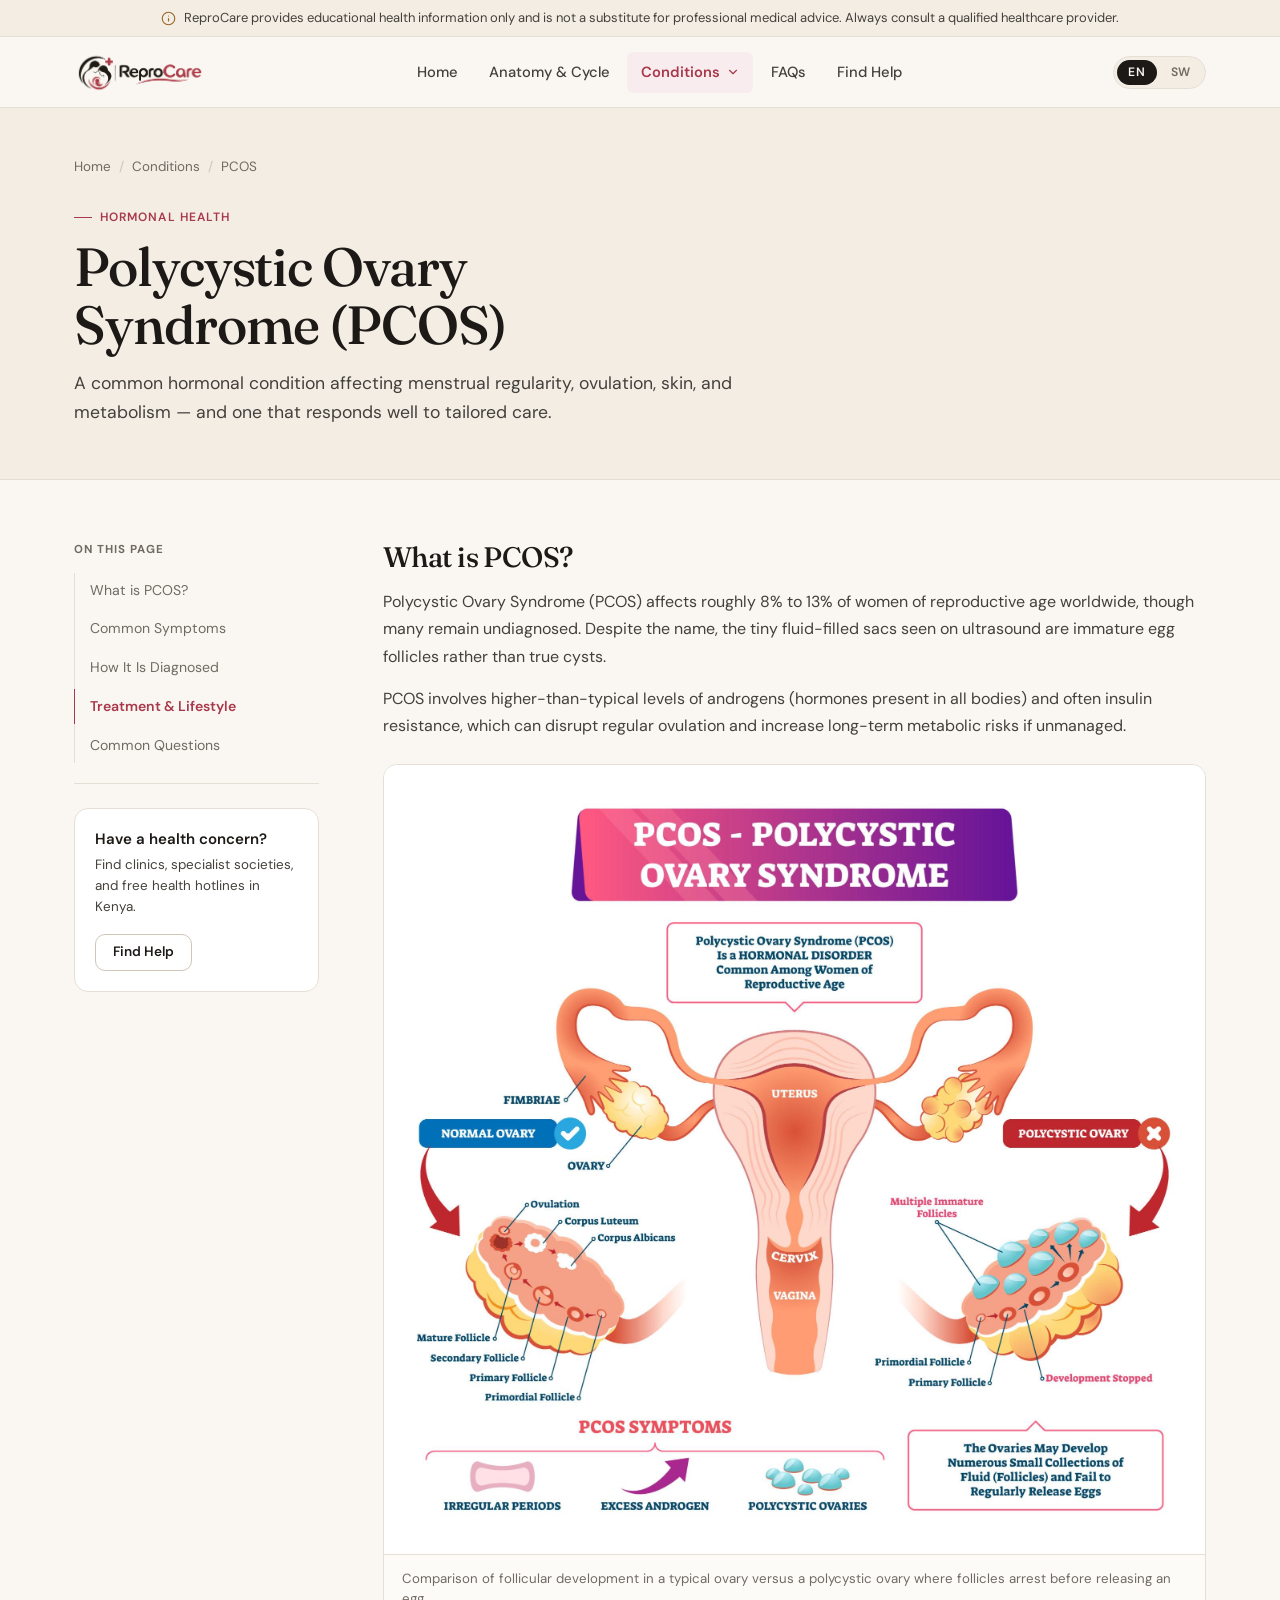
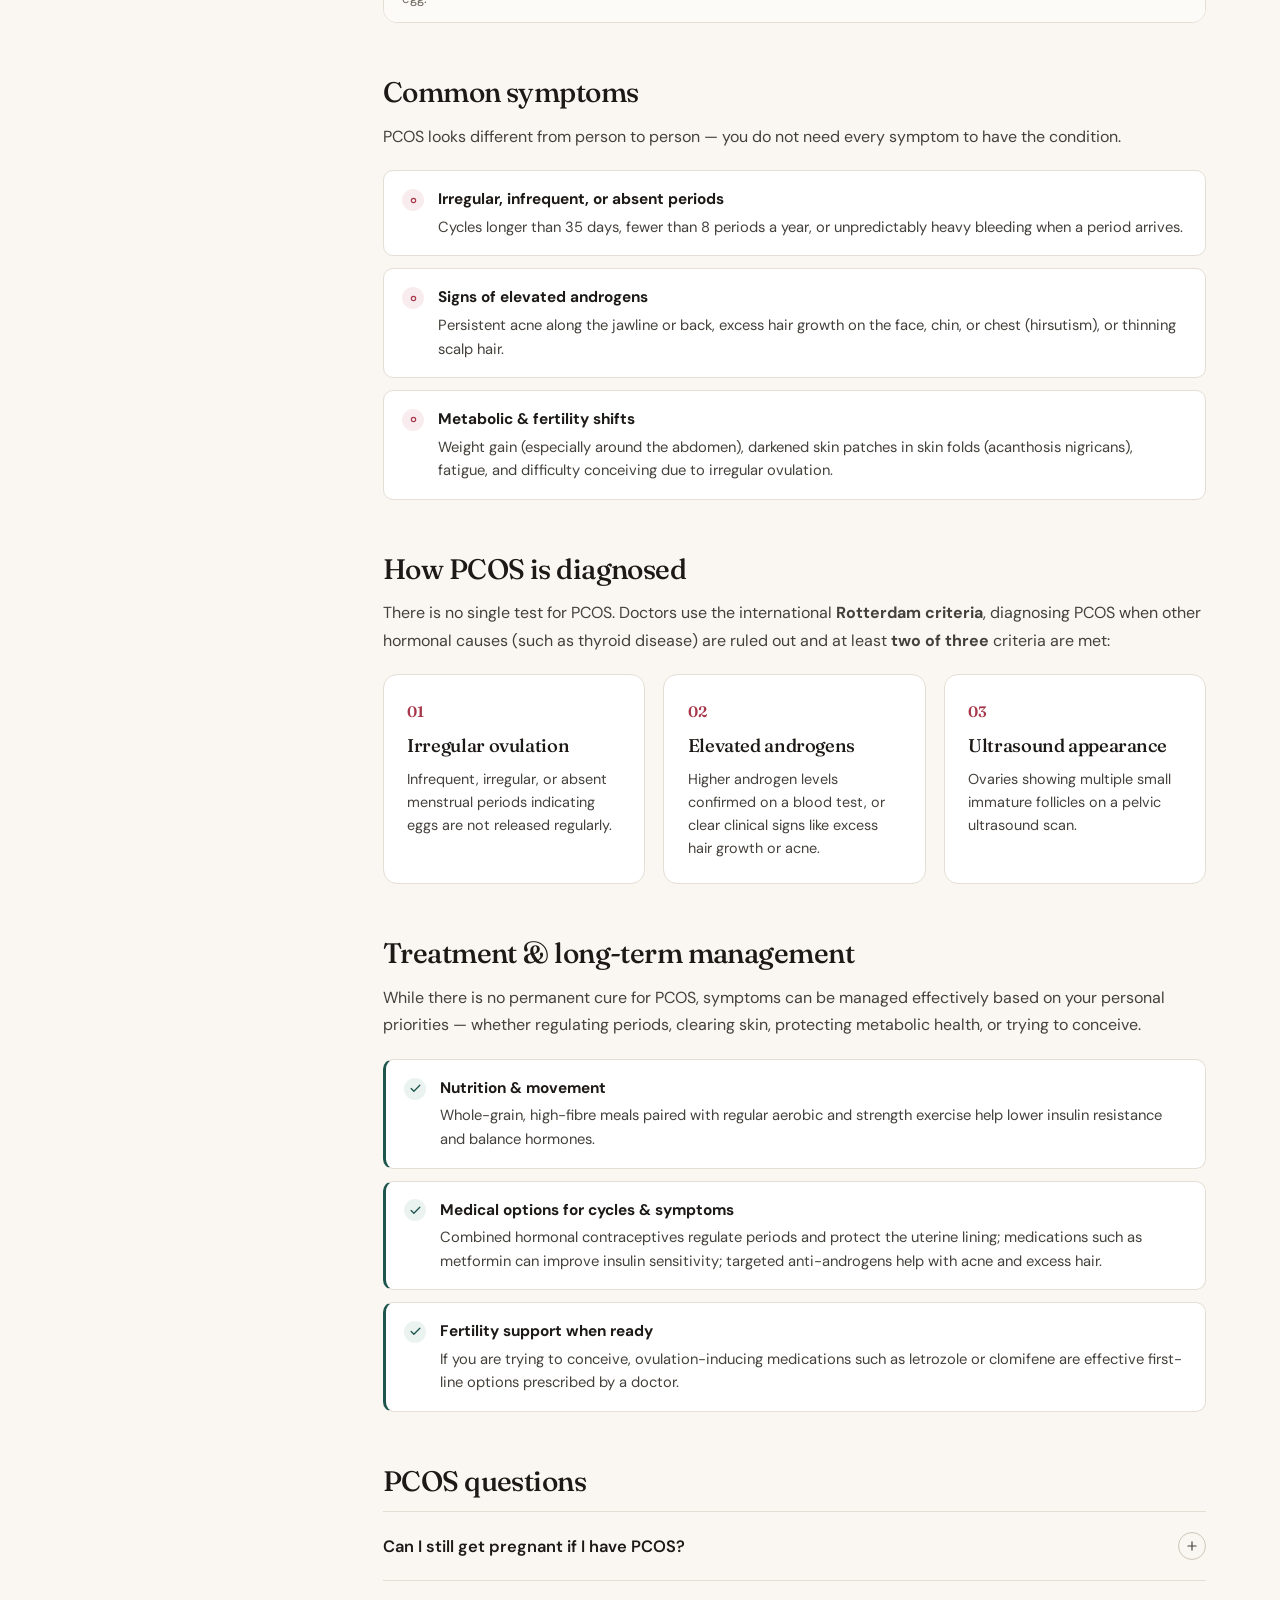
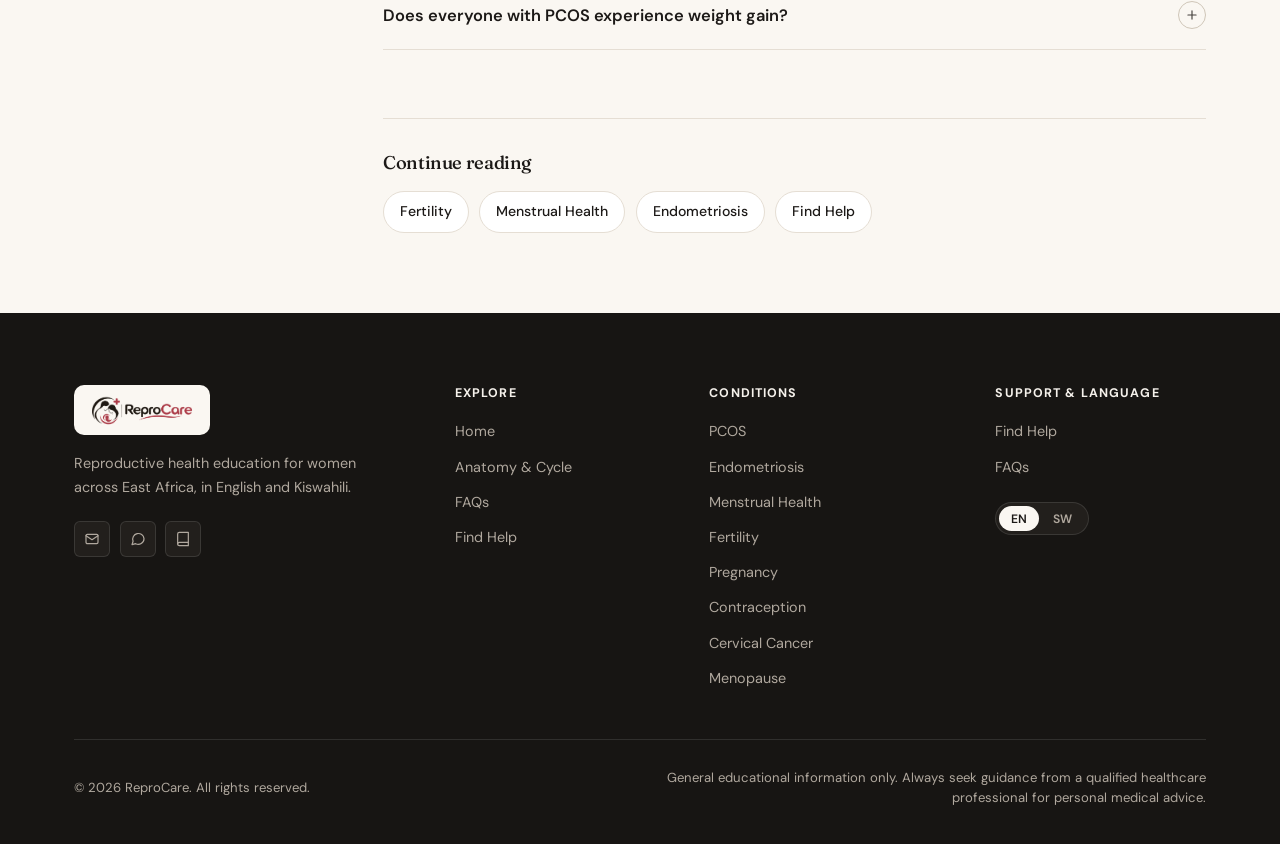
<file: conditions/pcos.html>
<!DOCTYPE html>
<html lang="en">

<head>
  <meta charset="UTF-8" />
  <meta name="viewport" content="width=device-width, initial-scale=1.0" />
  <title>Polycystic Ovary Syndrome (PCOS) — ReproCare</title>
  <meta name="description"
    content="PCOS explained in English and Kiswahili: symptoms, Rotterdam diagnostic criteria, hormonal balance, lifestyle management, and fertility support." />
  <link rel="icon" type="image/png" href="../assets/images/repro%20lg.png" />
  <link rel="apple-touch-icon" href="../assets/images/repro%20lg.png" />
  <meta property="og:image" content="../assets/images/repro%20lg.png" />
  <link rel="preconnect" href="https://fonts.googleapis.com" />
  <link rel="preconnect" href="https://fonts.gstatic.com" crossorigin />
  <link rel="stylesheet" href="../css/styles.css" />
</head>

<body>
  <a href="#main-content" class="skip-link" data-i18n="skip_link">Skip to main content</a>

  <div class="notice-bar" role="note">
    <div class="container notice-bar-inner">
      <svg viewBox="0 0 24 24" fill="none" stroke="currentColor" stroke-width="1.8" stroke-linecap="round" stroke-linejoin="round" aria-hidden="true">
        <circle cx="12" cy="12" r="10" /><line x1="12" y1="16" x2="12" y2="12" /><line x1="12" y1="8" x2="12.01" y2="8" />
      </svg>
      <p data-i18n="disclaimer_text">ReproCare provides educational health information only and is not a substitute for professional medical advice. Always consult a qualified healthcare provider.</p>
    </div>
  </div>

  <header class="site-header" id="siteHeader">
    <div class="container nav-inner">
      <a href="../index.html" class="brand-link" aria-label="ReproCare Home">
        <img src="../assets/images/repro%20lg.png" alt="ReproCare" class="brand-logo" width="144" height="48" />
      </a>

      <nav aria-label="Main navigation">
        <ul class="nav-menu">
          <li class="nav-item"><a href="../index.html" class="nav-link" data-i18n="nav_home">Home</a></li>
          <li class="nav-item"><a href="../reproductive-system.html" class="nav-link" data-i18n="nav_repro">Anatomy &amp; Cycle</a></li>
          <li class="nav-item has-dropdown">
            <a href="../index.html#conditions" class="nav-link active dropdown-trigger" aria-expanded="false" aria-haspopup="true">
              <span data-i18n="nav_conditions">Conditions</span>
              <svg class="nav-chevron" viewBox="0 0 24 24" fill="none" stroke="currentColor" stroke-width="2" stroke-linecap="round" stroke-linejoin="round" aria-hidden="true">
                <polyline points="6 9 12 15 18 9" />
              </svg>
            </a>
            <div class="nav-dropdown">
              <div class="nav-dropdown-panel">
                <a href="pcos.html" class="dropdown-link active"><strong data-i18n="cond_pcos">PCOS</strong><span data-i18n="cond_pcos_short">Hormones, cysts &amp; cycle balance</span></a>
                <a href="endometriosis.html" class="dropdown-link"><strong data-i18n="cond_endo">Endometriosis</strong><span data-i18n="cond_endo_short">Pelvic pain &amp; treatment options</span></a>
                <a href="menstrual-health.html" class="dropdown-link"><strong data-i18n="cond_menstrual">Menstrual Health</strong><span data-i18n="cond_menstrual_short">Normal periods, care &amp; tracking</span></a>
                <a href="fertility.html" class="dropdown-link"><strong data-i18n="cond_fertility">Fertility</strong><span data-i18n="cond_fertility_short">Ovulation &amp; conception support</span></a>
                <a href="pregnancy.html" class="dropdown-link"><strong data-i18n="cond_pregnancy">Pregnancy</strong><span data-i18n="cond_pregnancy_short">Trimesters &amp; antenatal care</span></a>
                <a href="contraception.html" class="dropdown-link"><strong data-i18n="cond_contraception">Contraception</strong><span data-i18n="cond_contraception_short">Compare family planning methods</span></a>
                <a href="cervical-cancer.html" class="dropdown-link"><strong data-i18n="cond_cervical">Cervical Cancer</strong><span data-i18n="cond_cervical_short">HPV vaccination &amp; screening</span></a>
                <a href="menopause.html" class="dropdown-link"><strong data-i18n="cond_menopause">Menopause</strong><span data-i18n="cond_menopause_short">Perimenopause &amp; midlife health</span></a>
              </div>
            </div>
          </li>
          <li class="nav-item"><a href="../faqs.html" class="nav-link" data-i18n="nav_faqs">FAQs</a></li>
          <li class="nav-item"><a href="../find-help.html" class="nav-link" data-i18n="nav_findhelp">Find Help</a></li>
        </ul>
      </nav>

      <div class="nav-actions">
        <div class="lang-switch" role="group" aria-label="Language selector">
          <button type="button" class="lang-btn active" data-lang="en" aria-pressed="true">EN</button>
          <button type="button" class="lang-btn" data-lang="sw" aria-pressed="false">SW</button>
        </div>
        <button type="button" class="menu-toggle" id="menuToggle" aria-label="Open navigation menu" aria-expanded="false" aria-controls="mobileDrawer">
          <span></span><span></span><span></span>
        </button>
      </div>
    </div>
  </header>

  <div class="mobile-drawer" id="mobileDrawer" aria-hidden="true">
    <nav class="mobile-drawer-panel" aria-label="Mobile navigation">
      <div class="mobile-drawer-brand">
        <a href="../index.html" class="brand-link" aria-label="ReproCare Home">
          <img src="../assets/images/repro%20lg.png" alt="ReproCare" class="brand-logo" width="128" height="43" />
        </a>
      </div>
      <div>
        <div class="mobile-group-label" data-i18n="mobile_menu_main">Navigate</div>
        <div class="mobile-nav-list">
          <a href="../index.html" data-i18n="nav_home">Home</a>
          <a href="../reproductive-system.html" data-i18n="nav_repro">Anatomy &amp; Cycle</a>
          <a href="../faqs.html" data-i18n="nav_faqs">FAQs</a>
          <a href="../find-help.html" data-i18n="nav_findhelp">Find Help</a>
        </div>
      </div>
      <div>
        <div class="mobile-group-label" data-i18n="mobile_menu_conditions">Health Topics</div>
        <div class="mobile-nav-list">
          <a href="pcos.html" class="active" data-i18n="cond_pcos">PCOS</a>
          <a href="endometriosis.html" data-i18n="cond_endo">Endometriosis</a>
          <a href="menstrual-health.html" data-i18n="cond_menstrual">Menstrual Health</a>
          <a href="fertility.html" data-i18n="cond_fertility">Fertility</a>
          <a href="pregnancy.html" data-i18n="cond_pregnancy">Pregnancy</a>
          <a href="contraception.html" data-i18n="cond_contraception">Contraception</a>
          <a href="cervical-cancer.html" data-i18n="cond_cervical">Cervical Cancer</a>
          <a href="menopause.html" data-i18n="cond_menopause">Menopause</a>
        </div>
      </div>
      <div>
        <div class="mobile-group-label" data-i18n="mobile_menu_lang">Language</div>
        <div class="lang-switch" role="group" aria-label="Language selector">
          <button type="button" class="lang-btn active" data-lang="en" aria-pressed="true">EN</button>
          <button type="button" class="lang-btn" data-lang="sw" aria-pressed="false">SW</button>
        </div>
      </div>
    </nav>
  </div>

  <main id="main-content">
    <section class="page-header">
      <div class="container">
        <nav class="breadcrumb" aria-label="Breadcrumb">
          <a href="../index.html" data-i18n="breadcrumb_home">Home</a>
          <span class="breadcrumb-sep" aria-hidden="true">/</span>
          <a href="../index.html#conditions" data-i18n="breadcrumb_conditions">Conditions</a>
          <span class="breadcrumb-sep" aria-hidden="true">/</span>
          <span>PCOS</span>
        </nav>
        <span class="eyebrow" data-i18n="cat_hormones">Hormonal health</span>
        <h1>
          <span class="en-text">Polycystic Ovary Syndrome (PCOS)</span>
          <span class="sw-text" style="display:none;">Polycystic Ovary Syndrome (PCOS)</span>
        </h1>
        <p class="page-header-lead">
          <span class="en-text">A common hormonal condition affecting menstrual regularity, ovulation, skin, and metabolism — and one that responds well to tailored care.</span>
          <span class="sw-text" style="display:none;">Hali ya kawaida ya homoni inayoathiri mzunguko wa hedhi, ovulation, ngozi, na kimetaboliki — ambayo inaweza kudhibitiwa vizuri kwa uangalizi sahihi.</span>
        </p>
      </div>
    </section>

    <div class="article-wrap">
      <div class="container article-layout">
        <aside class="article-sidebar" aria-label="Section navigation">
          <div class="toc-box">
            <div class="toc-title" data-i18n="sidebar_toc">On this page</div>
            <ul class="toc-list">
              <li><a href="#overview" class="active"><span class="en-text">What is PCOS?</span><span class="sw-text" style="display:none;">PCOS ni nini?</span></a></li>
              <li><a href="#symptoms"><span class="en-text">Common Symptoms</span><span class="sw-text" style="display:none;">Dalili za Kawaida</span></a></li>
              <li><a href="#diagnosis"><span class="en-text">How It Is Diagnosed</span><span class="sw-text" style="display:none;">Utambuzi</span></a></li>
              <li><a href="#management"><span class="en-text">Treatment &amp; Lifestyle</span><span class="sw-text" style="display:none;">Matibabu na Maisha</span></a></li>
              <li><a href="#faqs"><span class="en-text">Common Questions</span><span class="sw-text" style="display:none;">Maswali</span></a></li>
            </ul>
          </div>
          <div class="sidebar-help">
            <h4 data-i18n="sidebar_help_title">Have a health concern?</h4>
            <p data-i18n="sidebar_help_desc">Find clinics, specialist societies, and free health hotlines in Kenya.</p>
            <a href="../find-help.html" class="btn btn-secondary btn-sm" data-i18n="sidebar_help_cta">Find Help</a>
          </div>
        </aside>

        <div class="article-body">
          <section class="article-section" id="overview">
            <h2>
              <span class="en-text">What is PCOS?</span>
              <span class="sw-text" style="display:none;">PCOS ni nini?</span>
            </h2>
            <p class="en-text">Polycystic Ovary Syndrome (PCOS) affects roughly 8% to 13% of women of reproductive age worldwide, though many remain undiagnosed. Despite the name, the tiny fluid-filled sacs seen on ultrasound are immature egg follicles rather than true cysts.</p>
            <p class="sw-text" style="display:none;">Ugonjwa wa PCOS huathiri takriban 8% hadi 13% ya wanawake wa umri wa kuzaa duniani, ingawa wengi hawajagundulika. Licha ya jina lake, vifuko vidogo vinavyoonekana kwenye ultrasound ni vifuko vya mayai visivyokomaa.</p>
            <p class="en-text">PCOS involves higher-than-typical levels of androgens (hormones present in all bodies) and often insulin resistance, which can disrupt regular ovulation and increase long-term metabolic risks if unmanaged.</p>
            <p class="sw-text" style="display:none;">PCOS huhusisha viwango vya juu zaidi vya homoni za androjeni na mara nyingi upinzani wa insulini, hali inayoweza kuvuruga ovulation ya kawaida na kuathiri afya ya kimetaboliki.</p>

            <figure class="medical-figure">
              <img src="../assets/images/pcos.jpg" alt="Medical diagram comparing a normal ovary with a polycystic ovary showing multiple immature follicles" loading="lazy" />
              <figcaption>
                <span class="en-text">Comparison of follicular development in a typical ovary versus a polycystic ovary where follicles arrest before releasing an egg.</span>
                <span class="sw-text" style="display:none;">Ulinganisho wa ukuaji wa vifuko vya mayai katika ovari ya kawaida dhidi ya ovari yenye PCOS.</span>
              </figcaption>
            </figure>
          </section>

          <section class="article-section" id="symptoms">
            <h2>
              <span class="en-text">Common symptoms</span>
              <span class="sw-text" style="display:none;">Dalili za kawaida</span>
            </h2>
            <p class="en-text">PCOS looks different from person to person — you do not need every symptom to have the condition.</p>
            <p class="sw-text" style="display:none;">PCOS hujitokeza tofauti kwa kila mwanamke — si lazima uwe na dalili zote ili kuwa na hali hii.</p>

            <ul class="clinical-list">
              <li>
                <span class="list-marker" aria-hidden="true"><svg viewBox="0 0 24 24" fill="none" stroke="currentColor" stroke-width="2.2"><circle cx="12" cy="12" r="4" /></svg></span>
                <div>
                  <strong class="en-text">Irregular, infrequent, or absent periods</strong>
                  <strong class="sw-text" style="display:none;">Hedhi zisizo za kawaida au zinazokosekana</strong>
                  <p class="en-text">Cycles longer than 35 days, fewer than 8 periods a year, or unpredictably heavy bleeding when a period arrives.</p>
                  <p class="sw-text" style="display:none;">Mizunguko inayozidi siku 35, kupata hedhi chini ya mara 8 kwa mwaka, au kutokwa damu nyingi bila mpangilio.</p>
                </div>
              </li>
              <li>
                <span class="list-marker" aria-hidden="true"><svg viewBox="0 0 24 24" fill="none" stroke="currentColor" stroke-width="2.2"><circle cx="12" cy="12" r="4" /></svg></span>
                <div>
                  <strong class="en-text">Signs of elevated androgens</strong>
                  <strong class="sw-text" style="display:none;">Dalili za kiwango cha juu cha androjeni</strong>
                  <p class="en-text">Persistent acne along the jawline or back, excess hair growth on the face, chin, or chest (hirsutism), or thinning scalp hair.</p>
                  <p class="sw-text" style="display:none;">Chunusi sugu, kuota kwa nywele nyingi usoni, kidevuni, au kifuani, au kupungua kwa nywele kichwani.</p>
                </div>
              </li>
              <li>
                <span class="list-marker" aria-hidden="true"><svg viewBox="0 0 24 24" fill="none" stroke="currentColor" stroke-width="2.2"><circle cx="12" cy="12" r="4" /></svg></span>
                <div>
                  <strong class="en-text">Metabolic &amp; fertility shifts</strong>
                  <strong class="sw-text" style="display:none;">Mabadiliko ya uzito na uzazi</strong>
                  <p class="en-text">Weight gain (especially around the abdomen), darkened skin patches in skin folds (acanthosis nigricans), fatigue, and difficulty conceiving due to irregular ovulation.</p>
                  <p class="sw-text" style="display:none;">Kuongezeka uzito hasa tumboni, weusi kwenye mikunjo ya ngozi, uchovu, na ugumu wa kupata mimba kutokana na ovulation isiyo ya kawaida.</p>
                </div>
              </li>
            </ul>
          </section>

          <section class="article-section" id="diagnosis">
            <h2>
              <span class="en-text">How PCOS is diagnosed</span>
              <span class="sw-text" style="display:none;">Jinsi PCOS inavyotambuliwa</span>
            </h2>
            <p class="en-text">There is no single test for PCOS. Doctors use the international <strong>Rotterdam criteria</strong>, diagnosing PCOS when other hormonal causes (such as thyroid disease) are ruled out and at least <strong>two of three</strong> criteria are met:</p>
            <p class="sw-text" style="display:none;">Hakuna kipimo kimoja pekee cha PCOS. Madaktari hutumia <strong>vigezo vya Rotterdam</strong> na kuthibitisha PCOS pale sababu nyingine za homoni zinapoondolewa na angalau <strong>vigezo viwili kati ya vitatu</strong> vinapopatikana:</p>

            <div class="card-grid-3">
              <div class="editorial-card">
                <span class="card-num">01</span>
                <h3><span class="en-text">Irregular ovulation</span><span class="sw-text" style="display:none;">Ovulation isiyo ya kawaida</span></h3>
                <p class="en-text">Infrequent, irregular, or absent menstrual periods indicating eggs are not released regularly.</p>
                <p class="sw-text" style="display:none;">Hedhi zisizo za kawaida au kukosa hedhi kuonyesha mayai hayatolewi mara kwa mara.</p>
              </div>
              <div class="editorial-card">
                <span class="card-num">02</span>
                <h3><span class="en-text">Elevated androgens</span><span class="sw-text" style="display:none;">Androjeni nyingi</span></h3>
                <p class="en-text">Higher androgen levels confirmed on a blood test, or clear clinical signs like excess hair growth or acne.</p>
                <p class="sw-text" style="display:none;">Viwango vya juu vya androjeni kwenye kipimo cha damu au dalili kama chunusi na nywele nyingi.</p>
              </div>
              <div class="editorial-card">
                <span class="card-num">03</span>
                <h3><span class="en-text">Ultrasound appearance</span><span class="sw-text" style="display:none;">Matokeo ya ultrasound</span></h3>
                <p class="en-text">Ovaries showing multiple small immature follicles on a pelvic ultrasound scan.</p>
                <p class="sw-text" style="display:none;">Ovari kuonyesha vifuko vingi vidogo vya mayai kwenye uchunguzi wa ultrasound.</p>
              </div>
            </div>
          </section>

          <section class="article-section" id="management">
            <h2>
              <span class="en-text">Treatment &amp; long-term management</span>
              <span class="sw-text" style="display:none;">Matibabu na udhibiti wa muda mrefu</span>
            </h2>
            <p class="en-text">While there is no permanent cure for PCOS, symptoms can be managed effectively based on your personal priorities — whether regulating periods, clearing skin, protecting metabolic health, or trying to conceive.</p>
            <p class="sw-text" style="display:none;">Ingawa hakuna tiba ya kuondoa PCOS kabisa, dalili zinaweza kudhibitiwa kwa ufanisi kulingana na malengo yako — iwe kurekebisha hedhi, ngozi, afya ya sukari, au kupata ujauzito.</p>

            <ul class="clinical-list positive">
              <li>
                <span class="list-marker" aria-hidden="true"><svg viewBox="0 0 24 24" fill="none" stroke="currentColor" stroke-width="2.4" stroke-linecap="round" stroke-linejoin="round"><polyline points="20 6 9 17 4 12" /></svg></span>
                <div>
                  <strong class="en-text">Nutrition &amp; movement</strong>
                  <strong class="sw-text" style="display:none;">Lishe na mazoezi</strong>
                  <p class="en-text">Whole-grain, high-fibre meals paired with regular aerobic and strength exercise help lower insulin resistance and balance hormones.</p>
                  <p class="sw-text" style="display:none;">Vyakula vyenye nyuzinyuzi nyingi na mazoezi ya kawaida husaidia kupunguza upinzani wa insulini na kusawazisha homoni.</p>
                </div>
              </li>
              <li>
                <span class="list-marker" aria-hidden="true"><svg viewBox="0 0 24 24" fill="none" stroke="currentColor" stroke-width="2.4" stroke-linecap="round" stroke-linejoin="round"><polyline points="20 6 9 17 4 12" /></svg></span>
                <div>
                  <strong class="en-text">Medical options for cycles &amp; symptoms</strong>
                  <strong class="sw-text" style="display:none;">Dawa za kudhibiti hedhi na dalili</strong>
                  <p class="en-text">Combined hormonal contraceptives regulate periods and protect the uterine lining; medications such as metformin can improve insulin sensitivity; targeted anti-androgens help with acne and excess hair.</p>
                  <p class="sw-text" style="display:none;">Vidonge vya homoni husaidia kurekebisha hedhi na kulinda ukuta wa kizazi; dawa kama metformin husaidia na insulini.</p>
                </div>
              </li>
              <li>
                <span class="list-marker" aria-hidden="true"><svg viewBox="0 0 24 24" fill="none" stroke="currentColor" stroke-width="2.4" stroke-linecap="round" stroke-linejoin="round"><polyline points="20 6 9 17 4 12" /></svg></span>
                <div>
                  <strong class="en-text">Fertility support when ready</strong>
                  <strong class="sw-text" style="display:none;">Msaada wa uzazi unapokuwa tayari</strong>
                  <p class="en-text">If you are trying to conceive, ovulation-inducing medications such as letrozole or clomifene are effective first-line options prescribed by a doctor.</p>
                  <p class="sw-text" style="display:none;">Unapojaribu kupata mimba, dawa za kuchochea ovulation kama letrozole au clomifene zinaweza kutolewa na daktari.</p>
                </div>
              </li>
            </ul>
          </section>

          <section class="article-section" id="faqs">
            <h2>
              <span class="en-text">PCOS questions</span>
              <span class="sw-text" style="display:none;">Maswali kuhusu PCOS</span>
            </h2>
            <div class="accordion">
              <div class="accordion-item">
                <button type="button" class="accordion-trigger" aria-expanded="false">
                  <span class="en-text">Can I still get pregnant if I have PCOS?</span>
                  <span class="sw-text" style="display:none;">Je, bado naweza kupata mimba nikiwa na PCOS?</span>
                  <span class="accordion-icon" aria-hidden="true"><svg viewBox="0 0 24 24" fill="none" stroke="currentColor" stroke-width="2" stroke-linecap="round"><line x1="12" y1="5" x2="12" y2="19" /><line x1="5" y1="12" x2="19" y2="12" /></svg></span>
                </button>
                <div class="accordion-body">
                  <div class="accordion-body-inner">
                    <p class="en-text">Yes. PCOS is one of the most treatable causes of ovulation-related infertility. Many women with PCOS conceive naturally or with straightforward medical support to trigger ovulation.</p>
                    <p class="sw-text" style="display:none;">Ndio. Wanawake wengi wenye PCOS hupata ujauzito kwa njia ya asili au kwa msaada rahisi wa dawa za kuchochea ovulation kutoka kwa daktari.</p>
                  </div>
                </div>
              </div>
              <div class="accordion-item">
                <button type="button" class="accordion-trigger" aria-expanded="false">
                  <span class="en-text">Does everyone with PCOS experience weight gain?</span>
                  <span class="sw-text" style="display:none;">Je, kila mtu mwenye PCOS huongezeka uzito?</span>
                  <span class="accordion-icon" aria-hidden="true"><svg viewBox="0 0 24 24" fill="none" stroke="currentColor" stroke-width="2" stroke-linecap="round"><line x1="12" y1="5" x2="12" y2="19" /><line x1="5" y1="12" x2="19" y2="12" /></svg></span>
                </button>
                <div class="accordion-body">
                  <div class="accordion-body-inner">
                    <p class="en-text">No. PCOS affects women of all body sizes. For those who do carry excess weight, a modest 5–10% reduction can significantly improve insulin sensitivity and cycle regularity.</p>
                    <p class="sw-text" style="display:none;">Hapana. PCOS inaweza kuwapata wanawake wa maumbo yote. Kwa wenye uzito wa ziada, kupunguza uzito kwa 5–10% husaidia sana kuboresha mzunguko wa hedhi na unyeti wa insulini.</p>
                  </div>
                </div>
              </div>
            </div>
          </section>

          <div class="related-bar">
            <h3 data-i18n="related_title">Continue reading</h3>
            <div class="related-links">
              <a href="fertility.html" class="related-pill" data-i18n="cond_fertility">Fertility</a>
              <a href="menstrual-health.html" class="related-pill" data-i18n="cond_menstrual">Menstrual Health</a>
              <a href="endometriosis.html" class="related-pill" data-i18n="cond_endo">Endometriosis</a>
              <a href="../find-help.html" class="related-pill" data-i18n="nav_findhelp">Find Help</a>
            </div>
          </div>
        </div>
      </div>
    </div>
  </main>

  <footer class="site-footer" role="contentinfo">
    <div class="container">
      <div class="footer-grid">
        <div class="footer-brand">
          <a href="../index.html" class="brand-link footer-logo-wrap" aria-label="ReproCare Home">
            <img src="../assets/images/repro%20lg.png" alt="ReproCare" class="brand-logo footer-logo" width="144" height="48" />
          </a>
          <p data-i18n="footer_desc">Reproductive health education for women across East Africa, in English and Kiswahili.</p>
          <div class="social-row" aria-label="Social media">
            <a href="../find-help.html#contact" class="social-btn" aria-label="Email ReproCare"><svg viewBox="0 0 24 24" fill="none" stroke="currentColor" stroke-width="1.8" stroke-linecap="round" stroke-linejoin="round"><rect x="3" y="5" width="18" height="14" rx="2" /><polyline points="3 7 12 13 21 7" /></svg></a>
            <a href="../find-help.html#contact" class="social-btn" aria-label="WhatsApp support"><svg viewBox="0 0 24 24" fill="none" stroke="currentColor" stroke-width="1.8" stroke-linecap="round" stroke-linejoin="round"><path d="M21 11.5a8.5 8.5 0 0 1-12.5 7.5L3 20.5l1.6-5.2A8.5 8.5 0 1 1 21 11.5Z" /></svg></a>
            <a href="../find-help.html#references" class="social-btn" aria-label="Clinical references"><svg viewBox="0 0 24 24" fill="none" stroke="currentColor" stroke-width="1.8" stroke-linecap="round" stroke-linejoin="round"><path d="M4 19.5A2.5 2.5 0 0 1 6.5 17H20" /><path d="M6.5 2H20v20H6.5A2.5 2.5 0 0 1 4 19.5v-15A2.5 2.5 0 0 1 6.5 2Z" /></svg></a>
          </div>
        </div>
        <div class="footer-col">
          <h4 data-i18n="footer_explore">Explore</h4>
          <ul>
            <li><a href="../index.html" data-i18n="nav_home">Home</a></li>
            <li><a href="../reproductive-system.html" data-i18n="nav_repro">Anatomy &amp; Cycle</a></li>
            <li><a href="../faqs.html" data-i18n="nav_faqs">FAQs</a></li>
            <li><a href="../find-help.html" data-i18n="nav_findhelp">Find Help</a></li>
          </ul>
        </div>
        <div class="footer-col">
          <h4 data-i18n="footer_conditions">Conditions</h4>
          <ul>
            <li><a href="pcos.html" data-i18n="cond_pcos">PCOS</a></li>
            <li><a href="endometriosis.html" data-i18n="cond_endo">Endometriosis</a></li>
            <li><a href="menstrual-health.html" data-i18n="cond_menstrual">Menstrual Health</a></li>
            <li><a href="fertility.html" data-i18n="cond_fertility">Fertility</a></li>
            <li><a href="pregnancy.html" data-i18n="cond_pregnancy">Pregnancy</a></li>
            <li><a href="contraception.html" data-i18n="cond_contraception">Contraception</a></li>
            <li><a href="cervical-cancer.html" data-i18n="cond_cervical">Cervical Cancer</a></li>
            <li><a href="menopause.html" data-i18n="cond_menopause">Menopause</a></li>
          </ul>
        </div>
        <div class="footer-col">
          <h4 data-i18n="footer_support">Support &amp; Language</h4>
          <ul>
            <li><a href="../find-help.html#emergency" data-i18n="nav_findhelp">Find Help</a></li>
            <li><a href="../faqs.html" data-i18n="nav_faqs">FAQs</a></li>
          </ul>
          <div class="footer-lang">
            <div class="lang-switch" role="group" aria-label="Language selector">
              <button type="button" class="lang-btn active" data-lang="en" aria-pressed="true">EN</button>
              <button type="button" class="lang-btn" data-lang="sw" aria-pressed="false">SW</button>
            </div>
          </div>
        </div>
      </div>
      <div class="footer-bottom">
        <p data-i18n="footer_copy">© 2026 ReproCare. All rights reserved.</p>
        <p class="footer-disclaimer" data-i18n="footer_disclaimer">General educational information only. Always seek guidance from a qualified healthcare professional for personal medical advice.</p>
      </div>
    </div>
  </footer>

  <script src="../js/i18n.js"></script>
  <script src="../js/main.js"></script>
</body>

</html>
</file>
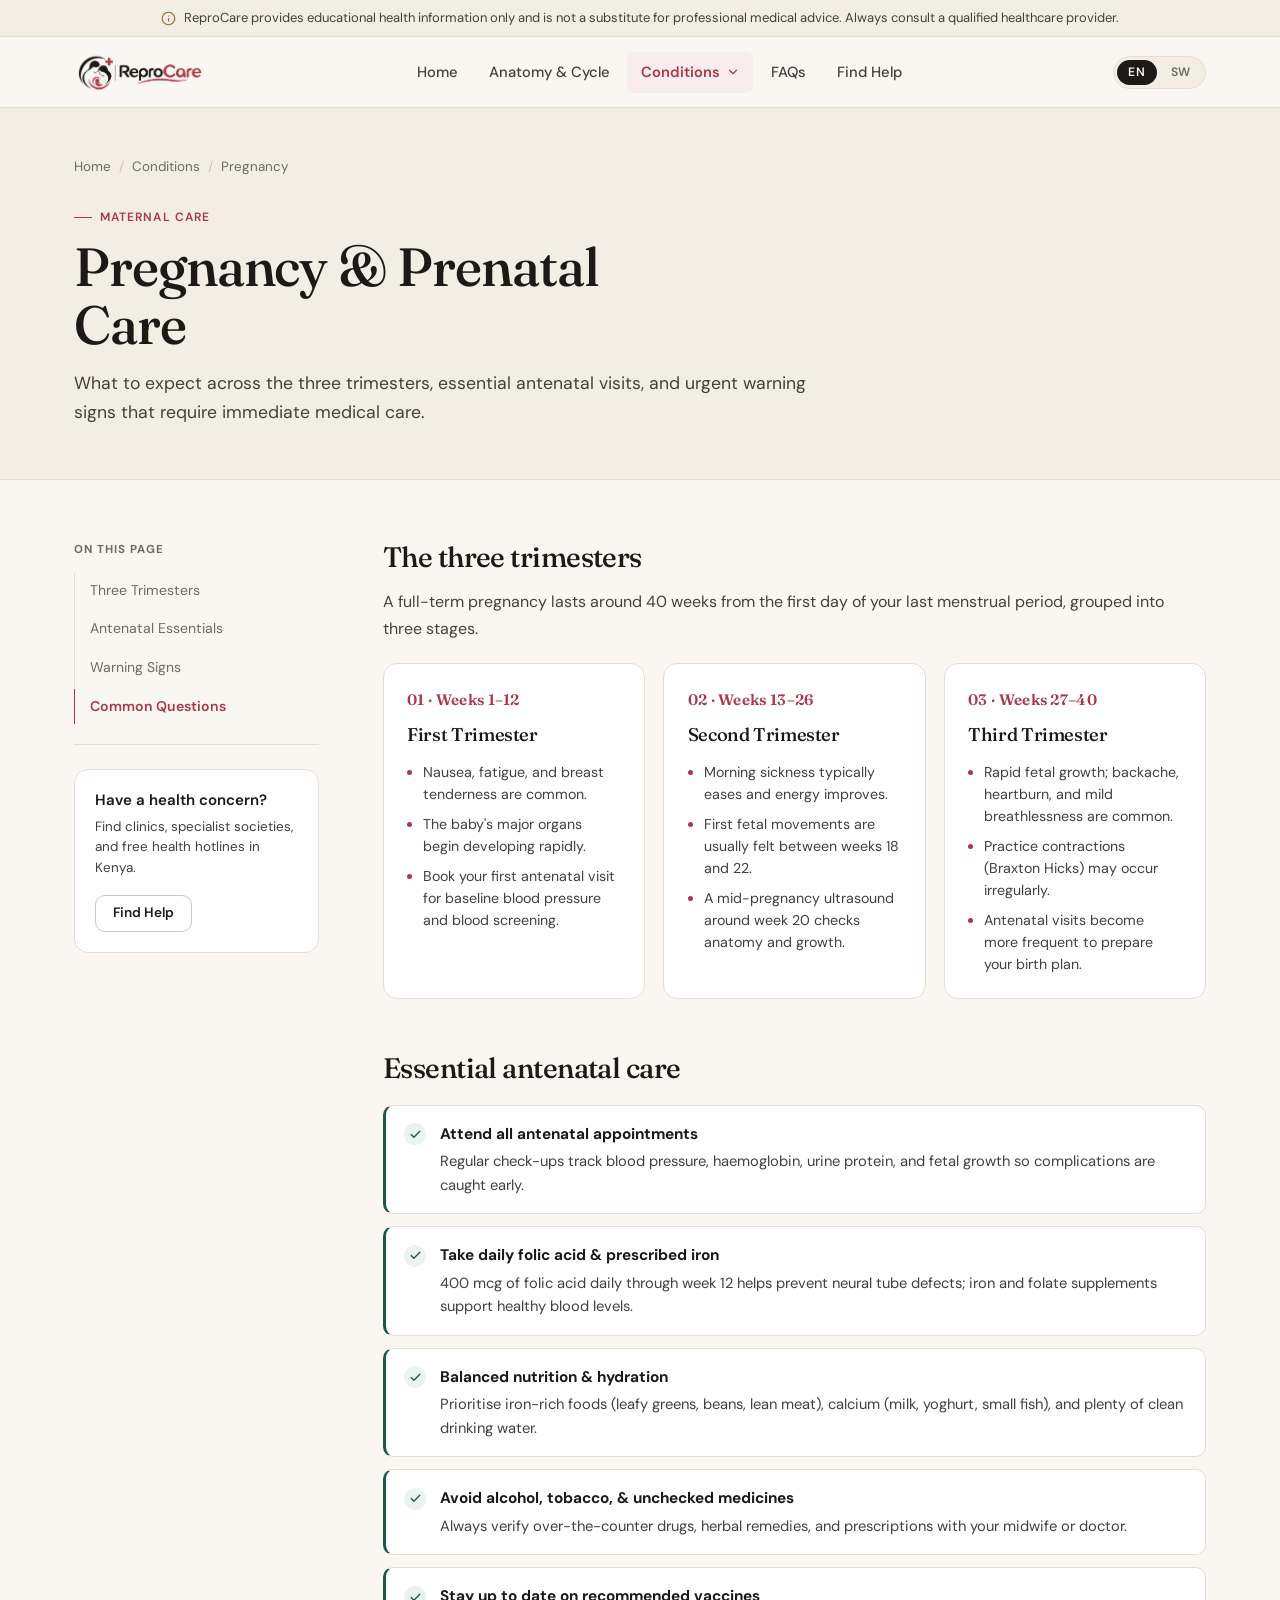
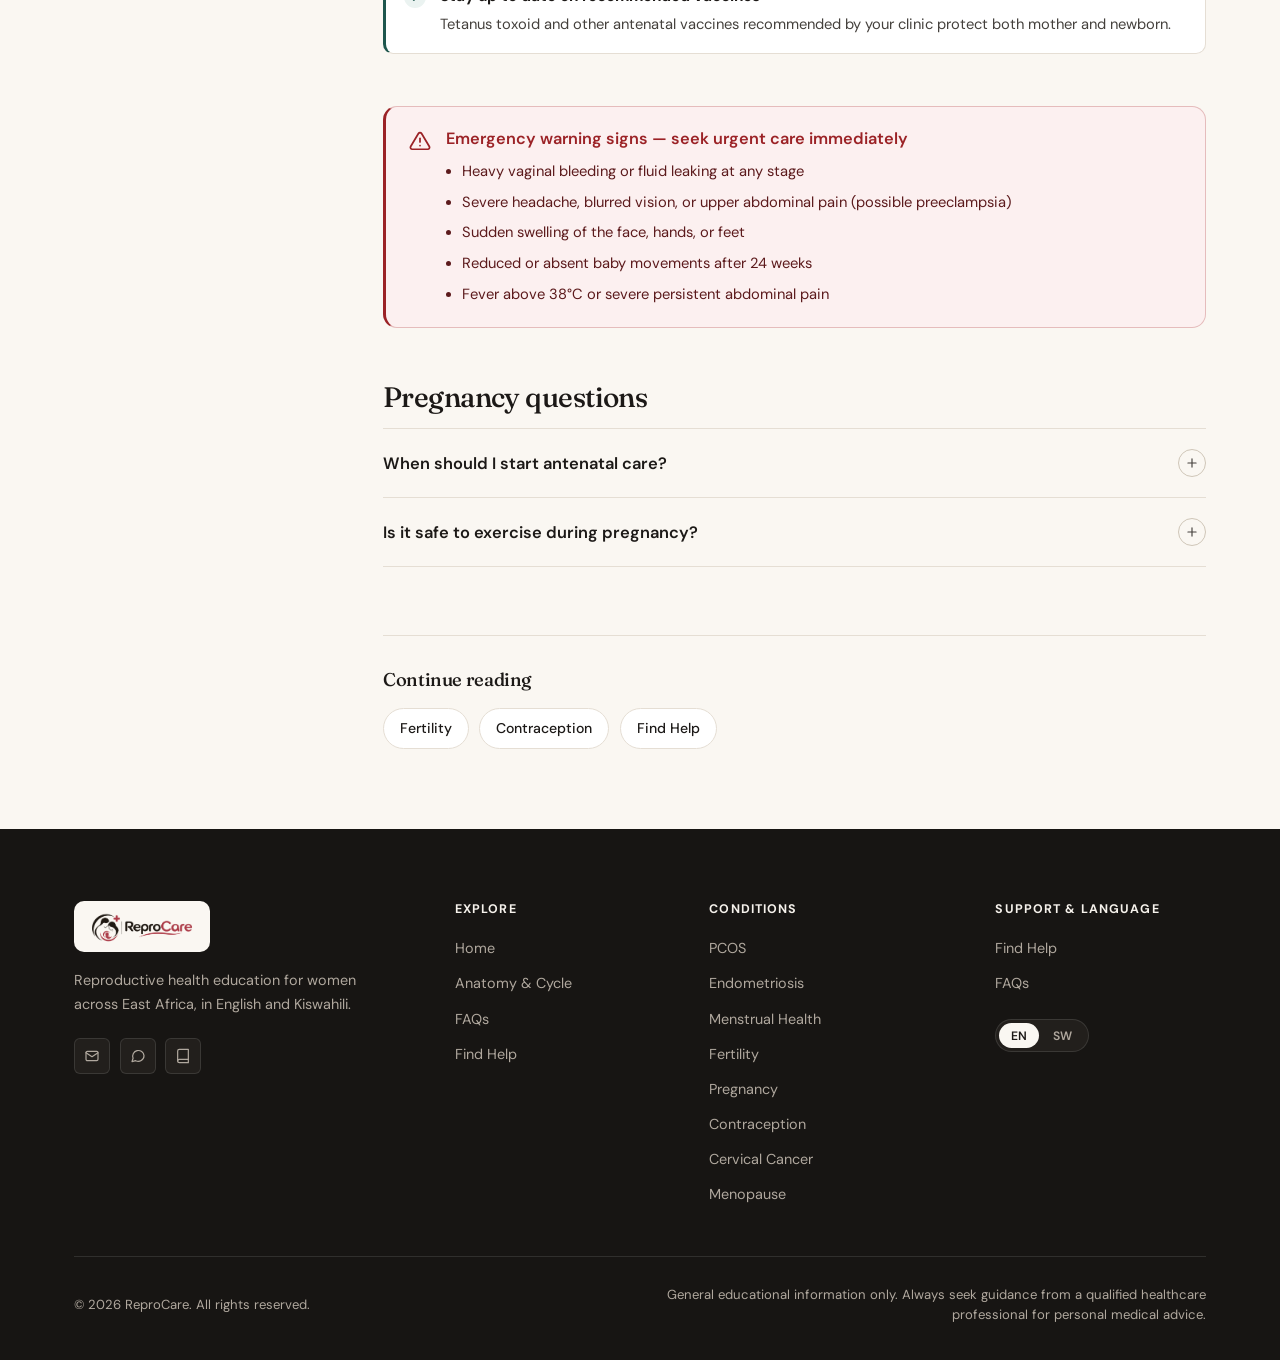
<file: conditions/pregnancy.html>
<!DOCTYPE html>
<html lang="en">

<head>
  <meta charset="UTF-8" />
  <meta name="viewport" content="width=device-width, initial-scale=1.0" />
  <title>Pregnancy &amp; Prenatal Care — ReproCare</title>
  <meta name="description"
    content="Trimester milestones, essential antenatal care, and emergency pregnancy warning signs explained in English and Kiswahili." />
  <link rel="icon" type="image/png" href="../assets/images/repro%20lg.png" />
  <link rel="apple-touch-icon" href="../assets/images/repro%20lg.png" />
  <meta property="og:image" content="../assets/images/repro%20lg.png" />
  <link rel="preconnect" href="https://fonts.googleapis.com" />
  <link rel="preconnect" href="https://fonts.gstatic.com" crossorigin />
  <link rel="stylesheet" href="../css/styles.css" />
</head>

<body>
  <a href="#main-content" class="skip-link" data-i18n="skip_link">Skip to main content</a>

  <div class="notice-bar" role="note">
    <div class="container notice-bar-inner">
      <svg viewBox="0 0 24 24" fill="none" stroke="currentColor" stroke-width="1.8" stroke-linecap="round" stroke-linejoin="round" aria-hidden="true">
        <circle cx="12" cy="12" r="10" /><line x1="12" y1="16" x2="12" y2="12" /><line x1="12" y1="8" x2="12.01" y2="8" />
      </svg>
      <p data-i18n="disclaimer_text">ReproCare provides educational health information only and is not a substitute for professional medical advice. Always consult a qualified healthcare provider.</p>
    </div>
  </div>

  <header class="site-header" id="siteHeader">
    <div class="container nav-inner">
      <a href="../index.html" class="brand-link" aria-label="ReproCare Home">
        <img src="../assets/images/repro%20lg.png" alt="ReproCare" class="brand-logo" width="144" height="48" />
      </a>

      <nav aria-label="Main navigation">
        <ul class="nav-menu">
          <li class="nav-item"><a href="../index.html" class="nav-link" data-i18n="nav_home">Home</a></li>
          <li class="nav-item"><a href="../reproductive-system.html" class="nav-link" data-i18n="nav_repro">Anatomy &amp; Cycle</a></li>
          <li class="nav-item has-dropdown">
            <a href="../index.html#conditions" class="nav-link active dropdown-trigger" aria-expanded="false" aria-haspopup="true">
              <span data-i18n="nav_conditions">Conditions</span>
              <svg class="nav-chevron" viewBox="0 0 24 24" fill="none" stroke="currentColor" stroke-width="2" stroke-linecap="round" stroke-linejoin="round" aria-hidden="true">
                <polyline points="6 9 12 15 18 9" />
              </svg>
            </a>
            <div class="nav-dropdown">
              <div class="nav-dropdown-panel">
                <a href="pcos.html" class="dropdown-link"><strong data-i18n="cond_pcos">PCOS</strong><span data-i18n="cond_pcos_short">Hormones, cysts &amp; cycle balance</span></a>
                <a href="endometriosis.html" class="dropdown-link"><strong data-i18n="cond_endo">Endometriosis</strong><span data-i18n="cond_endo_short">Pelvic pain &amp; treatment options</span></a>
                <a href="menstrual-health.html" class="dropdown-link"><strong data-i18n="cond_menstrual">Menstrual Health</strong><span data-i18n="cond_menstrual_short">Normal periods, care &amp; tracking</span></a>
                <a href="fertility.html" class="dropdown-link"><strong data-i18n="cond_fertility">Fertility</strong><span data-i18n="cond_fertility_short">Ovulation &amp; conception support</span></a>
                <a href="pregnancy.html" class="dropdown-link active"><strong data-i18n="cond_pregnancy">Pregnancy</strong><span data-i18n="cond_pregnancy_short">Trimesters &amp; antenatal care</span></a>
                <a href="contraception.html" class="dropdown-link"><strong data-i18n="cond_contraception">Contraception</strong><span data-i18n="cond_contraception_short">Compare family planning methods</span></a>
                <a href="cervical-cancer.html" class="dropdown-link"><strong data-i18n="cond_cervical">Cervical Cancer</strong><span data-i18n="cond_cervical_short">HPV vaccination &amp; screening</span></a>
                <a href="menopause.html" class="dropdown-link"><strong data-i18n="cond_menopause">Menopause</strong><span data-i18n="cond_menopause_short">Perimenopause &amp; midlife health</span></a>
              </div>
            </div>
          </li>
          <li class="nav-item"><a href="../faqs.html" class="nav-link" data-i18n="nav_faqs">FAQs</a></li>
          <li class="nav-item"><a href="../find-help.html" class="nav-link" data-i18n="nav_findhelp">Find Help</a></li>
        </ul>
      </nav>

      <div class="nav-actions">
        <div class="lang-switch" role="group" aria-label="Language selector">
          <button type="button" class="lang-btn active" data-lang="en" aria-pressed="true">EN</button>
          <button type="button" class="lang-btn" data-lang="sw" aria-pressed="false">SW</button>
        </div>
        <button type="button" class="menu-toggle" id="menuToggle" aria-label="Open navigation menu" aria-expanded="false" aria-controls="mobileDrawer">
          <span></span><span></span><span></span>
        </button>
      </div>
    </div>
  </header>

  <div class="mobile-drawer" id="mobileDrawer" aria-hidden="true">
    <nav class="mobile-drawer-panel" aria-label="Mobile navigation">
      <div class="mobile-drawer-brand">
        <a href="../index.html" class="brand-link" aria-label="ReproCare Home">
          <img src="../assets/images/repro%20lg.png" alt="ReproCare" class="brand-logo" width="128" height="43" />
        </a>
      </div>
      <div>
        <div class="mobile-group-label" data-i18n="mobile_menu_main">Navigate</div>
        <div class="mobile-nav-list">
          <a href="../index.html" data-i18n="nav_home">Home</a>
          <a href="../reproductive-system.html" data-i18n="nav_repro">Anatomy &amp; Cycle</a>
          <a href="../faqs.html" data-i18n="nav_faqs">FAQs</a>
          <a href="../find-help.html" data-i18n="nav_findhelp">Find Help</a>
        </div>
      </div>
      <div>
        <div class="mobile-group-label" data-i18n="mobile_menu_conditions">Health Topics</div>
        <div class="mobile-nav-list">
          <a href="pcos.html" data-i18n="cond_pcos">PCOS</a>
          <a href="endometriosis.html" data-i18n="cond_endo">Endometriosis</a>
          <a href="menstrual-health.html" data-i18n="cond_menstrual">Menstrual Health</a>
          <a href="fertility.html" data-i18n="cond_fertility">Fertility</a>
          <a href="pregnancy.html" class="active" data-i18n="cond_pregnancy">Pregnancy</a>
          <a href="contraception.html" data-i18n="cond_contraception">Contraception</a>
          <a href="cervical-cancer.html" data-i18n="cond_cervical">Cervical Cancer</a>
          <a href="menopause.html" data-i18n="cond_menopause">Menopause</a>
        </div>
      </div>
      <div>
        <div class="mobile-group-label" data-i18n="mobile_menu_lang">Language</div>
        <div class="lang-switch" role="group" aria-label="Language selector">
          <button type="button" class="lang-btn active" data-lang="en" aria-pressed="true">EN</button>
          <button type="button" class="lang-btn" data-lang="sw" aria-pressed="false">SW</button>
        </div>
      </div>
    </nav>
  </div>

  <main id="main-content">
    <section class="page-header">
      <div class="container">
        <nav class="breadcrumb" aria-label="Breadcrumb">
          <a href="../index.html" data-i18n="breadcrumb_home">Home</a>
          <span class="breadcrumb-sep" aria-hidden="true">/</span>
          <a href="../index.html#conditions" data-i18n="breadcrumb_conditions">Conditions</a>
          <span class="breadcrumb-sep" aria-hidden="true">/</span>
          <span data-i18n="cond_pregnancy">Pregnancy</span>
        </nav>
        <span class="eyebrow" data-i18n="cat_maternal">Maternal care</span>
        <h1>
          <span class="en-text">Pregnancy &amp; Prenatal Care</span>
          <span class="sw-text" style="display:none;">Ujauzito na Huduma ya Kabla ya Kuzaa</span>
        </h1>
        <p class="page-header-lead">
          <span class="en-text">What to expect across the three trimesters, essential antenatal visits, and urgent warning signs that require immediate medical care.</span>
          <span class="sw-text" style="display:none;">Matarajio katika trimesta zote tatu, huduma muhimu za kliniki ya ujauzito, na ishara za dharura za kuchukua hatua mara moja.</span>
        </p>
      </div>
    </section>

    <div class="article-wrap">
      <div class="container article-layout">
        <aside class="article-sidebar" aria-label="Section navigation">
          <div class="toc-box">
            <div class="toc-title" data-i18n="sidebar_toc">On this page</div>
            <ul class="toc-list">
              <li><a href="#trimesters" class="active"><span class="en-text">Three Trimesters</span><span class="sw-text" style="display:none;">Trimesta Tatu</span></a></li>
              <li><a href="#antenatal"><span class="en-text">Antenatal Essentials</span><span class="sw-text" style="display:none;">Huduma Muhimu</span></a></li>
              <li><a href="#emergency"><span class="en-text">Warning Signs</span><span class="sw-text" style="display:none;">Ishara za Dharura</span></a></li>
              <li><a href="#faqs"><span class="en-text">Common Questions</span><span class="sw-text" style="display:none;">Maswali</span></a></li>
            </ul>
          </div>
          <div class="sidebar-help">
            <h4 data-i18n="sidebar_help_title">Have a health concern?</h4>
            <p data-i18n="sidebar_help_desc">Find clinics, specialist societies, and free health hotlines in Kenya.</p>
            <a href="../find-help.html" class="btn btn-secondary btn-sm" data-i18n="sidebar_help_cta">Find Help</a>
          </div>
        </aside>

        <div class="article-body">
          <section class="article-section" id="trimesters">
            <h2>
              <span class="en-text">The three trimesters</span>
              <span class="sw-text" style="display:none;">Trimesta tatu za ujauzito</span>
            </h2>
            <p class="en-text">A full-term pregnancy lasts around 40 weeks from the first day of your last menstrual period, grouped into three stages.</p>
            <p class="sw-text" style="display:none;">Ujauzito kamili hudumu takriban wiki 40 kuanzia siku ya kwanza ya hedhi yako ya mwisho, ukigawanywa katika hatua tatu.</p>

            <div class="card-grid-3">
              <div class="editorial-card">
                <span class="card-num">01 · <span class="en-text">Weeks 1–12</span><span class="sw-text" style="display:none;">Wiki 1–12</span></span>
                <h3><span class="en-text">First Trimester</span><span class="sw-text" style="display:none;">Trimesta ya Kwanza</span></h3>
                <ul class="card-bullets">
                  <li><span class="en-text">Nausea, fatigue, and breast tenderness are common.</span><span class="sw-text" style="display:none;">Kichefuchefu, uchovu, na maumivu ya matiti ni ya kawaida.</span></li>
                  <li><span class="en-text">The baby's major organs begin developing rapidly.</span><span class="sw-text" style="display:none;">Viungo vikuu vya mtoto vinaanza kuundwa.</span></li>
                  <li><span class="en-text">Book your first antenatal visit for baseline blood pressure and blood screening.</span><span class="sw-text" style="display:none;">Hudhuria kliniki ya kwanza kupima shinikizo la damu na vipimo vya damu.</span></li>
                </ul>
              </div>

              <div class="editorial-card">
                <span class="card-num">02 · <span class="en-text">Weeks 13–26</span><span class="sw-text" style="display:none;">Wiki 13–26</span></span>
                <h3><span class="en-text">Second Trimester</span><span class="sw-text" style="display:none;">Trimesta ya Pili</span></h3>
                <ul class="card-bullets">
                  <li><span class="en-text">Morning sickness typically eases and energy improves.</span><span class="sw-text" style="display:none;">Kichefuchefu mara nyingi hupungua na nguvu hurejea.</span></li>
                  <li><span class="en-text">First fetal movements are usually felt between weeks 18 and 22.</span><span class="sw-text" style="display:none;">Harakati za kwanza za mtoto huhisiwa kati ya wiki 18 na 22.</span></li>
                  <li><span class="en-text">A mid-pregnancy ultrasound around week 20 checks anatomy and growth.</span><span class="sw-text" style="display:none;">Ultrasound ya wiki ya 20 hukagua ukuaji wa mtoto.</span></li>
                </ul>
              </div>

              <div class="editorial-card">
                <span class="card-num">03 · <span class="en-text">Weeks 27–40</span><span class="sw-text" style="display:none;">Wiki 27–40</span></span>
                <h3><span class="en-text">Third Trimester</span><span class="sw-text" style="display:none;">Trimesta ya Tatu</span></h3>
                <ul class="card-bullets">
                  <li><span class="en-text">Rapid fetal growth; backache, heartburn, and mild breathlessness are common.</span><span class="sw-text" style="display:none;">Mtoto hukua haraka; maumivu ya mgongo na uchovu huongezeka.</span></li>
                  <li><span class="en-text">Practice contractions (Braxton Hicks) may occur irregularly.</span><span class="sw-text" style="display:none;">Mikazo ya mazoezi (Braxton Hicks) inaweza kutokea mara kwa mara.</span></li>
                  <li><span class="en-text">Antenatal visits become more frequent to prepare your birth plan.</span><span class="sw-text" style="display:none;">Ziara za kliniki huongezeka ili kuandaa mpango wa kujifungua.</span></li>
                </ul>
              </div>
            </div>
          </section>

          <section class="article-section" id="antenatal">
            <h2>
              <span class="en-text">Essential antenatal care</span>
              <span class="sw-text" style="display:none;">Huduma muhimu ya kabla ya kujifungua</span>
            </h2>
            <ul class="clinical-list positive">
              <li>
                <span class="list-marker" aria-hidden="true"><svg viewBox="0 0 24 24" fill="none" stroke="currentColor" stroke-width="2.4" stroke-linecap="round" stroke-linejoin="round"><polyline points="20 6 9 17 4 12" /></svg></span>
                <div>
                  <strong class="en-text">Attend all antenatal appointments</strong>
                  <strong class="sw-text" style="display:none;">Hudhuria kliniki zote za ujauzito</strong>
                  <p class="en-text">Regular check-ups track blood pressure, haemoglobin, urine protein, and fetal growth so complications are caught early.</p>
                  <p class="sw-text" style="display:none;">Uchunguzi wa mara kwa mara hufuatilia shinikizo la damu, kiwango cha damu, na ukuaji wa mtoto.</p>
                </div>
              </li>
              <li>
                <span class="list-marker" aria-hidden="true"><svg viewBox="0 0 24 24" fill="none" stroke="currentColor" stroke-width="2.4" stroke-linecap="round" stroke-linejoin="round"><polyline points="20 6 9 17 4 12" /></svg></span>
                <div>
                  <strong class="en-text">Take daily folic acid &amp; prescribed iron</strong>
                  <strong class="sw-text" style="display:none;">Tumia asidi ya folic na madini ya chuma</strong>
                  <p class="en-text">400 mcg of folic acid daily through week 12 helps prevent neural tube defects; iron and folate supplements support healthy blood levels.</p>
                  <p class="sw-text" style="display:none;">400 mcg ya asidi ya folic kila siku katika wiki 12 za kwanza huzuia kasoro za mfumo wa neva.</p>
                </div>
              </li>
              <li>
                <span class="list-marker" aria-hidden="true"><svg viewBox="0 0 24 24" fill="none" stroke="currentColor" stroke-width="2.4" stroke-linecap="round" stroke-linejoin="round"><polyline points="20 6 9 17 4 12" /></svg></span>
                <div>
                  <strong class="en-text">Balanced nutrition &amp; hydration</strong>
                  <strong class="sw-text" style="display:none;">Lishe bora na maji ya kutosha</strong>
                  <p class="en-text">Prioritise iron-rich foods (leafy greens, beans, lean meat), calcium (milk, yoghurt, small fish), and plenty of clean drinking water.</p>
                  <p class="sw-text" style="display:none;">Kula vyakula vyenye madini ya chuma (mboga za majani, maharagwe, nyama), kalsiamu, na kunywa maji safi ya kutosha.</p>
                </div>
              </li>
              <li>
                <span class="list-marker" aria-hidden="true"><svg viewBox="0 0 24 24" fill="none" stroke="currentColor" stroke-width="2.4" stroke-linecap="round" stroke-linejoin="round"><polyline points="20 6 9 17 4 12" /></svg></span>
                <div>
                  <strong class="en-text">Avoid alcohol, tobacco, &amp; unchecked medicines</strong>
                  <strong class="sw-text" style="display:none;">Epuka pombe, sigara na dawa bila ushauri</strong>
                  <p class="en-text">Always verify over-the-counter drugs, herbal remedies, and prescriptions with your midwife or doctor.</p>
                  <p class="sw-text" style="display:none;">Daima thibitisha usalama wa dawa zozote na daktari au mkunga wako.</p>
                </div>
              </li>
              <li>
                <span class="list-marker" aria-hidden="true"><svg viewBox="0 0 24 24" fill="none" stroke="currentColor" stroke-width="2.4" stroke-linecap="round" stroke-linejoin="round"><polyline points="20 6 9 17 4 12" /></svg></span>
                <div>
                  <strong class="en-text">Stay up to date on recommended vaccines</strong>
                  <strong class="sw-text" style="display:none;">Pata chanjo zinazopendekezwa</strong>
                  <p class="en-text">Tetanus toxoid and other antenatal vaccines recommended by your clinic protect both mother and newborn.</p>
                  <p class="sw-text" style="display:none;">Chanjo ya pepopunda na chanjo nyingine za kliniki hulinda mama na mtoto mchanga.</p>
                </div>
              </li>
            </ul>
          </section>

          <section class="article-section" id="emergency">
            <div class="callout callout-urgent" style="margin-top:0;">
              <svg class="callout-icon" viewBox="0 0 24 24" fill="none" stroke="currentColor" stroke-width="1.9" stroke-linecap="round" stroke-linejoin="round" aria-hidden="true">
                <path d="M10.29 3.86L1.82 18a2 2 0 0 0 1.71 3h16.94a2 2 0 0 0 1.71-3L13.71 3.86a2 2 0 0 0-3.42 0Z" />
                <line x1="12" y1="9" x2="12" y2="13" /><line x1="12" y1="17" x2="12.01" y2="17" />
              </svg>
              <div>
                <h4>
                  <span class="en-text">Emergency warning signs — seek urgent care immediately</span>
                  <span class="sw-text" style="display:none;">Ishara za dharura — tafuta huduma ya haraka mara moja</span>
                </h4>
                <ul>
                  <li><span class="en-text">Heavy vaginal bleeding or fluid leaking at any stage</span><span class="sw-text" style="display:none;">Kutokwa damu nyingi au maji ukeni katika hatua yoyote</span></li>
                  <li><span class="en-text">Severe headache, blurred vision, or upper abdominal pain (possible preeclampsia)</span><span class="sw-text" style="display:none;">Maumivu makali ya kichwa, ukungu wa macho, au maumivu ya tumbo la juu (preeclampsia)</span></li>
                  <li><span class="en-text">Sudden swelling of the face, hands, or feet</span><span class="sw-text" style="display:none;">Uvimbe wa ghafla usoni, mikononi, au miguuni</span></li>
                  <li><span class="en-text">Reduced or absent baby movements after 24 weeks</span><span class="sw-text" style="display:none;">Kupungua au kutokuwepo kwa harakati za mtoto baada ya wiki 24</span></li>
                  <li><span class="en-text">Fever above 38°C or severe persistent abdominal pain</span><span class="sw-text" style="display:none;">Homa zaidi ya 38°C au maumivu makali ya tumbo</span></li>
                </ul>
              </div>
            </div>
          </section>

          <section class="article-section" id="faqs">
            <h2>
              <span class="en-text">Pregnancy questions</span>
              <span class="sw-text" style="display:none;">Maswali kuhusu ujauzito</span>
            </h2>
            <div class="accordion">
              <div class="accordion-item">
                <button type="button" class="accordion-trigger" aria-expanded="false">
                  <span class="en-text">When should I start antenatal care?</span>
                  <span class="sw-text" style="display:none;">Nianze lini kliniki ya ujauzito?</span>
                  <span class="accordion-icon" aria-hidden="true"><svg viewBox="0 0 24 24" fill="none" stroke="currentColor" stroke-width="2" stroke-linecap="round"><line x1="12" y1="5" x2="12" y2="19" /><line x1="5" y1="12" x2="19" y2="12" /></svg></span>
                </button>
                <div class="accordion-body">
                  <div class="accordion-body-inner">
                    <p class="en-text">As soon as you confirm pregnancy, ideally before 10–12 weeks. Starting early lets your provider establish accurate dating and screen for anaemia, infections, and blood pressure risks.</p>
                    <p class="sw-text" style="display:none;">Mara tu unapothibitisha ujauzito, hasa kabla ya wiki 10–12. Kuanza mapema husaidia kugundua hatari zozote za kiafya na kukupangia uangalizi bora.</p>
                  </div>
                </div>
              </div>
              <div class="accordion-item">
                <button type="button" class="accordion-trigger" aria-expanded="false">
                  <span class="en-text">Is it safe to exercise during pregnancy?</span>
                  <span class="sw-text" style="display:none;">Je, ni salama kufanya mazoezi wakati wa ujauzito?</span>
                  <span class="accordion-icon" aria-hidden="true"><svg viewBox="0 0 24 24" fill="none" stroke="currentColor" stroke-width="2" stroke-linecap="round"><line x1="12" y1="5" x2="12" y2="19" /><line x1="5" y1="12" x2="19" y2="12" /></svg></span>
                </button>
                <div class="accordion-body">
                  <div class="accordion-body-inner">
                    <p class="en-text">Yes, moderate activity such as walking, swimming, or prenatal stretching is beneficial in most pregnancies. Avoid contact sports or high-fall activities and confirm with your midwife or doctor.</p>
                    <p class="sw-text" style="display:none;">Ndio, mazoezi ya wastani kama kutembea au kuogelea yanasaidia katika ujauzito mwingi. Epuka michezo ya kuanguka na shauriana na mkunga au daktari wako.</p>
                  </div>
                </div>
              </div>
            </div>
          </section>

          <div class="related-bar">
            <h3 data-i18n="related_title">Continue reading</h3>
            <div class="related-links">
              <a href="fertility.html" class="related-pill" data-i18n="cond_fertility">Fertility</a>
              <a href="contraception.html" class="related-pill" data-i18n="cond_contraception">Contraception</a>
              <a href="../find-help.html" class="related-pill" data-i18n="nav_findhelp">Find Help</a>
            </div>
          </div>
        </div>
      </div>
    </div>
  </main>

  <footer class="site-footer" role="contentinfo">
    <div class="container">
      <div class="footer-grid">
        <div class="footer-brand">
          <a href="../index.html" class="brand-link footer-logo-wrap" aria-label="ReproCare Home">
            <img src="../assets/images/repro%20lg.png" alt="ReproCare" class="brand-logo footer-logo" width="144" height="48" />
          </a>
          <p data-i18n="footer_desc">Reproductive health education for women across East Africa, in English and Kiswahili.</p>
          <div class="social-row" aria-label="Social media">
            <a href="../find-help.html#contact" class="social-btn" aria-label="Email ReproCare"><svg viewBox="0 0 24 24" fill="none" stroke="currentColor" stroke-width="1.8" stroke-linecap="round" stroke-linejoin="round"><rect x="3" y="5" width="18" height="14" rx="2" /><polyline points="3 7 12 13 21 7" /></svg></a>
            <a href="../find-help.html#contact" class="social-btn" aria-label="WhatsApp support"><svg viewBox="0 0 24 24" fill="none" stroke="currentColor" stroke-width="1.8" stroke-linecap="round" stroke-linejoin="round"><path d="M21 11.5a8.5 8.5 0 0 1-12.5 7.5L3 20.5l1.6-5.2A8.5 8.5 0 1 1 21 11.5Z" /></svg></a>
            <a href="../find-help.html#references" class="social-btn" aria-label="Clinical references"><svg viewBox="0 0 24 24" fill="none" stroke="currentColor" stroke-width="1.8" stroke-linecap="round" stroke-linejoin="round"><path d="M4 19.5A2.5 2.5 0 0 1 6.5 17H20" /><path d="M6.5 2H20v20H6.5A2.5 2.5 0 0 1 4 19.5v-15A2.5 2.5 0 0 1 6.5 2Z" /></svg></a>
          </div>
        </div>
        <div class="footer-col">
          <h4 data-i18n="footer_explore">Explore</h4>
          <ul>
            <li><a href="../index.html" data-i18n="nav_home">Home</a></li>
            <li><a href="../reproductive-system.html" data-i18n="nav_repro">Anatomy &amp; Cycle</a></li>
            <li><a href="../faqs.html" data-i18n="nav_faqs">FAQs</a></li>
            <li><a href="../find-help.html" data-i18n="nav_findhelp">Find Help</a></li>
          </ul>
        </div>
        <div class="footer-col">
          <h4 data-i18n="footer_conditions">Conditions</h4>
          <ul>
            <li><a href="pcos.html" data-i18n="cond_pcos">PCOS</a></li>
            <li><a href="endometriosis.html" data-i18n="cond_endo">Endometriosis</a></li>
            <li><a href="menstrual-health.html" data-i18n="cond_menstrual">Menstrual Health</a></li>
            <li><a href="fertility.html" data-i18n="cond_fertility">Fertility</a></li>
            <li><a href="pregnancy.html" data-i18n="cond_pregnancy">Pregnancy</a></li>
            <li><a href="contraception.html" data-i18n="cond_contraception">Contraception</a></li>
            <li><a href="cervical-cancer.html" data-i18n="cond_cervical">Cervical Cancer</a></li>
            <li><a href="menopause.html" data-i18n="cond_menopause">Menopause</a></li>
          </ul>
        </div>
        <div class="footer-col">
          <h4 data-i18n="footer_support">Support &amp; Language</h4>
          <ul>
            <li><a href="../find-help.html#emergency" data-i18n="nav_findhelp">Find Help</a></li>
            <li><a href="../faqs.html" data-i18n="nav_faqs">FAQs</a></li>
          </ul>
          <div class="footer-lang">
            <div class="lang-switch" role="group" aria-label="Language selector">
              <button type="button" class="lang-btn active" data-lang="en" aria-pressed="true">EN</button>
              <button type="button" class="lang-btn" data-lang="sw" aria-pressed="false">SW</button>
            </div>
          </div>
        </div>
      </div>
      <div class="footer-bottom">
        <p data-i18n="footer_copy">© 2026 ReproCare. All rights reserved.</p>
        <p class="footer-disclaimer" data-i18n="footer_disclaimer">General educational information only. Always seek guidance from a qualified healthcare professional for personal medical advice.</p>
      </div>
    </div>
  </footer>

  <script src="../js/i18n.js"></script>
  <script src="../js/main.js"></script>
</body>

</html>
</file>
<file: css/styles.css>
/* ==========================================================================
   ReproCare — Editorial Health Design System
   ========================================================================== */

@import url('https://fonts.googleapis.com/css2?family=DM+Sans:ital,opsz,wght@0,9..40,400..700;1,9..40,400..500&family=Fraunces:ital,opsz,wght@0,9..144,400..600;1,9..144,400..500&display=swap');

:root {
  /* Surfaces */
  --bg: #FAF7F2;
  --bg-alt: #F3EDE4;
  --surface: #FFFFFF;
  --surface-subtle: #FDFBF8;

  /* Typography & Ink */
  --ink: #1C1917;
  --ink-secondary: #44403C;
  --ink-muted: #706A63;
  --ink-faint: #9B938A;

  /* Borders */
  --border: #E5DED4;
  --border-strong: #CFC6B8;

  /* Brand & Clinical Accents */
  --accent: #A8384B;
  --accent-hover: #8C2B3C;
  --accent-soft: #F9ECEE;
  --accent-border: #E8C5CB;

  --sage: #1E564D;
  --sage-hover: #154039;
  --sage-soft: #EBF3F1;
  --sage-border: #C3D9D3;

  --ochre: #9A6728;
  --ochre-soft: #FBF4E8;
  --ochre-border: #E8D3B0;

  --danger: #9B2226;
  --danger-soft: #FCF0F0;
  --danger-border: #E5BCBC;

  /* Footer Dark */
  --dark-bg: #171513;
  --dark-surface: #221F1C;
  --dark-ink: #F5F1EB;
  --dark-muted: #B0A89E;
  --dark-border: rgba(255, 255, 255, 0.11);

  /* Radii */
  --radius-xs: 6px;
  --radius-sm: 10px;
  --radius-md: 14px;
  --radius-lg: 20px;

  /* Elevation */
  --shadow-xs: 0 1px 2px rgba(28, 25, 23, 0.04);
  --shadow-sm: 0 4px 16px rgba(28, 25, 23, 0.05);
  --shadow-md: 0 12px 32px rgba(28, 25, 23, 0.08);

  /* Type */
  --font-display: 'Fraunces', Georgia, 'Times New Roman', serif;
  --font-sans: 'DM Sans', -apple-system, BlinkMacSystemFont, 'Segoe UI', Roboto, sans-serif;

  /* Motion */
  --ease: cubic-bezier(0.22, 1, 0.36, 1);
  --dur: 0.22s;
}

/* Reset */
*,
*::before,
*::after {
  box-sizing: border-box;
  margin: 0;
  padding: 0;
}

html {
  scroll-behavior: smooth;
  font-size: 16px;
  -webkit-text-size-adjust: 100%;
}

body {
  font-family: var(--font-sans);
  background-color: var(--bg);
  color: var(--ink);
  line-height: 1.65;
  overflow-x: clip;
  -webkit-font-smoothing: antialiased;
  -moz-osx-font-smoothing: grayscale;
}

img,
svg {
  max-width: 100%;
  display: block;
}

a {
  color: inherit;
  text-decoration: none;
}

ul,
ol {
  list-style: none;
}

button,
input,
select,
textarea {
  font-family: inherit;
  font-size: inherit;
  color: inherit;
}

button {
  background: none;
  border: none;
  cursor: pointer;
}

:focus-visible {
  outline: 2px solid var(--accent);
  outline-offset: 3px;
}

/* Skip link */
.skip-link {
  position: absolute;
  left: -9999px;
  top: 0.5rem;
  z-index: 2000;
  background: var(--ink);
  color: #fff;
  padding: 0.65rem 1.25rem;
  border-radius: var(--radius-xs);
  font-weight: 600;
  font-size: 0.9rem;
}

.skip-link:focus {
  left: 1rem;
}

/* Typography */
h1,
h2,
h3 {
  font-family: var(--font-display);
  font-weight: 500;
  color: var(--ink);
  letter-spacing: -0.02em;
  font-optical-sizing: auto;
}

h1 {
  font-size: clamp(2.15rem, 4.2vw, 3.45rem);
  line-height: 1.09;
}

h2 {
  font-size: clamp(1.6rem, 2.7vw, 2.25rem);
  line-height: 1.18;
}

h3 {
  font-size: clamp(1.18rem, 1.8vw, 1.45rem);
  line-height: 1.28;
}

h4 {
  font-family: var(--font-sans);
  font-size: 1.02rem;
  font-weight: 600;
  color: var(--ink);
  line-height: 1.35;
}

p {
  color: var(--ink-secondary);
  line-height: 1.72;
}

.eyebrow {
  display: inline-flex;
  align-items: center;
  gap: 0.5rem;
  font-family: var(--font-sans);
  font-size: 0.75rem;
  font-weight: 600;
  text-transform: uppercase;
  letter-spacing: 0.09em;
  color: var(--accent);
}

.eyebrow::before {
  content: '';
  width: 18px;
  height: 1.5px;
  background: currentColor;
  flex-shrink: 0;
}

.eyebrow-sage {
  color: var(--sage);
}

.eyebrow-light {
  color: rgba(250, 247, 242, 0.82);
}

/* Layout Containers */
.container {
  width: 100%;
  max-width: 1180px;
  margin: 0 auto;
  padding: 0 1.5rem;
}

.section {
  padding: 5.25rem 0;
}

.section-sm {
  padding: 3.5rem 0;
}

.section-alt {
  background: var(--bg-alt);
  border-top: 1px solid var(--border);
  border-bottom: 1px solid var(--border);
}

.section-surface {
  background: var(--surface);
  border-top: 1px solid var(--border);
  border-bottom: 1px solid var(--border);
}

/* ==========================================================================
   Clinical Disclaimer Strip
   ========================================================================== */
.notice-bar {
  background: var(--bg-alt);
  border-bottom: 1px solid var(--border);
  padding: 0.55rem 0;
}

.notice-bar-inner {
  display: flex;
  align-items: center;
  justify-content: center;
  gap: 0.55rem;
  text-align: center;
}

.notice-bar svg {
  width: 15px;
  height: 15px;
  color: var(--ochre);
  flex-shrink: 0;
}

.notice-bar p {
  font-size: 0.8125rem;
  line-height: 1.45;
  color: var(--ink-secondary);
}

/* ==========================================================================
   Header & Navigation
   ========================================================================== */
.site-header {
  position: sticky;
  top: 0;
  z-index: 1000;
  background: rgba(250, 247, 242, 0.92);
  backdrop-filter: blur(14px);
  -webkit-backdrop-filter: blur(14px);
  border-bottom: 1px solid var(--border);
  transition: box-shadow var(--dur) var(--ease), background-color var(--dur) var(--ease);
}

.site-header.scrolled {
  background: rgba(250, 247, 242, 0.98);
  box-shadow: var(--shadow-sm);
}

.nav-inner {
  display: flex;
  align-items: center;
  justify-content: space-between;
  gap: 1.5rem;
  height: 70px;
}

.brand-link {
  display: inline-flex;
  align-items: center;
  flex-shrink: 0;
}

.brand-logo {
  height: 44px;
  width: auto;
  display: block;
  object-fit: contain;
}

.mobile-drawer-brand {
  padding-bottom: 1rem;
  border-bottom: 1px solid var(--border);
}

.mobile-drawer-brand .brand-logo {
  height: 36px;
}

.nav-menu {
  display: flex;
  align-items: center;
  gap: 0.25rem;
}

.nav-item {
  position: relative;
}

.nav-link {
  display: inline-flex;
  align-items: center;
  gap: 0.35rem;
  padding: 0.5rem 0.85rem;
  border-radius: var(--radius-xs);
  font-size: 0.92rem;
  font-weight: 500;
  color: var(--ink-secondary);
  transition: color var(--dur) var(--ease), background-color var(--dur) var(--ease);
}

.nav-link:hover,
.nav-link.active,
.nav-item.dropdown-open > .nav-link {
  color: var(--ink);
  background: rgba(28, 25, 23, 0.05);
}

.nav-link.active {
  font-weight: 600;
  color: var(--accent);
  background: var(--accent-soft);
}

.nav-chevron {
  width: 14px;
  height: 14px;
  transition: transform var(--dur) var(--ease);
}

.nav-item.has-dropdown:hover .nav-chevron,
.nav-item.dropdown-open .nav-chevron {
  transform: rotate(180deg);
}

/* Two-column structured conditions menu */
.nav-dropdown {
  position: absolute;
  top: 100%;
  left: 50%;
  transform: translateX(-50%) translateY(6px);
  padding-top: 0.65rem;
  min-width: 470px;
  opacity: 0;
  visibility: hidden;
  pointer-events: none;
  transition: opacity var(--dur) var(--ease), transform var(--dur) var(--ease), visibility var(--dur);
}

.nav-item.has-dropdown:hover .nav-dropdown,
.nav-item.has-dropdown:focus-within .nav-dropdown,
.nav-item.dropdown-open .nav-dropdown {
  opacity: 1;
  visibility: visible;
  pointer-events: auto;
  transform: translateX(-50%) translateY(0);
}

.nav-dropdown-panel {
  background: var(--surface);
  border: 1px solid var(--border);
  border-radius: var(--radius-md);
  box-shadow: var(--shadow-md);
  padding: 0.75rem;
  display: grid;
  grid-template-columns: repeat(2, 1fr);
  gap: 0.25rem;
}

.dropdown-link {
  display: flex;
  flex-direction: column;
  gap: 0.1rem;
  padding: 0.65rem 0.8rem;
  border-radius: var(--radius-xs);
  transition: background-color var(--dur) var(--ease);
}

.dropdown-link:hover,
.dropdown-link.active {
  background: var(--bg-alt);
}

.dropdown-link strong {
  font-size: 0.89rem;
  font-weight: 600;
  color: var(--ink);
}

.dropdown-link.active strong {
  color: var(--accent);
}

.dropdown-link span {
  font-size: 0.76rem;
  color: var(--ink-muted);
  line-height: 1.35;
}

/* Nav Right Actions */
.nav-actions {
  display: flex;
  align-items: center;
  gap: 0.75rem;
}

.lang-switch {
  display: inline-flex;
  align-items: center;
  background: var(--bg-alt);
  border: 1px solid var(--border);
  border-radius: 999px;
  padding: 3px;
  gap: 2px;
}

.lang-btn {
  padding: 0.28rem 0.72rem;
  border-radius: 999px;
  font-size: 0.76rem;
  font-weight: 600;
  letter-spacing: 0.04em;
  color: var(--ink-muted);
  transition: background-color var(--dur) var(--ease), color var(--dur) var(--ease);
}

.lang-btn:hover {
  color: var(--ink);
}

.lang-btn.active {
  background: var(--ink);
  color: #FAF7F2;
}

/* Hamburger */
.menu-toggle {
  display: none;
  width: 40px;
  height: 40px;
  border-radius: var(--radius-xs);
  border: 1px solid var(--border);
  background: var(--surface);
  align-items: center;
  justify-content: center;
  flex-direction: column;
  gap: 5px;
}

.menu-toggle span {
  width: 18px;
  height: 1.75px;
  background: var(--ink);
  border-radius: 2px;
  transition: transform var(--dur) var(--ease), opacity var(--dur) var(--ease);
}

.menu-toggle.open span:nth-child(1) {
  transform: translateY(6.75px) rotate(45deg);
}

.menu-toggle.open span:nth-child(2) {
  opacity: 0;
}

.menu-toggle.open span:nth-child(3) {
  transform: translateY(-6.75px) rotate(-45deg);
}

/* Mobile Drawer */
.mobile-drawer {
  display: none;
  position: fixed;
  inset: 0;
  z-index: 990;
  background: rgba(28, 25, 23, 0.35);
  opacity: 0;
  pointer-events: none;
  transition: opacity var(--dur) var(--ease);
}

.mobile-drawer.open {
  opacity: 1;
  pointer-events: auto;
}

.mobile-drawer-panel {
  position: absolute;
  top: 0;
  right: 0;
  bottom: 0;
  width: min(340px, 88vw);
  background: var(--bg);
  border-left: 1px solid var(--border);
  padding: 1.5rem 1.5rem 2rem;
  overflow-y: auto;
  transform: translateX(100%);
  transition: transform 0.28s var(--ease);
  display: flex;
  flex-direction: column;
  gap: 1.35rem;
}

.mobile-drawer.open .mobile-drawer-panel {
  transform: translateX(0);
}

.mobile-group-label {
  font-size: 0.72rem;
  font-weight: 700;
  text-transform: uppercase;
  letter-spacing: 0.09em;
  color: var(--ink-muted);
  margin-bottom: 0.5rem;
}

.mobile-nav-list {
  display: flex;
  flex-direction: column;
  gap: 0.2rem;
}

.mobile-nav-list a {
  display: block;
  padding: 0.65rem 0.75rem;
  border-radius: var(--radius-xs);
  font-size: 0.98rem;
  font-weight: 500;
  color: var(--ink);
}

.mobile-nav-list a:hover,
.mobile-nav-list a.active {
  background: var(--bg-alt);
  color: var(--accent);
}

/* ==========================================================================
   Buttons
   ========================================================================== */
.btn {
  display: inline-flex;
  align-items: center;
  justify-content: center;
  gap: 0.5rem;
  padding: 0.82rem 1.45rem;
  border-radius: var(--radius-sm);
  font-size: 0.94rem;
  font-weight: 600;
  line-height: 1.2;
  transition: background-color var(--dur) var(--ease), border-color var(--dur) var(--ease), color var(--dur) var(--ease), transform var(--dur) var(--ease);
  white-space: nowrap;
}

.btn svg {
  width: 17px;
  height: 17px;
  flex-shrink: 0;
}

.btn-primary {
  background: var(--accent);
  color: #FAF7F2;
  border: 1px solid var(--accent);
}

.btn-primary:hover {
  background: var(--accent-hover);
  border-color: var(--accent-hover);
  transform: translateY(-1px);
}

.btn-secondary {
  background: var(--surface);
  color: var(--ink);
  border: 1px solid var(--border-strong);
}

.btn-secondary:hover {
  border-color: var(--ink);
  background: var(--bg-alt);
  transform: translateY(-1px);
}

.btn-light {
  background: #FAF7F2;
  color: var(--sage);
  border: 1px solid #FAF7F2;
}

.btn-light:hover {
  background: #FFFFFF;
  transform: translateY(-1px);
}

.btn-ghost-light {
  background: transparent;
  color: #FAF7F2;
  border: 1px solid rgba(250, 247, 242, 0.35);
}

.btn-ghost-light:hover {
  background: rgba(250, 247, 242, 0.1);
  border-color: rgba(250, 247, 242, 0.65);
}

.btn-sm {
  padding: 0.58rem 1.05rem;
  font-size: 0.85rem;
}

/* ==========================================================================
   Homepage Editorial Hero
   ========================================================================== */
.hero {
  padding: 4rem 0 4.75rem;
  border-bottom: 1px solid var(--border);
}

.hero-grid {
  display: grid;
  grid-template-columns: minmax(0, 1.08fr) minmax(0, 0.92fr);
  gap: 3.5rem;
  align-items: center;
}

.hero-copy h1 {
  margin-top: 1.15rem;
  margin-bottom: 1.25rem;
}

.hero-copy h1 em {
  font-style: italic;
  color: var(--accent);
  font-weight: 400;
}

.hero-lead {
  font-size: 1.1rem;
  line-height: 1.68;
  color: var(--ink-secondary);
  max-width: 52ch;
  margin-bottom: 2rem;
}

.hero-actions {
  display: flex;
  flex-wrap: wrap;
  gap: 0.85rem;
  margin-bottom: 2.5rem;
}

.hero-meta {
  display: flex;
  flex-wrap: wrap;
  gap: 1.5rem;
  padding-top: 1.65rem;
  border-top: 1px solid var(--border);
}

.hero-meta-item {
  display: flex;
  flex-direction: column;
  gap: 0.15rem;
}

.hero-meta-item strong {
  font-family: var(--font-display);
  font-size: 1.15rem;
  font-weight: 600;
  color: var(--ink);
  letter-spacing: -0.01em;
}

.hero-meta-item span {
  font-size: 0.82rem;
  color: var(--ink-muted);
}

.hero-media {
  position: relative;
}

.hero-photo-frame {
  border-radius: var(--radius-lg);
  overflow: hidden;
  border: 1px solid var(--border);
  background: var(--bg-alt);
  box-shadow: var(--shadow-md);
}

.hero-photo-frame img {
  width: 100%;
  aspect-ratio: 4 / 3.35;
  object-fit: cover;
  object-position: center 22%;
}

.hero-note-card {
  margin-top: 1rem;
  background: var(--surface);
  border: 1px solid var(--border);
  border-radius: var(--radius-md);
  padding: 1.1rem 1.25rem;
  display: flex;
  align-items: center;
  justify-content: space-between;
  gap: 1rem;
  box-shadow: var(--shadow-xs);
}

.hero-note-card small {
  display: block;
  font-size: 0.72rem;
  font-weight: 700;
  text-transform: uppercase;
  letter-spacing: 0.08em;
  color: var(--sage);
  margin-bottom: 0.2rem;
}

.hero-note-card p {
  font-size: 0.9rem;
  color: var(--ink);
  font-weight: 500;
  line-height: 1.4;
}

.hero-note-link {
  display: inline-flex;
  align-items: center;
  gap: 0.35rem;
  font-size: 0.85rem;
  font-weight: 600;
  color: var(--accent);
  flex-shrink: 0;
}

.hero-note-link:hover {
  color: var(--accent-hover);
}

.hero-note-link svg {
  width: 15px;
  height: 15px;
}

/* ==========================================================================
   Topics Directory, Search & Filters
   ========================================================================== */
.section-top {
  display: flex;
  align-items: flex-end;
  justify-content: space-between;
  gap: 2rem;
  margin-bottom: 2rem;
  flex-wrap: wrap;
}

.section-heading {
  max-width: 600px;
}

.section-heading h2 {
  margin-top: 0.65rem;
  margin-bottom: 0.6rem;
}

.section-heading p {
  font-size: 1rem;
}

.search-field {
  position: relative;
  width: 100%;
  max-width: 390px;
}

.search-field-icon {
  position: absolute;
  left: 0.95rem;
  top: 50%;
  transform: translateY(-50%);
  width: 17px;
  height: 17px;
  color: var(--ink-muted);
  pointer-events: none;
}

.search-input {
  width: 100%;
  padding: 0.78rem 2.5rem 0.78rem 2.7rem;
  background: var(--surface);
  border: 1px solid var(--border-strong);
  border-radius: var(--radius-sm);
  font-size: 0.92rem;
  color: var(--ink);
  transition: border-color var(--dur) var(--ease), box-shadow var(--dur) var(--ease);
}

.search-input::placeholder {
  color: var(--ink-muted);
}

.search-input:focus {
  outline: none;
  border-color: var(--accent);
  box-shadow: 0 0 0 3px var(--accent-soft);
}

.search-clear {
  position: absolute;
  right: 0.65rem;
  top: 50%;
  transform: translateY(-50%);
  width: 26px;
  height: 26px;
  border-radius: 50%;
  background: var(--bg-alt);
  color: var(--ink-secondary);
  display: none;
  align-items: center;
  justify-content: center;
}

.search-clear.visible {
  display: inline-flex;
}

.search-clear:hover {
  background: var(--ink);
  color: #fff;
}

.search-clear svg {
  width: 13px;
  height: 13px;
}

.filter-bar {
  display: flex;
  flex-wrap: wrap;
  gap: 0.5rem;
  margin-bottom: 2rem;
}

.filter-chip {
  padding: 0.48rem 0.95rem;
  border-radius: 999px;
  border: 1px solid var(--border);
  background: var(--surface);
  font-size: 0.85rem;
  font-weight: 500;
  color: var(--ink-secondary);
  transition: all var(--dur) var(--ease);
}

.filter-chip:hover {
  border-color: var(--ink);
  color: var(--ink);
}

.filter-chip.active {
  background: var(--ink);
  border-color: var(--ink);
  color: #FAF7F2;
}

.topics-grid {
  display: grid;
  grid-template-columns: repeat(4, minmax(0, 1fr));
  gap: 1.25rem;
}

.topic-card {
  background: var(--surface);
  border: 1px solid var(--border);
  border-radius: var(--radius-md);
  padding: 1.5rem;
  display: flex;
  flex-direction: column;
  gap: 0.85rem;
  cursor: pointer;
  transition: border-color var(--dur) var(--ease), transform var(--dur) var(--ease), box-shadow var(--dur) var(--ease);
}

.topic-card:hover {
  border-color: var(--accent);
  transform: translateY(-2px);
  box-shadow: var(--shadow-sm);
}

.topic-card.hidden {
  display: none;
}

.topic-card-top {
  display: flex;
  align-items: center;
  justify-content: space-between;
  gap: 0.75rem;
}

.topic-cat {
  font-size: 0.72rem;
  font-weight: 600;
  text-transform: uppercase;
  letter-spacing: 0.07em;
  color: var(--ink-muted);
}

.topic-icon {
  width: 38px;
  height: 38px;
  border-radius: 10px;
  background: var(--accent-soft);
  color: var(--accent);
  display: inline-flex;
  align-items: center;
  justify-content: center;
  flex-shrink: 0;
}

.topic-icon.sage {
  background: var(--sage-soft);
  color: var(--sage);
}

.topic-icon.ochre {
  background: var(--ochre-soft);
  color: var(--ochre);
}

.topic-icon svg {
  width: 19px;
  height: 19px;
}

.topic-card h3 {
  font-size: 1.28rem;
  color: var(--ink);
}

.topic-card p {
  font-size: 0.9rem;
  line-height: 1.58;
  color: var(--ink-secondary);
}

.topic-card mark {
  background: #F6DC9E;
  color: var(--ink);
  padding: 0 2px;
  border-radius: 3px;
}

.card-link {
  margin-top: auto;
  padding-top: 0.5rem;
  display: inline-flex;
  align-items: center;
  gap: 0.4rem;
  font-size: 0.87rem;
  font-weight: 600;
  color: var(--accent);
}

.card-link svg {
  width: 15px;
  height: 15px;
  transition: transform var(--dur) var(--ease);
}

.topic-card:hover .card-link svg {
  transform: translateX(3px);
}

.empty-state {
  display: none;
  text-align: center;
  padding: 3rem 1.5rem;
  background: var(--surface);
  border: 1px dashed var(--border-strong);
  border-radius: var(--radius-md);
  color: var(--ink-muted);
}

.empty-state.show {
  display: block;
}

/* ==========================================================================
   Anatomy & Cycle Spotlight Band (Homepage)
   ========================================================================== */
.spotlight-grid {
  display: grid;
  grid-template-columns: minmax(0, 1fr) minmax(0, 1.15fr);
  gap: 3.25rem;
  align-items: center;
}

.spotlight-copy h2 {
  margin-top: 0.7rem;
  margin-bottom: 1rem;
}

.spotlight-copy p {
  margin-bottom: 1.75rem;
  max-width: 48ch;
}

.phase-strip {
  display: grid;
  grid-template-columns: repeat(2, minmax(0, 1fr));
  gap: 1rem;
}

.phase-tile {
  background: var(--surface);
  border: 1px solid var(--border);
  border-radius: var(--radius-md);
  padding: 1.35rem;
  display: flex;
  flex-direction: column;
  gap: 0.45rem;
  border-top: 3px solid var(--accent);
}

.phase-tile.p-follicular {
  border-top-color: var(--ochre);
}

.phase-tile.p-ovulation {
  border-top-color: var(--sage);
}

.phase-tile.p-luteal {
  border-top-color: #6B5B95;
}

.phase-days {
  font-size: 0.74rem;
  font-weight: 700;
  text-transform: uppercase;
  letter-spacing: 0.08em;
  color: var(--ink-muted);
}

.phase-tile h3 {
  font-size: 1.15rem;
}

.phase-tile p {
  font-size: 0.87rem;
  line-height: 1.55;
}

/* ==========================================================================
   Team / Editorial Masthead
   ========================================================================== */
.team-grid {
  display: grid;
  grid-template-columns: repeat(4, minmax(0, 1fr));
  gap: 1.25rem;
  margin-top: 2.25rem;
}

.member-card {
  background: var(--surface);
  border: 1px solid var(--border);
  border-radius: var(--radius-md);
  padding: 1.65rem 1.4rem;
  display: flex;
  flex-direction: column;
  gap: 0.85rem;
}

.member-monogram {
  width: 50px;
  height: 50px;
  border-radius: 50%;
  background: var(--accent-soft);
  color: var(--accent);
  border: 1px solid var(--accent-border);
  font-family: var(--font-display);
  font-size: 1.05rem;
  font-weight: 600;
  display: inline-flex;
  align-items: center;
  justify-content: center;
  letter-spacing: 0.02em;
}

.member-monogram.sage {
  background: var(--sage-soft);
  color: var(--sage);
  border-color: var(--sage-border);
}

.member-monogram.ochre {
  background: var(--ochre-soft);
  color: var(--ochre);
  border-color: var(--ochre-border);
}

.member-monogram.stone {
  background: var(--bg-alt);
  color: var(--ink);
  border-color: var(--border-strong);
}

.member-card h3 {
  font-size: 1.15rem;
}

.member-role {
  font-size: 0.88rem;
  font-weight: 600;
  color: var(--accent);
  line-height: 1.4;
}

.member-cred {
  font-size: 0.84rem;
  color: var(--ink-muted);
  margin-top: -0.45rem;
}

/* ==========================================================================
   Minimalist Editorial Accordions (FAQs)
   ========================================================================== */
.faq-split {
  display: grid;
  grid-template-columns: minmax(0, 0.82fr) minmax(0, 1.18fr);
  gap: 3.5rem;
  align-items: start;
}

.faq-intro {
  position: sticky;
  top: 96px;
}

.faq-intro h2 {
  margin-top: 0.7rem;
  margin-bottom: 0.9rem;
}

.faq-intro p {
  margin-bottom: 1.75rem;
}

.accordion {
  border-top: 1px solid var(--border);
}

.accordion-item {
  border-bottom: 1px solid var(--border);
}

.accordion-item.hidden {
  display: none;
}

.accordion-trigger {
  width: 100%;
  padding: 1.25rem 0;
  display: flex;
  align-items: center;
  justify-content: space-between;
  gap: 1.25rem;
  text-align: left;
  font-size: 1.03rem;
  font-weight: 600;
  color: var(--ink);
  transition: color var(--dur) var(--ease);
}

.accordion-trigger:hover,
.accordion-trigger[aria-expanded="true"] {
  color: var(--accent);
}

.accordion-icon {
  width: 28px;
  height: 28px;
  border-radius: 50%;
  border: 1px solid var(--border-strong);
  display: inline-flex;
  align-items: center;
  justify-content: center;
  flex-shrink: 0;
  color: var(--ink-secondary);
  transition: transform var(--dur) var(--ease), background-color var(--dur) var(--ease), border-color var(--dur) var(--ease), color var(--dur) var(--ease);
}

.accordion-icon svg {
  width: 14px;
  height: 14px;
}

.accordion-trigger[aria-expanded="true"] .accordion-icon {
  transform: rotate(45deg);
  background: var(--accent);
  border-color: var(--accent);
  color: #fff;
}

.accordion-body {
  display: grid;
  grid-template-rows: 0fr;
  transition: grid-template-rows 0.28s var(--ease);
}

.accordion-body.open {
  grid-template-rows: 1fr;
}

.accordion-body-inner {
  overflow: hidden;
}

.accordion-body-inner p {
  padding-bottom: 1.35rem;
  font-size: 0.96rem;
  line-height: 1.7;
  color: var(--ink-secondary);
}

.accordion-body-inner a {
  color: var(--accent);
  font-weight: 600;
  text-decoration: underline;
  text-underline-offset: 3px;
}

/* ==========================================================================
   Support Callout Band
   ========================================================================== */
.support-card {
  background: var(--sage);
  color: #FAF7F2;
  border-radius: var(--radius-lg);
  padding: 3.25rem 3rem;
  display: grid;
  grid-template-columns: minmax(0, 1.3fr) minmax(0, 0.7fr);
  gap: 2.5rem;
  align-items: center;
}

.support-card h2 {
  color: #FAF7F2;
  margin-top: 0.7rem;
  margin-bottom: 0.85rem;
}

.support-card p {
  color: rgba(250, 247, 242, 0.84);
  max-width: 52ch;
}

.support-actions {
  display: flex;
  flex-direction: column;
  gap: 0.85rem;
  align-items: flex-start;
  justify-self: end;
}

.support-hotline {
  font-size: 0.84rem;
  color: rgba(250, 247, 242, 0.78);
}

.support-hotline strong {
  color: #FAF7F2;
}

/* ==========================================================================
   Inner Editorial Page Header
   ========================================================================== */
.page-header {
  background: var(--bg-alt);
  border-bottom: 1px solid var(--border);
  padding: 3rem 0 3.25rem;
}

.breadcrumb {
  display: flex;
  align-items: center;
  flex-wrap: wrap;
  gap: 0.5rem;
  font-size: 0.84rem;
  color: var(--ink-muted);
  margin-bottom: 1.35rem;
}

.breadcrumb a:hover {
  color: var(--accent);
  text-decoration: underline;
  text-underline-offset: 3px;
}

.breadcrumb-sep {
  color: var(--border-strong);
}

.page-header h1 {
  margin-top: 0.65rem;
  margin-bottom: 0.9rem;
  max-width: 18ch;
}

.page-header-lead {
  font-size: 1.1rem;
  line-height: 1.65;
  color: var(--ink-secondary);
  max-width: 62ch;
}

.page-header-meta {
  display: flex;
  flex-wrap: wrap;
  gap: 0.65rem;
  margin-top: 1.6rem;
}

.meta-pill {
  display: inline-flex;
  align-items: center;
  gap: 0.4rem;
  padding: 0.36rem 0.8rem;
  border-radius: 999px;
  background: var(--surface);
  border: 1px solid var(--border);
  font-size: 0.8rem;
  font-weight: 500;
  color: var(--ink-secondary);
}

.meta-pill svg {
  width: 14px;
  height: 14px;
  color: var(--sage);
}

/* ==========================================================================
   Clinical Article & Reading Layout (Condition Pages & Anatomy)
   ========================================================================== */
.article-wrap {
  padding: 3.75rem 0 5rem;
}

.article-layout {
  display: grid;
  grid-template-columns: 245px minmax(0, 1fr);
  gap: 4rem;
  align-items: start;
}

.article-sidebar {
  position: sticky;
  top: 96px;
  display: flex;
  flex-direction: column;
  gap: 1.5rem;
}

.toc-box {
  padding-bottom: 1.25rem;
  border-bottom: 1px solid var(--border);
}

.toc-title {
  font-size: 0.72rem;
  font-weight: 700;
  text-transform: uppercase;
  letter-spacing: 0.09em;
  color: var(--ink-muted);
  margin-bottom: 0.85rem;
}

.toc-list {
  display: flex;
  flex-direction: column;
  gap: 0.25rem;
  border-left: 1.5px solid var(--border);
}

.toc-list a {
  display: block;
  padding: 0.36rem 0 0.36rem 0.95rem;
  margin-left: -1.5px;
  border-left: 1.5px solid transparent;
  font-size: 0.88rem;
  color: var(--ink-muted);
  transition: color var(--dur) var(--ease), border-color var(--dur) var(--ease);
}

.toc-list a:hover {
  color: var(--ink);
}

.toc-list a.active {
  color: var(--accent);
  border-left-color: var(--accent);
  font-weight: 600;
}

.sidebar-help {
  background: var(--surface);
  border: 1px solid var(--border);
  border-radius: var(--radius-md);
  padding: 1.25rem;
}

.sidebar-help h4 {
  font-size: 0.94rem;
  margin-bottom: 0.4rem;
}

.sidebar-help p {
  font-size: 0.84rem;
  line-height: 1.55;
  margin-bottom: 1rem;
}

.article-body {
  min-width: 0;
  display: flex;
  flex-direction: column;
  gap: 3.25rem;
}

.article-section {
  scroll-margin-top: 96px;
}

.article-section h2 {
  font-size: clamp(1.45rem, 2.2vw, 1.85rem);
  margin-bottom: 0.9rem;
}

.article-section > p + p {
  margin-top: 0.9rem;
}

/* Structured Clinical List */
.clinical-list {
  display: flex;
  flex-direction: column;
  gap: 0.75rem;
  margin-top: 1.25rem;
}

.clinical-list li {
  display: flex;
  align-items: flex-start;
  gap: 0.85rem;
  padding: 1rem 1.15rem;
  background: var(--surface);
  border: 1px solid var(--border);
  border-radius: var(--radius-sm);
}

.clinical-list.urgent li {
  border-left: 3px solid var(--danger);
}

.clinical-list.positive li {
  border-left: 3px solid var(--sage);
}

.list-marker {
  width: 22px;
  height: 22px;
  border-radius: 50%;
  background: var(--accent-soft);
  color: var(--accent);
  display: inline-flex;
  align-items: center;
  justify-content: center;
  flex-shrink: 0;
  margin-top: 0.1rem;
}

.clinical-list.positive .list-marker {
  background: var(--sage-soft);
  color: var(--sage);
}

.clinical-list.urgent .list-marker {
  background: var(--danger-soft);
  color: var(--danger);
}

.list-marker svg {
  width: 13px;
  height: 13px;
}

.clinical-list strong {
  display: block;
  font-size: 0.96rem;
  color: var(--ink);
  margin-bottom: 0.2rem;
}

.clinical-list p {
  font-size: 0.92rem;
  line-height: 1.6;
}

/* Medical Figures */
.medical-figure {
  margin-top: 1.5rem;
  background: var(--surface);
  border: 1px solid var(--border);
  border-radius: var(--radius-md);
  overflow: hidden;
}

.medical-figure img {
  width: 100%;
  height: auto;
  display: block;
  background: #FFFFFF;
}

.medical-figure figcaption {
  padding: 0.85rem 1.15rem;
  border-top: 1px solid var(--border);
  background: var(--surface-subtle);
  font-size: 0.83rem;
  color: var(--ink-muted);
  line-height: 1.5;
}

/* Callout Panels */
.callout {
  display: flex;
  align-items: flex-start;
  gap: 0.95rem;
  padding: 1.35rem 1.45rem;
  border-radius: var(--radius-md);
  border: 1px solid var(--border);
  border-left-width: 3.5px;
  margin-top: 1.5rem;
}

.callout-info {
  background: var(--ochre-soft);
  border-color: var(--ochre-border);
  border-left-color: var(--ochre);
}

.callout-sage {
  background: var(--sage-soft);
  border-color: var(--sage-border);
  border-left-color: var(--sage);
}

.callout-urgent {
  background: var(--danger-soft);
  border-color: var(--danger-border);
  border-left-color: var(--danger);
}

.callout-icon {
  width: 22px;
  height: 22px;
  flex-shrink: 0;
  margin-top: 0.1rem;
}

.callout-info .callout-icon { color: var(--ochre); }
.callout-sage .callout-icon { color: var(--sage); }
.callout-urgent .callout-icon { color: var(--danger); }

.callout h4 {
  margin-bottom: 0.35rem;
}

.callout-urgent h4 { color: var(--danger); }
.callout-sage h4 { color: var(--sage); }

.callout p {
  font-size: 0.93rem;
  line-height: 1.62;
}

.callout ul {
  margin-top: 0.55rem;
  display: flex;
  flex-direction: column;
  gap: 0.4rem;
}

.callout ul li {
  position: relative;
  padding-left: 1rem;
  font-size: 0.92rem;
  color: var(--ink-secondary);
}

.callout ul li::before {
  content: '';
  position: absolute;
  left: 0;
  top: 0.62rem;
  width: 5px;
  height: 5px;
  border-radius: 50%;
  background: currentColor;
}

.callout-urgent ul li {
  color: #5C1A1C;
}

/* Info Cards Grid (2-col and 3-col inside articles) */
.card-grid-2 {
  display: grid;
  grid-template-columns: repeat(2, minmax(0, 1fr));
  gap: 1.25rem;
  margin-top: 1.25rem;
}

.card-grid-3 {
  display: grid;
  grid-template-columns: repeat(3, minmax(0, 1fr));
  gap: 1.15rem;
  margin-top: 1.25rem;
}

.editorial-card {
  background: var(--surface);
  border: 1px solid var(--border);
  border-radius: var(--radius-md);
  padding: 1.45rem;
  display: flex;
  flex-direction: column;
  gap: 0.65rem;
}

.card-num {
  font-family: var(--font-display);
  font-size: 0.95rem;
  font-weight: 600;
  color: var(--accent);
  letter-spacing: 0.02em;
}

.editorial-card h3 {
  font-size: 1.15rem;
}

.editorial-card p {
  font-size: 0.9rem;
  line-height: 1.6;
}

.card-bullets {
  display: flex;
  flex-direction: column;
  gap: 0.5rem;
  margin-top: 0.25rem;
}

.card-bullets li {
  position: relative;
  padding-left: 1rem;
  font-size: 0.89rem;
  color: var(--ink-secondary);
  line-height: 1.55;
}

.card-bullets li::before {
  content: '';
  position: absolute;
  left: 0;
  top: 0.58rem;
  width: 5px;
  height: 5px;
  border-radius: 50%;
  background: var(--accent);
}

/* Contraception Method Cards */
.method-grid {
  display: grid;
  grid-template-columns: repeat(2, minmax(0, 1fr));
  gap: 1.15rem;
  margin-top: 1.25rem;
}

.method-card {
  background: var(--surface);
  border: 1px solid var(--border);
  border-radius: var(--radius-md);
  padding: 1.45rem;
  display: flex;
  flex-direction: column;
  gap: 0.75rem;
}

.method-card.hidden {
  display: none;
}

.method-meta {
  display: flex;
  flex-wrap: wrap;
  gap: 0.45rem;
}

.badge {
  display: inline-flex;
  align-items: center;
  padding: 0.22rem 0.62rem;
  border-radius: 999px;
  font-size: 0.74rem;
  font-weight: 600;
  background: var(--bg-alt);
  color: var(--ink-secondary);
}

.badge-sage {
  background: var(--sage-soft);
  color: var(--sage);
}

.badge-accent {
  background: var(--accent-soft);
  color: var(--accent);
}

.badge-ochre {
  background: var(--ochre-soft);
  color: var(--ochre);
}

/* ==========================================================================
   Interactive Anatomy & Cycle Explorer (reproductive-system.html)
   ========================================================================== */
.anatomy-explorer {
  display: grid;
  grid-template-columns: minmax(0, 1.05fr) minmax(0, 0.95fr);
  gap: 1.75rem;
  align-items: start;
  margin-top: 1.5rem;
}

.anatomy-diagram-card {
  position: sticky;
  top: 96px;
  background: var(--surface);
  border: 1px solid var(--border);
  border-radius: var(--radius-md);
  padding: 1.5rem;
}

.anatomy-svg {
  width: 100%;
  height: auto;
}

.anatomy-part {
  cursor: pointer;
  transition: opacity var(--dur) var(--ease), filter var(--dur) var(--ease);
}

.anatomy-part:hover {
  filter: brightness(0.95);
}

.anatomy-part.active path,
.anatomy-part.active ellipse,
.anatomy-part.active circle {
  stroke: var(--ink);
  stroke-width: 2.4;
}

.anatomy-label {
  font-family: var(--font-sans);
  font-size: 12px;
  font-weight: 600;
  fill: var(--ink-secondary);
  cursor: pointer;
  transition: fill var(--dur) var(--ease);
}

.anatomy-label.active,
.anatomy-label:hover {
  fill: var(--accent);
}

.anatomy-caption {
  margin-top: 0.85rem;
  font-size: 0.82rem;
  color: var(--ink-muted);
  text-align: center;
}

.organ-list {
  display: flex;
  flex-direction: column;
  gap: 0.65rem;
}

.organ-item {
  width: 100%;
  text-align: left;
  background: var(--surface);
  border: 1px solid var(--border);
  border-radius: var(--radius-sm);
  padding: 0.95rem 1.1rem;
  transition: border-color var(--dur) var(--ease), background-color var(--dur) var(--ease);
}

.organ-item:hover {
  border-color: var(--border-strong);
}

.organ-item.active {
  border-color: var(--accent);
  background: var(--accent-soft);
}

.organ-item strong {
  display: block;
  font-size: 0.95rem;
  color: var(--ink);
  margin-bottom: 0.2rem;
}

.organ-item.active strong {
  color: var(--accent);
}

.organ-item p {
  font-size: 0.87rem;
  line-height: 1.55;
}

/* Interactive Cycle Explorer */
.cycle-tabs {
  display: grid;
  grid-template-columns: repeat(4, minmax(0, 1fr));
  gap: 0.65rem;
  margin-top: 1.25rem;
}

.cycle-tab {
  text-align: left;
  background: var(--surface);
  border: 1px solid var(--border);
  border-radius: var(--radius-sm);
  padding: 0.9rem 1rem;
  transition: all var(--dur) var(--ease);
}

.cycle-tab:hover {
  border-color: var(--border-strong);
}

.cycle-tab.active {
  border-color: var(--ink);
  background: var(--ink);
  color: #FAF7F2;
}

.cycle-tab small {
  display: block;
  font-size: 0.72rem;
  font-weight: 600;
  text-transform: uppercase;
  letter-spacing: 0.06em;
  color: var(--ink-muted);
  margin-bottom: 0.2rem;
}

.cycle-tab.active small {
  color: rgba(250, 247, 242, 0.72);
}

.cycle-tab span {
  font-weight: 600;
  font-size: 0.92rem;
}

.cycle-panel {
  display: none;
  margin-top: 1rem;
  background: var(--surface);
  border: 1px solid var(--border);
  border-radius: var(--radius-md);
  padding: 1.65rem;
}

.cycle-panel.active {
  display: block;
}

.cycle-panel-head {
  display: flex;
  align-items: baseline;
  justify-content: space-between;
  flex-wrap: wrap;
  gap: 0.5rem;
  margin-bottom: 0.75rem;
}

.cycle-panel h3 {
  font-size: 1.3rem;
}

/* ==========================================================================
   Related Topics Strip
   ========================================================================== */
.related-bar {
  margin-top: 1rem;
  padding-top: 2rem;
  border-top: 1px solid var(--border);
}

.related-bar h3 {
  font-size: 1.15rem;
  margin-bottom: 1rem;
}

.related-links {
  display: flex;
  flex-wrap: wrap;
  gap: 0.65rem;
}

.related-pill {
  display: inline-flex;
  align-items: center;
  gap: 0.4rem;
  padding: 0.52rem 1rem;
  background: var(--surface);
  border: 1px solid var(--border);
  border-radius: 999px;
  font-size: 0.88rem;
  font-weight: 500;
  color: var(--ink);
  transition: all var(--dur) var(--ease);
}

.related-pill:hover {
  border-color: var(--accent);
  color: var(--accent);
  background: var(--accent-soft);
}

.related-pill svg {
  width: 14px;
  height: 14px;
}

/* ==========================================================================
   Find Help: Directory, Emergency Strip & Contact Form
   ========================================================================== */
.directory-grid {
  display: grid;
  grid-template-columns: repeat(3, minmax(0, 1fr));
  gap: 1.25rem;
  margin-top: 1.75rem;
}

.resource-card {
  background: var(--surface);
  border: 1px solid var(--border);
  border-radius: var(--radius-md);
  padding: 1.45rem;
  display: flex;
  flex-direction: column;
  gap: 0.6rem;
  transition: border-color var(--dur) var(--ease), box-shadow var(--dur) var(--ease);
}

.resource-card:hover {
  border-color: var(--border-strong);
  box-shadow: var(--shadow-sm);
}

.resource-source {
  font-size: 0.74rem;
  font-weight: 600;
  text-transform: uppercase;
  letter-spacing: 0.06em;
  color: var(--sage);
}

.resource-card h3 {
  font-size: 1.12rem;
}

.resource-card p {
  font-size: 0.89rem;
  line-height: 1.58;
}

.resource-link {
  margin-top: auto;
  padding-top: 0.55rem;
  display: inline-flex;
  align-items: center;
  gap: 0.35rem;
  font-size: 0.86rem;
  font-weight: 600;
  color: var(--accent);
}

.resource-link:hover {
  color: var(--accent-hover);
  text-decoration: underline;
  text-underline-offset: 3px;
}

.resource-link svg {
  width: 14px;
  height: 14px;
}

.emergency-panel {
  background: var(--danger-soft);
  border: 1px solid var(--danger-border);
  border-left: 4px solid var(--danger);
  border-radius: var(--radius-md);
  padding: 2rem;
}

.emergency-panel h2 {
  font-size: 1.55rem;
  color: var(--danger);
  margin-bottom: 0.45rem;
}

.emergency-panel > p {
  color: #5C1A1C;
  margin-bottom: 1.5rem;
}

.hotline-grid {
  display: grid;
  grid-template-columns: repeat(4, minmax(0, 1fr));
  gap: 1rem;
}

.hotline-card {
  display: flex;
  flex-direction: column;
  gap: 0.2rem;
  background: var(--surface);
  border: 1px solid var(--danger-border);
  border-radius: var(--radius-sm);
  padding: 1rem 1.15rem;
  transition: border-color var(--dur) var(--ease), transform var(--dur) var(--ease);
}

.hotline-card:hover {
  border-color: var(--danger);
  transform: translateY(-1px);
}

.hotline-card strong {
  font-family: var(--font-display);
  font-size: 1.35rem;
  font-weight: 600;
  color: var(--danger);
}

.hotline-card span {
  font-size: 0.82rem;
  color: var(--ink-secondary);
  line-height: 1.4;
}

/* Contact Layout */
.contact-layout {
  display: grid;
  grid-template-columns: minmax(0, 0.9fr) minmax(0, 1.1fr);
  gap: 3.5rem;
  align-items: start;
}

.contact-channels {
  display: flex;
  flex-direction: column;
  gap: 0.9rem;
  margin-top: 1.75rem;
  padding-top: 1.5rem;
  border-top: 1px solid var(--border);
}

.channel-row {
  display: flex;
  align-items: center;
  gap: 0.85rem;
  font-size: 0.95rem;
  color: var(--ink);
}

.channel-icon {
  width: 38px;
  height: 38px;
  border-radius: var(--radius-xs);
  background: var(--bg-alt);
  border: 1px solid var(--border);
  color: var(--sage);
  display: inline-flex;
  align-items: center;
  justify-content: center;
  flex-shrink: 0;
}

.channel-icon svg {
  width: 18px;
  height: 18px;
}

.contact-form {
  background: var(--surface);
  border: 1px solid var(--border);
  border-radius: var(--radius-md);
  padding: 2rem;
}

.form-grid-2 {
  display: grid;
  grid-template-columns: repeat(2, minmax(0, 1fr));
  gap: 1rem;
}

.form-group {
  display: flex;
  flex-direction: column;
  gap: 0.4rem;
  margin-bottom: 1.15rem;
}

.form-group label {
  font-size: 0.86rem;
  font-weight: 600;
  color: var(--ink);
}

.form-group input,
.form-group select,
.form-group textarea {
  width: 100%;
  padding: 0.78rem 0.95rem;
  background: var(--surface-subtle);
  border: 1px solid var(--border-strong);
  border-radius: var(--radius-xs);
  font-size: 0.94rem;
  color: var(--ink);
  transition: border-color var(--dur) var(--ease), box-shadow var(--dur) var(--ease);
}

.form-group input:focus,
.form-group select:focus,
.form-group textarea:focus {
  outline: none;
  border-color: var(--accent);
  background: var(--surface);
  box-shadow: 0 0 0 3px var(--accent-soft);
}

.form-group input.invalid,
.form-group textarea.invalid {
  border-color: var(--danger);
}

.form-group textarea {
  min-height: 128px;
  resize: vertical;
}

.field-error {
  display: none;
  font-size: 0.8rem;
  color: var(--danger);
}

.field-error.visible {
  display: block;
}

.form-feedback {
  display: none;
  margin-top: 1rem;
  padding: 0.95rem 1.1rem;
  border-radius: var(--radius-xs);
  background: var(--sage-soft);
  border: 1px solid var(--sage-border);
  color: var(--sage);
  font-size: 0.9rem;
  font-weight: 500;
}

.form-feedback.show {
  display: block;
}

/* FAQ Category Header */
.faq-category {
  margin-bottom: 3rem;
}

.faq-category.hidden {
  display: none;
}

.faq-category-head {
  display: flex;
  align-items: baseline;
  justify-content: space-between;
  gap: 1rem;
  margin-bottom: 1rem;
}

.faq-category-head h2 {
  font-size: 1.5rem;
}

.faq-count {
  font-size: 0.8rem;
  color: var(--ink-muted);
  font-weight: 500;
}

/* ==========================================================================
   Footer
   ========================================================================== */
.site-footer {
  background: var(--dark-bg);
  color: var(--dark-muted);
  padding: 4.5rem 0 2.25rem;
}

.footer-grid {
  display: grid;
  grid-template-columns: 1.6fr 1fr 1.15fr 1fr;
  gap: 2.75rem;
  padding-bottom: 3rem;
  border-bottom: 1px solid var(--dark-border);
}

.footer-logo-wrap {
  background: #FAF7F2;
  padding: 0.45rem 0.9rem;
  border-radius: var(--radius-sm);
  display: inline-flex;
  align-items: center;
}

.footer-logo {
  height: 36px;
  width: auto;
}

.footer-brand p {
  margin-top: 1rem;
  font-size: 0.9rem;
  color: var(--dark-muted);
  max-width: 30ch;
  line-height: 1.65;
}

.social-row {
  display: flex;
  gap: 0.6rem;
  margin-top: 1.35rem;
}

.social-btn {
  width: 36px;
  height: 36px;
  border-radius: var(--radius-xs);
  border: 1px solid var(--dark-border);
  background: var(--dark-surface);
  color: var(--dark-muted);
  display: inline-flex;
  align-items: center;
  justify-content: center;
  transition: border-color var(--dur) var(--ease), color var(--dur) var(--ease), background-color var(--dur) var(--ease);
}

.social-btn:hover {
  border-color: rgba(255, 255, 255, 0.3);
  color: var(--dark-ink);
  background: rgba(255, 255, 255, 0.08);
}

.social-btn svg {
  width: 16px;
  height: 16px;
}

.footer-col h4 {
  font-size: 0.78rem;
  font-weight: 700;
  text-transform: uppercase;
  letter-spacing: 0.09em;
  color: var(--dark-ink);
  margin-bottom: 1.05rem;
}

.footer-col ul {
  display: flex;
  flex-direction: column;
  gap: 0.55rem;
}

.footer-col a {
  font-size: 0.9rem;
  color: var(--dark-muted);
  transition: color var(--dur) var(--ease);
}

.footer-col a:hover {
  color: var(--dark-ink);
}

.footer-lang {
  margin-top: 1.4rem;
}

.footer-lang .lang-switch {
  background: var(--dark-surface);
  border-color: var(--dark-border);
}

.footer-lang .lang-btn {
  color: var(--dark-muted);
}

.footer-lang .lang-btn.active {
  background: #FAF7F2;
  color: var(--ink);
}

.footer-bottom {
  padding-top: 1.75rem;
  display: flex;
  align-items: center;
  justify-content: space-between;
  flex-wrap: wrap;
  gap: 1rem;
}

.footer-bottom p {
  font-size: 0.82rem;
  color: var(--dark-muted);
  line-height: 1.5;
}

.footer-disclaimer {
  max-width: 540px;
  text-align: right;
}

/* ==========================================================================
   Subtle Reveal Animation (Progressive & Motion-Safe)
   ========================================================================== */
@media (prefers-reduced-motion: no-preference) {
  .reveal {
    opacity: 0;
    transform: translateY(12px);
    transition: opacity 0.45s var(--ease), transform 0.45s var(--ease);
  }

  .reveal.is-visible {
    opacity: 1;
    transform: translateY(0);
  }
}

/* ==========================================================================
   Responsive Breakpoints
   ========================================================================== */
@media (max-width: 1080px) {
  .topics-grid,
  .team-grid,
  .hotline-grid {
    grid-template-columns: repeat(2, minmax(0, 1fr));
  }

  .directory-grid {
    grid-template-columns: repeat(2, minmax(0, 1fr));
  }

  .article-layout {
    grid-template-columns: 210px minmax(0, 1fr);
    gap: 2.5rem;
  }

  .footer-grid {
    grid-template-columns: repeat(2, minmax(0, 1fr));
  }
}

@media (max-width: 900px) {
  .hero-grid,
  .spotlight-grid,
  .faq-split,
  .support-card,
  .anatomy-explorer,
  .contact-layout,
  .article-layout {
    grid-template-columns: 1fr;
    gap: 2.25rem;
  }

  .faq-intro,
  .article-sidebar,
  .anatomy-diagram-card {
    position: static;
  }

  .article-sidebar {
    order: -1;
  }

  .toc-list {
    flex-direction: row;
    flex-wrap: wrap;
    border-left: none;
    gap: 0.45rem;
  }

  .toc-list a {
    border-left: none;
    margin-left: 0;
    padding: 0.35rem 0.75rem;
    background: var(--surface);
    border: 1px solid var(--border);
    border-radius: 999px;
    font-size: 0.82rem;
  }

  .toc-list a.active {
    background: var(--accent-soft);
    border-color: var(--accent-border);
  }

  .sidebar-help {
    display: none;
  }

  .support-actions {
    justify-self: start;
  }

  .card-grid-3 {
    grid-template-columns: 1fr;
  }

  .cycle-tabs {
    grid-template-columns: repeat(2, minmax(0, 1fr));
  }
}

@media (max-width: 780px) {
  .nav-menu {
    display: none;
  }

  .menu-toggle {
    display: inline-flex;
  }

  .mobile-drawer {
    display: block;
  }

  .section {
    padding: 3.75rem 0;
  }

  .hero {
    padding: 2.75rem 0 3.5rem;
  }

  .card-grid-2,
  .method-grid,
  .form-grid-2 {
    grid-template-columns: 1fr;
  }

  .support-card {
    padding: 2.25rem 1.75rem;
  }

  .footer-disclaimer {
    text-align: left;
  }
}

@media (max-width: 560px) {
  .container {
    padding: 0 1.15rem;
  }

  .nav-inner {
    gap: 0.75rem;
  }

  .brand-logo {
    height: 36px;
  }

  .topics-grid,
  .team-grid,
  .phase-strip,
  .directory-grid,
  .hotline-grid,
  .footer-grid {
    grid-template-columns: 1fr;
  }

  .hero-actions {
    flex-direction: column;
  }

  .hero-actions .btn {
    width: 100%;
  }

  .hero-note-card {
    flex-direction: column;
    align-items: flex-start;
  }

  .cycle-tabs {
    grid-template-columns: 1fr;
  }
}
</file>
